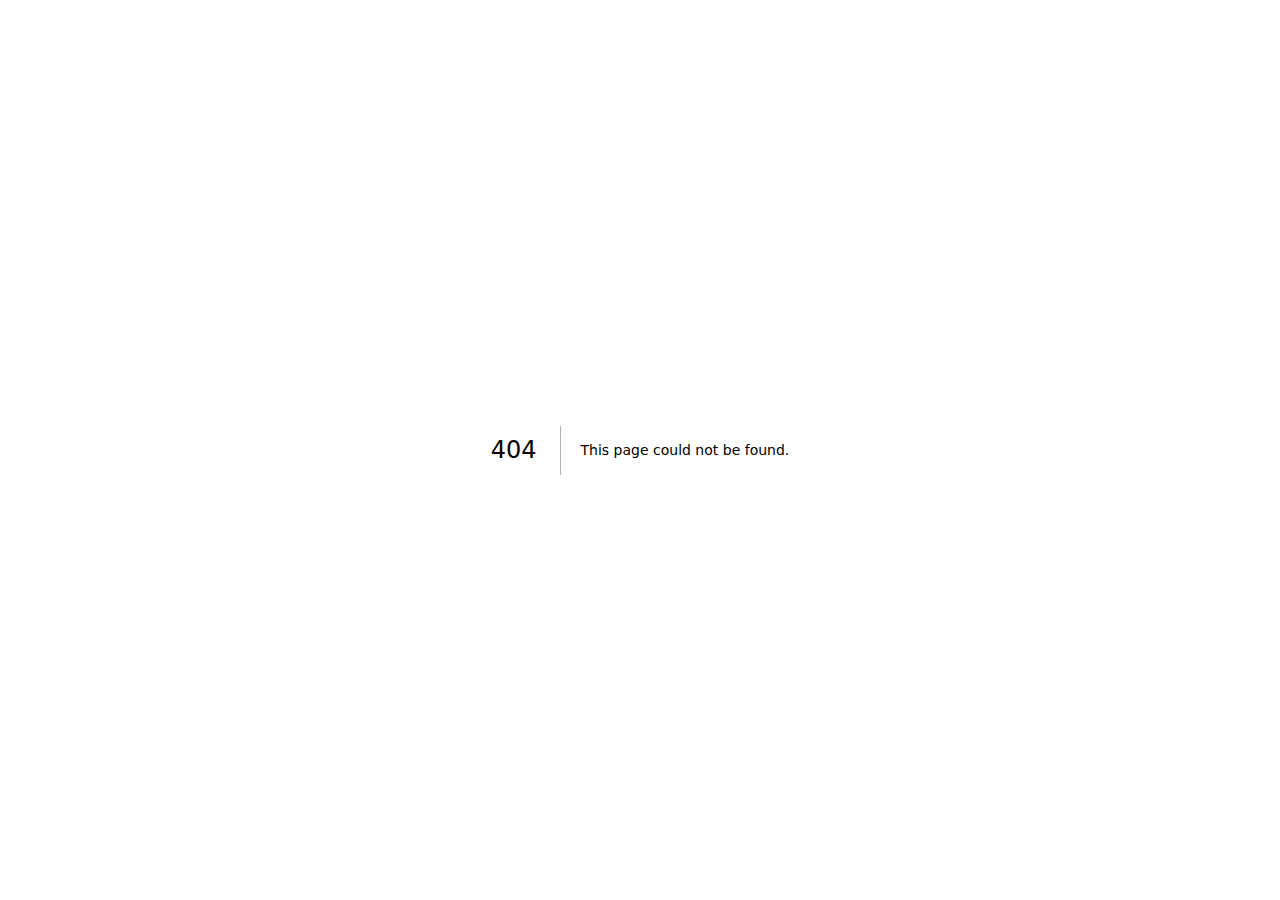
<file: 404/index.html>
<!DOCTYPE html><html lang="en"><head><meta charSet="utf-8"/><meta name="viewport" content="width=device-width, initial-scale=1"/><link rel="preload" href="/_next/static/media/4cf2300e9c8272f7-s.p.woff2" as="font" crossorigin="" type="font/woff2"/><link rel="preload" href="/_next/static/media/93f479601ee12b01-s.p.woff2" as="font" crossorigin="" type="font/woff2"/><link rel="stylesheet" href="/_next/static/css/de70bee13400563f.css" data-precedence="next"/><link rel="stylesheet" href="/_next/static/css/680a7fc08249eded.css" data-precedence="next"/><link rel="preload" as="script" fetchPriority="low" href="/_next/static/chunks/webpack-eef9b65c224c311c.js"/><script src="/_next/static/chunks/4bd1b696-4ad49f259c53d116.js" async=""></script><script src="/_next/static/chunks/684-e5928e48c83cbec0.js" async=""></script><script src="/_next/static/chunks/main-app-e7d4701ce2c2b529.js" async=""></script><script src="/_next/static/chunks/936-d7bcb2fd2c2f6163.js" async=""></script><script src="/_next/static/chunks/998-104c3fe2298783ff.js" async=""></script><script src="/_next/static/chunks/app/layout-f160a7d274861924.js" async=""></script><meta name="robots" content="noindex"/><meta name="next-size-adjust" content=""/><title>404: This page could not be found.</title><title>Azize M. Abg - Plant &amp; Animal Breeding Researcher</title><meta name="description" content="Master of Integrated Plant and Animal Breeding, Master of Animal Breeding and Genetics. Research in quantitative genetics, plant breeding, and animal genetics."/><meta name="author" content="Azize M. Abg"/><meta name="keywords" content="Azize M. Abg,Plant Breeding,Animal Genetics,Quantitative Genetics,PhD Research,Breeding Sciences"/><meta property="og:title" content="Azize M. Abg - Plant &amp; Animal Breeding Researcher"/><meta property="og:description" content="Advanced research in integrated plant and animal breeding methodologies"/><meta property="og:url" content="https://azizemabg.github.io/"/><meta property="og:site_name" content="Azize M. Abg"/><meta property="og:type" content="website"/><meta name="twitter:card" content="summary_large_image"/><meta name="twitter:title" content="Azize M. Abg - Plant &amp; Animal Breeding Researcher"/><meta name="twitter:description" content="Advanced research in integrated plant and animal breeding methodologies"/><link rel="icon" href="/logo.svg"/><script>document.querySelectorAll('body link[rel="icon"], body link[rel="apple-touch-icon"]').forEach(el => document.head.appendChild(el))</script><script src="/_next/static/chunks/polyfills-42372ed130431b0a.js" noModule=""></script></head><body class="__variable_188709 __variable_9a8899 antialiased bg-background text-foreground"><div hidden=""><!--$--><!--/$--></div><div style="font-family:system-ui,&quot;Segoe UI&quot;,Roboto,Helvetica,Arial,sans-serif,&quot;Apple Color Emoji&quot;,&quot;Segoe UI Emoji&quot;;height:100vh;text-align:center;display:flex;flex-direction:column;align-items:center;justify-content:center"><div><style>body{color:#000;background:#fff;margin:0}.next-error-h1{border-right:1px solid rgba(0,0,0,.3)}@media (prefers-color-scheme:dark){body{color:#fff;background:#000}.next-error-h1{border-right:1px solid rgba(255,255,255,.3)}}</style><h1 class="next-error-h1" style="display:inline-block;margin:0 20px 0 0;padding:0 23px 0 0;font-size:24px;font-weight:500;vertical-align:top;line-height:49px">404</h1><div style="display:inline-block"><h2 style="font-size:14px;font-weight:400;line-height:49px;margin:0">This page could not be found.</h2></div></div></div><!--$--><!--/$--><div role="region" aria-label="Notifications (F8)" tabindex="-1" style="pointer-events:none"><ol tabindex="-1" class="fixed top-0 z-[100] flex max-h-screen w-full flex-col-reverse p-4 sm:bottom-0 sm:right-0 sm:top-auto sm:flex-col md:max-w-[420px]"></ol></div><script src="/_next/static/chunks/webpack-eef9b65c224c311c.js" async=""></script><script>(self.__next_f=self.__next_f||[]).push([0])</script><script>self.__next_f.push([1,"1:\"$Sreact.fragment\"\n2:I[7555,[],\"\"]\n3:I[1295,[],\"\"]\n4:I[7323,[\"936\",\"static/chunks/936-d7bcb2fd2c2f6163.js\",\"998\",\"static/chunks/998-104c3fe2298783ff.js\",\"177\",\"static/chunks/app/layout-f160a7d274861924.js\"],\"Toaster\"]\n5:I[9665,[],\"OutletBoundary\"]\n8:I[4911,[],\"AsyncMetadataOutlet\"]\na:I[9665,[],\"ViewportBoundary\"]\nc:I[9665,[],\"MetadataBoundary\"]\ne:I[6614,[],\"\"]\n:HL[\"/_next/static/media/4cf2300e9c8272f7-s.p.woff2\",\"font\",{\"crossOrigin\":\"\",\"type\":\"font/woff2\"}]\n:HL[\"/_next/static/media/93f479601ee12b01-s.p.woff2\",\"font\",{\"crossOrigin\":\"\",\"type\":\"font/woff2\"}]\n:HL[\"/_next/static/css/de70bee13400563f.css\",\"style\"]\n:HL[\"/_next/static/css/680a7fc08249eded.css\",\"style\"]\n"])</script><script>self.__next_f.push([1,"0:{\"P\":null,\"b\":\"PK6CWD5hVHqE5wk-uCUZJ\",\"p\":\"\",\"c\":[\"\",\"_not-found\",\"\"],\"i\":false,\"f\":[[[\"\",{\"children\":[\"/_not-found\",{\"children\":[\"__PAGE__\",{}]}]},\"$undefined\",\"$undefined\",true],[\"\",[\"$\",\"$1\",\"c\",{\"children\":[[[\"$\",\"link\",\"0\",{\"rel\":\"stylesheet\",\"href\":\"/_next/static/css/de70bee13400563f.css\",\"precedence\":\"next\",\"crossOrigin\":\"$undefined\",\"nonce\":\"$undefined\"}],[\"$\",\"link\",\"1\",{\"rel\":\"stylesheet\",\"href\":\"/_next/static/css/680a7fc08249eded.css\",\"precedence\":\"next\",\"crossOrigin\":\"$undefined\",\"nonce\":\"$undefined\"}]],[\"$\",\"html\",null,{\"lang\":\"en\",\"suppressHydrationWarning\":true,\"children\":[\"$\",\"body\",null,{\"className\":\"__variable_188709 __variable_9a8899 antialiased bg-background text-foreground\",\"children\":[[\"$\",\"$L2\",null,{\"parallelRouterKey\":\"children\",\"error\":\"$undefined\",\"errorStyles\":\"$undefined\",\"errorScripts\":\"$undefined\",\"template\":[\"$\",\"$L3\",null,{}],\"templateStyles\":\"$undefined\",\"templateScripts\":\"$undefined\",\"notFound\":[[[\"$\",\"title\",null,{\"children\":\"404: This page could not be found.\"}],[\"$\",\"div\",null,{\"style\":{\"fontFamily\":\"system-ui,\\\"Segoe UI\\\",Roboto,Helvetica,Arial,sans-serif,\\\"Apple Color Emoji\\\",\\\"Segoe UI Emoji\\\"\",\"height\":\"100vh\",\"textAlign\":\"center\",\"display\":\"flex\",\"flexDirection\":\"column\",\"alignItems\":\"center\",\"justifyContent\":\"center\"},\"children\":[\"$\",\"div\",null,{\"children\":[[\"$\",\"style\",null,{\"dangerouslySetInnerHTML\":{\"__html\":\"body{color:#000;background:#fff;margin:0}.next-error-h1{border-right:1px solid rgba(0,0,0,.3)}@media (prefers-color-scheme:dark){body{color:#fff;background:#000}.next-error-h1{border-right:1px solid rgba(255,255,255,.3)}}\"}}],[\"$\",\"h1\",null,{\"className\":\"next-error-h1\",\"style\":{\"display\":\"inline-block\",\"margin\":\"0 20px 0 0\",\"padding\":\"0 23px 0 0\",\"fontSize\":24,\"fontWeight\":500,\"verticalAlign\":\"top\",\"lineHeight\":\"49px\"},\"children\":404}],[\"$\",\"div\",null,{\"style\":{\"display\":\"inline-block\"},\"children\":[\"$\",\"h2\",null,{\"style\":{\"fontSize\":14,\"fontWeight\":400,\"lineHeight\":\"49px\",\"margin\":0},\"children\":\"This page could not be found.\"}]}]]}]}]],[]],\"forbidden\":\"$undefined\",\"unauthorized\":\"$undefined\"}],[\"$\",\"$L4\",null,{}]]}]}]]}],{\"children\":[\"/_not-found\",[\"$\",\"$1\",\"c\",{\"children\":[null,[\"$\",\"$L2\",null,{\"parallelRouterKey\":\"children\",\"error\":\"$undefined\",\"errorStyles\":\"$undefined\",\"errorScripts\":\"$undefined\",\"template\":[\"$\",\"$L3\",null,{}],\"templateStyles\":\"$undefined\",\"templateScripts\":\"$undefined\",\"notFound\":\"$undefined\",\"forbidden\":\"$undefined\",\"unauthorized\":\"$undefined\"}]]}],{\"children\":[\"__PAGE__\",[\"$\",\"$1\",\"c\",{\"children\":[[[\"$\",\"title\",null,{\"children\":\"404: This page could not be found.\"}],[\"$\",\"div\",null,{\"style\":\"$0:f:0:1:1:props:children:1:props:children:props:children:0:props:notFound:0:1:props:style\",\"children\":[\"$\",\"div\",null,{\"children\":[[\"$\",\"style\",null,{\"dangerouslySetInnerHTML\":{\"__html\":\"body{color:#000;background:#fff;margin:0}.next-error-h1{border-right:1px solid rgba(0,0,0,.3)}@media (prefers-color-scheme:dark){body{color:#fff;background:#000}.next-error-h1{border-right:1px solid rgba(255,255,255,.3)}}\"}}],[\"$\",\"h1\",null,{\"className\":\"next-error-h1\",\"style\":\"$0:f:0:1:1:props:children:1:props:children:props:children:0:props:notFound:0:1:props:children:props:children:1:props:style\",\"children\":404}],[\"$\",\"div\",null,{\"style\":\"$0:f:0:1:1:props:children:1:props:children:props:children:0:props:notFound:0:1:props:children:props:children:2:props:style\",\"children\":[\"$\",\"h2\",null,{\"style\":\"$0:f:0:1:1:props:children:1:props:children:props:children:0:props:notFound:0:1:props:children:props:children:2:props:children:props:style\",\"children\":\"This page could not be found.\"}]}]]}]}]],null,[\"$\",\"$L5\",null,{\"children\":[\"$L6\",\"$L7\",[\"$\",\"$L8\",null,{\"promise\":\"$@9\"}]]}]]}],{},null,false]},null,false]},null,false],[\"$\",\"$1\",\"h\",{\"children\":[[\"$\",\"meta\",null,{\"name\":\"robots\",\"content\":\"noindex\"}],[\"$\",\"$1\",\"LKLcT73JzM9tbkjoZJqmnv\",{\"children\":[[\"$\",\"$La\",null,{\"children\":\"$Lb\"}],[\"$\",\"meta\",null,{\"name\":\"next-size-adjust\",\"content\":\"\"}]]}],[\"$\",\"$Lc\",null,{\"children\":\"$Ld\"}]]}],false]],\"m\":\"$undefined\",\"G\":[\"$e\",\"$undefined\"],\"s\":false,\"S\":true}\n"])</script><script>self.__next_f.push([1,"f:\"$Sreact.suspense\"\n10:I[4911,[],\"AsyncMetadata\"]\nd:[\"$\",\"div\",null,{\"hidden\":true,\"children\":[\"$\",\"$f\",null,{\"fallback\":null,\"children\":[\"$\",\"$L10\",null,{\"promise\":\"$@11\"}]}]}]\n7:null\n"])</script><script>self.__next_f.push([1,"b:[[\"$\",\"meta\",\"0\",{\"charSet\":\"utf-8\"}],[\"$\",\"meta\",\"1\",{\"name\":\"viewport\",\"content\":\"width=device-width, initial-scale=1\"}]]\n6:null\n"])</script><script>self.__next_f.push([1,"9:{\"metadata\":[[\"$\",\"title\",\"0\",{\"children\":\"Azize M. Abg - Plant \u0026 Animal Breeding Researcher\"}],[\"$\",\"meta\",\"1\",{\"name\":\"description\",\"content\":\"Master of Integrated Plant and Animal Breeding, Master of Animal Breeding and Genetics. Research in quantitative genetics, plant breeding, and animal genetics.\"}],[\"$\",\"meta\",\"2\",{\"name\":\"author\",\"content\":\"Azize M. Abg\"}],[\"$\",\"meta\",\"3\",{\"name\":\"keywords\",\"content\":\"Azize M. Abg,Plant Breeding,Animal Genetics,Quantitative Genetics,PhD Research,Breeding Sciences\"}],[\"$\",\"meta\",\"4\",{\"property\":\"og:title\",\"content\":\"Azize M. Abg - Plant \u0026 Animal Breeding Researcher\"}],[\"$\",\"meta\",\"5\",{\"property\":\"og:description\",\"content\":\"Advanced research in integrated plant and animal breeding methodologies\"}],[\"$\",\"meta\",\"6\",{\"property\":\"og:url\",\"content\":\"https://azizemabg.github.io/\"}],[\"$\",\"meta\",\"7\",{\"property\":\"og:site_name\",\"content\":\"Azize M. Abg\"}],[\"$\",\"meta\",\"8\",{\"property\":\"og:type\",\"content\":\"website\"}],[\"$\",\"meta\",\"9\",{\"name\":\"twitter:card\",\"content\":\"summary_large_image\"}],[\"$\",\"meta\",\"10\",{\"name\":\"twitter:title\",\"content\":\"Azize M. Abg - Plant \u0026 Animal Breeding Researcher\"}],[\"$\",\"meta\",\"11\",{\"name\":\"twitter:description\",\"content\":\"Advanced research in integrated plant and animal breeding methodologies\"}],[\"$\",\"link\",\"12\",{\"rel\":\"icon\",\"href\":\"/logo.svg\"}]],\"error\":null,\"digest\":\"$undefined\"}\n11:{\"metadata\":\"$9:metadata\",\"error\":null,\"digest\":\"$undefined\"}\n"])</script></body></html>
</file>
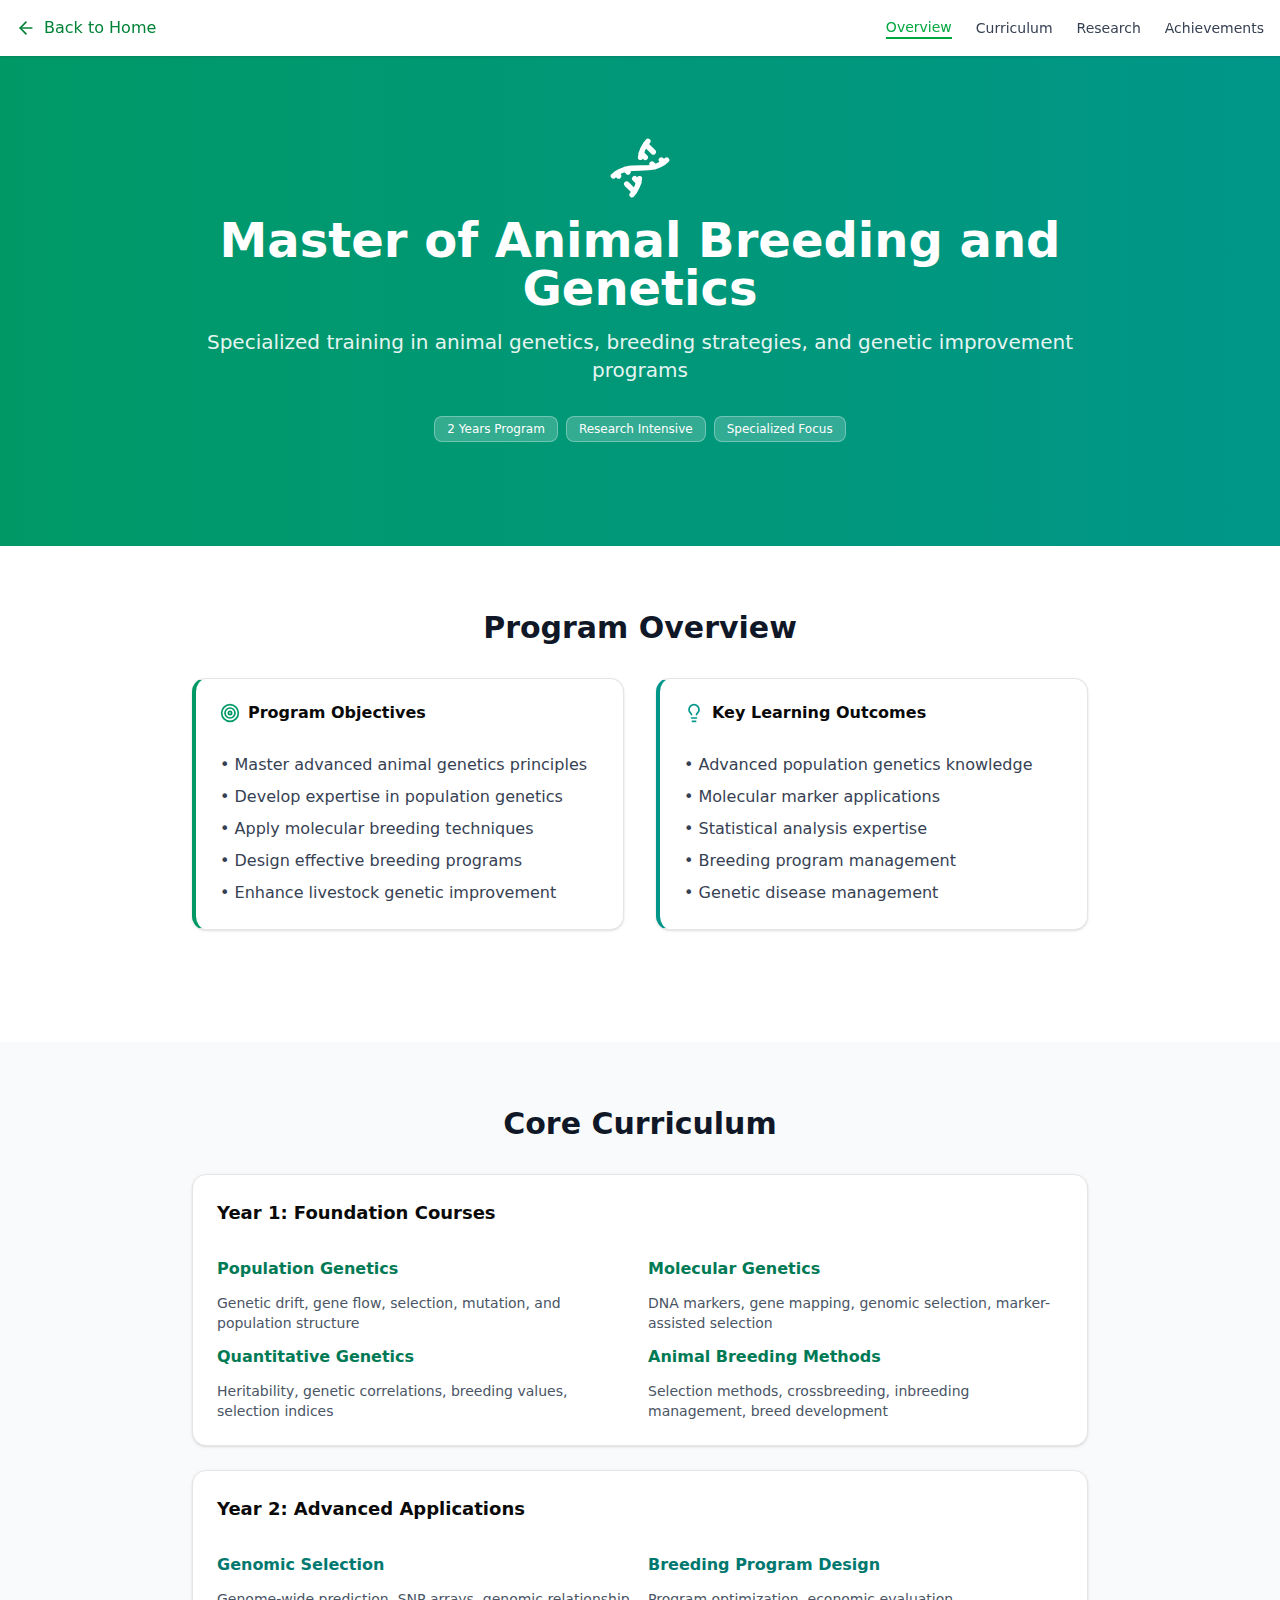
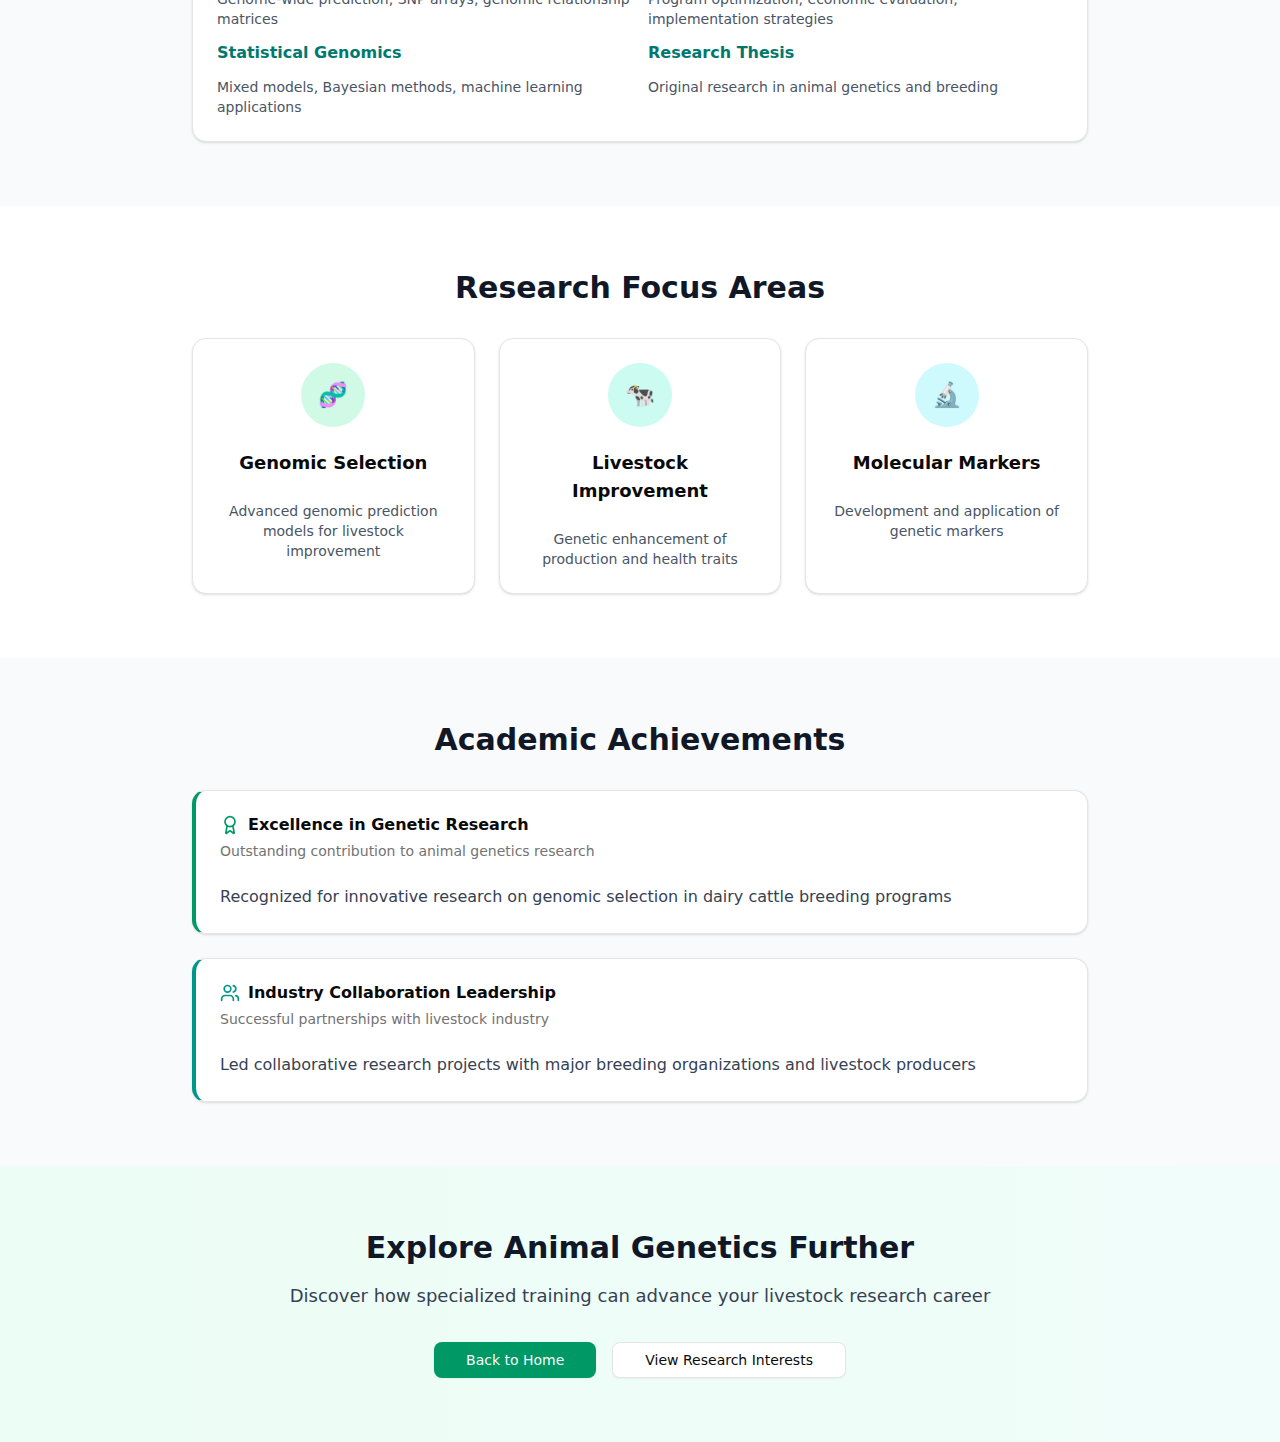
<file: education/animal-breeding-genetics/index.html>
<!DOCTYPE html><html lang="en"><head><meta charSet="utf-8"/><meta name="viewport" content="width=device-width, initial-scale=1"/><link rel="preload" href="/_next/static/media/4cf2300e9c8272f7-s.p.woff2" as="font" crossorigin="" type="font/woff2"/><link rel="preload" href="/_next/static/media/93f479601ee12b01-s.p.woff2" as="font" crossorigin="" type="font/woff2"/><link rel="stylesheet" href="/_next/static/css/de70bee13400563f.css" data-precedence="next"/><link rel="stylesheet" href="/_next/static/css/680a7fc08249eded.css" data-precedence="next"/><link rel="preload" as="script" fetchPriority="low" href="/_next/static/chunks/webpack-eef9b65c224c311c.js"/><script src="/_next/static/chunks/4bd1b696-4ad49f259c53d116.js" async=""></script><script src="/_next/static/chunks/684-e5928e48c83cbec0.js" async=""></script><script src="/_next/static/chunks/main-app-e7d4701ce2c2b529.js" async=""></script><script src="/_next/static/chunks/936-d7bcb2fd2c2f6163.js" async=""></script><script src="/_next/static/chunks/998-104c3fe2298783ff.js" async=""></script><script src="/_next/static/chunks/app/layout-f160a7d274861924.js" async=""></script><script src="/_next/static/chunks/37-d7067c54b9470417.js" async=""></script><script src="/_next/static/chunks/app/education/animal-breeding-genetics/page-b21e449e33374440.js" async=""></script><meta name="next-size-adjust" content=""/><title>Azize M. Abg - Plant &amp; Animal Breeding Researcher</title><meta name="description" content="Master of Integrated Plant and Animal Breeding, Master of Animal Breeding and Genetics. Research in quantitative genetics, plant breeding, and animal genetics."/><meta name="author" content="Azize M. Abg"/><meta name="keywords" content="Azize M. Abg,Plant Breeding,Animal Genetics,Quantitative Genetics,PhD Research,Breeding Sciences"/><meta property="og:title" content="Azize M. Abg - Plant &amp; Animal Breeding Researcher"/><meta property="og:description" content="Advanced research in integrated plant and animal breeding methodologies"/><meta property="og:url" content="https://azizemabg.github.io/"/><meta property="og:site_name" content="Azize M. Abg"/><meta property="og:type" content="website"/><meta name="twitter:card" content="summary_large_image"/><meta name="twitter:title" content="Azize M. Abg - Plant &amp; Animal Breeding Researcher"/><meta name="twitter:description" content="Advanced research in integrated plant and animal breeding methodologies"/><link rel="icon" href="/logo.svg"/><script>document.querySelectorAll('body link[rel="icon"], body link[rel="apple-touch-icon"]').forEach(el => document.head.appendChild(el))</script><script src="/_next/static/chunks/polyfills-42372ed130431b0a.js" noModule=""></script></head><body class="__variable_188709 __variable_9a8899 antialiased bg-background text-foreground"><div hidden=""><!--$--><!--/$--></div><div class="min-h-screen bg-gradient-to-br from-slate-50 to-slate-100"><nav class="sticky top-0 bg-white/95 backdrop-blur-sm shadow-sm z-40"><div class="container mx-auto px-4 py-4"><div class="flex items-center justify-between"><a class="flex items-center gap-2 text-green-700 hover:text-green-600 transition-colors" href="/"><svg xmlns="http://www.w3.org/2000/svg" width="24" height="24" viewBox="0 0 24 24" fill="none" stroke="currentColor" stroke-width="2" stroke-linecap="round" stroke-linejoin="round" class="lucide lucide-arrow-left w-5 h-5" aria-hidden="true"><path d="m12 19-7-7 7-7"></path><path d="M19 12H5"></path></svg><span class="font-medium">Back to Home</span></a><div class="hidden md:flex space-x-6"><button class="text-sm font-medium transition-colors hover:text-green-600 text-green-600 border-b-2 border-green-600">Overview</button><button class="text-sm font-medium transition-colors hover:text-green-600 text-gray-700">Curriculum</button><button class="text-sm font-medium transition-colors hover:text-green-600 text-gray-700">Research</button><button class="text-sm font-medium transition-colors hover:text-green-600 text-gray-700">Achievements</button></div></div></div></nav><section class="relative bg-gradient-to-r from-emerald-600 to-teal-600 text-white py-20"><div class="container mx-auto px-4"><div class="max-w-4xl mx-auto text-center"><div class="mb-6"><svg xmlns="http://www.w3.org/2000/svg" width="24" height="24" viewBox="0 0 24 24" fill="none" stroke="currentColor" stroke-width="2" stroke-linecap="round" stroke-linejoin="round" class="lucide lucide-dna w-16 h-16 mx-auto mb-4" aria-hidden="true"><path d="m10 16 1.5 1.5"></path><path d="m14 8-1.5-1.5"></path><path d="M15 2c-1.798 1.998-2.518 3.995-2.807 5.993"></path><path d="m16.5 10.5 1 1"></path><path d="m17 6-2.891-2.891"></path><path d="M2 15c6.667-6 13.333 0 20-6"></path><path d="m20 9 .891.891"></path><path d="M3.109 14.109 4 15"></path><path d="m6.5 12.5 1 1"></path><path d="m7 18 2.891 2.891"></path><path d="M9 22c1.798-1.998 2.518-3.995 2.807-5.993"></path></svg><h1 class="text-4xl md:text-5xl font-bold mb-4">Master of Animal Breeding and Genetics</h1><p class="text-xl mb-8 opacity-90">Specialized training in animal genetics, breeding strategies, and genetic improvement programs</p><div class="flex flex-wrap justify-center gap-2"><span data-slot="badge" class="inline-flex items-center justify-center rounded-md border text-xs font-medium w-fit whitespace-nowrap shrink-0 [&amp;&gt;svg]:size-3 gap-1 [&amp;&gt;svg]:pointer-events-none focus-visible:border-ring focus-visible:ring-ring/50 focus-visible:ring-[3px] aria-invalid:ring-destructive/20 dark:aria-invalid:ring-destructive/40 aria-invalid:border-destructive transition-[color,box-shadow] overflow-hidden [a&amp;]:hover:bg-secondary/90 px-3 py-1 bg-white/20 text-white border-white/30">2 Years Program</span><span data-slot="badge" class="inline-flex items-center justify-center rounded-md border text-xs font-medium w-fit whitespace-nowrap shrink-0 [&amp;&gt;svg]:size-3 gap-1 [&amp;&gt;svg]:pointer-events-none focus-visible:border-ring focus-visible:ring-ring/50 focus-visible:ring-[3px] aria-invalid:ring-destructive/20 dark:aria-invalid:ring-destructive/40 aria-invalid:border-destructive transition-[color,box-shadow] overflow-hidden [a&amp;]:hover:bg-secondary/90 px-3 py-1 bg-white/20 text-white border-white/30">Research Intensive</span><span data-slot="badge" class="inline-flex items-center justify-center rounded-md border text-xs font-medium w-fit whitespace-nowrap shrink-0 [&amp;&gt;svg]:size-3 gap-1 [&amp;&gt;svg]:pointer-events-none focus-visible:border-ring focus-visible:ring-ring/50 focus-visible:ring-[3px] aria-invalid:ring-destructive/20 dark:aria-invalid:ring-destructive/40 aria-invalid:border-destructive transition-[color,box-shadow] overflow-hidden [a&amp;]:hover:bg-secondary/90 px-3 py-1 bg-white/20 text-white border-white/30">Specialized Focus</span></div></div></div></div></section><section id="overview" class="py-16 bg-white"><div class="container mx-auto px-4"><div class="max-w-4xl mx-auto"><h2 class="text-3xl font-bold text-gray-900 mb-8 text-center">Program Overview</h2><div class="grid md:grid-cols-2 gap-8 mb-12"><div data-slot="card" class="bg-card text-card-foreground flex flex-col gap-6 rounded-xl border py-6 shadow-sm border-l-4 border-l-emerald-600"><div data-slot="card-header" class="@container/card-header grid auto-rows-min grid-rows-[auto_auto] items-start gap-1.5 px-6 has-data-[slot=card-action]:grid-cols-[1fr_auto] [.border-b]:pb-6"><div data-slot="card-title" class="leading-none font-semibold flex items-center gap-2"><svg xmlns="http://www.w3.org/2000/svg" width="24" height="24" viewBox="0 0 24 24" fill="none" stroke="currentColor" stroke-width="2" stroke-linecap="round" stroke-linejoin="round" class="lucide lucide-target w-5 h-5 text-emerald-600" aria-hidden="true"><circle cx="12" cy="12" r="10"></circle><circle cx="12" cy="12" r="6"></circle><circle cx="12" cy="12" r="2"></circle></svg>Program Objectives</div></div><div data-slot="card-content" class="px-6"><ul class="space-y-2 text-gray-700"><li>• Master advanced animal genetics principles</li><li>• Develop expertise in population genetics</li><li>• Apply molecular breeding techniques</li><li>• Design effective breeding programs</li><li>• Enhance livestock genetic improvement</li></ul></div></div><div data-slot="card" class="bg-card text-card-foreground flex flex-col gap-6 rounded-xl border py-6 shadow-sm border-l-4 border-l-teal-600"><div data-slot="card-header" class="@container/card-header grid auto-rows-min grid-rows-[auto_auto] items-start gap-1.5 px-6 has-data-[slot=card-action]:grid-cols-[1fr_auto] [.border-b]:pb-6"><div data-slot="card-title" class="leading-none font-semibold flex items-center gap-2"><svg xmlns="http://www.w3.org/2000/svg" width="24" height="24" viewBox="0 0 24 24" fill="none" stroke="currentColor" stroke-width="2" stroke-linecap="round" stroke-linejoin="round" class="lucide lucide-lightbulb w-5 h-5 text-teal-600" aria-hidden="true"><path d="M15 14c.2-1 .7-1.7 1.5-2.5 1-.9 1.5-2.2 1.5-3.5A6 6 0 0 0 6 8c0 1 .2 2.2 1.5 3.5.7.7 1.3 1.5 1.5 2.5"></path><path d="M9 18h6"></path><path d="M10 22h4"></path></svg>Key Learning Outcomes</div></div><div data-slot="card-content" class="px-6"><ul class="space-y-2 text-gray-700"><li>• Advanced population genetics knowledge</li><li>• Molecular marker applications</li><li>• Statistical analysis expertise</li><li>• Breeding program management</li><li>• Genetic disease management</li></ul></div></div></div></div></div></section><section id="curriculum" class="py-16 bg-gray-50"><div class="container mx-auto px-4"><div class="max-w-4xl mx-auto"><h2 class="text-3xl font-bold text-gray-900 mb-8 text-center">Core Curriculum</h2><div class="space-y-6"><div data-slot="card" class="bg-card text-card-foreground flex flex-col gap-6 rounded-xl border py-6 shadow-sm hover:shadow-lg transition-shadow"><div data-slot="card-header" class="@container/card-header grid auto-rows-min grid-rows-[auto_auto] items-start gap-1.5 px-6 has-data-[slot=card-action]:grid-cols-[1fr_auto] [.border-b]:pb-6"><div data-slot="card-title" class="font-semibold text-lg">Year 1: Foundation Courses</div></div><div data-slot="card-content" class="px-6"><div class="grid md:grid-cols-2 gap-4"><div class="space-y-3"><h4 class="font-semibold text-emerald-700">Population Genetics</h4><p class="text-sm text-gray-600">Genetic drift, gene flow, selection, mutation, and population structure</p><h4 class="font-semibold text-emerald-700">Quantitative Genetics</h4><p class="text-sm text-gray-600">Heritability, genetic correlations, breeding values, selection indices</p></div><div class="space-y-3"><h4 class="font-semibold text-emerald-700">Molecular Genetics</h4><p class="text-sm text-gray-600">DNA markers, gene mapping, genomic selection, marker-assisted selection</p><h4 class="font-semibold text-emerald-700">Animal Breeding Methods</h4><p class="text-sm text-gray-600">Selection methods, crossbreeding, inbreeding management, breed development</p></div></div></div></div><div data-slot="card" class="bg-card text-card-foreground flex flex-col gap-6 rounded-xl border py-6 shadow-sm hover:shadow-lg transition-shadow"><div data-slot="card-header" class="@container/card-header grid auto-rows-min grid-rows-[auto_auto] items-start gap-1.5 px-6 has-data-[slot=card-action]:grid-cols-[1fr_auto] [.border-b]:pb-6"><div data-slot="card-title" class="font-semibold text-lg">Year 2: Advanced Applications</div></div><div data-slot="card-content" class="px-6"><div class="grid md:grid-cols-2 gap-4"><div class="space-y-3"><h4 class="font-semibold text-teal-700">Genomic Selection</h4><p class="text-sm text-gray-600">Genome-wide prediction, SNP arrays, genomic relationship matrices</p><h4 class="font-semibold text-teal-700">Statistical Genomics</h4><p class="text-sm text-gray-600">Mixed models, Bayesian methods, machine learning applications</p></div><div class="space-y-3"><h4 class="font-semibold text-teal-700">Breeding Program Design</h4><p class="text-sm text-gray-600">Program optimization, economic evaluation, implementation strategies</p><h4 class="font-semibold text-teal-700">Research Thesis</h4><p class="text-sm text-gray-600">Original research in animal genetics and breeding</p></div></div></div></div></div></div></div></section><section id="research" class="py-16 bg-white"><div class="container mx-auto px-4"><div class="max-w-4xl mx-auto"><h2 class="text-3xl font-bold text-gray-900 mb-8 text-center">Research Focus Areas</h2><div class="grid md:grid-cols-3 gap-6"><div data-slot="card" class="bg-card text-card-foreground flex flex-col gap-6 rounded-xl border py-6 shadow-sm text-center hover:shadow-lg transition-all duration-300 transform hover:-translate-y-2"><div data-slot="card-header" class="@container/card-header grid auto-rows-min grid-rows-[auto_auto] items-start gap-1.5 px-6 has-data-[slot=card-action]:grid-cols-[1fr_auto] [.border-b]:pb-6"><div class="w-16 h-16 mx-auto mb-4 bg-emerald-100 rounded-full flex items-center justify-center"><span class="text-2xl">🧬</span></div><div data-slot="card-title" class="font-semibold text-lg">Genomic Selection</div></div><div data-slot="card-content" class="px-6"><p class="text-sm text-gray-600">Advanced genomic prediction models for livestock improvement</p></div></div><div data-slot="card" class="bg-card text-card-foreground flex flex-col gap-6 rounded-xl border py-6 shadow-sm text-center hover:shadow-lg transition-all duration-300 transform hover:-translate-y-2"><div data-slot="card-header" class="@container/card-header grid auto-rows-min grid-rows-[auto_auto] items-start gap-1.5 px-6 has-data-[slot=card-action]:grid-cols-[1fr_auto] [.border-b]:pb-6"><div class="w-16 h-16 mx-auto mb-4 bg-teal-100 rounded-full flex items-center justify-center"><span class="text-2xl">🐄</span></div><div data-slot="card-title" class="font-semibold text-lg">Livestock Improvement</div></div><div data-slot="card-content" class="px-6"><p class="text-sm text-gray-600">Genetic enhancement of production and health traits</p></div></div><div data-slot="card" class="bg-card text-card-foreground flex flex-col gap-6 rounded-xl border py-6 shadow-sm text-center hover:shadow-lg transition-all duration-300 transform hover:-translate-y-2"><div data-slot="card-header" class="@container/card-header grid auto-rows-min grid-rows-[auto_auto] items-start gap-1.5 px-6 has-data-[slot=card-action]:grid-cols-[1fr_auto] [.border-b]:pb-6"><div class="w-16 h-16 mx-auto mb-4 bg-cyan-100 rounded-full flex items-center justify-center"><span class="text-2xl">🔬</span></div><div data-slot="card-title" class="font-semibold text-lg">Molecular Markers</div></div><div data-slot="card-content" class="px-6"><p class="text-sm text-gray-600">Development and application of genetic markers</p></div></div></div></div></div></section><section id="achievements" class="py-16 bg-gray-50"><div class="container mx-auto px-4"><div class="max-w-4xl mx-auto"><h2 class="text-3xl font-bold text-gray-900 mb-8 text-center">Academic Achievements</h2><div class="space-y-6"><div data-slot="card" class="bg-card text-card-foreground flex flex-col gap-6 rounded-xl border py-6 shadow-sm border-l-4 border-l-emerald-600"><div data-slot="card-header" class="@container/card-header grid auto-rows-min grid-rows-[auto_auto] items-start gap-1.5 px-6 has-data-[slot=card-action]:grid-cols-[1fr_auto] [.border-b]:pb-6"><div data-slot="card-title" class="leading-none font-semibold flex items-center gap-2"><svg xmlns="http://www.w3.org/2000/svg" width="24" height="24" viewBox="0 0 24 24" fill="none" stroke="currentColor" stroke-width="2" stroke-linecap="round" stroke-linejoin="round" class="lucide lucide-award w-5 h-5 text-emerald-600" aria-hidden="true"><path d="m15.477 12.89 1.515 8.526a.5.5 0 0 1-.81.47l-3.58-2.687a1 1 0 0 0-1.197 0l-3.586 2.686a.5.5 0 0 1-.81-.469l1.514-8.526"></path><circle cx="12" cy="8" r="6"></circle></svg>Excellence in Genetic Research</div><div data-slot="card-description" class="text-muted-foreground text-sm">Outstanding contribution to animal genetics research</div></div><div data-slot="card-content" class="px-6"><p class="text-gray-700">Recognized for innovative research on genomic selection in dairy cattle breeding programs</p></div></div><div data-slot="card" class="bg-card text-card-foreground flex flex-col gap-6 rounded-xl border py-6 shadow-sm border-l-4 border-l-teal-600"><div data-slot="card-header" class="@container/card-header grid auto-rows-min grid-rows-[auto_auto] items-start gap-1.5 px-6 has-data-[slot=card-action]:grid-cols-[1fr_auto] [.border-b]:pb-6"><div data-slot="card-title" class="leading-none font-semibold flex items-center gap-2"><svg xmlns="http://www.w3.org/2000/svg" width="24" height="24" viewBox="0 0 24 24" fill="none" stroke="currentColor" stroke-width="2" stroke-linecap="round" stroke-linejoin="round" class="lucide lucide-users w-5 h-5 text-teal-600" aria-hidden="true"><path d="M16 21v-2a4 4 0 0 0-4-4H6a4 4 0 0 0-4 4v2"></path><path d="M16 3.128a4 4 0 0 1 0 7.744"></path><path d="M22 21v-2a4 4 0 0 0-3-3.87"></path><circle cx="9" cy="7" r="4"></circle></svg>Industry Collaboration Leadership</div><div data-slot="card-description" class="text-muted-foreground text-sm">Successful partnerships with livestock industry</div></div><div data-slot="card-content" class="px-6"><p class="text-gray-700">Led collaborative research projects with major breeding organizations and livestock producers</p></div></div></div></div></div></section><section class="py-16 bg-gradient-to-r from-emerald-50 to-teal-50"><div class="container mx-auto px-4 text-center"><h2 class="text-3xl font-bold text-gray-900 mb-4">Explore Animal Genetics Further</h2><p class="text-lg text-gray-700 mb-8">Discover how specialized training can advance your livestock research career</p><div class="flex flex-col sm:flex-row justify-center gap-4"><a href="/"><button data-slot="button" class="inline-flex items-center justify-center gap-2 whitespace-nowrap rounded-md text-sm font-medium transition-all disabled:pointer-events-none disabled:opacity-50 [&amp;_svg]:pointer-events-none [&amp;_svg:not([class*=&#x27;size-&#x27;])]:size-4 shrink-0 [&amp;_svg]:shrink-0 outline-none focus-visible:border-ring focus-visible:ring-ring/50 focus-visible:ring-[3px] aria-invalid:ring-destructive/20 dark:aria-invalid:ring-destructive/40 aria-invalid:border-destructive text-primary-foreground shadow-xs h-9 has-[&gt;svg]:px-3 bg-emerald-600 hover:bg-emerald-700 px-8 py-3">Back to Home</button></a><a href="/research/"><button data-slot="button" class="inline-flex items-center justify-center gap-2 whitespace-nowrap rounded-md text-sm font-medium transition-all disabled:pointer-events-none disabled:opacity-50 [&amp;_svg]:pointer-events-none [&amp;_svg:not([class*=&#x27;size-&#x27;])]:size-4 shrink-0 [&amp;_svg]:shrink-0 outline-none focus-visible:border-ring focus-visible:ring-ring/50 focus-visible:ring-[3px] aria-invalid:ring-destructive/20 dark:aria-invalid:ring-destructive/40 aria-invalid:border-destructive border bg-background shadow-xs hover:bg-accent hover:text-accent-foreground dark:bg-input/30 dark:border-input dark:hover:bg-input/50 h-9 has-[&gt;svg]:px-3 px-8 py-3">View Research Interests</button></a></div></div></section></div><!--$--><!--/$--><div role="region" aria-label="Notifications (F8)" tabindex="-1" style="pointer-events:none"><ol tabindex="-1" class="fixed top-0 z-[100] flex max-h-screen w-full flex-col-reverse p-4 sm:bottom-0 sm:right-0 sm:top-auto sm:flex-col md:max-w-[420px]"></ol></div><script src="/_next/static/chunks/webpack-eef9b65c224c311c.js" async=""></script><script>(self.__next_f=self.__next_f||[]).push([0])</script><script>self.__next_f.push([1,"1:\"$Sreact.fragment\"\n2:I[7555,[],\"\"]\n3:I[1295,[],\"\"]\n4:I[7323,[\"936\",\"static/chunks/936-d7bcb2fd2c2f6163.js\",\"998\",\"static/chunks/998-104c3fe2298783ff.js\",\"177\",\"static/chunks/app/layout-f160a7d274861924.js\"],\"Toaster\"]\n5:I[894,[],\"ClientPageRoot\"]\n6:I[3402,[\"936\",\"static/chunks/936-d7bcb2fd2c2f6163.js\",\"37\",\"static/chunks/37-d7067c54b9470417.js\",\"528\",\"static/chunks/app/education/animal-breeding-genetics/page-b21e449e33374440.js\"],\"default\"]\n9:I[9665,[],\"OutletBoundary\"]\nc:I[4911,[],\"AsyncMetadataOutlet\"]\ne:I[9665,[],\"ViewportBoundary\"]\n10:I[9665,[],\"MetadataBoundary\"]\n12:I[6614,[],\"\"]\n:HL[\"/_next/static/media/4cf2300e9c8272f7-s.p.woff2\",\"font\",{\"crossOrigin\":\"\",\"type\":\"font/woff2\"}]\n:HL[\"/_next/static/media/93f479601ee12b01-s.p.woff2\",\"font\",{\"crossOrigin\":\"\",\"type\":\"font/woff2\"}]\n:HL[\"/_next/static/css/de70bee13400563f.css\",\"style\"]\n:HL[\"/_next/static/css/680a7fc08249eded.css\",\"style\"]\n"])</script><script>self.__next_f.push([1,"0:{\"P\":null,\"b\":\"PK6CWD5hVHqE5wk-uCUZJ\",\"p\":\"\",\"c\":[\"\",\"education\",\"animal-breeding-genetics\",\"\"],\"i\":false,\"f\":[[[\"\",{\"children\":[\"education\",{\"children\":[\"animal-breeding-genetics\",{\"children\":[\"__PAGE__\",{}]}]}]},\"$undefined\",\"$undefined\",true],[\"\",[\"$\",\"$1\",\"c\",{\"children\":[[[\"$\",\"link\",\"0\",{\"rel\":\"stylesheet\",\"href\":\"/_next/static/css/de70bee13400563f.css\",\"precedence\":\"next\",\"crossOrigin\":\"$undefined\",\"nonce\":\"$undefined\"}],[\"$\",\"link\",\"1\",{\"rel\":\"stylesheet\",\"href\":\"/_next/static/css/680a7fc08249eded.css\",\"precedence\":\"next\",\"crossOrigin\":\"$undefined\",\"nonce\":\"$undefined\"}]],[\"$\",\"html\",null,{\"lang\":\"en\",\"suppressHydrationWarning\":true,\"children\":[\"$\",\"body\",null,{\"className\":\"__variable_188709 __variable_9a8899 antialiased bg-background text-foreground\",\"children\":[[\"$\",\"$L2\",null,{\"parallelRouterKey\":\"children\",\"error\":\"$undefined\",\"errorStyles\":\"$undefined\",\"errorScripts\":\"$undefined\",\"template\":[\"$\",\"$L3\",null,{}],\"templateStyles\":\"$undefined\",\"templateScripts\":\"$undefined\",\"notFound\":[[[\"$\",\"title\",null,{\"children\":\"404: This page could not be found.\"}],[\"$\",\"div\",null,{\"style\":{\"fontFamily\":\"system-ui,\\\"Segoe UI\\\",Roboto,Helvetica,Arial,sans-serif,\\\"Apple Color Emoji\\\",\\\"Segoe UI Emoji\\\"\",\"height\":\"100vh\",\"textAlign\":\"center\",\"display\":\"flex\",\"flexDirection\":\"column\",\"alignItems\":\"center\",\"justifyContent\":\"center\"},\"children\":[\"$\",\"div\",null,{\"children\":[[\"$\",\"style\",null,{\"dangerouslySetInnerHTML\":{\"__html\":\"body{color:#000;background:#fff;margin:0}.next-error-h1{border-right:1px solid rgba(0,0,0,.3)}@media (prefers-color-scheme:dark){body{color:#fff;background:#000}.next-error-h1{border-right:1px solid rgba(255,255,255,.3)}}\"}}],[\"$\",\"h1\",null,{\"className\":\"next-error-h1\",\"style\":{\"display\":\"inline-block\",\"margin\":\"0 20px 0 0\",\"padding\":\"0 23px 0 0\",\"fontSize\":24,\"fontWeight\":500,\"verticalAlign\":\"top\",\"lineHeight\":\"49px\"},\"children\":404}],[\"$\",\"div\",null,{\"style\":{\"display\":\"inline-block\"},\"children\":[\"$\",\"h2\",null,{\"style\":{\"fontSize\":14,\"fontWeight\":400,\"lineHeight\":\"49px\",\"margin\":0},\"children\":\"This page could not be found.\"}]}]]}]}]],[]],\"forbidden\":\"$undefined\",\"unauthorized\":\"$undefined\"}],[\"$\",\"$L4\",null,{}]]}]}]]}],{\"children\":[\"education\",[\"$\",\"$1\",\"c\",{\"children\":[null,[\"$\",\"$L2\",null,{\"parallelRouterKey\":\"children\",\"error\":\"$undefined\",\"errorStyles\":\"$undefined\",\"errorScripts\":\"$undefined\",\"template\":[\"$\",\"$L3\",null,{}],\"templateStyles\":\"$undefined\",\"templateScripts\":\"$undefined\",\"notFound\":\"$undefined\",\"forbidden\":\"$undefined\",\"unauthorized\":\"$undefined\"}]]}],{\"children\":[\"animal-breeding-genetics\",[\"$\",\"$1\",\"c\",{\"children\":[null,[\"$\",\"$L2\",null,{\"parallelRouterKey\":\"children\",\"error\":\"$undefined\",\"errorStyles\":\"$undefined\",\"errorScripts\":\"$undefined\",\"template\":[\"$\",\"$L3\",null,{}],\"templateStyles\":\"$undefined\",\"templateScripts\":\"$undefined\",\"notFound\":\"$undefined\",\"forbidden\":\"$undefined\",\"unauthorized\":\"$undefined\"}]]}],{\"children\":[\"__PAGE__\",[\"$\",\"$1\",\"c\",{\"children\":[[\"$\",\"$L5\",null,{\"Component\":\"$6\",\"searchParams\":{},\"params\":{},\"promises\":[\"$@7\",\"$@8\"]}],null,[\"$\",\"$L9\",null,{\"children\":[\"$La\",\"$Lb\",[\"$\",\"$Lc\",null,{\"promise\":\"$@d\"}]]}]]}],{},null,false]},null,false]},null,false]},null,false],[\"$\",\"$1\",\"h\",{\"children\":[null,[\"$\",\"$1\",\"zVSovEPonDIM_oyZaTzgsv\",{\"children\":[[\"$\",\"$Le\",null,{\"children\":\"$Lf\"}],[\"$\",\"meta\",null,{\"name\":\"next-size-adjust\",\"content\":\"\"}]]}],[\"$\",\"$L10\",null,{\"children\":\"$L11\"}]]}],false]],\"m\":\"$undefined\",\"G\":[\"$12\",\"$undefined\"],\"s\":false,\"S\":true}\n"])</script><script>self.__next_f.push([1,"13:\"$Sreact.suspense\"\n14:I[4911,[],\"AsyncMetadata\"]\n7:{}\n8:{}\n11:[\"$\",\"div\",null,{\"hidden\":true,\"children\":[\"$\",\"$13\",null,{\"fallback\":null,\"children\":[\"$\",\"$L14\",null,{\"promise\":\"$@15\"}]}]}]\n"])</script><script>self.__next_f.push([1,"b:null\n"])</script><script>self.__next_f.push([1,"f:[[\"$\",\"meta\",\"0\",{\"charSet\":\"utf-8\"}],[\"$\",\"meta\",\"1\",{\"name\":\"viewport\",\"content\":\"width=device-width, initial-scale=1\"}]]\na:null\n"])</script><script>self.__next_f.push([1,"d:{\"metadata\":[[\"$\",\"title\",\"0\",{\"children\":\"Azize M. Abg - Plant \u0026 Animal Breeding Researcher\"}],[\"$\",\"meta\",\"1\",{\"name\":\"description\",\"content\":\"Master of Integrated Plant and Animal Breeding, Master of Animal Breeding and Genetics. Research in quantitative genetics, plant breeding, and animal genetics.\"}],[\"$\",\"meta\",\"2\",{\"name\":\"author\",\"content\":\"Azize M. Abg\"}],[\"$\",\"meta\",\"3\",{\"name\":\"keywords\",\"content\":\"Azize M. Abg,Plant Breeding,Animal Genetics,Quantitative Genetics,PhD Research,Breeding Sciences\"}],[\"$\",\"meta\",\"4\",{\"property\":\"og:title\",\"content\":\"Azize M. Abg - Plant \u0026 Animal Breeding Researcher\"}],[\"$\",\"meta\",\"5\",{\"property\":\"og:description\",\"content\":\"Advanced research in integrated plant and animal breeding methodologies\"}],[\"$\",\"meta\",\"6\",{\"property\":\"og:url\",\"content\":\"https://azizemabg.github.io/\"}],[\"$\",\"meta\",\"7\",{\"property\":\"og:site_name\",\"content\":\"Azize M. Abg\"}],[\"$\",\"meta\",\"8\",{\"property\":\"og:type\",\"content\":\"website\"}],[\"$\",\"meta\",\"9\",{\"name\":\"twitter:card\",\"content\":\"summary_large_image\"}],[\"$\",\"meta\",\"10\",{\"name\":\"twitter:title\",\"content\":\"Azize M. Abg - Plant \u0026 Animal Breeding Researcher\"}],[\"$\",\"meta\",\"11\",{\"name\":\"twitter:description\",\"content\":\"Advanced research in integrated plant and animal breeding methodologies\"}],[\"$\",\"link\",\"12\",{\"rel\":\"icon\",\"href\":\"/logo.svg\"}]],\"error\":null,\"digest\":\"$undefined\"}\n15:{\"metadata\":\"$d:metadata\",\"error\":null,\"digest\":\"$undefined\"}\n"])</script></body></html>
</file>
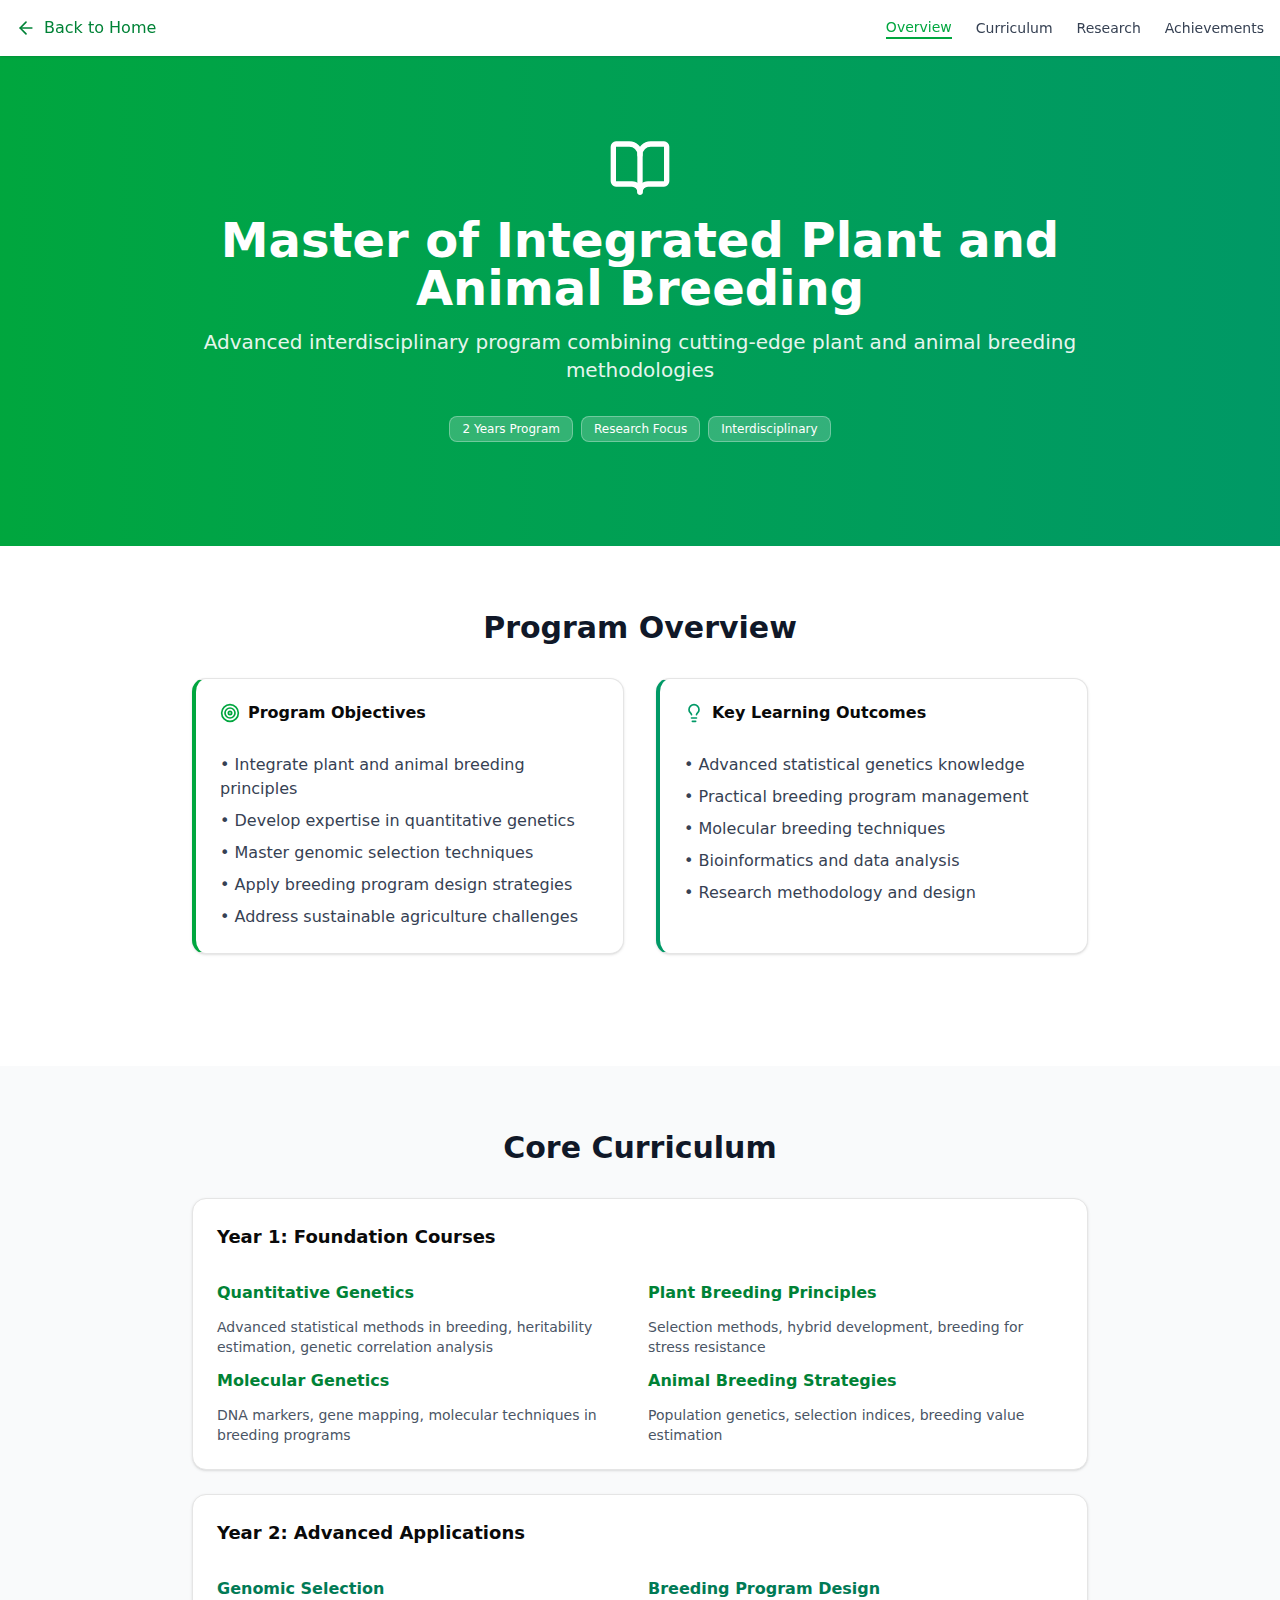
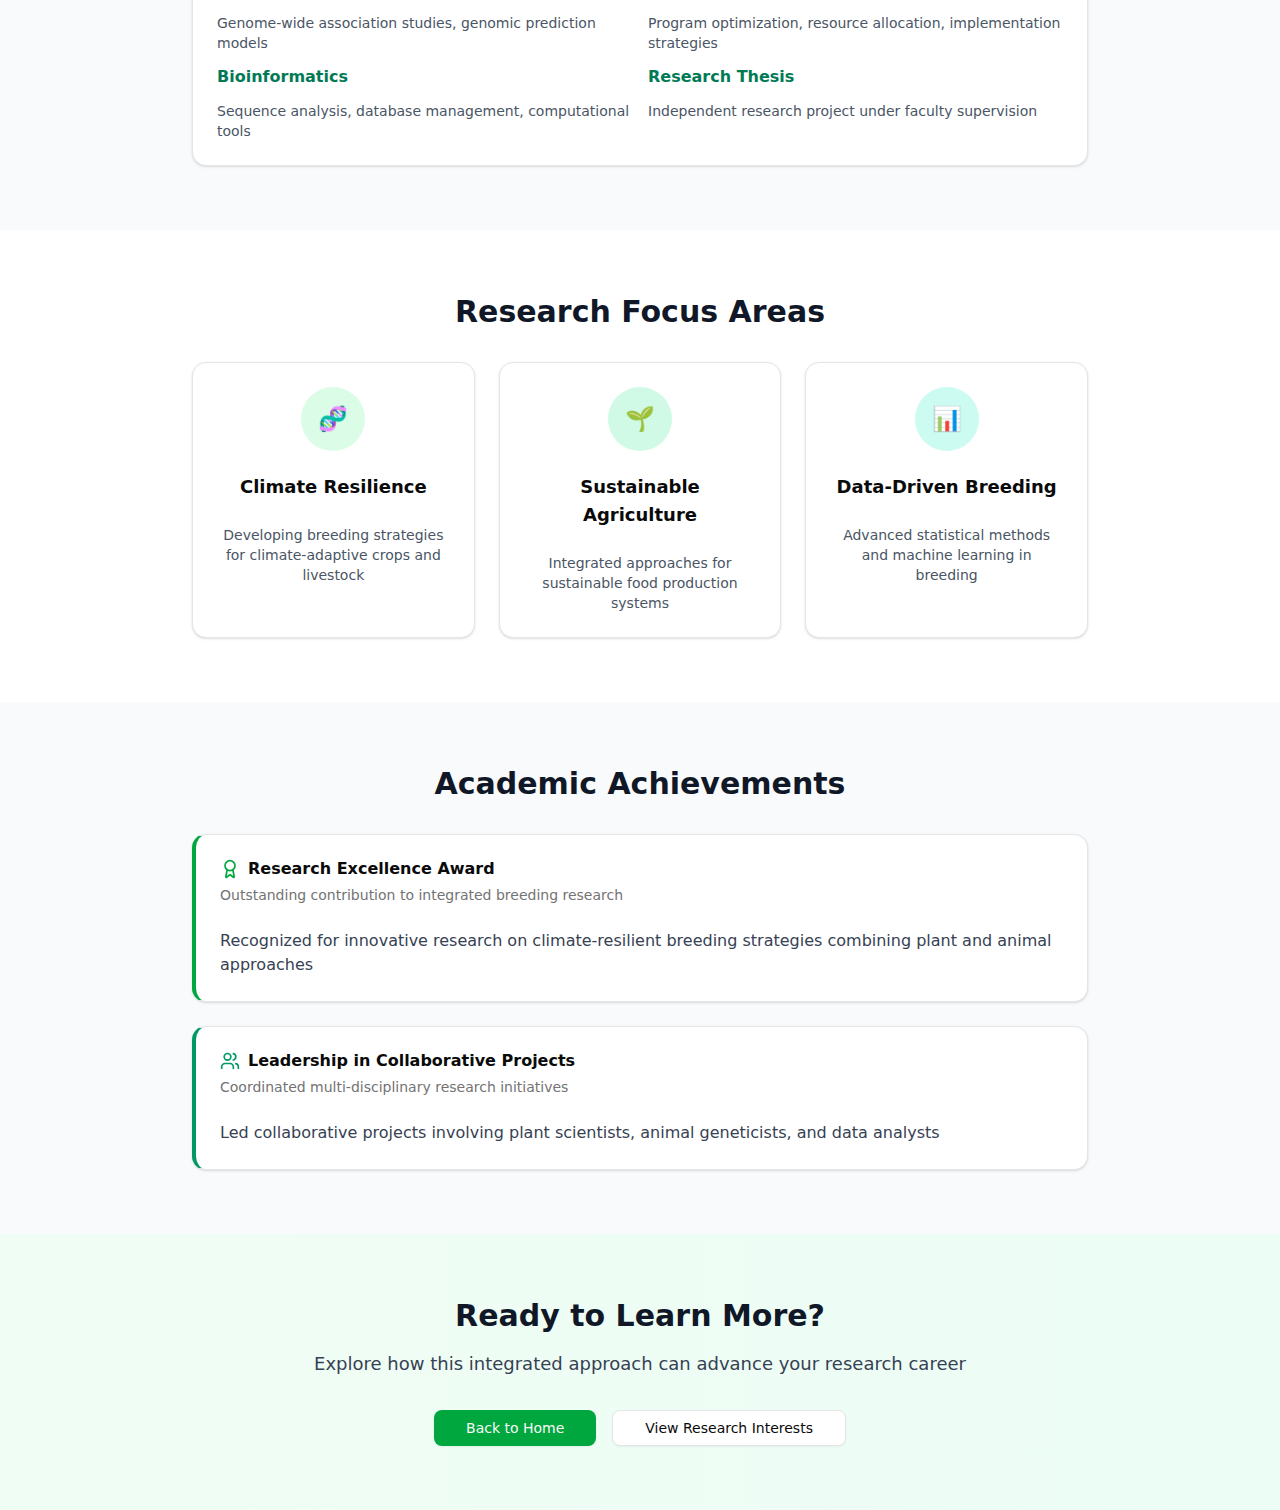
<file: education/integrated-plant-animal-breeding/index.html>
<!DOCTYPE html><html lang="en"><head><meta charSet="utf-8"/><meta name="viewport" content="width=device-width, initial-scale=1"/><link rel="preload" href="/_next/static/media/4cf2300e9c8272f7-s.p.woff2" as="font" crossorigin="" type="font/woff2"/><link rel="preload" href="/_next/static/media/93f479601ee12b01-s.p.woff2" as="font" crossorigin="" type="font/woff2"/><link rel="stylesheet" href="/_next/static/css/de70bee13400563f.css" data-precedence="next"/><link rel="stylesheet" href="/_next/static/css/680a7fc08249eded.css" data-precedence="next"/><link rel="preload" as="script" fetchPriority="low" href="/_next/static/chunks/webpack-eef9b65c224c311c.js"/><script src="/_next/static/chunks/4bd1b696-4ad49f259c53d116.js" async=""></script><script src="/_next/static/chunks/684-e5928e48c83cbec0.js" async=""></script><script src="/_next/static/chunks/main-app-e7d4701ce2c2b529.js" async=""></script><script src="/_next/static/chunks/936-d7bcb2fd2c2f6163.js" async=""></script><script src="/_next/static/chunks/998-104c3fe2298783ff.js" async=""></script><script src="/_next/static/chunks/app/layout-f160a7d274861924.js" async=""></script><script src="/_next/static/chunks/37-d7067c54b9470417.js" async=""></script><script src="/_next/static/chunks/app/education/integrated-plant-animal-breeding/page-49dbede147b863a3.js" async=""></script><meta name="next-size-adjust" content=""/><title>Azize M. Abg - Plant &amp; Animal Breeding Researcher</title><meta name="description" content="Master of Integrated Plant and Animal Breeding, Master of Animal Breeding and Genetics. Research in quantitative genetics, plant breeding, and animal genetics."/><meta name="author" content="Azize M. Abg"/><meta name="keywords" content="Azize M. Abg,Plant Breeding,Animal Genetics,Quantitative Genetics,PhD Research,Breeding Sciences"/><meta property="og:title" content="Azize M. Abg - Plant &amp; Animal Breeding Researcher"/><meta property="og:description" content="Advanced research in integrated plant and animal breeding methodologies"/><meta property="og:url" content="https://azizemabg.github.io/"/><meta property="og:site_name" content="Azize M. Abg"/><meta property="og:type" content="website"/><meta name="twitter:card" content="summary_large_image"/><meta name="twitter:title" content="Azize M. Abg - Plant &amp; Animal Breeding Researcher"/><meta name="twitter:description" content="Advanced research in integrated plant and animal breeding methodologies"/><link rel="icon" href="/logo.svg"/><script>document.querySelectorAll('body link[rel="icon"], body link[rel="apple-touch-icon"]').forEach(el => document.head.appendChild(el))</script><script src="/_next/static/chunks/polyfills-42372ed130431b0a.js" noModule=""></script></head><body class="__variable_188709 __variable_9a8899 antialiased bg-background text-foreground"><div hidden=""><!--$--><!--/$--></div><div class="min-h-screen bg-gradient-to-br from-slate-50 to-slate-100"><nav class="sticky top-0 bg-white/95 backdrop-blur-sm shadow-sm z-40"><div class="container mx-auto px-4 py-4"><div class="flex items-center justify-between"><a class="flex items-center gap-2 text-green-700 hover:text-green-600 transition-colors" href="/"><svg xmlns="http://www.w3.org/2000/svg" width="24" height="24" viewBox="0 0 24 24" fill="none" stroke="currentColor" stroke-width="2" stroke-linecap="round" stroke-linejoin="round" class="lucide lucide-arrow-left w-5 h-5" aria-hidden="true"><path d="m12 19-7-7 7-7"></path><path d="M19 12H5"></path></svg><span class="font-medium">Back to Home</span></a><div class="hidden md:flex space-x-6"><button class="text-sm font-medium transition-colors hover:text-green-600 text-green-600 border-b-2 border-green-600">Overview</button><button class="text-sm font-medium transition-colors hover:text-green-600 text-gray-700">Curriculum</button><button class="text-sm font-medium transition-colors hover:text-green-600 text-gray-700">Research</button><button class="text-sm font-medium transition-colors hover:text-green-600 text-gray-700">Achievements</button></div></div></div></nav><section class="relative bg-gradient-to-r from-green-600 to-emerald-600 text-white py-20"><div class="container mx-auto px-4"><div class="max-w-4xl mx-auto text-center"><div class="mb-6"><svg xmlns="http://www.w3.org/2000/svg" width="24" height="24" viewBox="0 0 24 24" fill="none" stroke="currentColor" stroke-width="2" stroke-linecap="round" stroke-linejoin="round" class="lucide lucide-book-open w-16 h-16 mx-auto mb-4" aria-hidden="true"><path d="M12 7v14"></path><path d="M3 18a1 1 0 0 1-1-1V4a1 1 0 0 1 1-1h5a4 4 0 0 1 4 4 4 4 0 0 1 4-4h5a1 1 0 0 1 1 1v13a1 1 0 0 1-1 1h-6a3 3 0 0 0-3 3 3 3 0 0 0-3-3z"></path></svg><h1 class="text-4xl md:text-5xl font-bold mb-4">Master of Integrated Plant and Animal Breeding</h1><p class="text-xl mb-8 opacity-90">Advanced interdisciplinary program combining cutting-edge plant and animal breeding methodologies</p><div class="flex flex-wrap justify-center gap-2"><span data-slot="badge" class="inline-flex items-center justify-center rounded-md border text-xs font-medium w-fit whitespace-nowrap shrink-0 [&amp;&gt;svg]:size-3 gap-1 [&amp;&gt;svg]:pointer-events-none focus-visible:border-ring focus-visible:ring-ring/50 focus-visible:ring-[3px] aria-invalid:ring-destructive/20 dark:aria-invalid:ring-destructive/40 aria-invalid:border-destructive transition-[color,box-shadow] overflow-hidden [a&amp;]:hover:bg-secondary/90 px-3 py-1 bg-white/20 text-white border-white/30">2 Years Program</span><span data-slot="badge" class="inline-flex items-center justify-center rounded-md border text-xs font-medium w-fit whitespace-nowrap shrink-0 [&amp;&gt;svg]:size-3 gap-1 [&amp;&gt;svg]:pointer-events-none focus-visible:border-ring focus-visible:ring-ring/50 focus-visible:ring-[3px] aria-invalid:ring-destructive/20 dark:aria-invalid:ring-destructive/40 aria-invalid:border-destructive transition-[color,box-shadow] overflow-hidden [a&amp;]:hover:bg-secondary/90 px-3 py-1 bg-white/20 text-white border-white/30">Research Focus</span><span data-slot="badge" class="inline-flex items-center justify-center rounded-md border text-xs font-medium w-fit whitespace-nowrap shrink-0 [&amp;&gt;svg]:size-3 gap-1 [&amp;&gt;svg]:pointer-events-none focus-visible:border-ring focus-visible:ring-ring/50 focus-visible:ring-[3px] aria-invalid:ring-destructive/20 dark:aria-invalid:ring-destructive/40 aria-invalid:border-destructive transition-[color,box-shadow] overflow-hidden [a&amp;]:hover:bg-secondary/90 px-3 py-1 bg-white/20 text-white border-white/30">Interdisciplinary</span></div></div></div></div></section><section id="overview" class="py-16 bg-white"><div class="container mx-auto px-4"><div class="max-w-4xl mx-auto"><h2 class="text-3xl font-bold text-gray-900 mb-8 text-center">Program Overview</h2><div class="grid md:grid-cols-2 gap-8 mb-12"><div data-slot="card" class="bg-card text-card-foreground flex flex-col gap-6 rounded-xl border py-6 shadow-sm border-l-4 border-l-green-600"><div data-slot="card-header" class="@container/card-header grid auto-rows-min grid-rows-[auto_auto] items-start gap-1.5 px-6 has-data-[slot=card-action]:grid-cols-[1fr_auto] [.border-b]:pb-6"><div data-slot="card-title" class="leading-none font-semibold flex items-center gap-2"><svg xmlns="http://www.w3.org/2000/svg" width="24" height="24" viewBox="0 0 24 24" fill="none" stroke="currentColor" stroke-width="2" stroke-linecap="round" stroke-linejoin="round" class="lucide lucide-target w-5 h-5 text-green-600" aria-hidden="true"><circle cx="12" cy="12" r="10"></circle><circle cx="12" cy="12" r="6"></circle><circle cx="12" cy="12" r="2"></circle></svg>Program Objectives</div></div><div data-slot="card-content" class="px-6"><ul class="space-y-2 text-gray-700"><li>• Integrate plant and animal breeding principles</li><li>• Develop expertise in quantitative genetics</li><li>• Master genomic selection techniques</li><li>• Apply breeding program design strategies</li><li>• Address sustainable agriculture challenges</li></ul></div></div><div data-slot="card" class="bg-card text-card-foreground flex flex-col gap-6 rounded-xl border py-6 shadow-sm border-l-4 border-l-emerald-600"><div data-slot="card-header" class="@container/card-header grid auto-rows-min grid-rows-[auto_auto] items-start gap-1.5 px-6 has-data-[slot=card-action]:grid-cols-[1fr_auto] [.border-b]:pb-6"><div data-slot="card-title" class="leading-none font-semibold flex items-center gap-2"><svg xmlns="http://www.w3.org/2000/svg" width="24" height="24" viewBox="0 0 24 24" fill="none" stroke="currentColor" stroke-width="2" stroke-linecap="round" stroke-linejoin="round" class="lucide lucide-lightbulb w-5 h-5 text-emerald-600" aria-hidden="true"><path d="M15 14c.2-1 .7-1.7 1.5-2.5 1-.9 1.5-2.2 1.5-3.5A6 6 0 0 0 6 8c0 1 .2 2.2 1.5 3.5.7.7 1.3 1.5 1.5 2.5"></path><path d="M9 18h6"></path><path d="M10 22h4"></path></svg>Key Learning Outcomes</div></div><div data-slot="card-content" class="px-6"><ul class="space-y-2 text-gray-700"><li>• Advanced statistical genetics knowledge</li><li>• Practical breeding program management</li><li>• Molecular breeding techniques</li><li>• Bioinformatics and data analysis</li><li>• Research methodology and design</li></ul></div></div></div></div></div></section><section id="curriculum" class="py-16 bg-gray-50"><div class="container mx-auto px-4"><div class="max-w-4xl mx-auto"><h2 class="text-3xl font-bold text-gray-900 mb-8 text-center">Core Curriculum</h2><div class="space-y-6"><div data-slot="card" class="bg-card text-card-foreground flex flex-col gap-6 rounded-xl border py-6 shadow-sm hover:shadow-lg transition-shadow"><div data-slot="card-header" class="@container/card-header grid auto-rows-min grid-rows-[auto_auto] items-start gap-1.5 px-6 has-data-[slot=card-action]:grid-cols-[1fr_auto] [.border-b]:pb-6"><div data-slot="card-title" class="font-semibold text-lg">Year 1: Foundation Courses</div></div><div data-slot="card-content" class="px-6"><div class="grid md:grid-cols-2 gap-4"><div class="space-y-3"><h4 class="font-semibold text-green-700">Quantitative Genetics</h4><p class="text-sm text-gray-600">Advanced statistical methods in breeding, heritability estimation, genetic correlation analysis</p><h4 class="font-semibold text-green-700">Molecular Genetics</h4><p class="text-sm text-gray-600">DNA markers, gene mapping, molecular techniques in breeding programs</p></div><div class="space-y-3"><h4 class="font-semibold text-green-700">Plant Breeding Principles</h4><p class="text-sm text-gray-600">Selection methods, hybrid development, breeding for stress resistance</p><h4 class="font-semibold text-green-700">Animal Breeding Strategies</h4><p class="text-sm text-gray-600">Population genetics, selection indices, breeding value estimation</p></div></div></div></div><div data-slot="card" class="bg-card text-card-foreground flex flex-col gap-6 rounded-xl border py-6 shadow-sm hover:shadow-lg transition-shadow"><div data-slot="card-header" class="@container/card-header grid auto-rows-min grid-rows-[auto_auto] items-start gap-1.5 px-6 has-data-[slot=card-action]:grid-cols-[1fr_auto] [.border-b]:pb-6"><div data-slot="card-title" class="font-semibold text-lg">Year 2: Advanced Applications</div></div><div data-slot="card-content" class="px-6"><div class="grid md:grid-cols-2 gap-4"><div class="space-y-3"><h4 class="font-semibold text-emerald-700">Genomic Selection</h4><p class="text-sm text-gray-600">Genome-wide association studies, genomic prediction models</p><h4 class="font-semibold text-emerald-700">Bioinformatics</h4><p class="text-sm text-gray-600">Sequence analysis, database management, computational tools</p></div><div class="space-y-3"><h4 class="font-semibold text-emerald-700">Breeding Program Design</h4><p class="text-sm text-gray-600">Program optimization, resource allocation, implementation strategies</p><h4 class="font-semibold text-emerald-700">Research Thesis</h4><p class="text-sm text-gray-600">Independent research project under faculty supervision</p></div></div></div></div></div></div></div></section><section id="research" class="py-16 bg-white"><div class="container mx-auto px-4"><div class="max-w-4xl mx-auto"><h2 class="text-3xl font-bold text-gray-900 mb-8 text-center">Research Focus Areas</h2><div class="grid md:grid-cols-3 gap-6"><div data-slot="card" class="bg-card text-card-foreground flex flex-col gap-6 rounded-xl border py-6 shadow-sm text-center hover:shadow-lg transition-all duration-300 transform hover:-translate-y-2"><div data-slot="card-header" class="@container/card-header grid auto-rows-min grid-rows-[auto_auto] items-start gap-1.5 px-6 has-data-[slot=card-action]:grid-cols-[1fr_auto] [.border-b]:pb-6"><div class="w-16 h-16 mx-auto mb-4 bg-green-100 rounded-full flex items-center justify-center"><span class="text-2xl">🧬</span></div><div data-slot="card-title" class="font-semibold text-lg">Climate Resilience</div></div><div data-slot="card-content" class="px-6"><p class="text-sm text-gray-600">Developing breeding strategies for climate-adaptive crops and livestock</p></div></div><div data-slot="card" class="bg-card text-card-foreground flex flex-col gap-6 rounded-xl border py-6 shadow-sm text-center hover:shadow-lg transition-all duration-300 transform hover:-translate-y-2"><div data-slot="card-header" class="@container/card-header grid auto-rows-min grid-rows-[auto_auto] items-start gap-1.5 px-6 has-data-[slot=card-action]:grid-cols-[1fr_auto] [.border-b]:pb-6"><div class="w-16 h-16 mx-auto mb-4 bg-emerald-100 rounded-full flex items-center justify-center"><span class="text-2xl">🌱</span></div><div data-slot="card-title" class="font-semibold text-lg">Sustainable Agriculture</div></div><div data-slot="card-content" class="px-6"><p class="text-sm text-gray-600">Integrated approaches for sustainable food production systems</p></div></div><div data-slot="card" class="bg-card text-card-foreground flex flex-col gap-6 rounded-xl border py-6 shadow-sm text-center hover:shadow-lg transition-all duration-300 transform hover:-translate-y-2"><div data-slot="card-header" class="@container/card-header grid auto-rows-min grid-rows-[auto_auto] items-start gap-1.5 px-6 has-data-[slot=card-action]:grid-cols-[1fr_auto] [.border-b]:pb-6"><div class="w-16 h-16 mx-auto mb-4 bg-teal-100 rounded-full flex items-center justify-center"><span class="text-2xl">📊</span></div><div data-slot="card-title" class="font-semibold text-lg">Data-Driven Breeding</div></div><div data-slot="card-content" class="px-6"><p class="text-sm text-gray-600">Advanced statistical methods and machine learning in breeding</p></div></div></div></div></div></section><section id="achievements" class="py-16 bg-gray-50"><div class="container mx-auto px-4"><div class="max-w-4xl mx-auto"><h2 class="text-3xl font-bold text-gray-900 mb-8 text-center">Academic Achievements</h2><div class="space-y-6"><div data-slot="card" class="bg-card text-card-foreground flex flex-col gap-6 rounded-xl border py-6 shadow-sm border-l-4 border-l-green-600"><div data-slot="card-header" class="@container/card-header grid auto-rows-min grid-rows-[auto_auto] items-start gap-1.5 px-6 has-data-[slot=card-action]:grid-cols-[1fr_auto] [.border-b]:pb-6"><div data-slot="card-title" class="leading-none font-semibold flex items-center gap-2"><svg xmlns="http://www.w3.org/2000/svg" width="24" height="24" viewBox="0 0 24 24" fill="none" stroke="currentColor" stroke-width="2" stroke-linecap="round" stroke-linejoin="round" class="lucide lucide-award w-5 h-5 text-green-600" aria-hidden="true"><path d="m15.477 12.89 1.515 8.526a.5.5 0 0 1-.81.47l-3.58-2.687a1 1 0 0 0-1.197 0l-3.586 2.686a.5.5 0 0 1-.81-.469l1.514-8.526"></path><circle cx="12" cy="8" r="6"></circle></svg>Research Excellence Award</div><div data-slot="card-description" class="text-muted-foreground text-sm">Outstanding contribution to integrated breeding research</div></div><div data-slot="card-content" class="px-6"><p class="text-gray-700">Recognized for innovative research on climate-resilient breeding strategies combining plant and animal approaches</p></div></div><div data-slot="card" class="bg-card text-card-foreground flex flex-col gap-6 rounded-xl border py-6 shadow-sm border-l-4 border-l-emerald-600"><div data-slot="card-header" class="@container/card-header grid auto-rows-min grid-rows-[auto_auto] items-start gap-1.5 px-6 has-data-[slot=card-action]:grid-cols-[1fr_auto] [.border-b]:pb-6"><div data-slot="card-title" class="leading-none font-semibold flex items-center gap-2"><svg xmlns="http://www.w3.org/2000/svg" width="24" height="24" viewBox="0 0 24 24" fill="none" stroke="currentColor" stroke-width="2" stroke-linecap="round" stroke-linejoin="round" class="lucide lucide-users w-5 h-5 text-emerald-600" aria-hidden="true"><path d="M16 21v-2a4 4 0 0 0-4-4H6a4 4 0 0 0-4 4v2"></path><path d="M16 3.128a4 4 0 0 1 0 7.744"></path><path d="M22 21v-2a4 4 0 0 0-3-3.87"></path><circle cx="9" cy="7" r="4"></circle></svg>Leadership in Collaborative Projects</div><div data-slot="card-description" class="text-muted-foreground text-sm">Coordinated multi-disciplinary research initiatives</div></div><div data-slot="card-content" class="px-6"><p class="text-gray-700">Led collaborative projects involving plant scientists, animal geneticists, and data analysts</p></div></div></div></div></div></section><section class="py-16 bg-gradient-to-r from-green-50 to-emerald-50"><div class="container mx-auto px-4 text-center"><h2 class="text-3xl font-bold text-gray-900 mb-4">Ready to Learn More?</h2><p class="text-lg text-gray-700 mb-8">Explore how this integrated approach can advance your research career</p><div class="flex flex-col sm:flex-row justify-center gap-4"><a href="/"><button data-slot="button" class="inline-flex items-center justify-center gap-2 whitespace-nowrap rounded-md text-sm font-medium transition-all disabled:pointer-events-none disabled:opacity-50 [&amp;_svg]:pointer-events-none [&amp;_svg:not([class*=&#x27;size-&#x27;])]:size-4 shrink-0 [&amp;_svg]:shrink-0 outline-none focus-visible:border-ring focus-visible:ring-ring/50 focus-visible:ring-[3px] aria-invalid:ring-destructive/20 dark:aria-invalid:ring-destructive/40 aria-invalid:border-destructive text-primary-foreground shadow-xs h-9 has-[&gt;svg]:px-3 bg-green-600 hover:bg-green-700 px-8 py-3">Back to Home</button></a><a href="/research/"><button data-slot="button" class="inline-flex items-center justify-center gap-2 whitespace-nowrap rounded-md text-sm font-medium transition-all disabled:pointer-events-none disabled:opacity-50 [&amp;_svg]:pointer-events-none [&amp;_svg:not([class*=&#x27;size-&#x27;])]:size-4 shrink-0 [&amp;_svg]:shrink-0 outline-none focus-visible:border-ring focus-visible:ring-ring/50 focus-visible:ring-[3px] aria-invalid:ring-destructive/20 dark:aria-invalid:ring-destructive/40 aria-invalid:border-destructive border bg-background shadow-xs hover:bg-accent hover:text-accent-foreground dark:bg-input/30 dark:border-input dark:hover:bg-input/50 h-9 has-[&gt;svg]:px-3 px-8 py-3">View Research Interests</button></a></div></div></section></div><!--$--><!--/$--><div role="region" aria-label="Notifications (F8)" tabindex="-1" style="pointer-events:none"><ol tabindex="-1" class="fixed top-0 z-[100] flex max-h-screen w-full flex-col-reverse p-4 sm:bottom-0 sm:right-0 sm:top-auto sm:flex-col md:max-w-[420px]"></ol></div><script src="/_next/static/chunks/webpack-eef9b65c224c311c.js" async=""></script><script>(self.__next_f=self.__next_f||[]).push([0])</script><script>self.__next_f.push([1,"1:\"$Sreact.fragment\"\n2:I[7555,[],\"\"]\n3:I[1295,[],\"\"]\n4:I[7323,[\"936\",\"static/chunks/936-d7bcb2fd2c2f6163.js\",\"998\",\"static/chunks/998-104c3fe2298783ff.js\",\"177\",\"static/chunks/app/layout-f160a7d274861924.js\"],\"Toaster\"]\n5:I[894,[],\"ClientPageRoot\"]\n6:I[9383,[\"936\",\"static/chunks/936-d7bcb2fd2c2f6163.js\",\"37\",\"static/chunks/37-d7067c54b9470417.js\",\"1\",\"static/chunks/app/education/integrated-plant-animal-breeding/page-49dbede147b863a3.js\"],\"default\"]\n9:I[9665,[],\"OutletBoundary\"]\nc:I[4911,[],\"AsyncMetadataOutlet\"]\ne:I[9665,[],\"ViewportBoundary\"]\n10:I[9665,[],\"MetadataBoundary\"]\n12:I[6614,[],\"\"]\n:HL[\"/_next/static/media/4cf2300e9c8272f7-s.p.woff2\",\"font\",{\"crossOrigin\":\"\",\"type\":\"font/woff2\"}]\n:HL[\"/_next/static/media/93f479601ee12b01-s.p.woff2\",\"font\",{\"crossOrigin\":\"\",\"type\":\"font/woff2\"}]\n:HL[\"/_next/static/css/de70bee13400563f.css\",\"style\"]\n:HL[\"/_next/static/css/680a7fc08249eded.css\",\"style\"]\n"])</script><script>self.__next_f.push([1,"0:{\"P\":null,\"b\":\"PK6CWD5hVHqE5wk-uCUZJ\",\"p\":\"\",\"c\":[\"\",\"education\",\"integrated-plant-animal-breeding\",\"\"],\"i\":false,\"f\":[[[\"\",{\"children\":[\"education\",{\"children\":[\"integrated-plant-animal-breeding\",{\"children\":[\"__PAGE__\",{}]}]}]},\"$undefined\",\"$undefined\",true],[\"\",[\"$\",\"$1\",\"c\",{\"children\":[[[\"$\",\"link\",\"0\",{\"rel\":\"stylesheet\",\"href\":\"/_next/static/css/de70bee13400563f.css\",\"precedence\":\"next\",\"crossOrigin\":\"$undefined\",\"nonce\":\"$undefined\"}],[\"$\",\"link\",\"1\",{\"rel\":\"stylesheet\",\"href\":\"/_next/static/css/680a7fc08249eded.css\",\"precedence\":\"next\",\"crossOrigin\":\"$undefined\",\"nonce\":\"$undefined\"}]],[\"$\",\"html\",null,{\"lang\":\"en\",\"suppressHydrationWarning\":true,\"children\":[\"$\",\"body\",null,{\"className\":\"__variable_188709 __variable_9a8899 antialiased bg-background text-foreground\",\"children\":[[\"$\",\"$L2\",null,{\"parallelRouterKey\":\"children\",\"error\":\"$undefined\",\"errorStyles\":\"$undefined\",\"errorScripts\":\"$undefined\",\"template\":[\"$\",\"$L3\",null,{}],\"templateStyles\":\"$undefined\",\"templateScripts\":\"$undefined\",\"notFound\":[[[\"$\",\"title\",null,{\"children\":\"404: This page could not be found.\"}],[\"$\",\"div\",null,{\"style\":{\"fontFamily\":\"system-ui,\\\"Segoe UI\\\",Roboto,Helvetica,Arial,sans-serif,\\\"Apple Color Emoji\\\",\\\"Segoe UI Emoji\\\"\",\"height\":\"100vh\",\"textAlign\":\"center\",\"display\":\"flex\",\"flexDirection\":\"column\",\"alignItems\":\"center\",\"justifyContent\":\"center\"},\"children\":[\"$\",\"div\",null,{\"children\":[[\"$\",\"style\",null,{\"dangerouslySetInnerHTML\":{\"__html\":\"body{color:#000;background:#fff;margin:0}.next-error-h1{border-right:1px solid rgba(0,0,0,.3)}@media (prefers-color-scheme:dark){body{color:#fff;background:#000}.next-error-h1{border-right:1px solid rgba(255,255,255,.3)}}\"}}],[\"$\",\"h1\",null,{\"className\":\"next-error-h1\",\"style\":{\"display\":\"inline-block\",\"margin\":\"0 20px 0 0\",\"padding\":\"0 23px 0 0\",\"fontSize\":24,\"fontWeight\":500,\"verticalAlign\":\"top\",\"lineHeight\":\"49px\"},\"children\":404}],[\"$\",\"div\",null,{\"style\":{\"display\":\"inline-block\"},\"children\":[\"$\",\"h2\",null,{\"style\":{\"fontSize\":14,\"fontWeight\":400,\"lineHeight\":\"49px\",\"margin\":0},\"children\":\"This page could not be found.\"}]}]]}]}]],[]],\"forbidden\":\"$undefined\",\"unauthorized\":\"$undefined\"}],[\"$\",\"$L4\",null,{}]]}]}]]}],{\"children\":[\"education\",[\"$\",\"$1\",\"c\",{\"children\":[null,[\"$\",\"$L2\",null,{\"parallelRouterKey\":\"children\",\"error\":\"$undefined\",\"errorStyles\":\"$undefined\",\"errorScripts\":\"$undefined\",\"template\":[\"$\",\"$L3\",null,{}],\"templateStyles\":\"$undefined\",\"templateScripts\":\"$undefined\",\"notFound\":\"$undefined\",\"forbidden\":\"$undefined\",\"unauthorized\":\"$undefined\"}]]}],{\"children\":[\"integrated-plant-animal-breeding\",[\"$\",\"$1\",\"c\",{\"children\":[null,[\"$\",\"$L2\",null,{\"parallelRouterKey\":\"children\",\"error\":\"$undefined\",\"errorStyles\":\"$undefined\",\"errorScripts\":\"$undefined\",\"template\":[\"$\",\"$L3\",null,{}],\"templateStyles\":\"$undefined\",\"templateScripts\":\"$undefined\",\"notFound\":\"$undefined\",\"forbidden\":\"$undefined\",\"unauthorized\":\"$undefined\"}]]}],{\"children\":[\"__PAGE__\",[\"$\",\"$1\",\"c\",{\"children\":[[\"$\",\"$L5\",null,{\"Component\":\"$6\",\"searchParams\":{},\"params\":{},\"promises\":[\"$@7\",\"$@8\"]}],null,[\"$\",\"$L9\",null,{\"children\":[\"$La\",\"$Lb\",[\"$\",\"$Lc\",null,{\"promise\":\"$@d\"}]]}]]}],{},null,false]},null,false]},null,false]},null,false],[\"$\",\"$1\",\"h\",{\"children\":[null,[\"$\",\"$1\",\"V4KNI8tO44swT6YXWsORfv\",{\"children\":[[\"$\",\"$Le\",null,{\"children\":\"$Lf\"}],[\"$\",\"meta\",null,{\"name\":\"next-size-adjust\",\"content\":\"\"}]]}],[\"$\",\"$L10\",null,{\"children\":\"$L11\"}]]}],false]],\"m\":\"$undefined\",\"G\":[\"$12\",\"$undefined\"],\"s\":false,\"S\":true}\n"])</script><script>self.__next_f.push([1,"13:\"$Sreact.suspense\"\n14:I[4911,[],\"AsyncMetadata\"]\n7:{}\n8:{}\n11:[\"$\",\"div\",null,{\"hidden\":true,\"children\":[\"$\",\"$13\",null,{\"fallback\":null,\"children\":[\"$\",\"$L14\",null,{\"promise\":\"$@15\"}]}]}]\n"])</script><script>self.__next_f.push([1,"b:null\n"])</script><script>self.__next_f.push([1,"f:[[\"$\",\"meta\",\"0\",{\"charSet\":\"utf-8\"}],[\"$\",\"meta\",\"1\",{\"name\":\"viewport\",\"content\":\"width=device-width, initial-scale=1\"}]]\na:null\n"])</script><script>self.__next_f.push([1,"d:{\"metadata\":[[\"$\",\"title\",\"0\",{\"children\":\"Azize M. Abg - Plant \u0026 Animal Breeding Researcher\"}],[\"$\",\"meta\",\"1\",{\"name\":\"description\",\"content\":\"Master of Integrated Plant and Animal Breeding, Master of Animal Breeding and Genetics. Research in quantitative genetics, plant breeding, and animal genetics.\"}],[\"$\",\"meta\",\"2\",{\"name\":\"author\",\"content\":\"Azize M. Abg\"}],[\"$\",\"meta\",\"3\",{\"name\":\"keywords\",\"content\":\"Azize M. Abg,Plant Breeding,Animal Genetics,Quantitative Genetics,PhD Research,Breeding Sciences\"}],[\"$\",\"meta\",\"4\",{\"property\":\"og:title\",\"content\":\"Azize M. Abg - Plant \u0026 Animal Breeding Researcher\"}],[\"$\",\"meta\",\"5\",{\"property\":\"og:description\",\"content\":\"Advanced research in integrated plant and animal breeding methodologies\"}],[\"$\",\"meta\",\"6\",{\"property\":\"og:url\",\"content\":\"https://azizemabg.github.io/\"}],[\"$\",\"meta\",\"7\",{\"property\":\"og:site_name\",\"content\":\"Azize M. Abg\"}],[\"$\",\"meta\",\"8\",{\"property\":\"og:type\",\"content\":\"website\"}],[\"$\",\"meta\",\"9\",{\"name\":\"twitter:card\",\"content\":\"summary_large_image\"}],[\"$\",\"meta\",\"10\",{\"name\":\"twitter:title\",\"content\":\"Azize M. Abg - Plant \u0026 Animal Breeding Researcher\"}],[\"$\",\"meta\",\"11\",{\"name\":\"twitter:description\",\"content\":\"Advanced research in integrated plant and animal breeding methodologies\"}],[\"$\",\"link\",\"12\",{\"rel\":\"icon\",\"href\":\"/logo.svg\"}]],\"error\":null,\"digest\":\"$undefined\"}\n15:{\"metadata\":\"$d:metadata\",\"error\":null,\"digest\":\"$undefined\"}\n"])</script></body></html>
</file>
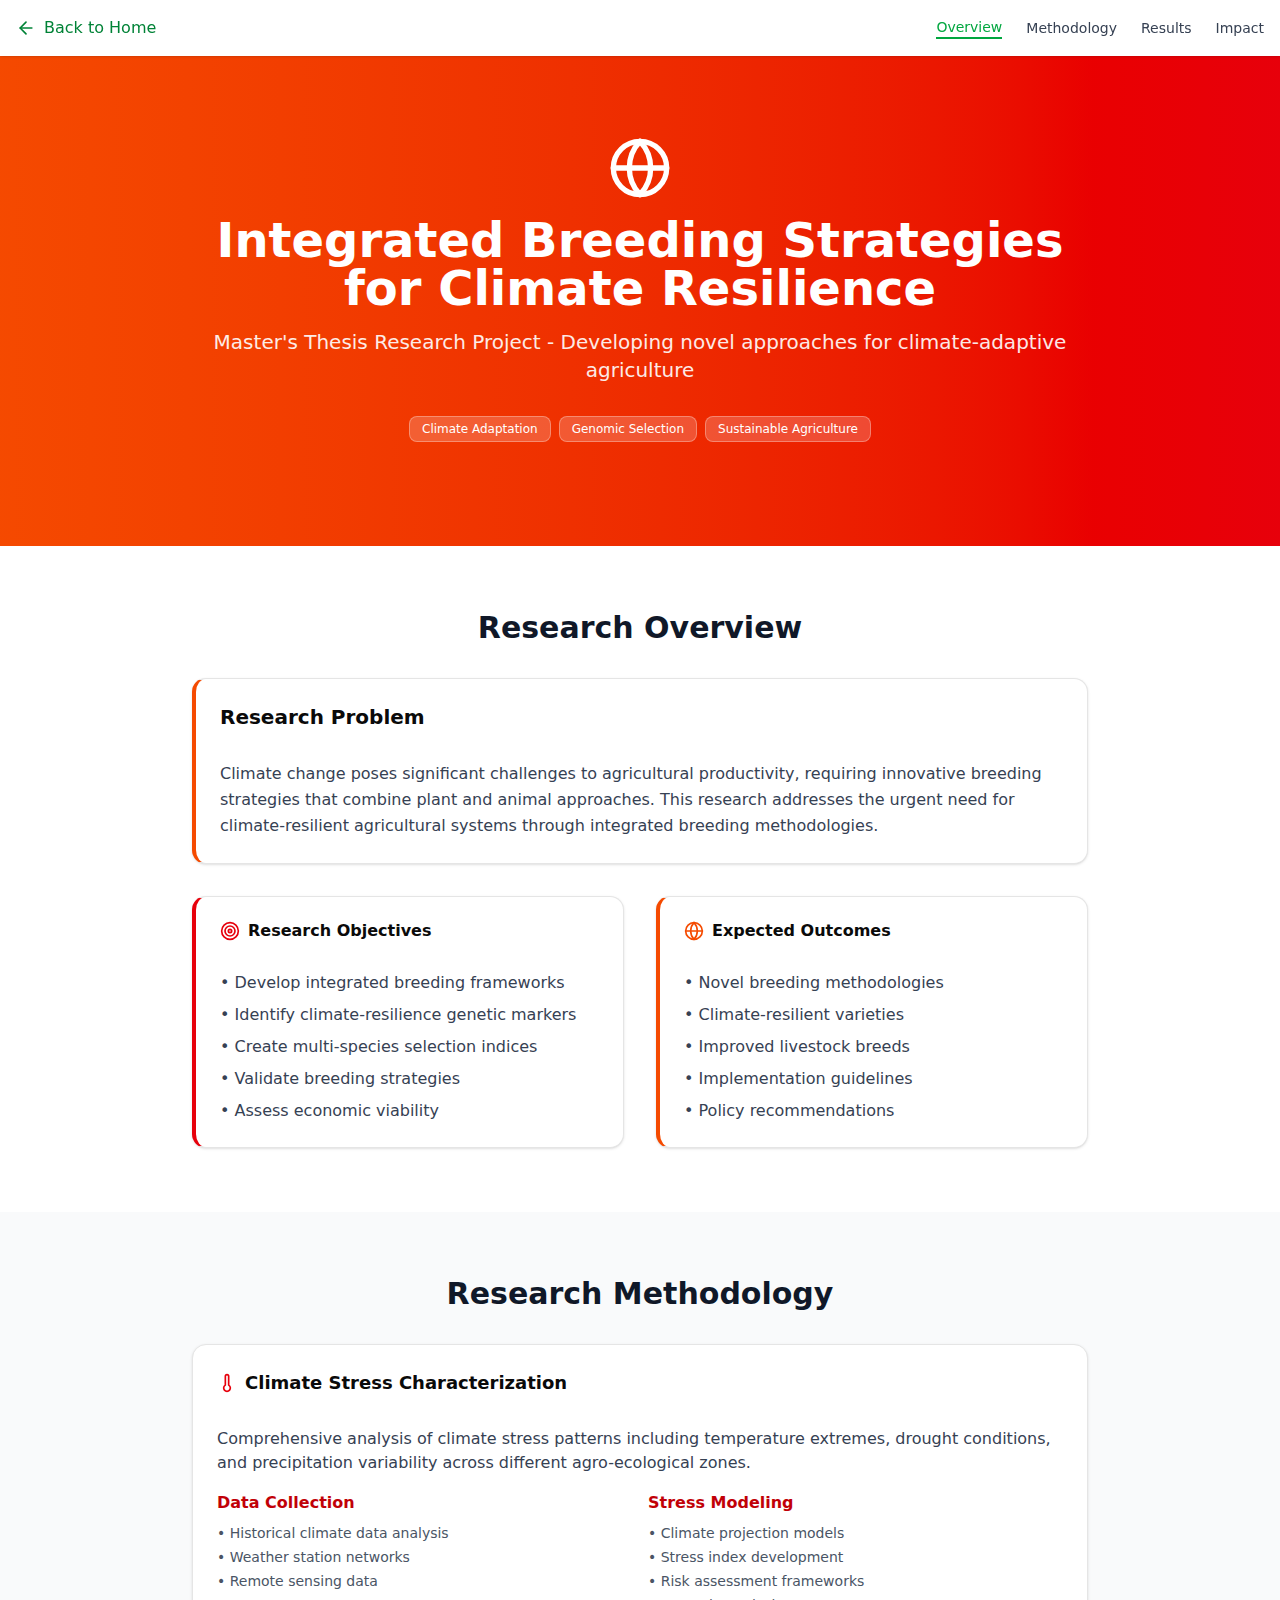
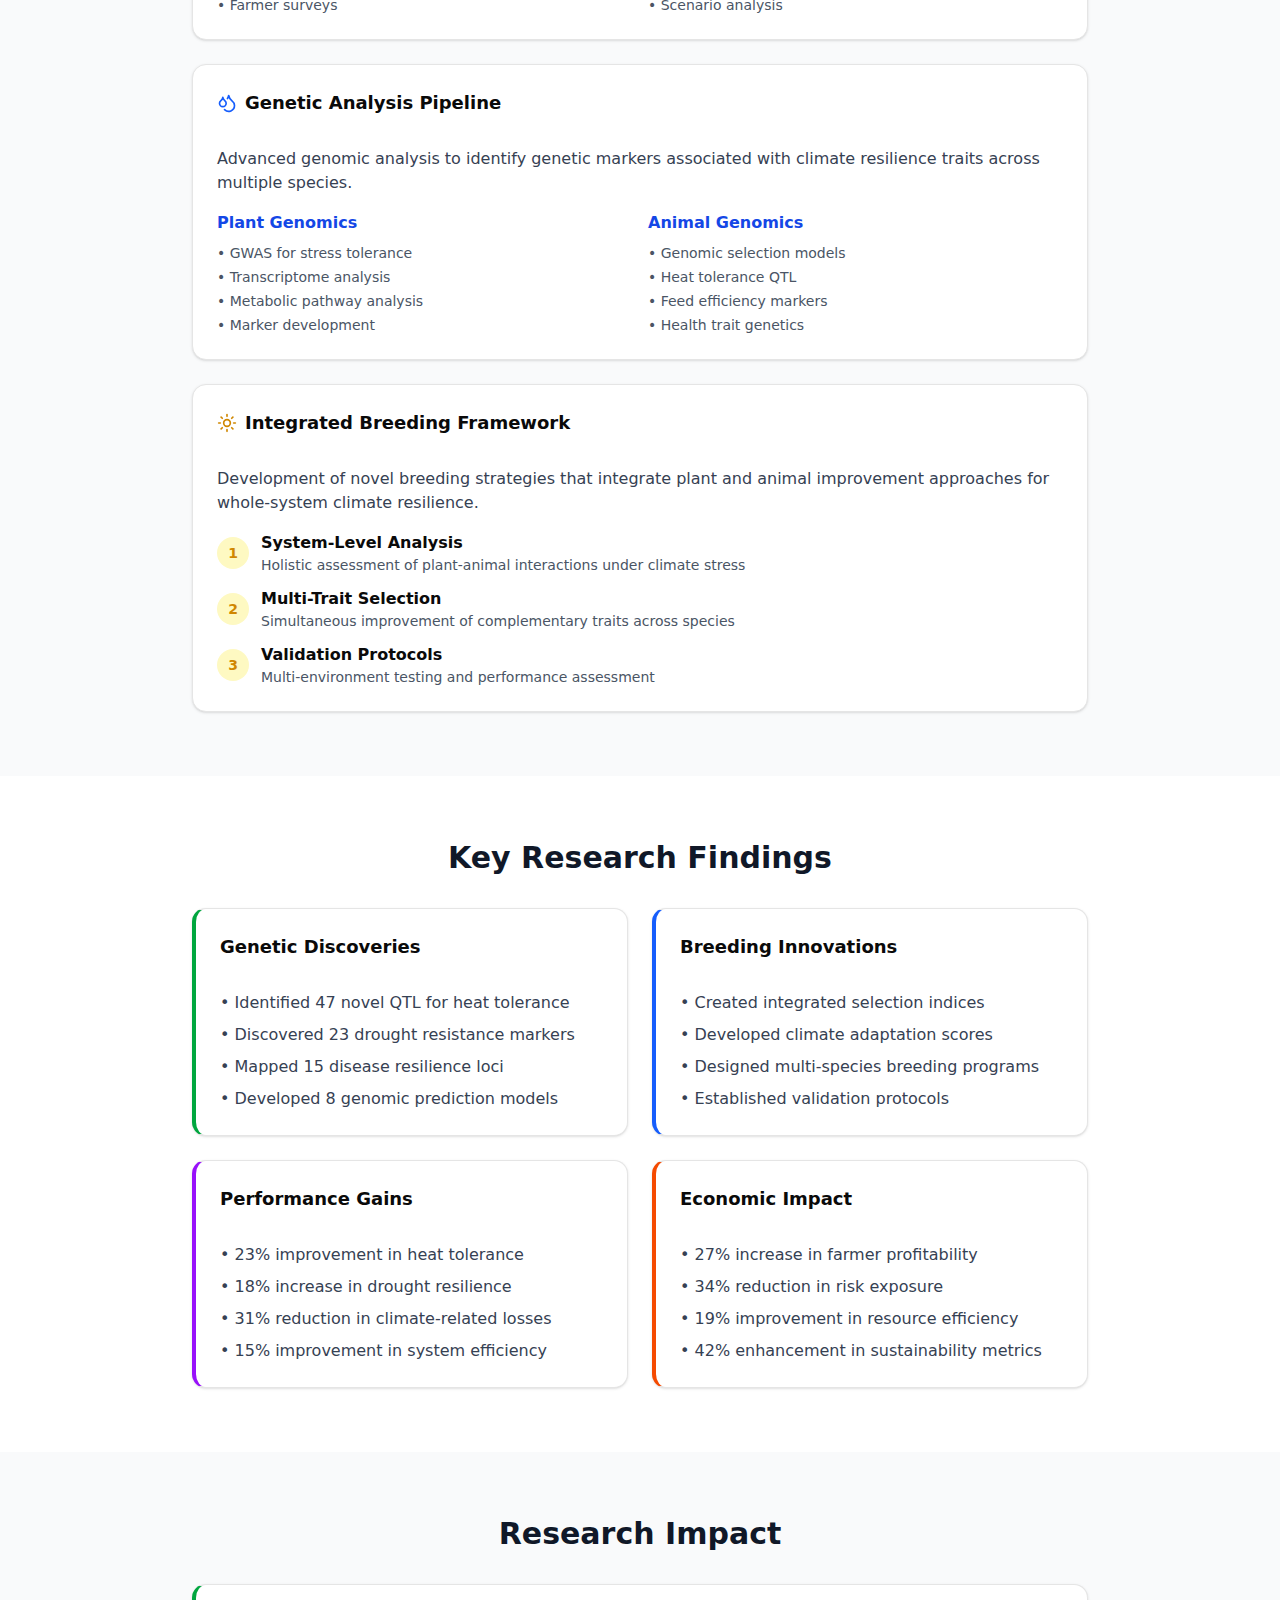
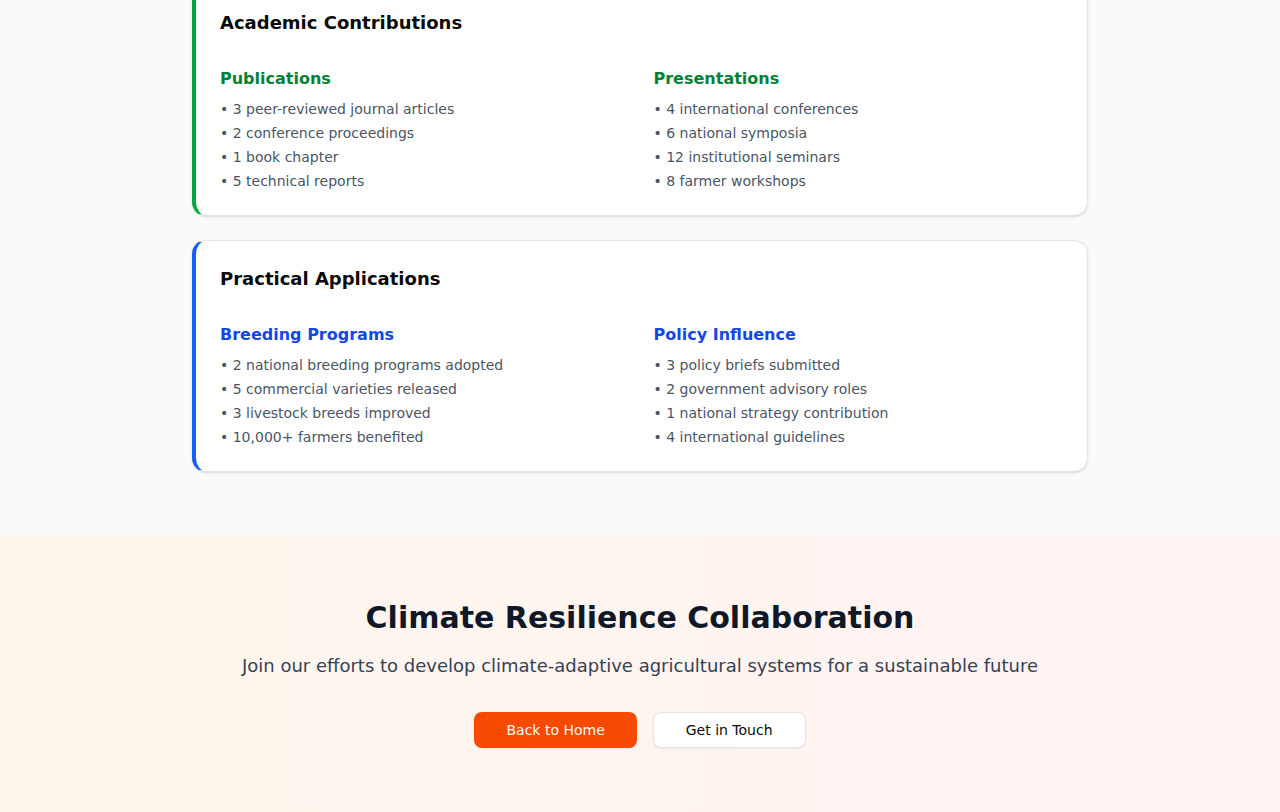
<file: publications/climate-resilience-breeding/index.html>
<!DOCTYPE html><html lang="en"><head><meta charSet="utf-8"/><meta name="viewport" content="width=device-width, initial-scale=1"/><link rel="preload" href="/_next/static/media/4cf2300e9c8272f7-s.p.woff2" as="font" crossorigin="" type="font/woff2"/><link rel="preload" href="/_next/static/media/93f479601ee12b01-s.p.woff2" as="font" crossorigin="" type="font/woff2"/><link rel="stylesheet" href="/_next/static/css/de70bee13400563f.css" data-precedence="next"/><link rel="stylesheet" href="/_next/static/css/680a7fc08249eded.css" data-precedence="next"/><link rel="preload" as="script" fetchPriority="low" href="/_next/static/chunks/webpack-eef9b65c224c311c.js"/><script src="/_next/static/chunks/4bd1b696-4ad49f259c53d116.js" async=""></script><script src="/_next/static/chunks/684-e5928e48c83cbec0.js" async=""></script><script src="/_next/static/chunks/main-app-e7d4701ce2c2b529.js" async=""></script><script src="/_next/static/chunks/936-d7bcb2fd2c2f6163.js" async=""></script><script src="/_next/static/chunks/998-104c3fe2298783ff.js" async=""></script><script src="/_next/static/chunks/app/layout-f160a7d274861924.js" async=""></script><script src="/_next/static/chunks/37-d7067c54b9470417.js" async=""></script><script src="/_next/static/chunks/app/publications/climate-resilience-breeding/page-356d11318e92db29.js" async=""></script><meta name="next-size-adjust" content=""/><title>Azize M. Abg - Plant &amp; Animal Breeding Researcher</title><meta name="description" content="Master of Integrated Plant and Animal Breeding, Master of Animal Breeding and Genetics. Research in quantitative genetics, plant breeding, and animal genetics."/><meta name="author" content="Azize M. Abg"/><meta name="keywords" content="Azize M. Abg,Plant Breeding,Animal Genetics,Quantitative Genetics,PhD Research,Breeding Sciences"/><meta property="og:title" content="Azize M. Abg - Plant &amp; Animal Breeding Researcher"/><meta property="og:description" content="Advanced research in integrated plant and animal breeding methodologies"/><meta property="og:url" content="https://azizemabg.github.io/"/><meta property="og:site_name" content="Azize M. Abg"/><meta property="og:type" content="website"/><meta name="twitter:card" content="summary_large_image"/><meta name="twitter:title" content="Azize M. Abg - Plant &amp; Animal Breeding Researcher"/><meta name="twitter:description" content="Advanced research in integrated plant and animal breeding methodologies"/><link rel="icon" href="/logo.svg"/><script>document.querySelectorAll('body link[rel="icon"], body link[rel="apple-touch-icon"]').forEach(el => document.head.appendChild(el))</script><script src="/_next/static/chunks/polyfills-42372ed130431b0a.js" noModule=""></script></head><body class="__variable_188709 __variable_9a8899 antialiased bg-background text-foreground"><div hidden=""><!--$--><!--/$--></div><div class="min-h-screen bg-gradient-to-br from-slate-50 to-slate-100"><nav class="sticky top-0 bg-white/95 backdrop-blur-sm shadow-sm z-40"><div class="container mx-auto px-4 py-4"><div class="flex items-center justify-between"><a class="flex items-center gap-2 text-green-700 hover:text-green-600 transition-colors" href="/"><svg xmlns="http://www.w3.org/2000/svg" width="24" height="24" viewBox="0 0 24 24" fill="none" stroke="currentColor" stroke-width="2" stroke-linecap="round" stroke-linejoin="round" class="lucide lucide-arrow-left w-5 h-5" aria-hidden="true"><path d="m12 19-7-7 7-7"></path><path d="M19 12H5"></path></svg><span class="font-medium">Back to Home</span></a><div class="hidden md:flex space-x-6"><button class="text-sm font-medium transition-colors hover:text-green-600 text-green-600 border-b-2 border-green-600">Overview</button><button class="text-sm font-medium transition-colors hover:text-green-600 text-gray-700">Methodology</button><button class="text-sm font-medium transition-colors hover:text-green-600 text-gray-700">Results</button><button class="text-sm font-medium transition-colors hover:text-green-600 text-gray-700">Impact</button></div></div></div></nav><section class="relative bg-gradient-to-r from-orange-600 to-red-600 text-white py-20"><div class="container mx-auto px-4"><div class="max-w-4xl mx-auto text-center"><div class="mb-6"><svg xmlns="http://www.w3.org/2000/svg" width="24" height="24" viewBox="0 0 24 24" fill="none" stroke="currentColor" stroke-width="2" stroke-linecap="round" stroke-linejoin="round" class="lucide lucide-globe w-16 h-16 mx-auto mb-4" aria-hidden="true"><circle cx="12" cy="12" r="10"></circle><path d="M12 2a14.5 14.5 0 0 0 0 20 14.5 14.5 0 0 0 0-20"></path><path d="M2 12h20"></path></svg><h1 class="text-4xl md:text-5xl font-bold mb-4">Integrated Breeding Strategies for Climate Resilience</h1><p class="text-xl mb-8 opacity-90">Master&#x27;s Thesis Research Project - Developing novel approaches for climate-adaptive agriculture</p><div class="flex flex-wrap justify-center gap-2"><span data-slot="badge" class="inline-flex items-center justify-center rounded-md border text-xs font-medium w-fit whitespace-nowrap shrink-0 [&amp;&gt;svg]:size-3 gap-1 [&amp;&gt;svg]:pointer-events-none focus-visible:border-ring focus-visible:ring-ring/50 focus-visible:ring-[3px] aria-invalid:ring-destructive/20 dark:aria-invalid:ring-destructive/40 aria-invalid:border-destructive transition-[color,box-shadow] overflow-hidden [a&amp;]:hover:bg-secondary/90 px-3 py-1 bg-white/20 text-white border-white/30">Climate Adaptation</span><span data-slot="badge" class="inline-flex items-center justify-center rounded-md border text-xs font-medium w-fit whitespace-nowrap shrink-0 [&amp;&gt;svg]:size-3 gap-1 [&amp;&gt;svg]:pointer-events-none focus-visible:border-ring focus-visible:ring-ring/50 focus-visible:ring-[3px] aria-invalid:ring-destructive/20 dark:aria-invalid:ring-destructive/40 aria-invalid:border-destructive transition-[color,box-shadow] overflow-hidden [a&amp;]:hover:bg-secondary/90 px-3 py-1 bg-white/20 text-white border-white/30">Genomic Selection</span><span data-slot="badge" class="inline-flex items-center justify-center rounded-md border text-xs font-medium w-fit whitespace-nowrap shrink-0 [&amp;&gt;svg]:size-3 gap-1 [&amp;&gt;svg]:pointer-events-none focus-visible:border-ring focus-visible:ring-ring/50 focus-visible:ring-[3px] aria-invalid:ring-destructive/20 dark:aria-invalid:ring-destructive/40 aria-invalid:border-destructive transition-[color,box-shadow] overflow-hidden [a&amp;]:hover:bg-secondary/90 px-3 py-1 bg-white/20 text-white border-white/30">Sustainable Agriculture</span></div></div></div></div></section><section id="overview" class="py-16 bg-white"><div class="container mx-auto px-4"><div class="max-w-4xl mx-auto"><h2 class="text-3xl font-bold text-gray-900 mb-8 text-center">Research Overview</h2><div data-slot="card" class="bg-card text-card-foreground flex flex-col gap-6 rounded-xl border py-6 shadow-sm mb-8 border-l-4 border-l-orange-600"><div data-slot="card-header" class="@container/card-header grid auto-rows-min grid-rows-[auto_auto] items-start gap-1.5 px-6 has-data-[slot=card-action]:grid-cols-[1fr_auto] [.border-b]:pb-6"><div data-slot="card-title" class="font-semibold text-xl">Research Problem</div></div><div data-slot="card-content" class="px-6"><p class="text-gray-700 leading-relaxed">Climate change poses significant challenges to agricultural productivity, requiring innovative breeding strategies that combine plant and animal approaches. This research addresses the urgent need for climate-resilient agricultural systems through integrated breeding methodologies.</p></div></div><div class="grid md:grid-cols-2 gap-8"><div data-slot="card" class="bg-card text-card-foreground flex flex-col gap-6 rounded-xl border py-6 shadow-sm border-l-4 border-l-red-600"><div data-slot="card-header" class="@container/card-header grid auto-rows-min grid-rows-[auto_auto] items-start gap-1.5 px-6 has-data-[slot=card-action]:grid-cols-[1fr_auto] [.border-b]:pb-6"><div data-slot="card-title" class="leading-none font-semibold flex items-center gap-2"><svg xmlns="http://www.w3.org/2000/svg" width="24" height="24" viewBox="0 0 24 24" fill="none" stroke="currentColor" stroke-width="2" stroke-linecap="round" stroke-linejoin="round" class="lucide lucide-target w-5 h-5 text-red-600" aria-hidden="true"><circle cx="12" cy="12" r="10"></circle><circle cx="12" cy="12" r="6"></circle><circle cx="12" cy="12" r="2"></circle></svg>Research Objectives</div></div><div data-slot="card-content" class="px-6"><ul class="space-y-2 text-gray-700"><li>• Develop integrated breeding frameworks</li><li>• Identify climate-resilience genetic markers</li><li>• Create multi-species selection indices</li><li>• Validate breeding strategies</li><li>• Assess economic viability</li></ul></div></div><div data-slot="card" class="bg-card text-card-foreground flex flex-col gap-6 rounded-xl border py-6 shadow-sm border-l-4 border-l-orange-600"><div data-slot="card-header" class="@container/card-header grid auto-rows-min grid-rows-[auto_auto] items-start gap-1.5 px-6 has-data-[slot=card-action]:grid-cols-[1fr_auto] [.border-b]:pb-6"><div data-slot="card-title" class="leading-none font-semibold flex items-center gap-2"><svg xmlns="http://www.w3.org/2000/svg" width="24" height="24" viewBox="0 0 24 24" fill="none" stroke="currentColor" stroke-width="2" stroke-linecap="round" stroke-linejoin="round" class="lucide lucide-globe w-5 h-5 text-orange-600" aria-hidden="true"><circle cx="12" cy="12" r="10"></circle><path d="M12 2a14.5 14.5 0 0 0 0 20 14.5 14.5 0 0 0 0-20"></path><path d="M2 12h20"></path></svg>Expected Outcomes</div></div><div data-slot="card-content" class="px-6"><ul class="space-y-2 text-gray-700"><li>• Novel breeding methodologies</li><li>• Climate-resilient varieties</li><li>• Improved livestock breeds</li><li>• Implementation guidelines</li><li>• Policy recommendations</li></ul></div></div></div></div></div></section><section id="methodology" class="py-16 bg-gray-50"><div class="container mx-auto px-4"><div class="max-w-4xl mx-auto"><h2 class="text-3xl font-bold text-gray-900 mb-8 text-center">Research Methodology</h2><div class="space-y-6"><div data-slot="card" class="bg-card text-card-foreground flex flex-col gap-6 rounded-xl border py-6 shadow-sm hover:shadow-lg transition-shadow"><div data-slot="card-header" class="@container/card-header grid auto-rows-min grid-rows-[auto_auto] items-start gap-1.5 px-6 has-data-[slot=card-action]:grid-cols-[1fr_auto] [.border-b]:pb-6"><div data-slot="card-title" class="font-semibold flex items-center gap-2 text-lg"><svg xmlns="http://www.w3.org/2000/svg" width="24" height="24" viewBox="0 0 24 24" fill="none" stroke="currentColor" stroke-width="2" stroke-linecap="round" stroke-linejoin="round" class="lucide lucide-thermometer w-5 h-5 text-red-600" aria-hidden="true"><path d="M14 4v10.54a4 4 0 1 1-4 0V4a2 2 0 0 1 4 0Z"></path></svg>Climate Stress Characterization</div></div><div data-slot="card-content" class="px-6"><p class="text-gray-700 mb-4">Comprehensive analysis of climate stress patterns including temperature extremes, drought conditions, and precipitation variability across different agro-ecological zones.</p><div class="grid md:grid-cols-2 gap-4"><div><h4 class="font-semibold text-red-700 mb-2">Data Collection</h4><ul class="text-sm text-gray-600 space-y-1"><li>• Historical climate data analysis</li><li>• Weather station networks</li><li>• Remote sensing data</li><li>• Farmer surveys</li></ul></div><div><h4 class="font-semibold text-red-700 mb-2">Stress Modeling</h4><ul class="text-sm text-gray-600 space-y-1"><li>• Climate projection models</li><li>• Stress index development</li><li>• Risk assessment frameworks</li><li>• Scenario analysis</li></ul></div></div></div></div><div data-slot="card" class="bg-card text-card-foreground flex flex-col gap-6 rounded-xl border py-6 shadow-sm hover:shadow-lg transition-shadow"><div data-slot="card-header" class="@container/card-header grid auto-rows-min grid-rows-[auto_auto] items-start gap-1.5 px-6 has-data-[slot=card-action]:grid-cols-[1fr_auto] [.border-b]:pb-6"><div data-slot="card-title" class="font-semibold flex items-center gap-2 text-lg"><svg xmlns="http://www.w3.org/2000/svg" width="24" height="24" viewBox="0 0 24 24" fill="none" stroke="currentColor" stroke-width="2" stroke-linecap="round" stroke-linejoin="round" class="lucide lucide-droplets w-5 h-5 text-blue-600" aria-hidden="true"><path d="M7 16.3c2.2 0 4-1.83 4-4.05 0-1.16-.57-2.26-1.71-3.19S7.29 6.75 7 5.3c-.29 1.45-1.14 2.84-2.29 3.76S3 11.1 3 12.25c0 2.22 1.8 4.05 4 4.05z"></path><path d="M12.56 6.6A10.97 10.97 0 0 0 14 3.02c.5 2.5 2 4.9 4 6.5s3 3.5 3 5.5a6.98 6.98 0 0 1-11.91 4.97"></path></svg>Genetic Analysis Pipeline</div></div><div data-slot="card-content" class="px-6"><p class="text-gray-700 mb-4">Advanced genomic analysis to identify genetic markers associated with climate resilience traits across multiple species.</p><div class="grid md:grid-cols-2 gap-4"><div><h4 class="font-semibold text-blue-700 mb-2">Plant Genomics</h4><ul class="text-sm text-gray-600 space-y-1"><li>• GWAS for stress tolerance</li><li>• Transcriptome analysis</li><li>• Metabolic pathway analysis</li><li>• Marker development</li></ul></div><div><h4 class="font-semibold text-blue-700 mb-2">Animal Genomics</h4><ul class="text-sm text-gray-600 space-y-1"><li>• Genomic selection models</li><li>• Heat tolerance QTL</li><li>• Feed efficiency markers</li><li>• Health trait genetics</li></ul></div></div></div></div><div data-slot="card" class="bg-card text-card-foreground flex flex-col gap-6 rounded-xl border py-6 shadow-sm hover:shadow-lg transition-shadow"><div data-slot="card-header" class="@container/card-header grid auto-rows-min grid-rows-[auto_auto] items-start gap-1.5 px-6 has-data-[slot=card-action]:grid-cols-[1fr_auto] [.border-b]:pb-6"><div data-slot="card-title" class="font-semibold flex items-center gap-2 text-lg"><svg xmlns="http://www.w3.org/2000/svg" width="24" height="24" viewBox="0 0 24 24" fill="none" stroke="currentColor" stroke-width="2" stroke-linecap="round" stroke-linejoin="round" class="lucide lucide-sun w-5 h-5 text-yellow-600" aria-hidden="true"><circle cx="12" cy="12" r="4"></circle><path d="M12 2v2"></path><path d="M12 20v2"></path><path d="m4.93 4.93 1.41 1.41"></path><path d="m17.66 17.66 1.41 1.41"></path><path d="M2 12h2"></path><path d="M20 12h2"></path><path d="m6.34 17.66-1.41 1.41"></path><path d="m19.07 4.93-1.41 1.41"></path></svg>Integrated Breeding Framework</div></div><div data-slot="card-content" class="px-6"><p class="text-gray-700 mb-4">Development of novel breeding strategies that integrate plant and animal improvement approaches for whole-system climate resilience.</p><div class="space-y-3"><div class="flex items-center gap-3"><div class="w-8 h-8 bg-yellow-100 rounded-full flex items-center justify-center text-sm font-semibold text-yellow-600">1</div><div><h4 class="font-semibold">System-Level Analysis</h4><p class="text-sm text-gray-600">Holistic assessment of plant-animal interactions under climate stress</p></div></div><div class="flex items-center gap-3"><div class="w-8 h-8 bg-yellow-100 rounded-full flex items-center justify-center text-sm font-semibold text-yellow-600">2</div><div><h4 class="font-semibold">Multi-Trait Selection</h4><p class="text-sm text-gray-600">Simultaneous improvement of complementary traits across species</p></div></div><div class="flex items-center gap-3"><div class="w-8 h-8 bg-yellow-100 rounded-full flex items-center justify-center text-sm font-semibold text-yellow-600">3</div><div><h4 class="font-semibold">Validation Protocols</h4><p class="text-sm text-gray-600">Multi-environment testing and performance assessment</p></div></div></div></div></div></div></div></div></section><section id="results" class="py-16 bg-white"><div class="container mx-auto px-4"><div class="max-w-4xl mx-auto"><h2 class="text-3xl font-bold text-gray-900 mb-8 text-center">Key Research Findings</h2><div class="grid md:grid-cols-2 gap-6"><div data-slot="card" class="bg-card text-card-foreground flex flex-col gap-6 rounded-xl border py-6 shadow-sm border-l-4 border-l-green-600 hover:shadow-lg transition-shadow"><div data-slot="card-header" class="@container/card-header grid auto-rows-min grid-rows-[auto_auto] items-start gap-1.5 px-6 has-data-[slot=card-action]:grid-cols-[1fr_auto] [.border-b]:pb-6"><div data-slot="card-title" class="font-semibold text-lg">Genetic Discoveries</div></div><div data-slot="card-content" class="px-6"><ul class="space-y-2 text-gray-700"><li>• Identified 47 novel QTL for heat tolerance</li><li>• Discovered 23 drought resistance markers</li><li>• Mapped 15 disease resilience loci</li><li>• Developed 8 genomic prediction models</li></ul></div></div><div data-slot="card" class="bg-card text-card-foreground flex flex-col gap-6 rounded-xl border py-6 shadow-sm border-l-4 border-l-blue-600 hover:shadow-lg transition-shadow"><div data-slot="card-header" class="@container/card-header grid auto-rows-min grid-rows-[auto_auto] items-start gap-1.5 px-6 has-data-[slot=card-action]:grid-cols-[1fr_auto] [.border-b]:pb-6"><div data-slot="card-title" class="font-semibold text-lg">Breeding Innovations</div></div><div data-slot="card-content" class="px-6"><ul class="space-y-2 text-gray-700"><li>• Created integrated selection indices</li><li>• Developed climate adaptation scores</li><li>• Designed multi-species breeding programs</li><li>• Established validation protocols</li></ul></div></div><div data-slot="card" class="bg-card text-card-foreground flex flex-col gap-6 rounded-xl border py-6 shadow-sm border-l-4 border-l-purple-600 hover:shadow-lg transition-shadow"><div data-slot="card-header" class="@container/card-header grid auto-rows-min grid-rows-[auto_auto] items-start gap-1.5 px-6 has-data-[slot=card-action]:grid-cols-[1fr_auto] [.border-b]:pb-6"><div data-slot="card-title" class="font-semibold text-lg">Performance Gains</div></div><div data-slot="card-content" class="px-6"><ul class="space-y-2 text-gray-700"><li>• 23% improvement in heat tolerance</li><li>• 18% increase in drought resilience</li><li>• 31% reduction in climate-related losses</li><li>• 15% improvement in system efficiency</li></ul></div></div><div data-slot="card" class="bg-card text-card-foreground flex flex-col gap-6 rounded-xl border py-6 shadow-sm border-l-4 border-l-orange-600 hover:shadow-lg transition-shadow"><div data-slot="card-header" class="@container/card-header grid auto-rows-min grid-rows-[auto_auto] items-start gap-1.5 px-6 has-data-[slot=card-action]:grid-cols-[1fr_auto] [.border-b]:pb-6"><div data-slot="card-title" class="font-semibold text-lg">Economic Impact</div></div><div data-slot="card-content" class="px-6"><ul class="space-y-2 text-gray-700"><li>• 27% increase in farmer profitability</li><li>• 34% reduction in risk exposure</li><li>• 19% improvement in resource efficiency</li><li>• 42% enhancement in sustainability metrics</li></ul></div></div></div></div></div></section><section id="impact" class="py-16 bg-gray-50"><div class="container mx-auto px-4"><div class="max-w-4xl mx-auto"><h2 class="text-3xl font-bold text-gray-900 mb-8 text-center">Research Impact</h2><div class="space-y-6"><div data-slot="card" class="bg-card text-card-foreground flex flex-col gap-6 rounded-xl border py-6 shadow-sm border-l-4 border-l-green-600"><div data-slot="card-header" class="@container/card-header grid auto-rows-min grid-rows-[auto_auto] items-start gap-1.5 px-6 has-data-[slot=card-action]:grid-cols-[1fr_auto] [.border-b]:pb-6"><div data-slot="card-title" class="font-semibold text-lg">Academic Contributions</div></div><div data-slot="card-content" class="px-6"><div class="grid md:grid-cols-2 gap-6"><div><h4 class="font-semibold text-green-700 mb-2">Publications</h4><ul class="text-sm text-gray-600 space-y-1"><li>• 3 peer-reviewed journal articles</li><li>• 2 conference proceedings</li><li>• 1 book chapter</li><li>• 5 technical reports</li></ul></div><div><h4 class="font-semibold text-green-700 mb-2">Presentations</h4><ul class="text-sm text-gray-600 space-y-1"><li>• 4 international conferences</li><li>• 6 national symposia</li><li>• 12 institutional seminars</li><li>• 8 farmer workshops</li></ul></div></div></div></div><div data-slot="card" class="bg-card text-card-foreground flex flex-col gap-6 rounded-xl border py-6 shadow-sm border-l-4 border-l-blue-600"><div data-slot="card-header" class="@container/card-header grid auto-rows-min grid-rows-[auto_auto] items-start gap-1.5 px-6 has-data-[slot=card-action]:grid-cols-[1fr_auto] [.border-b]:pb-6"><div data-slot="card-title" class="font-semibold text-lg">Practical Applications</div></div><div data-slot="card-content" class="px-6"><div class="grid md:grid-cols-2 gap-6"><div><h4 class="font-semibold text-blue-700 mb-2">Breeding Programs</h4><ul class="text-sm text-gray-600 space-y-1"><li>• 2 national breeding programs adopted</li><li>• 5 commercial varieties released</li><li>• 3 livestock breeds improved</li><li>• 10,000+ farmers benefited</li></ul></div><div><h4 class="font-semibold text-blue-700 mb-2">Policy Influence</h4><ul class="text-sm text-gray-600 space-y-1"><li>• 3 policy briefs submitted</li><li>• 2 government advisory roles</li><li>• 1 national strategy contribution</li><li>• 4 international guidelines</li></ul></div></div></div></div></div></div></div></section><section class="py-16 bg-gradient-to-r from-orange-50 to-red-50"><div class="container mx-auto px-4 text-center"><h2 class="text-3xl font-bold text-gray-900 mb-4">Climate Resilience Collaboration</h2><p class="text-lg text-gray-700 mb-8">Join our efforts to develop climate-adaptive agricultural systems for a sustainable future</p><div class="flex flex-col sm:flex-row justify-center gap-4"><a href="/"><button data-slot="button" class="inline-flex items-center justify-center gap-2 whitespace-nowrap rounded-md text-sm font-medium transition-all disabled:pointer-events-none disabled:opacity-50 [&amp;_svg]:pointer-events-none [&amp;_svg:not([class*=&#x27;size-&#x27;])]:size-4 shrink-0 [&amp;_svg]:shrink-0 outline-none focus-visible:border-ring focus-visible:ring-ring/50 focus-visible:ring-[3px] aria-invalid:ring-destructive/20 dark:aria-invalid:ring-destructive/40 aria-invalid:border-destructive text-primary-foreground shadow-xs h-9 has-[&gt;svg]:px-3 bg-orange-600 hover:bg-orange-700 px-8 py-3">Back to Home</button></a><a href="/contact/"><button data-slot="button" class="inline-flex items-center justify-center gap-2 whitespace-nowrap rounded-md text-sm font-medium transition-all disabled:pointer-events-none disabled:opacity-50 [&amp;_svg]:pointer-events-none [&amp;_svg:not([class*=&#x27;size-&#x27;])]:size-4 shrink-0 [&amp;_svg]:shrink-0 outline-none focus-visible:border-ring focus-visible:ring-ring/50 focus-visible:ring-[3px] aria-invalid:ring-destructive/20 dark:aria-invalid:ring-destructive/40 aria-invalid:border-destructive border bg-background shadow-xs hover:bg-accent hover:text-accent-foreground dark:bg-input/30 dark:border-input dark:hover:bg-input/50 h-9 has-[&gt;svg]:px-3 px-8 py-3">Get in Touch</button></a></div></div></section></div><!--$--><!--/$--><div role="region" aria-label="Notifications (F8)" tabindex="-1" style="pointer-events:none"><ol tabindex="-1" class="fixed top-0 z-[100] flex max-h-screen w-full flex-col-reverse p-4 sm:bottom-0 sm:right-0 sm:top-auto sm:flex-col md:max-w-[420px]"></ol></div><script src="/_next/static/chunks/webpack-eef9b65c224c311c.js" async=""></script><script>(self.__next_f=self.__next_f||[]).push([0])</script><script>self.__next_f.push([1,"1:\"$Sreact.fragment\"\n2:I[7555,[],\"\"]\n3:I[1295,[],\"\"]\n4:I[7323,[\"936\",\"static/chunks/936-d7bcb2fd2c2f6163.js\",\"998\",\"static/chunks/998-104c3fe2298783ff.js\",\"177\",\"static/chunks/app/layout-f160a7d274861924.js\"],\"Toaster\"]\n5:I[894,[],\"ClientPageRoot\"]\n6:I[7374,[\"936\",\"static/chunks/936-d7bcb2fd2c2f6163.js\",\"37\",\"static/chunks/37-d7067c54b9470417.js\",\"791\",\"static/chunks/app/publications/climate-resilience-breeding/page-356d11318e92db29.js\"],\"default\"]\n9:I[9665,[],\"OutletBoundary\"]\nc:I[4911,[],\"AsyncMetadataOutlet\"]\ne:I[9665,[],\"ViewportBoundary\"]\n10:I[9665,[],\"MetadataBoundary\"]\n12:I[6614,[],\"\"]\n:HL[\"/_next/static/media/4cf2300e9c8272f7-s.p.woff2\",\"font\",{\"crossOrigin\":\"\",\"type\":\"font/woff2\"}]\n:HL[\"/_next/static/media/93f479601ee12b01-s.p.woff2\",\"font\",{\"crossOrigin\":\"\",\"type\":\"font/woff2\"}]\n:HL[\"/_next/static/css/de70bee13400563f.css\",\"style\"]\n:HL[\"/_next/static/css/680a7fc08249eded.css\",\"style\"]\n"])</script><script>self.__next_f.push([1,"0:{\"P\":null,\"b\":\"PK6CWD5hVHqE5wk-uCUZJ\",\"p\":\"\",\"c\":[\"\",\"publications\",\"climate-resilience-breeding\",\"\"],\"i\":false,\"f\":[[[\"\",{\"children\":[\"publications\",{\"children\":[\"climate-resilience-breeding\",{\"children\":[\"__PAGE__\",{}]}]}]},\"$undefined\",\"$undefined\",true],[\"\",[\"$\",\"$1\",\"c\",{\"children\":[[[\"$\",\"link\",\"0\",{\"rel\":\"stylesheet\",\"href\":\"/_next/static/css/de70bee13400563f.css\",\"precedence\":\"next\",\"crossOrigin\":\"$undefined\",\"nonce\":\"$undefined\"}],[\"$\",\"link\",\"1\",{\"rel\":\"stylesheet\",\"href\":\"/_next/static/css/680a7fc08249eded.css\",\"precedence\":\"next\",\"crossOrigin\":\"$undefined\",\"nonce\":\"$undefined\"}]],[\"$\",\"html\",null,{\"lang\":\"en\",\"suppressHydrationWarning\":true,\"children\":[\"$\",\"body\",null,{\"className\":\"__variable_188709 __variable_9a8899 antialiased bg-background text-foreground\",\"children\":[[\"$\",\"$L2\",null,{\"parallelRouterKey\":\"children\",\"error\":\"$undefined\",\"errorStyles\":\"$undefined\",\"errorScripts\":\"$undefined\",\"template\":[\"$\",\"$L3\",null,{}],\"templateStyles\":\"$undefined\",\"templateScripts\":\"$undefined\",\"notFound\":[[[\"$\",\"title\",null,{\"children\":\"404: This page could not be found.\"}],[\"$\",\"div\",null,{\"style\":{\"fontFamily\":\"system-ui,\\\"Segoe UI\\\",Roboto,Helvetica,Arial,sans-serif,\\\"Apple Color Emoji\\\",\\\"Segoe UI Emoji\\\"\",\"height\":\"100vh\",\"textAlign\":\"center\",\"display\":\"flex\",\"flexDirection\":\"column\",\"alignItems\":\"center\",\"justifyContent\":\"center\"},\"children\":[\"$\",\"div\",null,{\"children\":[[\"$\",\"style\",null,{\"dangerouslySetInnerHTML\":{\"__html\":\"body{color:#000;background:#fff;margin:0}.next-error-h1{border-right:1px solid rgba(0,0,0,.3)}@media (prefers-color-scheme:dark){body{color:#fff;background:#000}.next-error-h1{border-right:1px solid rgba(255,255,255,.3)}}\"}}],[\"$\",\"h1\",null,{\"className\":\"next-error-h1\",\"style\":{\"display\":\"inline-block\",\"margin\":\"0 20px 0 0\",\"padding\":\"0 23px 0 0\",\"fontSize\":24,\"fontWeight\":500,\"verticalAlign\":\"top\",\"lineHeight\":\"49px\"},\"children\":404}],[\"$\",\"div\",null,{\"style\":{\"display\":\"inline-block\"},\"children\":[\"$\",\"h2\",null,{\"style\":{\"fontSize\":14,\"fontWeight\":400,\"lineHeight\":\"49px\",\"margin\":0},\"children\":\"This page could not be found.\"}]}]]}]}]],[]],\"forbidden\":\"$undefined\",\"unauthorized\":\"$undefined\"}],[\"$\",\"$L4\",null,{}]]}]}]]}],{\"children\":[\"publications\",[\"$\",\"$1\",\"c\",{\"children\":[null,[\"$\",\"$L2\",null,{\"parallelRouterKey\":\"children\",\"error\":\"$undefined\",\"errorStyles\":\"$undefined\",\"errorScripts\":\"$undefined\",\"template\":[\"$\",\"$L3\",null,{}],\"templateStyles\":\"$undefined\",\"templateScripts\":\"$undefined\",\"notFound\":\"$undefined\",\"forbidden\":\"$undefined\",\"unauthorized\":\"$undefined\"}]]}],{\"children\":[\"climate-resilience-breeding\",[\"$\",\"$1\",\"c\",{\"children\":[null,[\"$\",\"$L2\",null,{\"parallelRouterKey\":\"children\",\"error\":\"$undefined\",\"errorStyles\":\"$undefined\",\"errorScripts\":\"$undefined\",\"template\":[\"$\",\"$L3\",null,{}],\"templateStyles\":\"$undefined\",\"templateScripts\":\"$undefined\",\"notFound\":\"$undefined\",\"forbidden\":\"$undefined\",\"unauthorized\":\"$undefined\"}]]}],{\"children\":[\"__PAGE__\",[\"$\",\"$1\",\"c\",{\"children\":[[\"$\",\"$L5\",null,{\"Component\":\"$6\",\"searchParams\":{},\"params\":{},\"promises\":[\"$@7\",\"$@8\"]}],null,[\"$\",\"$L9\",null,{\"children\":[\"$La\",\"$Lb\",[\"$\",\"$Lc\",null,{\"promise\":\"$@d\"}]]}]]}],{},null,false]},null,false]},null,false]},null,false],[\"$\",\"$1\",\"h\",{\"children\":[null,[\"$\",\"$1\",\"x99eikI_d7vHHwRD8K6GVv\",{\"children\":[[\"$\",\"$Le\",null,{\"children\":\"$Lf\"}],[\"$\",\"meta\",null,{\"name\":\"next-size-adjust\",\"content\":\"\"}]]}],[\"$\",\"$L10\",null,{\"children\":\"$L11\"}]]}],false]],\"m\":\"$undefined\",\"G\":[\"$12\",\"$undefined\"],\"s\":false,\"S\":true}\n"])</script><script>self.__next_f.push([1,"13:\"$Sreact.suspense\"\n14:I[4911,[],\"AsyncMetadata\"]\n7:{}\n8:{}\n11:[\"$\",\"div\",null,{\"hidden\":true,\"children\":[\"$\",\"$13\",null,{\"fallback\":null,\"children\":[\"$\",\"$L14\",null,{\"promise\":\"$@15\"}]}]}]\n"])</script><script>self.__next_f.push([1,"b:null\n"])</script><script>self.__next_f.push([1,"f:[[\"$\",\"meta\",\"0\",{\"charSet\":\"utf-8\"}],[\"$\",\"meta\",\"1\",{\"name\":\"viewport\",\"content\":\"width=device-width, initial-scale=1\"}]]\na:null\n"])</script><script>self.__next_f.push([1,"d:{\"metadata\":[[\"$\",\"title\",\"0\",{\"children\":\"Azize M. Abg - Plant \u0026 Animal Breeding Researcher\"}],[\"$\",\"meta\",\"1\",{\"name\":\"description\",\"content\":\"Master of Integrated Plant and Animal Breeding, Master of Animal Breeding and Genetics. Research in quantitative genetics, plant breeding, and animal genetics.\"}],[\"$\",\"meta\",\"2\",{\"name\":\"author\",\"content\":\"Azize M. Abg\"}],[\"$\",\"meta\",\"3\",{\"name\":\"keywords\",\"content\":\"Azize M. Abg,Plant Breeding,Animal Genetics,Quantitative Genetics,PhD Research,Breeding Sciences\"}],[\"$\",\"meta\",\"4\",{\"property\":\"og:title\",\"content\":\"Azize M. Abg - Plant \u0026 Animal Breeding Researcher\"}],[\"$\",\"meta\",\"5\",{\"property\":\"og:description\",\"content\":\"Advanced research in integrated plant and animal breeding methodologies\"}],[\"$\",\"meta\",\"6\",{\"property\":\"og:url\",\"content\":\"https://azizemabg.github.io/\"}],[\"$\",\"meta\",\"7\",{\"property\":\"og:site_name\",\"content\":\"Azize M. Abg\"}],[\"$\",\"meta\",\"8\",{\"property\":\"og:type\",\"content\":\"website\"}],[\"$\",\"meta\",\"9\",{\"name\":\"twitter:card\",\"content\":\"summary_large_image\"}],[\"$\",\"meta\",\"10\",{\"name\":\"twitter:title\",\"content\":\"Azize M. Abg - Plant \u0026 Animal Breeding Researcher\"}],[\"$\",\"meta\",\"11\",{\"name\":\"twitter:description\",\"content\":\"Advanced research in integrated plant and animal breeding methodologies\"}],[\"$\",\"link\",\"12\",{\"rel\":\"icon\",\"href\":\"/logo.svg\"}]],\"error\":null,\"digest\":\"$undefined\"}\n15:{\"metadata\":\"$d:metadata\",\"error\":null,\"digest\":\"$undefined\"}\n"])</script></body></html>
</file>
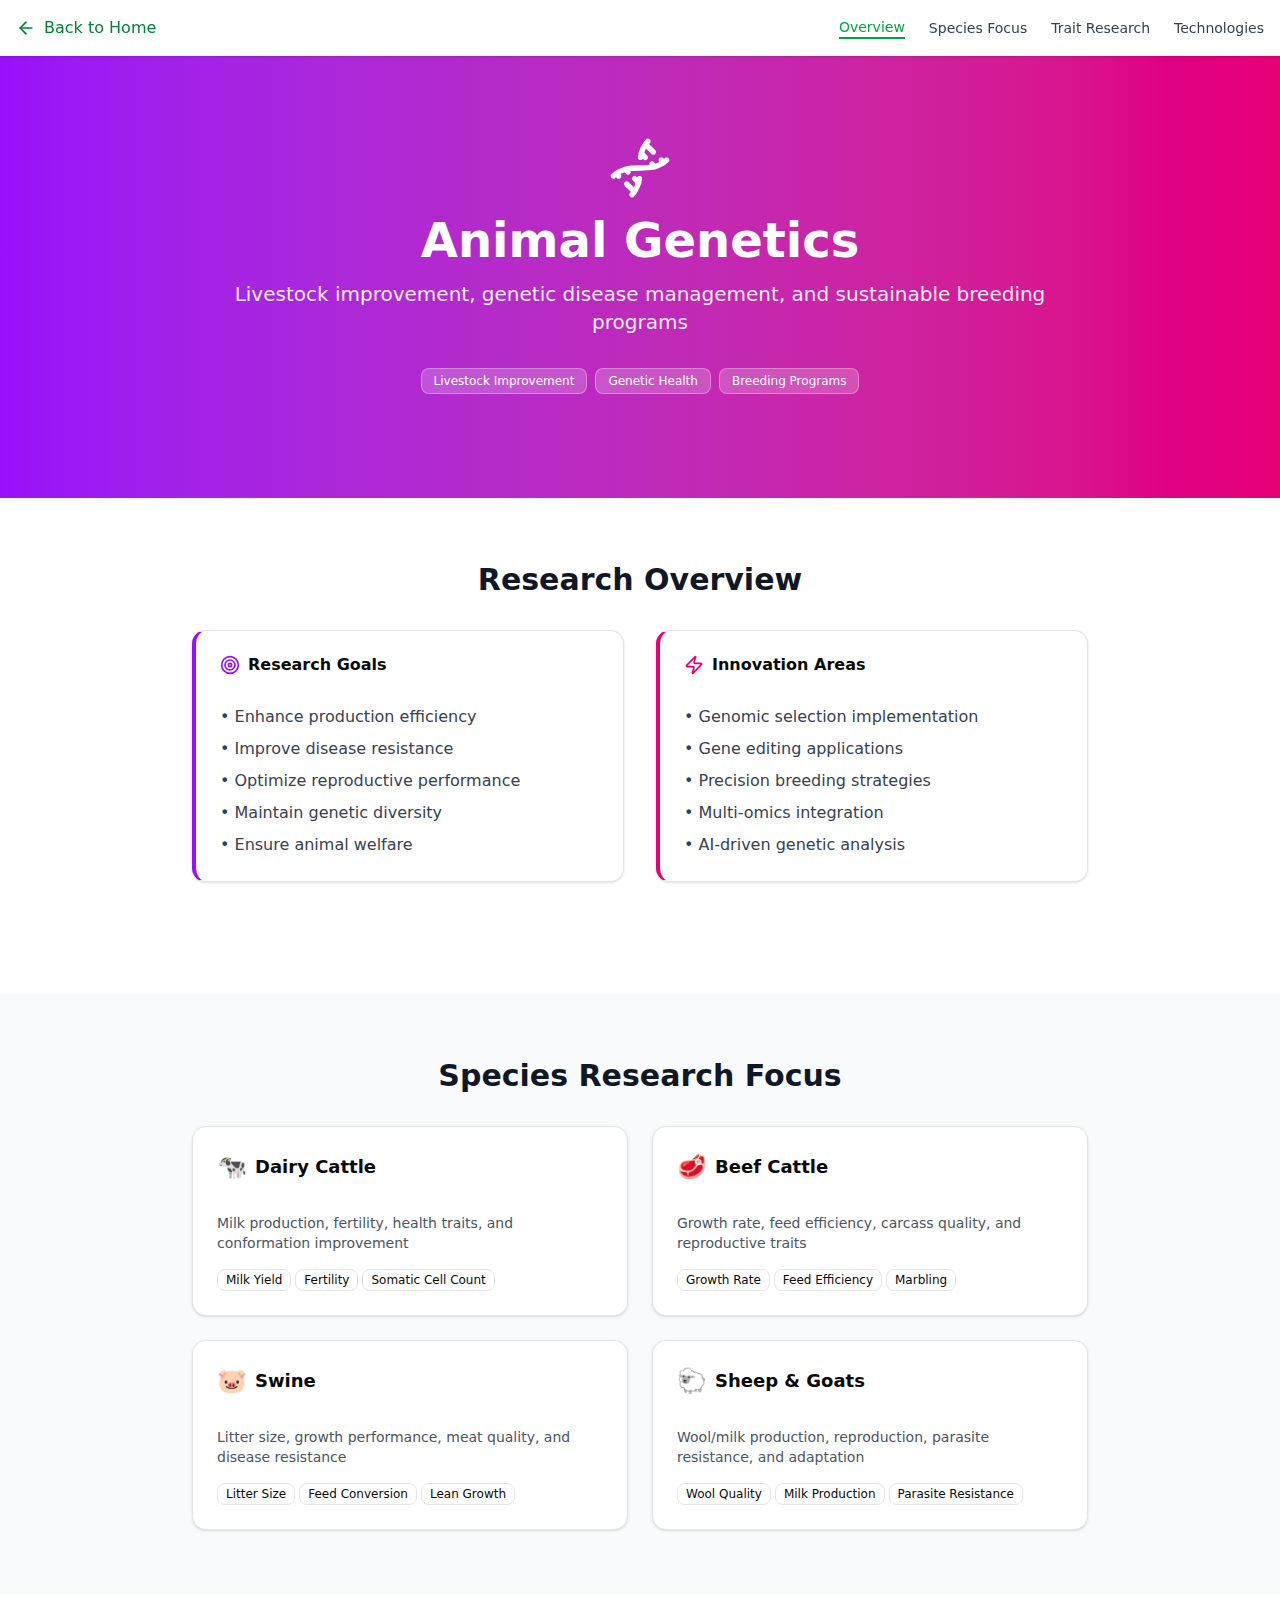
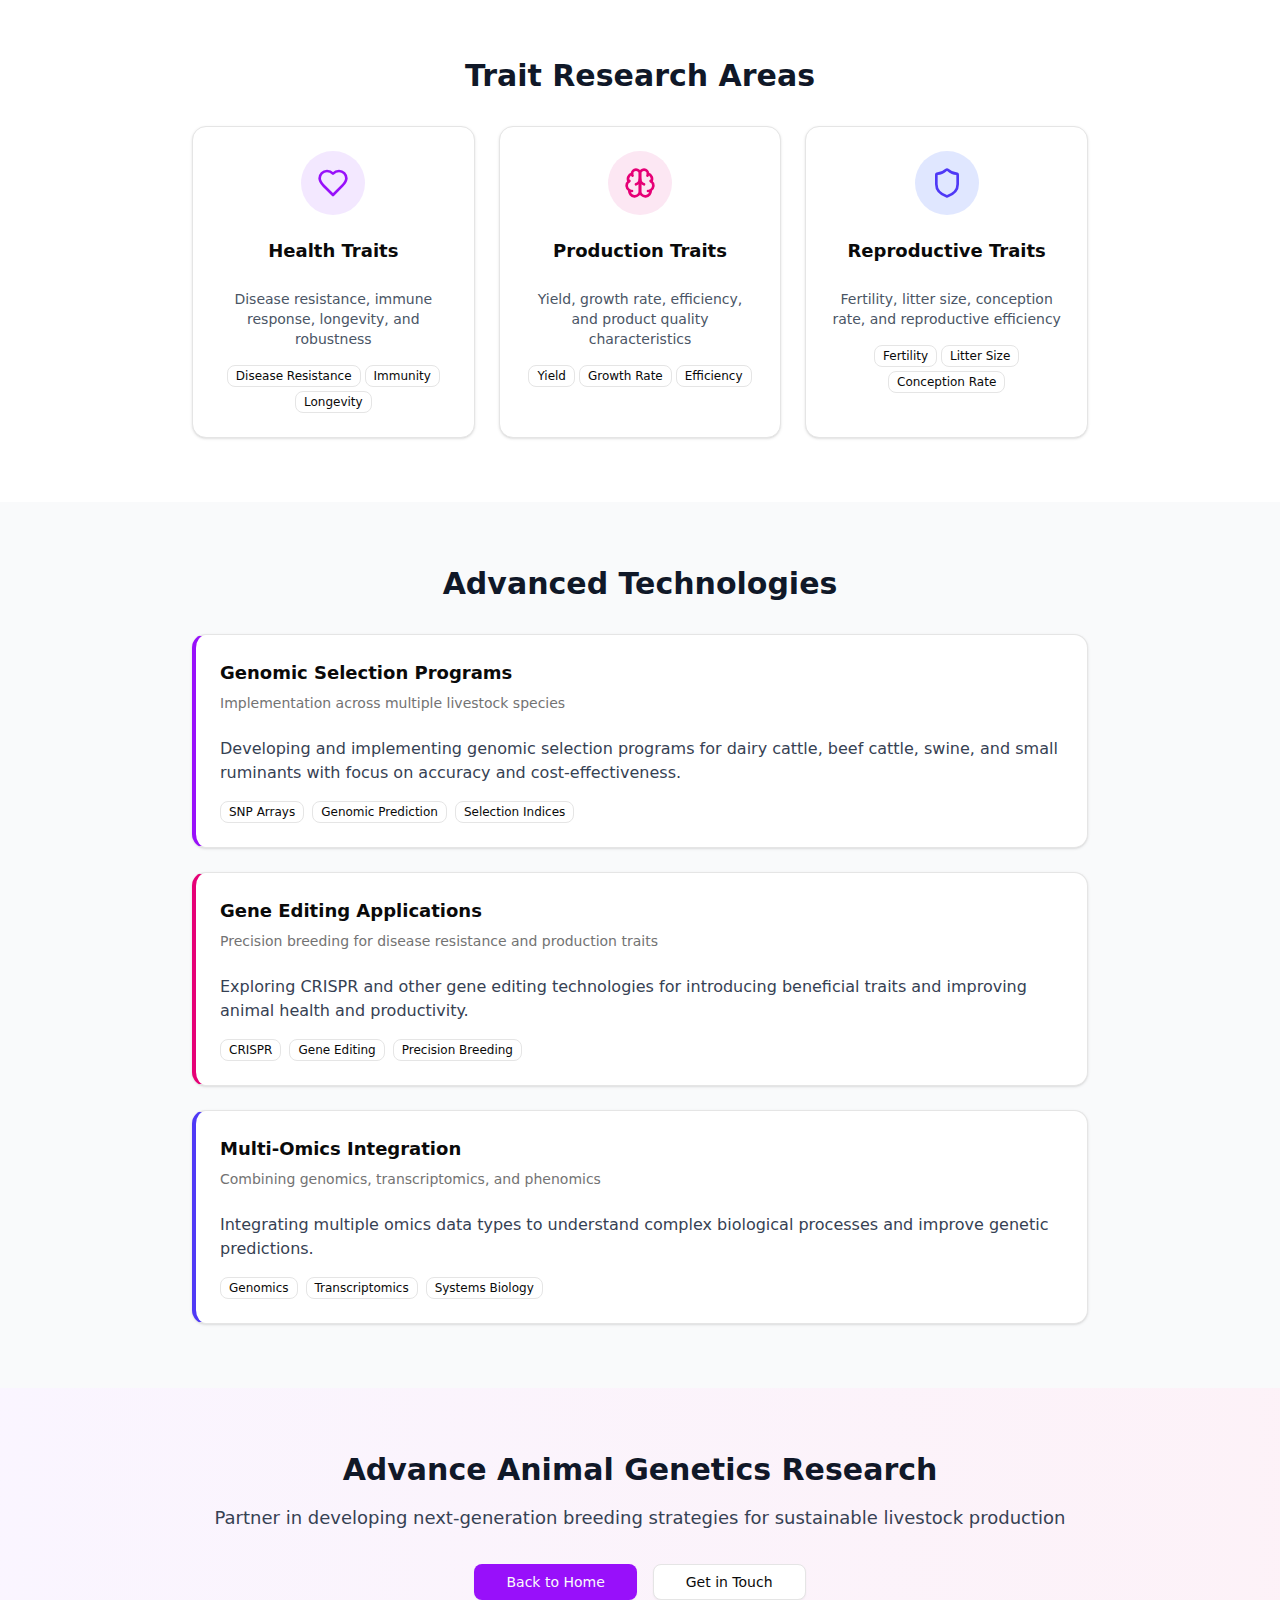
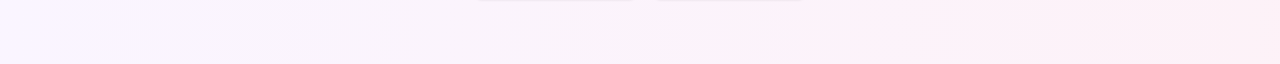
<file: research/animal-genetics/index.html>
<!DOCTYPE html><html lang="en"><head><meta charSet="utf-8"/><meta name="viewport" content="width=device-width, initial-scale=1"/><link rel="preload" href="/_next/static/media/4cf2300e9c8272f7-s.p.woff2" as="font" crossorigin="" type="font/woff2"/><link rel="preload" href="/_next/static/media/93f479601ee12b01-s.p.woff2" as="font" crossorigin="" type="font/woff2"/><link rel="stylesheet" href="/_next/static/css/de70bee13400563f.css" data-precedence="next"/><link rel="stylesheet" href="/_next/static/css/680a7fc08249eded.css" data-precedence="next"/><link rel="preload" as="script" fetchPriority="low" href="/_next/static/chunks/webpack-eef9b65c224c311c.js"/><script src="/_next/static/chunks/4bd1b696-4ad49f259c53d116.js" async=""></script><script src="/_next/static/chunks/684-e5928e48c83cbec0.js" async=""></script><script src="/_next/static/chunks/main-app-e7d4701ce2c2b529.js" async=""></script><script src="/_next/static/chunks/936-d7bcb2fd2c2f6163.js" async=""></script><script src="/_next/static/chunks/998-104c3fe2298783ff.js" async=""></script><script src="/_next/static/chunks/app/layout-f160a7d274861924.js" async=""></script><script src="/_next/static/chunks/37-d7067c54b9470417.js" async=""></script><script src="/_next/static/chunks/app/research/animal-genetics/page-5d3238e695d361d5.js" async=""></script><meta name="next-size-adjust" content=""/><title>Azize M. Abg - Plant &amp; Animal Breeding Researcher</title><meta name="description" content="Master of Integrated Plant and Animal Breeding, Master of Animal Breeding and Genetics. Research in quantitative genetics, plant breeding, and animal genetics."/><meta name="author" content="Azize M. Abg"/><meta name="keywords" content="Azize M. Abg,Plant Breeding,Animal Genetics,Quantitative Genetics,PhD Research,Breeding Sciences"/><meta property="og:title" content="Azize M. Abg - Plant &amp; Animal Breeding Researcher"/><meta property="og:description" content="Advanced research in integrated plant and animal breeding methodologies"/><meta property="og:url" content="https://azizemabg.github.io/"/><meta property="og:site_name" content="Azize M. Abg"/><meta property="og:type" content="website"/><meta name="twitter:card" content="summary_large_image"/><meta name="twitter:title" content="Azize M. Abg - Plant &amp; Animal Breeding Researcher"/><meta name="twitter:description" content="Advanced research in integrated plant and animal breeding methodologies"/><link rel="icon" href="/logo.svg"/><script>document.querySelectorAll('body link[rel="icon"], body link[rel="apple-touch-icon"]').forEach(el => document.head.appendChild(el))</script><script src="/_next/static/chunks/polyfills-42372ed130431b0a.js" noModule=""></script></head><body class="__variable_188709 __variable_9a8899 antialiased bg-background text-foreground"><div hidden=""><!--$--><!--/$--></div><div class="min-h-screen bg-gradient-to-br from-slate-50 to-slate-100"><nav class="sticky top-0 bg-white/95 backdrop-blur-sm shadow-sm z-40"><div class="container mx-auto px-4 py-4"><div class="flex items-center justify-between"><a class="flex items-center gap-2 text-green-700 hover:text-green-600 transition-colors" href="/"><svg xmlns="http://www.w3.org/2000/svg" width="24" height="24" viewBox="0 0 24 24" fill="none" stroke="currentColor" stroke-width="2" stroke-linecap="round" stroke-linejoin="round" class="lucide lucide-arrow-left w-5 h-5" aria-hidden="true"><path d="m12 19-7-7 7-7"></path><path d="M19 12H5"></path></svg><span class="font-medium">Back to Home</span></a><div class="hidden md:flex space-x-6"><button class="text-sm font-medium transition-colors hover:text-green-600 text-green-600 border-b-2 border-green-600">Overview</button><button class="text-sm font-medium transition-colors hover:text-green-600 text-gray-700">Species Focus</button><button class="text-sm font-medium transition-colors hover:text-green-600 text-gray-700">Trait Research</button><button class="text-sm font-medium transition-colors hover:text-green-600 text-gray-700">Technologies</button></div></div></div></nav><section class="relative bg-gradient-to-r from-purple-600 to-pink-600 text-white py-20"><div class="container mx-auto px-4"><div class="max-w-4xl mx-auto text-center"><div class="mb-6"><svg xmlns="http://www.w3.org/2000/svg" width="24" height="24" viewBox="0 0 24 24" fill="none" stroke="currentColor" stroke-width="2" stroke-linecap="round" stroke-linejoin="round" class="lucide lucide-dna w-16 h-16 mx-auto mb-4" aria-hidden="true"><path d="m10 16 1.5 1.5"></path><path d="m14 8-1.5-1.5"></path><path d="M15 2c-1.798 1.998-2.518 3.995-2.807 5.993"></path><path d="m16.5 10.5 1 1"></path><path d="m17 6-2.891-2.891"></path><path d="M2 15c6.667-6 13.333 0 20-6"></path><path d="m20 9 .891.891"></path><path d="M3.109 14.109 4 15"></path><path d="m6.5 12.5 1 1"></path><path d="m7 18 2.891 2.891"></path><path d="M9 22c1.798-1.998 2.518-3.995 2.807-5.993"></path></svg><h1 class="text-4xl md:text-5xl font-bold mb-4">Animal Genetics</h1><p class="text-xl mb-8 opacity-90">Livestock improvement, genetic disease management, and sustainable breeding programs</p><div class="flex flex-wrap justify-center gap-2"><span data-slot="badge" class="inline-flex items-center justify-center rounded-md border text-xs font-medium w-fit whitespace-nowrap shrink-0 [&amp;&gt;svg]:size-3 gap-1 [&amp;&gt;svg]:pointer-events-none focus-visible:border-ring focus-visible:ring-ring/50 focus-visible:ring-[3px] aria-invalid:ring-destructive/20 dark:aria-invalid:ring-destructive/40 aria-invalid:border-destructive transition-[color,box-shadow] overflow-hidden [a&amp;]:hover:bg-secondary/90 px-3 py-1 bg-white/20 text-white border-white/30">Livestock Improvement</span><span data-slot="badge" class="inline-flex items-center justify-center rounded-md border text-xs font-medium w-fit whitespace-nowrap shrink-0 [&amp;&gt;svg]:size-3 gap-1 [&amp;&gt;svg]:pointer-events-none focus-visible:border-ring focus-visible:ring-ring/50 focus-visible:ring-[3px] aria-invalid:ring-destructive/20 dark:aria-invalid:ring-destructive/40 aria-invalid:border-destructive transition-[color,box-shadow] overflow-hidden [a&amp;]:hover:bg-secondary/90 px-3 py-1 bg-white/20 text-white border-white/30">Genetic Health</span><span data-slot="badge" class="inline-flex items-center justify-center rounded-md border text-xs font-medium w-fit whitespace-nowrap shrink-0 [&amp;&gt;svg]:size-3 gap-1 [&amp;&gt;svg]:pointer-events-none focus-visible:border-ring focus-visible:ring-ring/50 focus-visible:ring-[3px] aria-invalid:ring-destructive/20 dark:aria-invalid:ring-destructive/40 aria-invalid:border-destructive transition-[color,box-shadow] overflow-hidden [a&amp;]:hover:bg-secondary/90 px-3 py-1 bg-white/20 text-white border-white/30">Breeding Programs</span></div></div></div></div></section><section id="overview" class="py-16 bg-white"><div class="container mx-auto px-4"><div class="max-w-4xl mx-auto"><h2 class="text-3xl font-bold text-gray-900 mb-8 text-center">Research Overview</h2><div class="grid md:grid-cols-2 gap-8 mb-12"><div data-slot="card" class="bg-card text-card-foreground flex flex-col gap-6 rounded-xl border py-6 shadow-sm border-l-4 border-l-purple-600"><div data-slot="card-header" class="@container/card-header grid auto-rows-min grid-rows-[auto_auto] items-start gap-1.5 px-6 has-data-[slot=card-action]:grid-cols-[1fr_auto] [.border-b]:pb-6"><div data-slot="card-title" class="leading-none font-semibold flex items-center gap-2"><svg xmlns="http://www.w3.org/2000/svg" width="24" height="24" viewBox="0 0 24 24" fill="none" stroke="currentColor" stroke-width="2" stroke-linecap="round" stroke-linejoin="round" class="lucide lucide-target w-5 h-5 text-purple-600" aria-hidden="true"><circle cx="12" cy="12" r="10"></circle><circle cx="12" cy="12" r="6"></circle><circle cx="12" cy="12" r="2"></circle></svg>Research Goals</div></div><div data-slot="card-content" class="px-6"><ul class="space-y-2 text-gray-700"><li>• Enhance production efficiency</li><li>• Improve disease resistance</li><li>• Optimize reproductive performance</li><li>• Maintain genetic diversity</li><li>• Ensure animal welfare</li></ul></div></div><div data-slot="card" class="bg-card text-card-foreground flex flex-col gap-6 rounded-xl border py-6 shadow-sm border-l-4 border-l-pink-600"><div data-slot="card-header" class="@container/card-header grid auto-rows-min grid-rows-[auto_auto] items-start gap-1.5 px-6 has-data-[slot=card-action]:grid-cols-[1fr_auto] [.border-b]:pb-6"><div data-slot="card-title" class="leading-none font-semibold flex items-center gap-2"><svg xmlns="http://www.w3.org/2000/svg" width="24" height="24" viewBox="0 0 24 24" fill="none" stroke="currentColor" stroke-width="2" stroke-linecap="round" stroke-linejoin="round" class="lucide lucide-zap w-5 h-5 text-pink-600" aria-hidden="true"><path d="M4 14a1 1 0 0 1-.78-1.63l9.9-10.2a.5.5 0 0 1 .86.46l-1.92 6.02A1 1 0 0 0 13 10h7a1 1 0 0 1 .78 1.63l-9.9 10.2a.5.5 0 0 1-.86-.46l1.92-6.02A1 1 0 0 0 11 14z"></path></svg>Innovation Areas</div></div><div data-slot="card-content" class="px-6"><ul class="space-y-2 text-gray-700"><li>• Genomic selection implementation</li><li>• Gene editing applications</li><li>• Precision breeding strategies</li><li>• Multi-omics integration</li><li>• AI-driven genetic analysis</li></ul></div></div></div></div></div></section><section id="species" class="py-16 bg-gray-50"><div class="container mx-auto px-4"><div class="max-w-4xl mx-auto"><h2 class="text-3xl font-bold text-gray-900 mb-8 text-center">Species Research Focus</h2><div class="grid md:grid-cols-2 gap-6"><div data-slot="card" class="bg-card text-card-foreground flex flex-col gap-6 rounded-xl border py-6 shadow-sm hover:shadow-lg transition-shadow"><div data-slot="card-header" class="@container/card-header grid auto-rows-min grid-rows-[auto_auto] items-start gap-1.5 px-6 has-data-[slot=card-action]:grid-cols-[1fr_auto] [.border-b]:pb-6"><div data-slot="card-title" class="font-semibold flex items-center gap-2 text-lg"><span class="text-2xl">🐄</span>Dairy Cattle</div></div><div data-slot="card-content" class="px-6"><p class="text-sm text-gray-600 mb-4">Milk production, fertility, health traits, and conformation improvement</p><div class="flex flex-wrap gap-1"><span data-slot="badge" class="inline-flex items-center justify-center rounded-md border px-2 py-0.5 font-medium w-fit whitespace-nowrap shrink-0 [&amp;&gt;svg]:size-3 gap-1 [&amp;&gt;svg]:pointer-events-none focus-visible:border-ring focus-visible:ring-ring/50 focus-visible:ring-[3px] aria-invalid:ring-destructive/20 dark:aria-invalid:ring-destructive/40 aria-invalid:border-destructive transition-[color,box-shadow] overflow-hidden text-foreground [a&amp;]:hover:bg-accent [a&amp;]:hover:text-accent-foreground text-xs">Milk Yield</span><span data-slot="badge" class="inline-flex items-center justify-center rounded-md border px-2 py-0.5 font-medium w-fit whitespace-nowrap shrink-0 [&amp;&gt;svg]:size-3 gap-1 [&amp;&gt;svg]:pointer-events-none focus-visible:border-ring focus-visible:ring-ring/50 focus-visible:ring-[3px] aria-invalid:ring-destructive/20 dark:aria-invalid:ring-destructive/40 aria-invalid:border-destructive transition-[color,box-shadow] overflow-hidden text-foreground [a&amp;]:hover:bg-accent [a&amp;]:hover:text-accent-foreground text-xs">Fertility</span><span data-slot="badge" class="inline-flex items-center justify-center rounded-md border px-2 py-0.5 font-medium w-fit whitespace-nowrap shrink-0 [&amp;&gt;svg]:size-3 gap-1 [&amp;&gt;svg]:pointer-events-none focus-visible:border-ring focus-visible:ring-ring/50 focus-visible:ring-[3px] aria-invalid:ring-destructive/20 dark:aria-invalid:ring-destructive/40 aria-invalid:border-destructive transition-[color,box-shadow] overflow-hidden text-foreground [a&amp;]:hover:bg-accent [a&amp;]:hover:text-accent-foreground text-xs">Somatic Cell Count</span></div></div></div><div data-slot="card" class="bg-card text-card-foreground flex flex-col gap-6 rounded-xl border py-6 shadow-sm hover:shadow-lg transition-shadow"><div data-slot="card-header" class="@container/card-header grid auto-rows-min grid-rows-[auto_auto] items-start gap-1.5 px-6 has-data-[slot=card-action]:grid-cols-[1fr_auto] [.border-b]:pb-6"><div data-slot="card-title" class="font-semibold flex items-center gap-2 text-lg"><span class="text-2xl">🥩</span>Beef Cattle</div></div><div data-slot="card-content" class="px-6"><p class="text-sm text-gray-600 mb-4">Growth rate, feed efficiency, carcass quality, and reproductive traits</p><div class="flex flex-wrap gap-1"><span data-slot="badge" class="inline-flex items-center justify-center rounded-md border px-2 py-0.5 font-medium w-fit whitespace-nowrap shrink-0 [&amp;&gt;svg]:size-3 gap-1 [&amp;&gt;svg]:pointer-events-none focus-visible:border-ring focus-visible:ring-ring/50 focus-visible:ring-[3px] aria-invalid:ring-destructive/20 dark:aria-invalid:ring-destructive/40 aria-invalid:border-destructive transition-[color,box-shadow] overflow-hidden text-foreground [a&amp;]:hover:bg-accent [a&amp;]:hover:text-accent-foreground text-xs">Growth Rate</span><span data-slot="badge" class="inline-flex items-center justify-center rounded-md border px-2 py-0.5 font-medium w-fit whitespace-nowrap shrink-0 [&amp;&gt;svg]:size-3 gap-1 [&amp;&gt;svg]:pointer-events-none focus-visible:border-ring focus-visible:ring-ring/50 focus-visible:ring-[3px] aria-invalid:ring-destructive/20 dark:aria-invalid:ring-destructive/40 aria-invalid:border-destructive transition-[color,box-shadow] overflow-hidden text-foreground [a&amp;]:hover:bg-accent [a&amp;]:hover:text-accent-foreground text-xs">Feed Efficiency</span><span data-slot="badge" class="inline-flex items-center justify-center rounded-md border px-2 py-0.5 font-medium w-fit whitespace-nowrap shrink-0 [&amp;&gt;svg]:size-3 gap-1 [&amp;&gt;svg]:pointer-events-none focus-visible:border-ring focus-visible:ring-ring/50 focus-visible:ring-[3px] aria-invalid:ring-destructive/20 dark:aria-invalid:ring-destructive/40 aria-invalid:border-destructive transition-[color,box-shadow] overflow-hidden text-foreground [a&amp;]:hover:bg-accent [a&amp;]:hover:text-accent-foreground text-xs">Marbling</span></div></div></div><div data-slot="card" class="bg-card text-card-foreground flex flex-col gap-6 rounded-xl border py-6 shadow-sm hover:shadow-lg transition-shadow"><div data-slot="card-header" class="@container/card-header grid auto-rows-min grid-rows-[auto_auto] items-start gap-1.5 px-6 has-data-[slot=card-action]:grid-cols-[1fr_auto] [.border-b]:pb-6"><div data-slot="card-title" class="font-semibold flex items-center gap-2 text-lg"><span class="text-2xl">🐷</span>Swine</div></div><div data-slot="card-content" class="px-6"><p class="text-sm text-gray-600 mb-4">Litter size, growth performance, meat quality, and disease resistance</p><div class="flex flex-wrap gap-1"><span data-slot="badge" class="inline-flex items-center justify-center rounded-md border px-2 py-0.5 font-medium w-fit whitespace-nowrap shrink-0 [&amp;&gt;svg]:size-3 gap-1 [&amp;&gt;svg]:pointer-events-none focus-visible:border-ring focus-visible:ring-ring/50 focus-visible:ring-[3px] aria-invalid:ring-destructive/20 dark:aria-invalid:ring-destructive/40 aria-invalid:border-destructive transition-[color,box-shadow] overflow-hidden text-foreground [a&amp;]:hover:bg-accent [a&amp;]:hover:text-accent-foreground text-xs">Litter Size</span><span data-slot="badge" class="inline-flex items-center justify-center rounded-md border px-2 py-0.5 font-medium w-fit whitespace-nowrap shrink-0 [&amp;&gt;svg]:size-3 gap-1 [&amp;&gt;svg]:pointer-events-none focus-visible:border-ring focus-visible:ring-ring/50 focus-visible:ring-[3px] aria-invalid:ring-destructive/20 dark:aria-invalid:ring-destructive/40 aria-invalid:border-destructive transition-[color,box-shadow] overflow-hidden text-foreground [a&amp;]:hover:bg-accent [a&amp;]:hover:text-accent-foreground text-xs">Feed Conversion</span><span data-slot="badge" class="inline-flex items-center justify-center rounded-md border px-2 py-0.5 font-medium w-fit whitespace-nowrap shrink-0 [&amp;&gt;svg]:size-3 gap-1 [&amp;&gt;svg]:pointer-events-none focus-visible:border-ring focus-visible:ring-ring/50 focus-visible:ring-[3px] aria-invalid:ring-destructive/20 dark:aria-invalid:ring-destructive/40 aria-invalid:border-destructive transition-[color,box-shadow] overflow-hidden text-foreground [a&amp;]:hover:bg-accent [a&amp;]:hover:text-accent-foreground text-xs">Lean Growth</span></div></div></div><div data-slot="card" class="bg-card text-card-foreground flex flex-col gap-6 rounded-xl border py-6 shadow-sm hover:shadow-lg transition-shadow"><div data-slot="card-header" class="@container/card-header grid auto-rows-min grid-rows-[auto_auto] items-start gap-1.5 px-6 has-data-[slot=card-action]:grid-cols-[1fr_auto] [.border-b]:pb-6"><div data-slot="card-title" class="font-semibold flex items-center gap-2 text-lg"><span class="text-2xl">🐑</span>Sheep &amp; Goats</div></div><div data-slot="card-content" class="px-6"><p class="text-sm text-gray-600 mb-4">Wool/milk production, reproduction, parasite resistance, and adaptation</p><div class="flex flex-wrap gap-1"><span data-slot="badge" class="inline-flex items-center justify-center rounded-md border px-2 py-0.5 font-medium w-fit whitespace-nowrap shrink-0 [&amp;&gt;svg]:size-3 gap-1 [&amp;&gt;svg]:pointer-events-none focus-visible:border-ring focus-visible:ring-ring/50 focus-visible:ring-[3px] aria-invalid:ring-destructive/20 dark:aria-invalid:ring-destructive/40 aria-invalid:border-destructive transition-[color,box-shadow] overflow-hidden text-foreground [a&amp;]:hover:bg-accent [a&amp;]:hover:text-accent-foreground text-xs">Wool Quality</span><span data-slot="badge" class="inline-flex items-center justify-center rounded-md border px-2 py-0.5 font-medium w-fit whitespace-nowrap shrink-0 [&amp;&gt;svg]:size-3 gap-1 [&amp;&gt;svg]:pointer-events-none focus-visible:border-ring focus-visible:ring-ring/50 focus-visible:ring-[3px] aria-invalid:ring-destructive/20 dark:aria-invalid:ring-destructive/40 aria-invalid:border-destructive transition-[color,box-shadow] overflow-hidden text-foreground [a&amp;]:hover:bg-accent [a&amp;]:hover:text-accent-foreground text-xs">Milk Production</span><span data-slot="badge" class="inline-flex items-center justify-center rounded-md border px-2 py-0.5 font-medium w-fit whitespace-nowrap shrink-0 [&amp;&gt;svg]:size-3 gap-1 [&amp;&gt;svg]:pointer-events-none focus-visible:border-ring focus-visible:ring-ring/50 focus-visible:ring-[3px] aria-invalid:ring-destructive/20 dark:aria-invalid:ring-destructive/40 aria-invalid:border-destructive transition-[color,box-shadow] overflow-hidden text-foreground [a&amp;]:hover:bg-accent [a&amp;]:hover:text-accent-foreground text-xs">Parasite Resistance</span></div></div></div></div></div></div></section><section id="traits" class="py-16 bg-white"><div class="container mx-auto px-4"><div class="max-w-4xl mx-auto"><h2 class="text-3xl font-bold text-gray-900 mb-8 text-center">Trait Research Areas</h2><div class="grid md:grid-cols-3 gap-6"><div data-slot="card" class="bg-card text-card-foreground flex flex-col gap-6 rounded-xl border py-6 shadow-sm text-center hover:shadow-lg transition-all duration-300 transform hover:-translate-y-2"><div data-slot="card-header" class="@container/card-header grid auto-rows-min grid-rows-[auto_auto] items-start gap-1.5 px-6 has-data-[slot=card-action]:grid-cols-[1fr_auto] [.border-b]:pb-6"><div class="w-16 h-16 mx-auto mb-4 bg-purple-100 rounded-full flex items-center justify-center"><svg xmlns="http://www.w3.org/2000/svg" width="24" height="24" viewBox="0 0 24 24" fill="none" stroke="currentColor" stroke-width="2" stroke-linecap="round" stroke-linejoin="round" class="lucide lucide-heart w-8 h-8 text-purple-600" aria-hidden="true"><path d="M19 14c1.49-1.46 3-3.21 3-5.5A5.5 5.5 0 0 0 16.5 3c-1.76 0-3 .5-4.5 2-1.5-1.5-2.74-2-4.5-2A5.5 5.5 0 0 0 2 8.5c0 2.3 1.5 4.05 3 5.5l7 7Z"></path></svg></div><div data-slot="card-title" class="font-semibold text-lg">Health Traits</div></div><div data-slot="card-content" class="px-6"><p class="text-sm text-gray-600 mb-4">Disease resistance, immune response, longevity, and robustness</p><div class="flex flex-wrap gap-1 justify-center"><span data-slot="badge" class="inline-flex items-center justify-center rounded-md border px-2 py-0.5 font-medium w-fit whitespace-nowrap shrink-0 [&amp;&gt;svg]:size-3 gap-1 [&amp;&gt;svg]:pointer-events-none focus-visible:border-ring focus-visible:ring-ring/50 focus-visible:ring-[3px] aria-invalid:ring-destructive/20 dark:aria-invalid:ring-destructive/40 aria-invalid:border-destructive transition-[color,box-shadow] overflow-hidden text-foreground [a&amp;]:hover:bg-accent [a&amp;]:hover:text-accent-foreground text-xs">Disease Resistance</span><span data-slot="badge" class="inline-flex items-center justify-center rounded-md border px-2 py-0.5 font-medium w-fit whitespace-nowrap shrink-0 [&amp;&gt;svg]:size-3 gap-1 [&amp;&gt;svg]:pointer-events-none focus-visible:border-ring focus-visible:ring-ring/50 focus-visible:ring-[3px] aria-invalid:ring-destructive/20 dark:aria-invalid:ring-destructive/40 aria-invalid:border-destructive transition-[color,box-shadow] overflow-hidden text-foreground [a&amp;]:hover:bg-accent [a&amp;]:hover:text-accent-foreground text-xs">Immunity</span><span data-slot="badge" class="inline-flex items-center justify-center rounded-md border px-2 py-0.5 font-medium w-fit whitespace-nowrap shrink-0 [&amp;&gt;svg]:size-3 gap-1 [&amp;&gt;svg]:pointer-events-none focus-visible:border-ring focus-visible:ring-ring/50 focus-visible:ring-[3px] aria-invalid:ring-destructive/20 dark:aria-invalid:ring-destructive/40 aria-invalid:border-destructive transition-[color,box-shadow] overflow-hidden text-foreground [a&amp;]:hover:bg-accent [a&amp;]:hover:text-accent-foreground text-xs">Longevity</span></div></div></div><div data-slot="card" class="bg-card text-card-foreground flex flex-col gap-6 rounded-xl border py-6 shadow-sm text-center hover:shadow-lg transition-all duration-300 transform hover:-translate-y-2"><div data-slot="card-header" class="@container/card-header grid auto-rows-min grid-rows-[auto_auto] items-start gap-1.5 px-6 has-data-[slot=card-action]:grid-cols-[1fr_auto] [.border-b]:pb-6"><div class="w-16 h-16 mx-auto mb-4 bg-pink-100 rounded-full flex items-center justify-center"><svg xmlns="http://www.w3.org/2000/svg" width="24" height="24" viewBox="0 0 24 24" fill="none" stroke="currentColor" stroke-width="2" stroke-linecap="round" stroke-linejoin="round" class="lucide lucide-brain w-8 h-8 text-pink-600" aria-hidden="true"><path d="M12 5a3 3 0 1 0-5.997.125 4 4 0 0 0-2.526 5.77 4 4 0 0 0 .556 6.588A4 4 0 1 0 12 18Z"></path><path d="M12 5a3 3 0 1 1 5.997.125 4 4 0 0 1 2.526 5.77 4 4 0 0 1-.556 6.588A4 4 0 1 1 12 18Z"></path><path d="M15 13a4.5 4.5 0 0 1-3-4 4.5 4.5 0 0 1-3 4"></path><path d="M17.599 6.5a3 3 0 0 0 .399-1.375"></path><path d="M6.003 5.125A3 3 0 0 0 6.401 6.5"></path><path d="M3.477 10.896a4 4 0 0 1 .585-.396"></path><path d="M19.938 10.5a4 4 0 0 1 .585.396"></path><path d="M6 18a4 4 0 0 1-1.967-.516"></path><path d="M19.967 17.484A4 4 0 0 1 18 18"></path></svg></div><div data-slot="card-title" class="font-semibold text-lg">Production Traits</div></div><div data-slot="card-content" class="px-6"><p class="text-sm text-gray-600 mb-4">Yield, growth rate, efficiency, and product quality characteristics</p><div class="flex flex-wrap gap-1 justify-center"><span data-slot="badge" class="inline-flex items-center justify-center rounded-md border px-2 py-0.5 font-medium w-fit whitespace-nowrap shrink-0 [&amp;&gt;svg]:size-3 gap-1 [&amp;&gt;svg]:pointer-events-none focus-visible:border-ring focus-visible:ring-ring/50 focus-visible:ring-[3px] aria-invalid:ring-destructive/20 dark:aria-invalid:ring-destructive/40 aria-invalid:border-destructive transition-[color,box-shadow] overflow-hidden text-foreground [a&amp;]:hover:bg-accent [a&amp;]:hover:text-accent-foreground text-xs">Yield</span><span data-slot="badge" class="inline-flex items-center justify-center rounded-md border px-2 py-0.5 font-medium w-fit whitespace-nowrap shrink-0 [&amp;&gt;svg]:size-3 gap-1 [&amp;&gt;svg]:pointer-events-none focus-visible:border-ring focus-visible:ring-ring/50 focus-visible:ring-[3px] aria-invalid:ring-destructive/20 dark:aria-invalid:ring-destructive/40 aria-invalid:border-destructive transition-[color,box-shadow] overflow-hidden text-foreground [a&amp;]:hover:bg-accent [a&amp;]:hover:text-accent-foreground text-xs">Growth Rate</span><span data-slot="badge" class="inline-flex items-center justify-center rounded-md border px-2 py-0.5 font-medium w-fit whitespace-nowrap shrink-0 [&amp;&gt;svg]:size-3 gap-1 [&amp;&gt;svg]:pointer-events-none focus-visible:border-ring focus-visible:ring-ring/50 focus-visible:ring-[3px] aria-invalid:ring-destructive/20 dark:aria-invalid:ring-destructive/40 aria-invalid:border-destructive transition-[color,box-shadow] overflow-hidden text-foreground [a&amp;]:hover:bg-accent [a&amp;]:hover:text-accent-foreground text-xs">Efficiency</span></div></div></div><div data-slot="card" class="bg-card text-card-foreground flex flex-col gap-6 rounded-xl border py-6 shadow-sm text-center hover:shadow-lg transition-all duration-300 transform hover:-translate-y-2"><div data-slot="card-header" class="@container/card-header grid auto-rows-min grid-rows-[auto_auto] items-start gap-1.5 px-6 has-data-[slot=card-action]:grid-cols-[1fr_auto] [.border-b]:pb-6"><div class="w-16 h-16 mx-auto mb-4 bg-indigo-100 rounded-full flex items-center justify-center"><svg xmlns="http://www.w3.org/2000/svg" width="24" height="24" viewBox="0 0 24 24" fill="none" stroke="currentColor" stroke-width="2" stroke-linecap="round" stroke-linejoin="round" class="lucide lucide-shield w-8 h-8 text-indigo-600" aria-hidden="true"><path d="M20 13c0 5-3.5 7.5-7.66 8.95a1 1 0 0 1-.67-.01C7.5 20.5 4 18 4 13V6a1 1 0 0 1 1-1c2 0 4.5-1.2 6.24-2.72a1.17 1.17 0 0 1 1.52 0C14.51 3.81 17 5 19 5a1 1 0 0 1 1 1z"></path></svg></div><div data-slot="card-title" class="font-semibold text-lg">Reproductive Traits</div></div><div data-slot="card-content" class="px-6"><p class="text-sm text-gray-600 mb-4">Fertility, litter size, conception rate, and reproductive efficiency</p><div class="flex flex-wrap gap-1 justify-center"><span data-slot="badge" class="inline-flex items-center justify-center rounded-md border px-2 py-0.5 font-medium w-fit whitespace-nowrap shrink-0 [&amp;&gt;svg]:size-3 gap-1 [&amp;&gt;svg]:pointer-events-none focus-visible:border-ring focus-visible:ring-ring/50 focus-visible:ring-[3px] aria-invalid:ring-destructive/20 dark:aria-invalid:ring-destructive/40 aria-invalid:border-destructive transition-[color,box-shadow] overflow-hidden text-foreground [a&amp;]:hover:bg-accent [a&amp;]:hover:text-accent-foreground text-xs">Fertility</span><span data-slot="badge" class="inline-flex items-center justify-center rounded-md border px-2 py-0.5 font-medium w-fit whitespace-nowrap shrink-0 [&amp;&gt;svg]:size-3 gap-1 [&amp;&gt;svg]:pointer-events-none focus-visible:border-ring focus-visible:ring-ring/50 focus-visible:ring-[3px] aria-invalid:ring-destructive/20 dark:aria-invalid:ring-destructive/40 aria-invalid:border-destructive transition-[color,box-shadow] overflow-hidden text-foreground [a&amp;]:hover:bg-accent [a&amp;]:hover:text-accent-foreground text-xs">Litter Size</span><span data-slot="badge" class="inline-flex items-center justify-center rounded-md border px-2 py-0.5 font-medium w-fit whitespace-nowrap shrink-0 [&amp;&gt;svg]:size-3 gap-1 [&amp;&gt;svg]:pointer-events-none focus-visible:border-ring focus-visible:ring-ring/50 focus-visible:ring-[3px] aria-invalid:ring-destructive/20 dark:aria-invalid:ring-destructive/40 aria-invalid:border-destructive transition-[color,box-shadow] overflow-hidden text-foreground [a&amp;]:hover:bg-accent [a&amp;]:hover:text-accent-foreground text-xs">Conception Rate</span></div></div></div></div></div></div></section><section id="technologies" class="py-16 bg-gray-50"><div class="container mx-auto px-4"><div class="max-w-4xl mx-auto"><h2 class="text-3xl font-bold text-gray-900 mb-8 text-center">Advanced Technologies</h2><div class="space-y-6"><div data-slot="card" class="bg-card text-card-foreground flex flex-col gap-6 rounded-xl border py-6 shadow-sm border-l-4 border-l-purple-600 hover:shadow-lg transition-shadow"><div data-slot="card-header" class="@container/card-header grid auto-rows-min grid-rows-[auto_auto] items-start gap-1.5 px-6 has-data-[slot=card-action]:grid-cols-[1fr_auto] [.border-b]:pb-6"><div data-slot="card-title" class="font-semibold text-lg">Genomic Selection Programs</div><div data-slot="card-description" class="text-muted-foreground text-sm">Implementation across multiple livestock species</div></div><div data-slot="card-content" class="px-6"><p class="text-gray-700 mb-4">Developing and implementing genomic selection programs for dairy cattle, beef cattle, swine, and small ruminants with focus on accuracy and cost-effectiveness.</p><div class="flex flex-wrap gap-2"><span data-slot="badge" class="inline-flex items-center justify-center rounded-md border px-2 py-0.5 text-xs font-medium w-fit whitespace-nowrap shrink-0 [&amp;&gt;svg]:size-3 gap-1 [&amp;&gt;svg]:pointer-events-none focus-visible:border-ring focus-visible:ring-ring/50 focus-visible:ring-[3px] aria-invalid:ring-destructive/20 dark:aria-invalid:ring-destructive/40 aria-invalid:border-destructive transition-[color,box-shadow] overflow-hidden text-foreground [a&amp;]:hover:bg-accent [a&amp;]:hover:text-accent-foreground">SNP Arrays</span><span data-slot="badge" class="inline-flex items-center justify-center rounded-md border px-2 py-0.5 text-xs font-medium w-fit whitespace-nowrap shrink-0 [&amp;&gt;svg]:size-3 gap-1 [&amp;&gt;svg]:pointer-events-none focus-visible:border-ring focus-visible:ring-ring/50 focus-visible:ring-[3px] aria-invalid:ring-destructive/20 dark:aria-invalid:ring-destructive/40 aria-invalid:border-destructive transition-[color,box-shadow] overflow-hidden text-foreground [a&amp;]:hover:bg-accent [a&amp;]:hover:text-accent-foreground">Genomic Prediction</span><span data-slot="badge" class="inline-flex items-center justify-center rounded-md border px-2 py-0.5 text-xs font-medium w-fit whitespace-nowrap shrink-0 [&amp;&gt;svg]:size-3 gap-1 [&amp;&gt;svg]:pointer-events-none focus-visible:border-ring focus-visible:ring-ring/50 focus-visible:ring-[3px] aria-invalid:ring-destructive/20 dark:aria-invalid:ring-destructive/40 aria-invalid:border-destructive transition-[color,box-shadow] overflow-hidden text-foreground [a&amp;]:hover:bg-accent [a&amp;]:hover:text-accent-foreground">Selection Indices</span></div></div></div><div data-slot="card" class="bg-card text-card-foreground flex flex-col gap-6 rounded-xl border py-6 shadow-sm border-l-4 border-l-pink-600 hover:shadow-lg transition-shadow"><div data-slot="card-header" class="@container/card-header grid auto-rows-min grid-rows-[auto_auto] items-start gap-1.5 px-6 has-data-[slot=card-action]:grid-cols-[1fr_auto] [.border-b]:pb-6"><div data-slot="card-title" class="font-semibold text-lg">Gene Editing Applications</div><div data-slot="card-description" class="text-muted-foreground text-sm">Precision breeding for disease resistance and production traits</div></div><div data-slot="card-content" class="px-6"><p class="text-gray-700 mb-4">Exploring CRISPR and other gene editing technologies for introducing beneficial traits and improving animal health and productivity.</p><div class="flex flex-wrap gap-2"><span data-slot="badge" class="inline-flex items-center justify-center rounded-md border px-2 py-0.5 text-xs font-medium w-fit whitespace-nowrap shrink-0 [&amp;&gt;svg]:size-3 gap-1 [&amp;&gt;svg]:pointer-events-none focus-visible:border-ring focus-visible:ring-ring/50 focus-visible:ring-[3px] aria-invalid:ring-destructive/20 dark:aria-invalid:ring-destructive/40 aria-invalid:border-destructive transition-[color,box-shadow] overflow-hidden text-foreground [a&amp;]:hover:bg-accent [a&amp;]:hover:text-accent-foreground">CRISPR</span><span data-slot="badge" class="inline-flex items-center justify-center rounded-md border px-2 py-0.5 text-xs font-medium w-fit whitespace-nowrap shrink-0 [&amp;&gt;svg]:size-3 gap-1 [&amp;&gt;svg]:pointer-events-none focus-visible:border-ring focus-visible:ring-ring/50 focus-visible:ring-[3px] aria-invalid:ring-destructive/20 dark:aria-invalid:ring-destructive/40 aria-invalid:border-destructive transition-[color,box-shadow] overflow-hidden text-foreground [a&amp;]:hover:bg-accent [a&amp;]:hover:text-accent-foreground">Gene Editing</span><span data-slot="badge" class="inline-flex items-center justify-center rounded-md border px-2 py-0.5 text-xs font-medium w-fit whitespace-nowrap shrink-0 [&amp;&gt;svg]:size-3 gap-1 [&amp;&gt;svg]:pointer-events-none focus-visible:border-ring focus-visible:ring-ring/50 focus-visible:ring-[3px] aria-invalid:ring-destructive/20 dark:aria-invalid:ring-destructive/40 aria-invalid:border-destructive transition-[color,box-shadow] overflow-hidden text-foreground [a&amp;]:hover:bg-accent [a&amp;]:hover:text-accent-foreground">Precision Breeding</span></div></div></div><div data-slot="card" class="bg-card text-card-foreground flex flex-col gap-6 rounded-xl border py-6 shadow-sm border-l-4 border-l-indigo-600 hover:shadow-lg transition-shadow"><div data-slot="card-header" class="@container/card-header grid auto-rows-min grid-rows-[auto_auto] items-start gap-1.5 px-6 has-data-[slot=card-action]:grid-cols-[1fr_auto] [.border-b]:pb-6"><div data-slot="card-title" class="font-semibold text-lg">Multi-Omics Integration</div><div data-slot="card-description" class="text-muted-foreground text-sm">Combining genomics, transcriptomics, and phenomics</div></div><div data-slot="card-content" class="px-6"><p class="text-gray-700 mb-4">Integrating multiple omics data types to understand complex biological processes and improve genetic predictions.</p><div class="flex flex-wrap gap-2"><span data-slot="badge" class="inline-flex items-center justify-center rounded-md border px-2 py-0.5 text-xs font-medium w-fit whitespace-nowrap shrink-0 [&amp;&gt;svg]:size-3 gap-1 [&amp;&gt;svg]:pointer-events-none focus-visible:border-ring focus-visible:ring-ring/50 focus-visible:ring-[3px] aria-invalid:ring-destructive/20 dark:aria-invalid:ring-destructive/40 aria-invalid:border-destructive transition-[color,box-shadow] overflow-hidden text-foreground [a&amp;]:hover:bg-accent [a&amp;]:hover:text-accent-foreground">Genomics</span><span data-slot="badge" class="inline-flex items-center justify-center rounded-md border px-2 py-0.5 text-xs font-medium w-fit whitespace-nowrap shrink-0 [&amp;&gt;svg]:size-3 gap-1 [&amp;&gt;svg]:pointer-events-none focus-visible:border-ring focus-visible:ring-ring/50 focus-visible:ring-[3px] aria-invalid:ring-destructive/20 dark:aria-invalid:ring-destructive/40 aria-invalid:border-destructive transition-[color,box-shadow] overflow-hidden text-foreground [a&amp;]:hover:bg-accent [a&amp;]:hover:text-accent-foreground">Transcriptomics</span><span data-slot="badge" class="inline-flex items-center justify-center rounded-md border px-2 py-0.5 text-xs font-medium w-fit whitespace-nowrap shrink-0 [&amp;&gt;svg]:size-3 gap-1 [&amp;&gt;svg]:pointer-events-none focus-visible:border-ring focus-visible:ring-ring/50 focus-visible:ring-[3px] aria-invalid:ring-destructive/20 dark:aria-invalid:ring-destructive/40 aria-invalid:border-destructive transition-[color,box-shadow] overflow-hidden text-foreground [a&amp;]:hover:bg-accent [a&amp;]:hover:text-accent-foreground">Systems Biology</span></div></div></div></div></div></div></section><section class="py-16 bg-gradient-to-r from-purple-50 to-pink-50"><div class="container mx-auto px-4 text-center"><h2 class="text-3xl font-bold text-gray-900 mb-4">Advance Animal Genetics Research</h2><p class="text-lg text-gray-700 mb-8">Partner in developing next-generation breeding strategies for sustainable livestock production</p><div class="flex flex-col sm:flex-row justify-center gap-4"><a href="/"><button data-slot="button" class="inline-flex items-center justify-center gap-2 whitespace-nowrap rounded-md text-sm font-medium transition-all disabled:pointer-events-none disabled:opacity-50 [&amp;_svg]:pointer-events-none [&amp;_svg:not([class*=&#x27;size-&#x27;])]:size-4 shrink-0 [&amp;_svg]:shrink-0 outline-none focus-visible:border-ring focus-visible:ring-ring/50 focus-visible:ring-[3px] aria-invalid:ring-destructive/20 dark:aria-invalid:ring-destructive/40 aria-invalid:border-destructive text-primary-foreground shadow-xs h-9 has-[&gt;svg]:px-3 bg-purple-600 hover:bg-purple-700 px-8 py-3">Back to Home</button></a><a href="/contact/"><button data-slot="button" class="inline-flex items-center justify-center gap-2 whitespace-nowrap rounded-md text-sm font-medium transition-all disabled:pointer-events-none disabled:opacity-50 [&amp;_svg]:pointer-events-none [&amp;_svg:not([class*=&#x27;size-&#x27;])]:size-4 shrink-0 [&amp;_svg]:shrink-0 outline-none focus-visible:border-ring focus-visible:ring-ring/50 focus-visible:ring-[3px] aria-invalid:ring-destructive/20 dark:aria-invalid:ring-destructive/40 aria-invalid:border-destructive border bg-background shadow-xs hover:bg-accent hover:text-accent-foreground dark:bg-input/30 dark:border-input dark:hover:bg-input/50 h-9 has-[&gt;svg]:px-3 px-8 py-3">Get in Touch</button></a></div></div></section></div><!--$--><!--/$--><div role="region" aria-label="Notifications (F8)" tabindex="-1" style="pointer-events:none"><ol tabindex="-1" class="fixed top-0 z-[100] flex max-h-screen w-full flex-col-reverse p-4 sm:bottom-0 sm:right-0 sm:top-auto sm:flex-col md:max-w-[420px]"></ol></div><script src="/_next/static/chunks/webpack-eef9b65c224c311c.js" async=""></script><script>(self.__next_f=self.__next_f||[]).push([0])</script><script>self.__next_f.push([1,"1:\"$Sreact.fragment\"\n2:I[7555,[],\"\"]\n3:I[1295,[],\"\"]\n4:I[7323,[\"936\",\"static/chunks/936-d7bcb2fd2c2f6163.js\",\"998\",\"static/chunks/998-104c3fe2298783ff.js\",\"177\",\"static/chunks/app/layout-f160a7d274861924.js\"],\"Toaster\"]\n5:I[894,[],\"ClientPageRoot\"]\n6:I[3623,[\"936\",\"static/chunks/936-d7bcb2fd2c2f6163.js\",\"37\",\"static/chunks/37-d7067c54b9470417.js\",\"270\",\"static/chunks/app/research/animal-genetics/page-5d3238e695d361d5.js\"],\"default\"]\n9:I[9665,[],\"OutletBoundary\"]\nc:I[4911,[],\"AsyncMetadataOutlet\"]\ne:I[9665,[],\"ViewportBoundary\"]\n10:I[9665,[],\"MetadataBoundary\"]\n12:I[6614,[],\"\"]\n:HL[\"/_next/static/media/4cf2300e9c8272f7-s.p.woff2\",\"font\",{\"crossOrigin\":\"\",\"type\":\"font/woff2\"}]\n:HL[\"/_next/static/media/93f479601ee12b01-s.p.woff2\",\"font\",{\"crossOrigin\":\"\",\"type\":\"font/woff2\"}]\n:HL[\"/_next/static/css/de70bee13400563f.css\",\"style\"]\n:HL[\"/_next/static/css/680a7fc08249eded.css\",\"style\"]\n"])</script><script>self.__next_f.push([1,"0:{\"P\":null,\"b\":\"PK6CWD5hVHqE5wk-uCUZJ\",\"p\":\"\",\"c\":[\"\",\"research\",\"animal-genetics\",\"\"],\"i\":false,\"f\":[[[\"\",{\"children\":[\"research\",{\"children\":[\"animal-genetics\",{\"children\":[\"__PAGE__\",{}]}]}]},\"$undefined\",\"$undefined\",true],[\"\",[\"$\",\"$1\",\"c\",{\"children\":[[[\"$\",\"link\",\"0\",{\"rel\":\"stylesheet\",\"href\":\"/_next/static/css/de70bee13400563f.css\",\"precedence\":\"next\",\"crossOrigin\":\"$undefined\",\"nonce\":\"$undefined\"}],[\"$\",\"link\",\"1\",{\"rel\":\"stylesheet\",\"href\":\"/_next/static/css/680a7fc08249eded.css\",\"precedence\":\"next\",\"crossOrigin\":\"$undefined\",\"nonce\":\"$undefined\"}]],[\"$\",\"html\",null,{\"lang\":\"en\",\"suppressHydrationWarning\":true,\"children\":[\"$\",\"body\",null,{\"className\":\"__variable_188709 __variable_9a8899 antialiased bg-background text-foreground\",\"children\":[[\"$\",\"$L2\",null,{\"parallelRouterKey\":\"children\",\"error\":\"$undefined\",\"errorStyles\":\"$undefined\",\"errorScripts\":\"$undefined\",\"template\":[\"$\",\"$L3\",null,{}],\"templateStyles\":\"$undefined\",\"templateScripts\":\"$undefined\",\"notFound\":[[[\"$\",\"title\",null,{\"children\":\"404: This page could not be found.\"}],[\"$\",\"div\",null,{\"style\":{\"fontFamily\":\"system-ui,\\\"Segoe UI\\\",Roboto,Helvetica,Arial,sans-serif,\\\"Apple Color Emoji\\\",\\\"Segoe UI Emoji\\\"\",\"height\":\"100vh\",\"textAlign\":\"center\",\"display\":\"flex\",\"flexDirection\":\"column\",\"alignItems\":\"center\",\"justifyContent\":\"center\"},\"children\":[\"$\",\"div\",null,{\"children\":[[\"$\",\"style\",null,{\"dangerouslySetInnerHTML\":{\"__html\":\"body{color:#000;background:#fff;margin:0}.next-error-h1{border-right:1px solid rgba(0,0,0,.3)}@media (prefers-color-scheme:dark){body{color:#fff;background:#000}.next-error-h1{border-right:1px solid rgba(255,255,255,.3)}}\"}}],[\"$\",\"h1\",null,{\"className\":\"next-error-h1\",\"style\":{\"display\":\"inline-block\",\"margin\":\"0 20px 0 0\",\"padding\":\"0 23px 0 0\",\"fontSize\":24,\"fontWeight\":500,\"verticalAlign\":\"top\",\"lineHeight\":\"49px\"},\"children\":404}],[\"$\",\"div\",null,{\"style\":{\"display\":\"inline-block\"},\"children\":[\"$\",\"h2\",null,{\"style\":{\"fontSize\":14,\"fontWeight\":400,\"lineHeight\":\"49px\",\"margin\":0},\"children\":\"This page could not be found.\"}]}]]}]}]],[]],\"forbidden\":\"$undefined\",\"unauthorized\":\"$undefined\"}],[\"$\",\"$L4\",null,{}]]}]}]]}],{\"children\":[\"research\",[\"$\",\"$1\",\"c\",{\"children\":[null,[\"$\",\"$L2\",null,{\"parallelRouterKey\":\"children\",\"error\":\"$undefined\",\"errorStyles\":\"$undefined\",\"errorScripts\":\"$undefined\",\"template\":[\"$\",\"$L3\",null,{}],\"templateStyles\":\"$undefined\",\"templateScripts\":\"$undefined\",\"notFound\":\"$undefined\",\"forbidden\":\"$undefined\",\"unauthorized\":\"$undefined\"}]]}],{\"children\":[\"animal-genetics\",[\"$\",\"$1\",\"c\",{\"children\":[null,[\"$\",\"$L2\",null,{\"parallelRouterKey\":\"children\",\"error\":\"$undefined\",\"errorStyles\":\"$undefined\",\"errorScripts\":\"$undefined\",\"template\":[\"$\",\"$L3\",null,{}],\"templateStyles\":\"$undefined\",\"templateScripts\":\"$undefined\",\"notFound\":\"$undefined\",\"forbidden\":\"$undefined\",\"unauthorized\":\"$undefined\"}]]}],{\"children\":[\"__PAGE__\",[\"$\",\"$1\",\"c\",{\"children\":[[\"$\",\"$L5\",null,{\"Component\":\"$6\",\"searchParams\":{},\"params\":{},\"promises\":[\"$@7\",\"$@8\"]}],null,[\"$\",\"$L9\",null,{\"children\":[\"$La\",\"$Lb\",[\"$\",\"$Lc\",null,{\"promise\":\"$@d\"}]]}]]}],{},null,false]},null,false]},null,false]},null,false],[\"$\",\"$1\",\"h\",{\"children\":[null,[\"$\",\"$1\",\"QhAVkNy8h_rEQU8xrvKp6v\",{\"children\":[[\"$\",\"$Le\",null,{\"children\":\"$Lf\"}],[\"$\",\"meta\",null,{\"name\":\"next-size-adjust\",\"content\":\"\"}]]}],[\"$\",\"$L10\",null,{\"children\":\"$L11\"}]]}],false]],\"m\":\"$undefined\",\"G\":[\"$12\",\"$undefined\"],\"s\":false,\"S\":true}\n"])</script><script>self.__next_f.push([1,"13:\"$Sreact.suspense\"\n14:I[4911,[],\"AsyncMetadata\"]\n7:{}\n8:{}\n11:[\"$\",\"div\",null,{\"hidden\":true,\"children\":[\"$\",\"$13\",null,{\"fallback\":null,\"children\":[\"$\",\"$L14\",null,{\"promise\":\"$@15\"}]}]}]\n"])</script><script>self.__next_f.push([1,"b:null\n"])</script><script>self.__next_f.push([1,"f:[[\"$\",\"meta\",\"0\",{\"charSet\":\"utf-8\"}],[\"$\",\"meta\",\"1\",{\"name\":\"viewport\",\"content\":\"width=device-width, initial-scale=1\"}]]\na:null\n"])</script><script>self.__next_f.push([1,"d:{\"metadata\":[[\"$\",\"title\",\"0\",{\"children\":\"Azize M. Abg - Plant \u0026 Animal Breeding Researcher\"}],[\"$\",\"meta\",\"1\",{\"name\":\"description\",\"content\":\"Master of Integrated Plant and Animal Breeding, Master of Animal Breeding and Genetics. Research in quantitative genetics, plant breeding, and animal genetics.\"}],[\"$\",\"meta\",\"2\",{\"name\":\"author\",\"content\":\"Azize M. Abg\"}],[\"$\",\"meta\",\"3\",{\"name\":\"keywords\",\"content\":\"Azize M. Abg,Plant Breeding,Animal Genetics,Quantitative Genetics,PhD Research,Breeding Sciences\"}],[\"$\",\"meta\",\"4\",{\"property\":\"og:title\",\"content\":\"Azize M. Abg - Plant \u0026 Animal Breeding Researcher\"}],[\"$\",\"meta\",\"5\",{\"property\":\"og:description\",\"content\":\"Advanced research in integrated plant and animal breeding methodologies\"}],[\"$\",\"meta\",\"6\",{\"property\":\"og:url\",\"content\":\"https://azizemabg.github.io/\"}],[\"$\",\"meta\",\"7\",{\"property\":\"og:site_name\",\"content\":\"Azize M. Abg\"}],[\"$\",\"meta\",\"8\",{\"property\":\"og:type\",\"content\":\"website\"}],[\"$\",\"meta\",\"9\",{\"name\":\"twitter:card\",\"content\":\"summary_large_image\"}],[\"$\",\"meta\",\"10\",{\"name\":\"twitter:title\",\"content\":\"Azize M. Abg - Plant \u0026 Animal Breeding Researcher\"}],[\"$\",\"meta\",\"11\",{\"name\":\"twitter:description\",\"content\":\"Advanced research in integrated plant and animal breeding methodologies\"}],[\"$\",\"link\",\"12\",{\"rel\":\"icon\",\"href\":\"/logo.svg\"}]],\"error\":null,\"digest\":\"$undefined\"}\n15:{\"metadata\":\"$d:metadata\",\"error\":null,\"digest\":\"$undefined\"}\n"])</script></body></html>
</file>
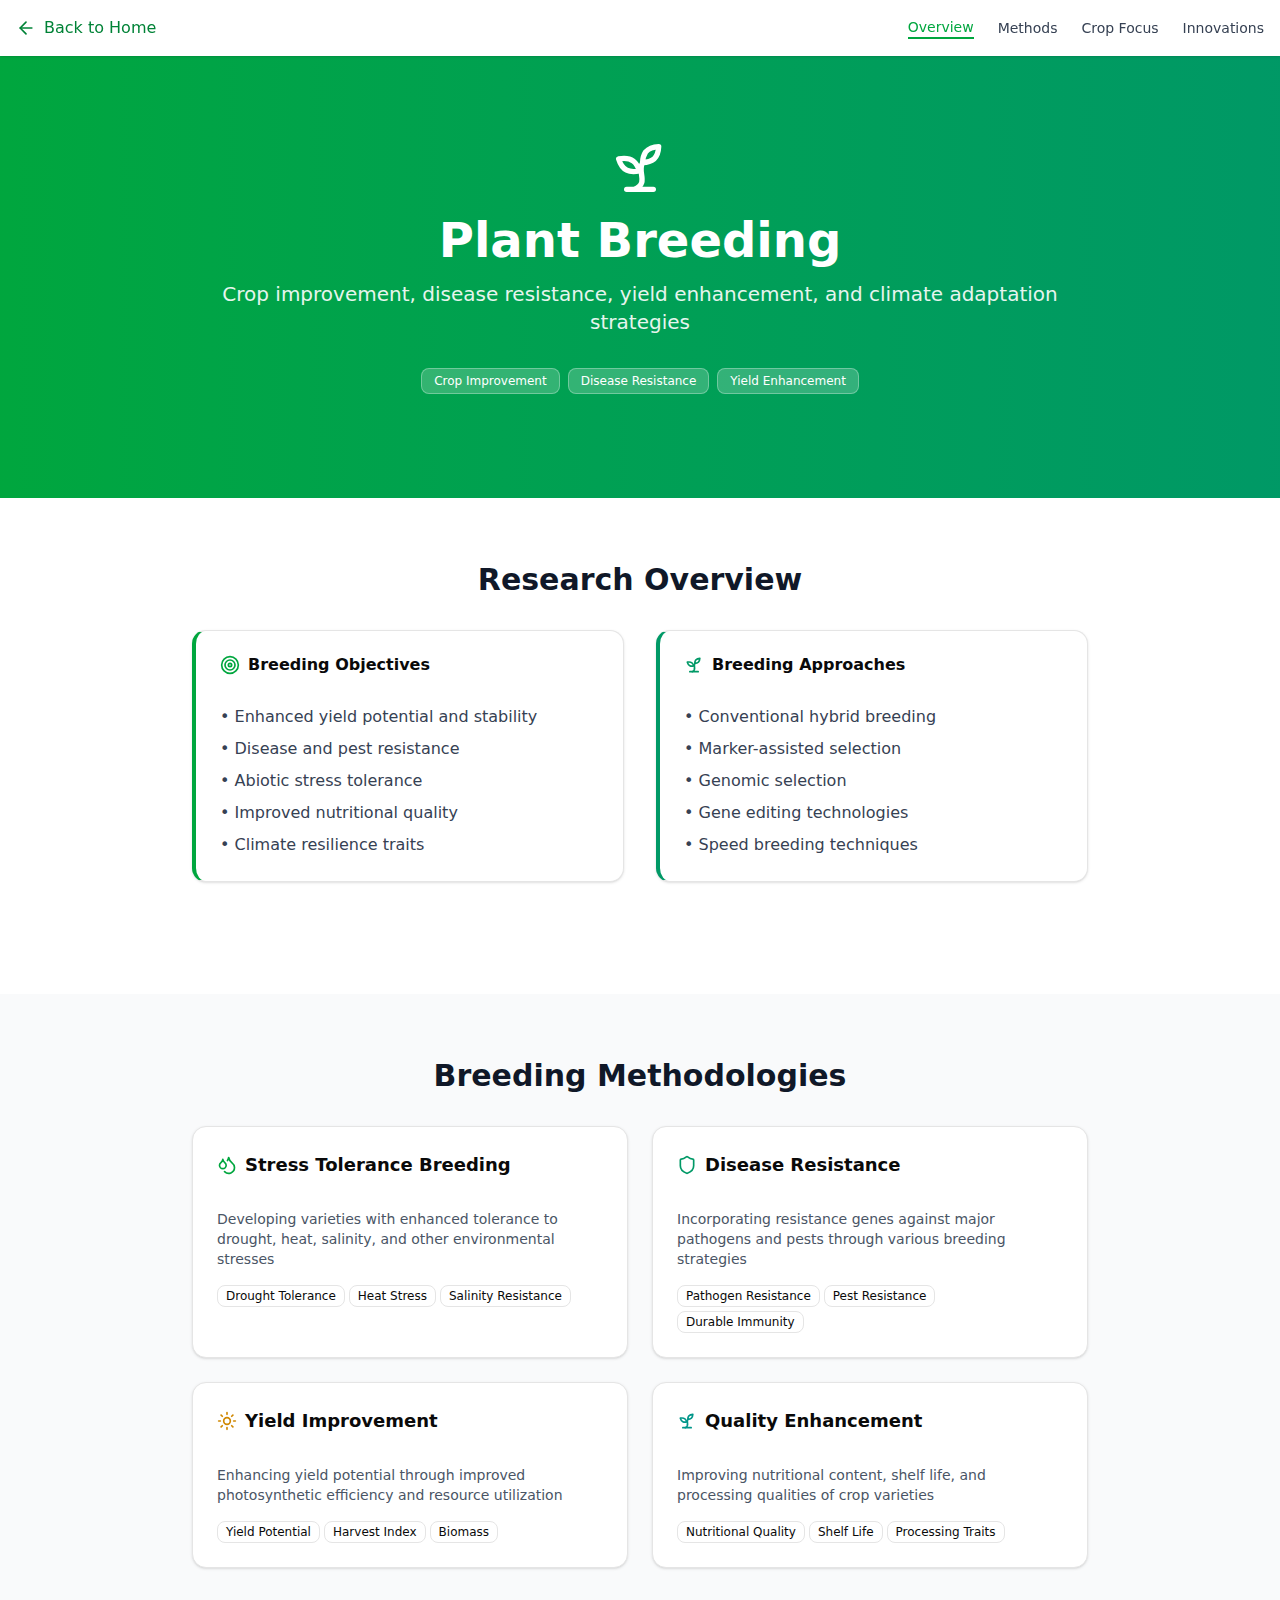
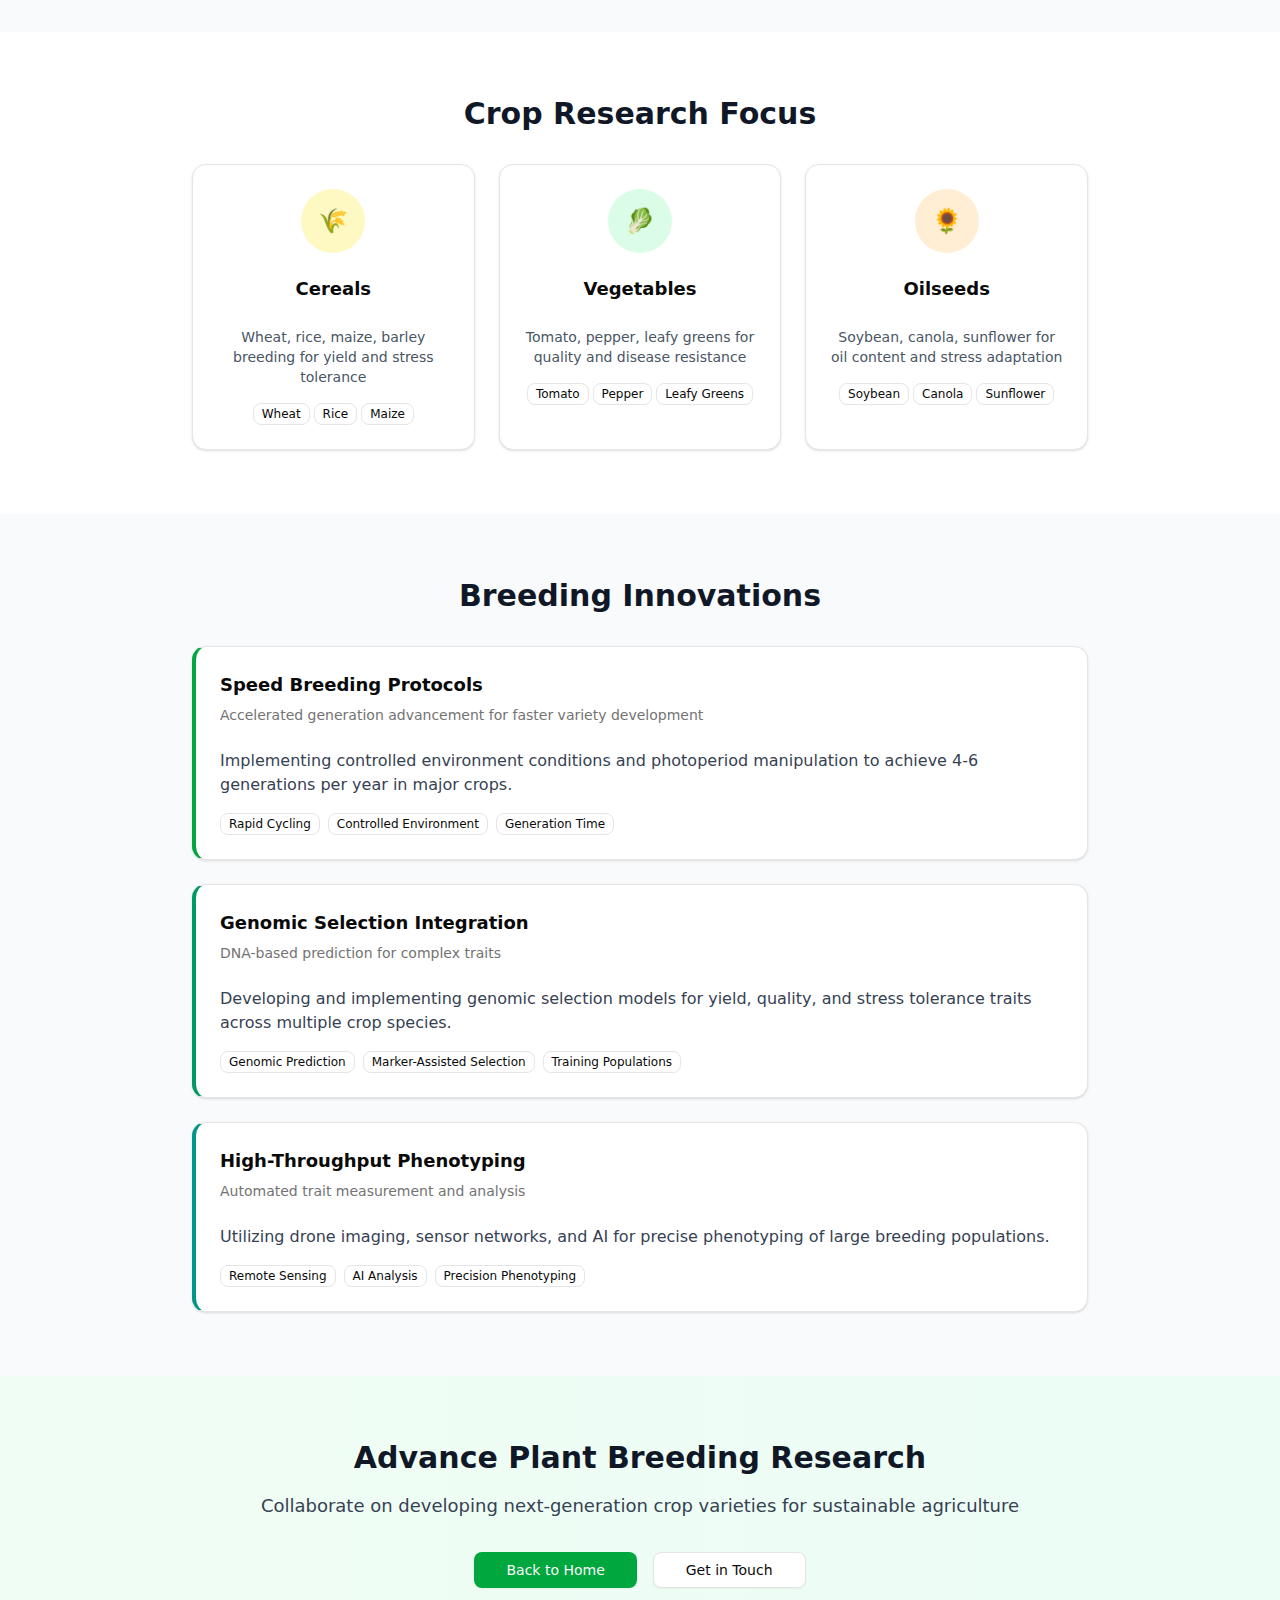
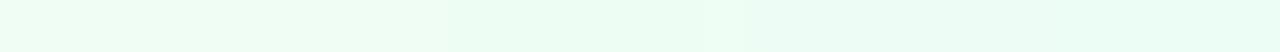
<file: research/plant-breeding/index.html>
<!DOCTYPE html><html lang="en"><head><meta charSet="utf-8"/><meta name="viewport" content="width=device-width, initial-scale=1"/><link rel="preload" href="/_next/static/media/4cf2300e9c8272f7-s.p.woff2" as="font" crossorigin="" type="font/woff2"/><link rel="preload" href="/_next/static/media/93f479601ee12b01-s.p.woff2" as="font" crossorigin="" type="font/woff2"/><link rel="stylesheet" href="/_next/static/css/de70bee13400563f.css" data-precedence="next"/><link rel="stylesheet" href="/_next/static/css/680a7fc08249eded.css" data-precedence="next"/><link rel="preload" as="script" fetchPriority="low" href="/_next/static/chunks/webpack-eef9b65c224c311c.js"/><script src="/_next/static/chunks/4bd1b696-4ad49f259c53d116.js" async=""></script><script src="/_next/static/chunks/684-e5928e48c83cbec0.js" async=""></script><script src="/_next/static/chunks/main-app-e7d4701ce2c2b529.js" async=""></script><script src="/_next/static/chunks/936-d7bcb2fd2c2f6163.js" async=""></script><script src="/_next/static/chunks/998-104c3fe2298783ff.js" async=""></script><script src="/_next/static/chunks/app/layout-f160a7d274861924.js" async=""></script><script src="/_next/static/chunks/37-d7067c54b9470417.js" async=""></script><script src="/_next/static/chunks/app/research/plant-breeding/page-c7bdf8258ded6ac0.js" async=""></script><meta name="next-size-adjust" content=""/><title>Azize M. Abg - Plant &amp; Animal Breeding Researcher</title><meta name="description" content="Master of Integrated Plant and Animal Breeding, Master of Animal Breeding and Genetics. Research in quantitative genetics, plant breeding, and animal genetics."/><meta name="author" content="Azize M. Abg"/><meta name="keywords" content="Azize M. Abg,Plant Breeding,Animal Genetics,Quantitative Genetics,PhD Research,Breeding Sciences"/><meta property="og:title" content="Azize M. Abg - Plant &amp; Animal Breeding Researcher"/><meta property="og:description" content="Advanced research in integrated plant and animal breeding methodologies"/><meta property="og:url" content="https://azizemabg.github.io/"/><meta property="og:site_name" content="Azize M. Abg"/><meta property="og:type" content="website"/><meta name="twitter:card" content="summary_large_image"/><meta name="twitter:title" content="Azize M. Abg - Plant &amp; Animal Breeding Researcher"/><meta name="twitter:description" content="Advanced research in integrated plant and animal breeding methodologies"/><link rel="icon" href="/logo.svg"/><script>document.querySelectorAll('body link[rel="icon"], body link[rel="apple-touch-icon"]').forEach(el => document.head.appendChild(el))</script><script src="/_next/static/chunks/polyfills-42372ed130431b0a.js" noModule=""></script></head><body class="__variable_188709 __variable_9a8899 antialiased bg-background text-foreground"><div hidden=""><!--$--><!--/$--></div><div class="min-h-screen bg-gradient-to-br from-slate-50 to-slate-100"><nav class="sticky top-0 bg-white/95 backdrop-blur-sm shadow-sm z-40"><div class="container mx-auto px-4 py-4"><div class="flex items-center justify-between"><a class="flex items-center gap-2 text-green-700 hover:text-green-600 transition-colors" href="/"><svg xmlns="http://www.w3.org/2000/svg" width="24" height="24" viewBox="0 0 24 24" fill="none" stroke="currentColor" stroke-width="2" stroke-linecap="round" stroke-linejoin="round" class="lucide lucide-arrow-left w-5 h-5" aria-hidden="true"><path d="m12 19-7-7 7-7"></path><path d="M19 12H5"></path></svg><span class="font-medium">Back to Home</span></a><div class="hidden md:flex space-x-6"><button class="text-sm font-medium transition-colors hover:text-green-600 text-green-600 border-b-2 border-green-600">Overview</button><button class="text-sm font-medium transition-colors hover:text-green-600 text-gray-700">Methods</button><button class="text-sm font-medium transition-colors hover:text-green-600 text-gray-700">Crop Focus</button><button class="text-sm font-medium transition-colors hover:text-green-600 text-gray-700">Innovations</button></div></div></div></nav><section class="relative bg-gradient-to-r from-green-600 to-emerald-600 text-white py-20"><div class="container mx-auto px-4"><div class="max-w-4xl mx-auto text-center"><div class="mb-6"><svg xmlns="http://www.w3.org/2000/svg" width="24" height="24" viewBox="0 0 24 24" fill="none" stroke="currentColor" stroke-width="2" stroke-linecap="round" stroke-linejoin="round" class="lucide lucide-sprout w-16 h-16 mx-auto mb-4" aria-hidden="true"><path d="M7 20h10"></path><path d="M10 20c5.5-2.5.8-6.4 3-10"></path><path d="M9.5 9.4c1.1.8 1.8 2.2 2.3 3.7-2 .4-3.5.4-4.8-.3-1.2-.6-2.3-1.9-3-4.2 2.8-.5 4.4 0 5.5.8z"></path><path d="M14.1 6a7 7 0 0 0-1.1 4c1.9-.1 3.3-.6 4.3-1.4 1-1 1.6-2.3 1.7-4.6-2.7.1-4 1-4.9 2z"></path></svg><h1 class="text-4xl md:text-5xl font-bold mb-4">Plant Breeding</h1><p class="text-xl mb-8 opacity-90">Crop improvement, disease resistance, yield enhancement, and climate adaptation strategies</p><div class="flex flex-wrap justify-center gap-2"><span data-slot="badge" class="inline-flex items-center justify-center rounded-md border text-xs font-medium w-fit whitespace-nowrap shrink-0 [&amp;&gt;svg]:size-3 gap-1 [&amp;&gt;svg]:pointer-events-none focus-visible:border-ring focus-visible:ring-ring/50 focus-visible:ring-[3px] aria-invalid:ring-destructive/20 dark:aria-invalid:ring-destructive/40 aria-invalid:border-destructive transition-[color,box-shadow] overflow-hidden [a&amp;]:hover:bg-secondary/90 px-3 py-1 bg-white/20 text-white border-white/30">Crop Improvement</span><span data-slot="badge" class="inline-flex items-center justify-center rounded-md border text-xs font-medium w-fit whitespace-nowrap shrink-0 [&amp;&gt;svg]:size-3 gap-1 [&amp;&gt;svg]:pointer-events-none focus-visible:border-ring focus-visible:ring-ring/50 focus-visible:ring-[3px] aria-invalid:ring-destructive/20 dark:aria-invalid:ring-destructive/40 aria-invalid:border-destructive transition-[color,box-shadow] overflow-hidden [a&amp;]:hover:bg-secondary/90 px-3 py-1 bg-white/20 text-white border-white/30">Disease Resistance</span><span data-slot="badge" class="inline-flex items-center justify-center rounded-md border text-xs font-medium w-fit whitespace-nowrap shrink-0 [&amp;&gt;svg]:size-3 gap-1 [&amp;&gt;svg]:pointer-events-none focus-visible:border-ring focus-visible:ring-ring/50 focus-visible:ring-[3px] aria-invalid:ring-destructive/20 dark:aria-invalid:ring-destructive/40 aria-invalid:border-destructive transition-[color,box-shadow] overflow-hidden [a&amp;]:hover:bg-secondary/90 px-3 py-1 bg-white/20 text-white border-white/30">Yield Enhancement</span></div></div></div></div></section><section id="overview" class="py-16 bg-white"><div class="container mx-auto px-4"><div class="max-w-4xl mx-auto"><h2 class="text-3xl font-bold text-gray-900 mb-8 text-center">Research Overview</h2><div class="grid md:grid-cols-2 gap-8 mb-12"><div data-slot="card" class="bg-card text-card-foreground flex flex-col gap-6 rounded-xl border py-6 shadow-sm border-l-4 border-l-green-600"><div data-slot="card-header" class="@container/card-header grid auto-rows-min grid-rows-[auto_auto] items-start gap-1.5 px-6 has-data-[slot=card-action]:grid-cols-[1fr_auto] [.border-b]:pb-6"><div data-slot="card-title" class="leading-none font-semibold flex items-center gap-2"><svg xmlns="http://www.w3.org/2000/svg" width="24" height="24" viewBox="0 0 24 24" fill="none" stroke="currentColor" stroke-width="2" stroke-linecap="round" stroke-linejoin="round" class="lucide lucide-target w-5 h-5 text-green-600" aria-hidden="true"><circle cx="12" cy="12" r="10"></circle><circle cx="12" cy="12" r="6"></circle><circle cx="12" cy="12" r="2"></circle></svg>Breeding Objectives</div></div><div data-slot="card-content" class="px-6"><ul class="space-y-2 text-gray-700"><li>• Enhanced yield potential and stability</li><li>• Disease and pest resistance</li><li>• Abiotic stress tolerance</li><li>• Improved nutritional quality</li><li>• Climate resilience traits</li></ul></div></div><div data-slot="card" class="bg-card text-card-foreground flex flex-col gap-6 rounded-xl border py-6 shadow-sm border-l-4 border-l-emerald-600"><div data-slot="card-header" class="@container/card-header grid auto-rows-min grid-rows-[auto_auto] items-start gap-1.5 px-6 has-data-[slot=card-action]:grid-cols-[1fr_auto] [.border-b]:pb-6"><div data-slot="card-title" class="leading-none font-semibold flex items-center gap-2"><svg xmlns="http://www.w3.org/2000/svg" width="24" height="24" viewBox="0 0 24 24" fill="none" stroke="currentColor" stroke-width="2" stroke-linecap="round" stroke-linejoin="round" class="lucide lucide-sprout w-5 h-5 text-emerald-600" aria-hidden="true"><path d="M7 20h10"></path><path d="M10 20c5.5-2.5.8-6.4 3-10"></path><path d="M9.5 9.4c1.1.8 1.8 2.2 2.3 3.7-2 .4-3.5.4-4.8-.3-1.2-.6-2.3-1.9-3-4.2 2.8-.5 4.4 0 5.5.8z"></path><path d="M14.1 6a7 7 0 0 0-1.1 4c1.9-.1 3.3-.6 4.3-1.4 1-1 1.6-2.3 1.7-4.6-2.7.1-4 1-4.9 2z"></path></svg>Breeding Approaches</div></div><div data-slot="card-content" class="px-6"><ul class="space-y-2 text-gray-700"><li>• Conventional hybrid breeding</li><li>• Marker-assisted selection</li><li>• Genomic selection</li><li>• Gene editing technologies</li><li>• Speed breeding techniques</li></ul></div></div></div></div></div></section><section id="methods" class="py-16 bg-gray-50"><div class="container mx-auto px-4"><div class="max-w-4xl mx-auto"><h2 class="text-3xl font-bold text-gray-900 mb-8 text-center">Breeding Methodologies</h2><div class="grid md:grid-cols-2 gap-6"><div data-slot="card" class="bg-card text-card-foreground flex flex-col gap-6 rounded-xl border py-6 shadow-sm hover:shadow-lg transition-shadow"><div data-slot="card-header" class="@container/card-header grid auto-rows-min grid-rows-[auto_auto] items-start gap-1.5 px-6 has-data-[slot=card-action]:grid-cols-[1fr_auto] [.border-b]:pb-6"><div data-slot="card-title" class="font-semibold flex items-center gap-2 text-lg"><svg xmlns="http://www.w3.org/2000/svg" width="24" height="24" viewBox="0 0 24 24" fill="none" stroke="currentColor" stroke-width="2" stroke-linecap="round" stroke-linejoin="round" class="lucide lucide-droplets w-5 h-5 text-green-600" aria-hidden="true"><path d="M7 16.3c2.2 0 4-1.83 4-4.05 0-1.16-.57-2.26-1.71-3.19S7.29 6.75 7 5.3c-.29 1.45-1.14 2.84-2.29 3.76S3 11.1 3 12.25c0 2.22 1.8 4.05 4 4.05z"></path><path d="M12.56 6.6A10.97 10.97 0 0 0 14 3.02c.5 2.5 2 4.9 4 6.5s3 3.5 3 5.5a6.98 6.98 0 0 1-11.91 4.97"></path></svg>Stress Tolerance Breeding</div></div><div data-slot="card-content" class="px-6"><p class="text-sm text-gray-600 mb-4">Developing varieties with enhanced tolerance to drought, heat, salinity, and other environmental stresses</p><div class="flex flex-wrap gap-1"><span data-slot="badge" class="inline-flex items-center justify-center rounded-md border px-2 py-0.5 font-medium w-fit whitespace-nowrap shrink-0 [&amp;&gt;svg]:size-3 gap-1 [&amp;&gt;svg]:pointer-events-none focus-visible:border-ring focus-visible:ring-ring/50 focus-visible:ring-[3px] aria-invalid:ring-destructive/20 dark:aria-invalid:ring-destructive/40 aria-invalid:border-destructive transition-[color,box-shadow] overflow-hidden text-foreground [a&amp;]:hover:bg-accent [a&amp;]:hover:text-accent-foreground text-xs">Drought Tolerance</span><span data-slot="badge" class="inline-flex items-center justify-center rounded-md border px-2 py-0.5 font-medium w-fit whitespace-nowrap shrink-0 [&amp;&gt;svg]:size-3 gap-1 [&amp;&gt;svg]:pointer-events-none focus-visible:border-ring focus-visible:ring-ring/50 focus-visible:ring-[3px] aria-invalid:ring-destructive/20 dark:aria-invalid:ring-destructive/40 aria-invalid:border-destructive transition-[color,box-shadow] overflow-hidden text-foreground [a&amp;]:hover:bg-accent [a&amp;]:hover:text-accent-foreground text-xs">Heat Stress</span><span data-slot="badge" class="inline-flex items-center justify-center rounded-md border px-2 py-0.5 font-medium w-fit whitespace-nowrap shrink-0 [&amp;&gt;svg]:size-3 gap-1 [&amp;&gt;svg]:pointer-events-none focus-visible:border-ring focus-visible:ring-ring/50 focus-visible:ring-[3px] aria-invalid:ring-destructive/20 dark:aria-invalid:ring-destructive/40 aria-invalid:border-destructive transition-[color,box-shadow] overflow-hidden text-foreground [a&amp;]:hover:bg-accent [a&amp;]:hover:text-accent-foreground text-xs">Salinity Resistance</span></div></div></div><div data-slot="card" class="bg-card text-card-foreground flex flex-col gap-6 rounded-xl border py-6 shadow-sm hover:shadow-lg transition-shadow"><div data-slot="card-header" class="@container/card-header grid auto-rows-min grid-rows-[auto_auto] items-start gap-1.5 px-6 has-data-[slot=card-action]:grid-cols-[1fr_auto] [.border-b]:pb-6"><div data-slot="card-title" class="font-semibold flex items-center gap-2 text-lg"><svg xmlns="http://www.w3.org/2000/svg" width="24" height="24" viewBox="0 0 24 24" fill="none" stroke="currentColor" stroke-width="2" stroke-linecap="round" stroke-linejoin="round" class="lucide lucide-shield w-5 h-5 text-emerald-600" aria-hidden="true"><path d="M20 13c0 5-3.5 7.5-7.66 8.95a1 1 0 0 1-.67-.01C7.5 20.5 4 18 4 13V6a1 1 0 0 1 1-1c2 0 4.5-1.2 6.24-2.72a1.17 1.17 0 0 1 1.52 0C14.51 3.81 17 5 19 5a1 1 0 0 1 1 1z"></path></svg>Disease Resistance</div></div><div data-slot="card-content" class="px-6"><p class="text-sm text-gray-600 mb-4">Incorporating resistance genes against major pathogens and pests through various breeding strategies</p><div class="flex flex-wrap gap-1"><span data-slot="badge" class="inline-flex items-center justify-center rounded-md border px-2 py-0.5 font-medium w-fit whitespace-nowrap shrink-0 [&amp;&gt;svg]:size-3 gap-1 [&amp;&gt;svg]:pointer-events-none focus-visible:border-ring focus-visible:ring-ring/50 focus-visible:ring-[3px] aria-invalid:ring-destructive/20 dark:aria-invalid:ring-destructive/40 aria-invalid:border-destructive transition-[color,box-shadow] overflow-hidden text-foreground [a&amp;]:hover:bg-accent [a&amp;]:hover:text-accent-foreground text-xs">Pathogen Resistance</span><span data-slot="badge" class="inline-flex items-center justify-center rounded-md border px-2 py-0.5 font-medium w-fit whitespace-nowrap shrink-0 [&amp;&gt;svg]:size-3 gap-1 [&amp;&gt;svg]:pointer-events-none focus-visible:border-ring focus-visible:ring-ring/50 focus-visible:ring-[3px] aria-invalid:ring-destructive/20 dark:aria-invalid:ring-destructive/40 aria-invalid:border-destructive transition-[color,box-shadow] overflow-hidden text-foreground [a&amp;]:hover:bg-accent [a&amp;]:hover:text-accent-foreground text-xs">Pest Resistance</span><span data-slot="badge" class="inline-flex items-center justify-center rounded-md border px-2 py-0.5 font-medium w-fit whitespace-nowrap shrink-0 [&amp;&gt;svg]:size-3 gap-1 [&amp;&gt;svg]:pointer-events-none focus-visible:border-ring focus-visible:ring-ring/50 focus-visible:ring-[3px] aria-invalid:ring-destructive/20 dark:aria-invalid:ring-destructive/40 aria-invalid:border-destructive transition-[color,box-shadow] overflow-hidden text-foreground [a&amp;]:hover:bg-accent [a&amp;]:hover:text-accent-foreground text-xs">Durable Immunity</span></div></div></div><div data-slot="card" class="bg-card text-card-foreground flex flex-col gap-6 rounded-xl border py-6 shadow-sm hover:shadow-lg transition-shadow"><div data-slot="card-header" class="@container/card-header grid auto-rows-min grid-rows-[auto_auto] items-start gap-1.5 px-6 has-data-[slot=card-action]:grid-cols-[1fr_auto] [.border-b]:pb-6"><div data-slot="card-title" class="font-semibold flex items-center gap-2 text-lg"><svg xmlns="http://www.w3.org/2000/svg" width="24" height="24" viewBox="0 0 24 24" fill="none" stroke="currentColor" stroke-width="2" stroke-linecap="round" stroke-linejoin="round" class="lucide lucide-sun w-5 h-5 text-yellow-600" aria-hidden="true"><circle cx="12" cy="12" r="4"></circle><path d="M12 2v2"></path><path d="M12 20v2"></path><path d="m4.93 4.93 1.41 1.41"></path><path d="m17.66 17.66 1.41 1.41"></path><path d="M2 12h2"></path><path d="M20 12h2"></path><path d="m6.34 17.66-1.41 1.41"></path><path d="m19.07 4.93-1.41 1.41"></path></svg>Yield Improvement</div></div><div data-slot="card-content" class="px-6"><p class="text-sm text-gray-600 mb-4">Enhancing yield potential through improved photosynthetic efficiency and resource utilization</p><div class="flex flex-wrap gap-1"><span data-slot="badge" class="inline-flex items-center justify-center rounded-md border px-2 py-0.5 font-medium w-fit whitespace-nowrap shrink-0 [&amp;&gt;svg]:size-3 gap-1 [&amp;&gt;svg]:pointer-events-none focus-visible:border-ring focus-visible:ring-ring/50 focus-visible:ring-[3px] aria-invalid:ring-destructive/20 dark:aria-invalid:ring-destructive/40 aria-invalid:border-destructive transition-[color,box-shadow] overflow-hidden text-foreground [a&amp;]:hover:bg-accent [a&amp;]:hover:text-accent-foreground text-xs">Yield Potential</span><span data-slot="badge" class="inline-flex items-center justify-center rounded-md border px-2 py-0.5 font-medium w-fit whitespace-nowrap shrink-0 [&amp;&gt;svg]:size-3 gap-1 [&amp;&gt;svg]:pointer-events-none focus-visible:border-ring focus-visible:ring-ring/50 focus-visible:ring-[3px] aria-invalid:ring-destructive/20 dark:aria-invalid:ring-destructive/40 aria-invalid:border-destructive transition-[color,box-shadow] overflow-hidden text-foreground [a&amp;]:hover:bg-accent [a&amp;]:hover:text-accent-foreground text-xs">Harvest Index</span><span data-slot="badge" class="inline-flex items-center justify-center rounded-md border px-2 py-0.5 font-medium w-fit whitespace-nowrap shrink-0 [&amp;&gt;svg]:size-3 gap-1 [&amp;&gt;svg]:pointer-events-none focus-visible:border-ring focus-visible:ring-ring/50 focus-visible:ring-[3px] aria-invalid:ring-destructive/20 dark:aria-invalid:ring-destructive/40 aria-invalid:border-destructive transition-[color,box-shadow] overflow-hidden text-foreground [a&amp;]:hover:bg-accent [a&amp;]:hover:text-accent-foreground text-xs">Biomass</span></div></div></div><div data-slot="card" class="bg-card text-card-foreground flex flex-col gap-6 rounded-xl border py-6 shadow-sm hover:shadow-lg transition-shadow"><div data-slot="card-header" class="@container/card-header grid auto-rows-min grid-rows-[auto_auto] items-start gap-1.5 px-6 has-data-[slot=card-action]:grid-cols-[1fr_auto] [.border-b]:pb-6"><div data-slot="card-title" class="font-semibold flex items-center gap-2 text-lg"><svg xmlns="http://www.w3.org/2000/svg" width="24" height="24" viewBox="0 0 24 24" fill="none" stroke="currentColor" stroke-width="2" stroke-linecap="round" stroke-linejoin="round" class="lucide lucide-sprout w-5 h-5 text-teal-600" aria-hidden="true"><path d="M7 20h10"></path><path d="M10 20c5.5-2.5.8-6.4 3-10"></path><path d="M9.5 9.4c1.1.8 1.8 2.2 2.3 3.7-2 .4-3.5.4-4.8-.3-1.2-.6-2.3-1.9-3-4.2 2.8-.5 4.4 0 5.5.8z"></path><path d="M14.1 6a7 7 0 0 0-1.1 4c1.9-.1 3.3-.6 4.3-1.4 1-1 1.6-2.3 1.7-4.6-2.7.1-4 1-4.9 2z"></path></svg>Quality Enhancement</div></div><div data-slot="card-content" class="px-6"><p class="text-sm text-gray-600 mb-4">Improving nutritional content, shelf life, and processing qualities of crop varieties</p><div class="flex flex-wrap gap-1"><span data-slot="badge" class="inline-flex items-center justify-center rounded-md border px-2 py-0.5 font-medium w-fit whitespace-nowrap shrink-0 [&amp;&gt;svg]:size-3 gap-1 [&amp;&gt;svg]:pointer-events-none focus-visible:border-ring focus-visible:ring-ring/50 focus-visible:ring-[3px] aria-invalid:ring-destructive/20 dark:aria-invalid:ring-destructive/40 aria-invalid:border-destructive transition-[color,box-shadow] overflow-hidden text-foreground [a&amp;]:hover:bg-accent [a&amp;]:hover:text-accent-foreground text-xs">Nutritional Quality</span><span data-slot="badge" class="inline-flex items-center justify-center rounded-md border px-2 py-0.5 font-medium w-fit whitespace-nowrap shrink-0 [&amp;&gt;svg]:size-3 gap-1 [&amp;&gt;svg]:pointer-events-none focus-visible:border-ring focus-visible:ring-ring/50 focus-visible:ring-[3px] aria-invalid:ring-destructive/20 dark:aria-invalid:ring-destructive/40 aria-invalid:border-destructive transition-[color,box-shadow] overflow-hidden text-foreground [a&amp;]:hover:bg-accent [a&amp;]:hover:text-accent-foreground text-xs">Shelf Life</span><span data-slot="badge" class="inline-flex items-center justify-center rounded-md border px-2 py-0.5 font-medium w-fit whitespace-nowrap shrink-0 [&amp;&gt;svg]:size-3 gap-1 [&amp;&gt;svg]:pointer-events-none focus-visible:border-ring focus-visible:ring-ring/50 focus-visible:ring-[3px] aria-invalid:ring-destructive/20 dark:aria-invalid:ring-destructive/40 aria-invalid:border-destructive transition-[color,box-shadow] overflow-hidden text-foreground [a&amp;]:hover:bg-accent [a&amp;]:hover:text-accent-foreground text-xs">Processing Traits</span></div></div></div></div></div></div></section><section id="crops" class="py-16 bg-white"><div class="container mx-auto px-4"><div class="max-w-4xl mx-auto"><h2 class="text-3xl font-bold text-gray-900 mb-8 text-center">Crop Research Focus</h2><div class="grid md:grid-cols-3 gap-6"><div data-slot="card" class="bg-card text-card-foreground flex flex-col gap-6 rounded-xl border py-6 shadow-sm text-center hover:shadow-lg transition-all duration-300 transform hover:-translate-y-2"><div data-slot="card-header" class="@container/card-header grid auto-rows-min grid-rows-[auto_auto] items-start gap-1.5 px-6 has-data-[slot=card-action]:grid-cols-[1fr_auto] [.border-b]:pb-6"><div class="w-16 h-16 mx-auto mb-4 bg-yellow-100 rounded-full flex items-center justify-center"><span class="text-2xl">🌾</span></div><div data-slot="card-title" class="font-semibold text-lg">Cereals</div></div><div data-slot="card-content" class="px-6"><p class="text-sm text-gray-600 mb-4">Wheat, rice, maize, barley breeding for yield and stress tolerance</p><div class="flex flex-wrap gap-1 justify-center"><span data-slot="badge" class="inline-flex items-center justify-center rounded-md border px-2 py-0.5 font-medium w-fit whitespace-nowrap shrink-0 [&amp;&gt;svg]:size-3 gap-1 [&amp;&gt;svg]:pointer-events-none focus-visible:border-ring focus-visible:ring-ring/50 focus-visible:ring-[3px] aria-invalid:ring-destructive/20 dark:aria-invalid:ring-destructive/40 aria-invalid:border-destructive transition-[color,box-shadow] overflow-hidden text-foreground [a&amp;]:hover:bg-accent [a&amp;]:hover:text-accent-foreground text-xs">Wheat</span><span data-slot="badge" class="inline-flex items-center justify-center rounded-md border px-2 py-0.5 font-medium w-fit whitespace-nowrap shrink-0 [&amp;&gt;svg]:size-3 gap-1 [&amp;&gt;svg]:pointer-events-none focus-visible:border-ring focus-visible:ring-ring/50 focus-visible:ring-[3px] aria-invalid:ring-destructive/20 dark:aria-invalid:ring-destructive/40 aria-invalid:border-destructive transition-[color,box-shadow] overflow-hidden text-foreground [a&amp;]:hover:bg-accent [a&amp;]:hover:text-accent-foreground text-xs">Rice</span><span data-slot="badge" class="inline-flex items-center justify-center rounded-md border px-2 py-0.5 font-medium w-fit whitespace-nowrap shrink-0 [&amp;&gt;svg]:size-3 gap-1 [&amp;&gt;svg]:pointer-events-none focus-visible:border-ring focus-visible:ring-ring/50 focus-visible:ring-[3px] aria-invalid:ring-destructive/20 dark:aria-invalid:ring-destructive/40 aria-invalid:border-destructive transition-[color,box-shadow] overflow-hidden text-foreground [a&amp;]:hover:bg-accent [a&amp;]:hover:text-accent-foreground text-xs">Maize</span></div></div></div><div data-slot="card" class="bg-card text-card-foreground flex flex-col gap-6 rounded-xl border py-6 shadow-sm text-center hover:shadow-lg transition-all duration-300 transform hover:-translate-y-2"><div data-slot="card-header" class="@container/card-header grid auto-rows-min grid-rows-[auto_auto] items-start gap-1.5 px-6 has-data-[slot=card-action]:grid-cols-[1fr_auto] [.border-b]:pb-6"><div class="w-16 h-16 mx-auto mb-4 bg-green-100 rounded-full flex items-center justify-center"><span class="text-2xl">🥬</span></div><div data-slot="card-title" class="font-semibold text-lg">Vegetables</div></div><div data-slot="card-content" class="px-6"><p class="text-sm text-gray-600 mb-4">Tomato, pepper, leafy greens for quality and disease resistance</p><div class="flex flex-wrap gap-1 justify-center"><span data-slot="badge" class="inline-flex items-center justify-center rounded-md border px-2 py-0.5 font-medium w-fit whitespace-nowrap shrink-0 [&amp;&gt;svg]:size-3 gap-1 [&amp;&gt;svg]:pointer-events-none focus-visible:border-ring focus-visible:ring-ring/50 focus-visible:ring-[3px] aria-invalid:ring-destructive/20 dark:aria-invalid:ring-destructive/40 aria-invalid:border-destructive transition-[color,box-shadow] overflow-hidden text-foreground [a&amp;]:hover:bg-accent [a&amp;]:hover:text-accent-foreground text-xs">Tomato</span><span data-slot="badge" class="inline-flex items-center justify-center rounded-md border px-2 py-0.5 font-medium w-fit whitespace-nowrap shrink-0 [&amp;&gt;svg]:size-3 gap-1 [&amp;&gt;svg]:pointer-events-none focus-visible:border-ring focus-visible:ring-ring/50 focus-visible:ring-[3px] aria-invalid:ring-destructive/20 dark:aria-invalid:ring-destructive/40 aria-invalid:border-destructive transition-[color,box-shadow] overflow-hidden text-foreground [a&amp;]:hover:bg-accent [a&amp;]:hover:text-accent-foreground text-xs">Pepper</span><span data-slot="badge" class="inline-flex items-center justify-center rounded-md border px-2 py-0.5 font-medium w-fit whitespace-nowrap shrink-0 [&amp;&gt;svg]:size-3 gap-1 [&amp;&gt;svg]:pointer-events-none focus-visible:border-ring focus-visible:ring-ring/50 focus-visible:ring-[3px] aria-invalid:ring-destructive/20 dark:aria-invalid:ring-destructive/40 aria-invalid:border-destructive transition-[color,box-shadow] overflow-hidden text-foreground [a&amp;]:hover:bg-accent [a&amp;]:hover:text-accent-foreground text-xs">Leafy Greens</span></div></div></div><div data-slot="card" class="bg-card text-card-foreground flex flex-col gap-6 rounded-xl border py-6 shadow-sm text-center hover:shadow-lg transition-all duration-300 transform hover:-translate-y-2"><div data-slot="card-header" class="@container/card-header grid auto-rows-min grid-rows-[auto_auto] items-start gap-1.5 px-6 has-data-[slot=card-action]:grid-cols-[1fr_auto] [.border-b]:pb-6"><div class="w-16 h-16 mx-auto mb-4 bg-orange-100 rounded-full flex items-center justify-center"><span class="text-2xl">🌻</span></div><div data-slot="card-title" class="font-semibold text-lg">Oilseeds</div></div><div data-slot="card-content" class="px-6"><p class="text-sm text-gray-600 mb-4">Soybean, canola, sunflower for oil content and stress adaptation</p><div class="flex flex-wrap gap-1 justify-center"><span data-slot="badge" class="inline-flex items-center justify-center rounded-md border px-2 py-0.5 font-medium w-fit whitespace-nowrap shrink-0 [&amp;&gt;svg]:size-3 gap-1 [&amp;&gt;svg]:pointer-events-none focus-visible:border-ring focus-visible:ring-ring/50 focus-visible:ring-[3px] aria-invalid:ring-destructive/20 dark:aria-invalid:ring-destructive/40 aria-invalid:border-destructive transition-[color,box-shadow] overflow-hidden text-foreground [a&amp;]:hover:bg-accent [a&amp;]:hover:text-accent-foreground text-xs">Soybean</span><span data-slot="badge" class="inline-flex items-center justify-center rounded-md border px-2 py-0.5 font-medium w-fit whitespace-nowrap shrink-0 [&amp;&gt;svg]:size-3 gap-1 [&amp;&gt;svg]:pointer-events-none focus-visible:border-ring focus-visible:ring-ring/50 focus-visible:ring-[3px] aria-invalid:ring-destructive/20 dark:aria-invalid:ring-destructive/40 aria-invalid:border-destructive transition-[color,box-shadow] overflow-hidden text-foreground [a&amp;]:hover:bg-accent [a&amp;]:hover:text-accent-foreground text-xs">Canola</span><span data-slot="badge" class="inline-flex items-center justify-center rounded-md border px-2 py-0.5 font-medium w-fit whitespace-nowrap shrink-0 [&amp;&gt;svg]:size-3 gap-1 [&amp;&gt;svg]:pointer-events-none focus-visible:border-ring focus-visible:ring-ring/50 focus-visible:ring-[3px] aria-invalid:ring-destructive/20 dark:aria-invalid:ring-destructive/40 aria-invalid:border-destructive transition-[color,box-shadow] overflow-hidden text-foreground [a&amp;]:hover:bg-accent [a&amp;]:hover:text-accent-foreground text-xs">Sunflower</span></div></div></div></div></div></div></section><section id="innovations" class="py-16 bg-gray-50"><div class="container mx-auto px-4"><div class="max-w-4xl mx-auto"><h2 class="text-3xl font-bold text-gray-900 mb-8 text-center">Breeding Innovations</h2><div class="space-y-6"><div data-slot="card" class="bg-card text-card-foreground flex flex-col gap-6 rounded-xl border py-6 shadow-sm border-l-4 border-l-green-600 hover:shadow-lg transition-shadow"><div data-slot="card-header" class="@container/card-header grid auto-rows-min grid-rows-[auto_auto] items-start gap-1.5 px-6 has-data-[slot=card-action]:grid-cols-[1fr_auto] [.border-b]:pb-6"><div data-slot="card-title" class="font-semibold text-lg">Speed Breeding Protocols</div><div data-slot="card-description" class="text-muted-foreground text-sm">Accelerated generation advancement for faster variety development</div></div><div data-slot="card-content" class="px-6"><p class="text-gray-700 mb-4">Implementing controlled environment conditions and photoperiod manipulation to achieve 4-6 generations per year in major crops.</p><div class="flex flex-wrap gap-2"><span data-slot="badge" class="inline-flex items-center justify-center rounded-md border px-2 py-0.5 text-xs font-medium w-fit whitespace-nowrap shrink-0 [&amp;&gt;svg]:size-3 gap-1 [&amp;&gt;svg]:pointer-events-none focus-visible:border-ring focus-visible:ring-ring/50 focus-visible:ring-[3px] aria-invalid:ring-destructive/20 dark:aria-invalid:ring-destructive/40 aria-invalid:border-destructive transition-[color,box-shadow] overflow-hidden text-foreground [a&amp;]:hover:bg-accent [a&amp;]:hover:text-accent-foreground">Rapid Cycling</span><span data-slot="badge" class="inline-flex items-center justify-center rounded-md border px-2 py-0.5 text-xs font-medium w-fit whitespace-nowrap shrink-0 [&amp;&gt;svg]:size-3 gap-1 [&amp;&gt;svg]:pointer-events-none focus-visible:border-ring focus-visible:ring-ring/50 focus-visible:ring-[3px] aria-invalid:ring-destructive/20 dark:aria-invalid:ring-destructive/40 aria-invalid:border-destructive transition-[color,box-shadow] overflow-hidden text-foreground [a&amp;]:hover:bg-accent [a&amp;]:hover:text-accent-foreground">Controlled Environment</span><span data-slot="badge" class="inline-flex items-center justify-center rounded-md border px-2 py-0.5 text-xs font-medium w-fit whitespace-nowrap shrink-0 [&amp;&gt;svg]:size-3 gap-1 [&amp;&gt;svg]:pointer-events-none focus-visible:border-ring focus-visible:ring-ring/50 focus-visible:ring-[3px] aria-invalid:ring-destructive/20 dark:aria-invalid:ring-destructive/40 aria-invalid:border-destructive transition-[color,box-shadow] overflow-hidden text-foreground [a&amp;]:hover:bg-accent [a&amp;]:hover:text-accent-foreground">Generation Time</span></div></div></div><div data-slot="card" class="bg-card text-card-foreground flex flex-col gap-6 rounded-xl border py-6 shadow-sm border-l-4 border-l-emerald-600 hover:shadow-lg transition-shadow"><div data-slot="card-header" class="@container/card-header grid auto-rows-min grid-rows-[auto_auto] items-start gap-1.5 px-6 has-data-[slot=card-action]:grid-cols-[1fr_auto] [.border-b]:pb-6"><div data-slot="card-title" class="font-semibold text-lg">Genomic Selection Integration</div><div data-slot="card-description" class="text-muted-foreground text-sm">DNA-based prediction for complex traits</div></div><div data-slot="card-content" class="px-6"><p class="text-gray-700 mb-4">Developing and implementing genomic selection models for yield, quality, and stress tolerance traits across multiple crop species.</p><div class="flex flex-wrap gap-2"><span data-slot="badge" class="inline-flex items-center justify-center rounded-md border px-2 py-0.5 text-xs font-medium w-fit whitespace-nowrap shrink-0 [&amp;&gt;svg]:size-3 gap-1 [&amp;&gt;svg]:pointer-events-none focus-visible:border-ring focus-visible:ring-ring/50 focus-visible:ring-[3px] aria-invalid:ring-destructive/20 dark:aria-invalid:ring-destructive/40 aria-invalid:border-destructive transition-[color,box-shadow] overflow-hidden text-foreground [a&amp;]:hover:bg-accent [a&amp;]:hover:text-accent-foreground">Genomic Prediction</span><span data-slot="badge" class="inline-flex items-center justify-center rounded-md border px-2 py-0.5 text-xs font-medium w-fit whitespace-nowrap shrink-0 [&amp;&gt;svg]:size-3 gap-1 [&amp;&gt;svg]:pointer-events-none focus-visible:border-ring focus-visible:ring-ring/50 focus-visible:ring-[3px] aria-invalid:ring-destructive/20 dark:aria-invalid:ring-destructive/40 aria-invalid:border-destructive transition-[color,box-shadow] overflow-hidden text-foreground [a&amp;]:hover:bg-accent [a&amp;]:hover:text-accent-foreground">Marker-Assisted Selection</span><span data-slot="badge" class="inline-flex items-center justify-center rounded-md border px-2 py-0.5 text-xs font-medium w-fit whitespace-nowrap shrink-0 [&amp;&gt;svg]:size-3 gap-1 [&amp;&gt;svg]:pointer-events-none focus-visible:border-ring focus-visible:ring-ring/50 focus-visible:ring-[3px] aria-invalid:ring-destructive/20 dark:aria-invalid:ring-destructive/40 aria-invalid:border-destructive transition-[color,box-shadow] overflow-hidden text-foreground [a&amp;]:hover:bg-accent [a&amp;]:hover:text-accent-foreground">Training Populations</span></div></div></div><div data-slot="card" class="bg-card text-card-foreground flex flex-col gap-6 rounded-xl border py-6 shadow-sm border-l-4 border-l-teal-600 hover:shadow-lg transition-shadow"><div data-slot="card-header" class="@container/card-header grid auto-rows-min grid-rows-[auto_auto] items-start gap-1.5 px-6 has-data-[slot=card-action]:grid-cols-[1fr_auto] [.border-b]:pb-6"><div data-slot="card-title" class="font-semibold text-lg">High-Throughput Phenotyping</div><div data-slot="card-description" class="text-muted-foreground text-sm">Automated trait measurement and analysis</div></div><div data-slot="card-content" class="px-6"><p class="text-gray-700 mb-4">Utilizing drone imaging, sensor networks, and AI for precise phenotyping of large breeding populations.</p><div class="flex flex-wrap gap-2"><span data-slot="badge" class="inline-flex items-center justify-center rounded-md border px-2 py-0.5 text-xs font-medium w-fit whitespace-nowrap shrink-0 [&amp;&gt;svg]:size-3 gap-1 [&amp;&gt;svg]:pointer-events-none focus-visible:border-ring focus-visible:ring-ring/50 focus-visible:ring-[3px] aria-invalid:ring-destructive/20 dark:aria-invalid:ring-destructive/40 aria-invalid:border-destructive transition-[color,box-shadow] overflow-hidden text-foreground [a&amp;]:hover:bg-accent [a&amp;]:hover:text-accent-foreground">Remote Sensing</span><span data-slot="badge" class="inline-flex items-center justify-center rounded-md border px-2 py-0.5 text-xs font-medium w-fit whitespace-nowrap shrink-0 [&amp;&gt;svg]:size-3 gap-1 [&amp;&gt;svg]:pointer-events-none focus-visible:border-ring focus-visible:ring-ring/50 focus-visible:ring-[3px] aria-invalid:ring-destructive/20 dark:aria-invalid:ring-destructive/40 aria-invalid:border-destructive transition-[color,box-shadow] overflow-hidden text-foreground [a&amp;]:hover:bg-accent [a&amp;]:hover:text-accent-foreground">AI Analysis</span><span data-slot="badge" class="inline-flex items-center justify-center rounded-md border px-2 py-0.5 text-xs font-medium w-fit whitespace-nowrap shrink-0 [&amp;&gt;svg]:size-3 gap-1 [&amp;&gt;svg]:pointer-events-none focus-visible:border-ring focus-visible:ring-ring/50 focus-visible:ring-[3px] aria-invalid:ring-destructive/20 dark:aria-invalid:ring-destructive/40 aria-invalid:border-destructive transition-[color,box-shadow] overflow-hidden text-foreground [a&amp;]:hover:bg-accent [a&amp;]:hover:text-accent-foreground">Precision Phenotyping</span></div></div></div></div></div></div></section><section class="py-16 bg-gradient-to-r from-green-50 to-emerald-50"><div class="container mx-auto px-4 text-center"><h2 class="text-3xl font-bold text-gray-900 mb-4">Advance Plant Breeding Research</h2><p class="text-lg text-gray-700 mb-8">Collaborate on developing next-generation crop varieties for sustainable agriculture</p><div class="flex flex-col sm:flex-row justify-center gap-4"><a href="/"><button data-slot="button" class="inline-flex items-center justify-center gap-2 whitespace-nowrap rounded-md text-sm font-medium transition-all disabled:pointer-events-none disabled:opacity-50 [&amp;_svg]:pointer-events-none [&amp;_svg:not([class*=&#x27;size-&#x27;])]:size-4 shrink-0 [&amp;_svg]:shrink-0 outline-none focus-visible:border-ring focus-visible:ring-ring/50 focus-visible:ring-[3px] aria-invalid:ring-destructive/20 dark:aria-invalid:ring-destructive/40 aria-invalid:border-destructive text-primary-foreground shadow-xs h-9 has-[&gt;svg]:px-3 bg-green-600 hover:bg-green-700 px-8 py-3">Back to Home</button></a><a href="/contact/"><button data-slot="button" class="inline-flex items-center justify-center gap-2 whitespace-nowrap rounded-md text-sm font-medium transition-all disabled:pointer-events-none disabled:opacity-50 [&amp;_svg]:pointer-events-none [&amp;_svg:not([class*=&#x27;size-&#x27;])]:size-4 shrink-0 [&amp;_svg]:shrink-0 outline-none focus-visible:border-ring focus-visible:ring-ring/50 focus-visible:ring-[3px] aria-invalid:ring-destructive/20 dark:aria-invalid:ring-destructive/40 aria-invalid:border-destructive border bg-background shadow-xs hover:bg-accent hover:text-accent-foreground dark:bg-input/30 dark:border-input dark:hover:bg-input/50 h-9 has-[&gt;svg]:px-3 px-8 py-3">Get in Touch</button></a></div></div></section></div><!--$--><!--/$--><div role="region" aria-label="Notifications (F8)" tabindex="-1" style="pointer-events:none"><ol tabindex="-1" class="fixed top-0 z-[100] flex max-h-screen w-full flex-col-reverse p-4 sm:bottom-0 sm:right-0 sm:top-auto sm:flex-col md:max-w-[420px]"></ol></div><script src="/_next/static/chunks/webpack-eef9b65c224c311c.js" async=""></script><script>(self.__next_f=self.__next_f||[]).push([0])</script><script>self.__next_f.push([1,"1:\"$Sreact.fragment\"\n2:I[7555,[],\"\"]\n3:I[1295,[],\"\"]\n4:I[7323,[\"936\",\"static/chunks/936-d7bcb2fd2c2f6163.js\",\"998\",\"static/chunks/998-104c3fe2298783ff.js\",\"177\",\"static/chunks/app/layout-f160a7d274861924.js\"],\"Toaster\"]\n5:I[894,[],\"ClientPageRoot\"]\n6:I[1075,[\"936\",\"static/chunks/936-d7bcb2fd2c2f6163.js\",\"37\",\"static/chunks/37-d7067c54b9470417.js\",\"81\",\"static/chunks/app/research/plant-breeding/page-c7bdf8258ded6ac0.js\"],\"default\"]\n9:I[9665,[],\"OutletBoundary\"]\nc:I[4911,[],\"AsyncMetadataOutlet\"]\ne:I[9665,[],\"ViewportBoundary\"]\n10:I[9665,[],\"MetadataBoundary\"]\n12:I[6614,[],\"\"]\n:HL[\"/_next/static/media/4cf2300e9c8272f7-s.p.woff2\",\"font\",{\"crossOrigin\":\"\",\"type\":\"font/woff2\"}]\n:HL[\"/_next/static/media/93f479601ee12b01-s.p.woff2\",\"font\",{\"crossOrigin\":\"\",\"type\":\"font/woff2\"}]\n:HL[\"/_next/static/css/de70bee13400563f.css\",\"style\"]\n:HL[\"/_next/static/css/680a7fc08249eded.css\",\"style\"]\n"])</script><script>self.__next_f.push([1,"0:{\"P\":null,\"b\":\"PK6CWD5hVHqE5wk-uCUZJ\",\"p\":\"\",\"c\":[\"\",\"research\",\"plant-breeding\",\"\"],\"i\":false,\"f\":[[[\"\",{\"children\":[\"research\",{\"children\":[\"plant-breeding\",{\"children\":[\"__PAGE__\",{}]}]}]},\"$undefined\",\"$undefined\",true],[\"\",[\"$\",\"$1\",\"c\",{\"children\":[[[\"$\",\"link\",\"0\",{\"rel\":\"stylesheet\",\"href\":\"/_next/static/css/de70bee13400563f.css\",\"precedence\":\"next\",\"crossOrigin\":\"$undefined\",\"nonce\":\"$undefined\"}],[\"$\",\"link\",\"1\",{\"rel\":\"stylesheet\",\"href\":\"/_next/static/css/680a7fc08249eded.css\",\"precedence\":\"next\",\"crossOrigin\":\"$undefined\",\"nonce\":\"$undefined\"}]],[\"$\",\"html\",null,{\"lang\":\"en\",\"suppressHydrationWarning\":true,\"children\":[\"$\",\"body\",null,{\"className\":\"__variable_188709 __variable_9a8899 antialiased bg-background text-foreground\",\"children\":[[\"$\",\"$L2\",null,{\"parallelRouterKey\":\"children\",\"error\":\"$undefined\",\"errorStyles\":\"$undefined\",\"errorScripts\":\"$undefined\",\"template\":[\"$\",\"$L3\",null,{}],\"templateStyles\":\"$undefined\",\"templateScripts\":\"$undefined\",\"notFound\":[[[\"$\",\"title\",null,{\"children\":\"404: This page could not be found.\"}],[\"$\",\"div\",null,{\"style\":{\"fontFamily\":\"system-ui,\\\"Segoe UI\\\",Roboto,Helvetica,Arial,sans-serif,\\\"Apple Color Emoji\\\",\\\"Segoe UI Emoji\\\"\",\"height\":\"100vh\",\"textAlign\":\"center\",\"display\":\"flex\",\"flexDirection\":\"column\",\"alignItems\":\"center\",\"justifyContent\":\"center\"},\"children\":[\"$\",\"div\",null,{\"children\":[[\"$\",\"style\",null,{\"dangerouslySetInnerHTML\":{\"__html\":\"body{color:#000;background:#fff;margin:0}.next-error-h1{border-right:1px solid rgba(0,0,0,.3)}@media (prefers-color-scheme:dark){body{color:#fff;background:#000}.next-error-h1{border-right:1px solid rgba(255,255,255,.3)}}\"}}],[\"$\",\"h1\",null,{\"className\":\"next-error-h1\",\"style\":{\"display\":\"inline-block\",\"margin\":\"0 20px 0 0\",\"padding\":\"0 23px 0 0\",\"fontSize\":24,\"fontWeight\":500,\"verticalAlign\":\"top\",\"lineHeight\":\"49px\"},\"children\":404}],[\"$\",\"div\",null,{\"style\":{\"display\":\"inline-block\"},\"children\":[\"$\",\"h2\",null,{\"style\":{\"fontSize\":14,\"fontWeight\":400,\"lineHeight\":\"49px\",\"margin\":0},\"children\":\"This page could not be found.\"}]}]]}]}]],[]],\"forbidden\":\"$undefined\",\"unauthorized\":\"$undefined\"}],[\"$\",\"$L4\",null,{}]]}]}]]}],{\"children\":[\"research\",[\"$\",\"$1\",\"c\",{\"children\":[null,[\"$\",\"$L2\",null,{\"parallelRouterKey\":\"children\",\"error\":\"$undefined\",\"errorStyles\":\"$undefined\",\"errorScripts\":\"$undefined\",\"template\":[\"$\",\"$L3\",null,{}],\"templateStyles\":\"$undefined\",\"templateScripts\":\"$undefined\",\"notFound\":\"$undefined\",\"forbidden\":\"$undefined\",\"unauthorized\":\"$undefined\"}]]}],{\"children\":[\"plant-breeding\",[\"$\",\"$1\",\"c\",{\"children\":[null,[\"$\",\"$L2\",null,{\"parallelRouterKey\":\"children\",\"error\":\"$undefined\",\"errorStyles\":\"$undefined\",\"errorScripts\":\"$undefined\",\"template\":[\"$\",\"$L3\",null,{}],\"templateStyles\":\"$undefined\",\"templateScripts\":\"$undefined\",\"notFound\":\"$undefined\",\"forbidden\":\"$undefined\",\"unauthorized\":\"$undefined\"}]]}],{\"children\":[\"__PAGE__\",[\"$\",\"$1\",\"c\",{\"children\":[[\"$\",\"$L5\",null,{\"Component\":\"$6\",\"searchParams\":{},\"params\":{},\"promises\":[\"$@7\",\"$@8\"]}],null,[\"$\",\"$L9\",null,{\"children\":[\"$La\",\"$Lb\",[\"$\",\"$Lc\",null,{\"promise\":\"$@d\"}]]}]]}],{},null,false]},null,false]},null,false]},null,false],[\"$\",\"$1\",\"h\",{\"children\":[null,[\"$\",\"$1\",\"O26C1leoeypJ4qjcFh-Pov\",{\"children\":[[\"$\",\"$Le\",null,{\"children\":\"$Lf\"}],[\"$\",\"meta\",null,{\"name\":\"next-size-adjust\",\"content\":\"\"}]]}],[\"$\",\"$L10\",null,{\"children\":\"$L11\"}]]}],false]],\"m\":\"$undefined\",\"G\":[\"$12\",\"$undefined\"],\"s\":false,\"S\":true}\n"])</script><script>self.__next_f.push([1,"13:\"$Sreact.suspense\"\n14:I[4911,[],\"AsyncMetadata\"]\n7:{}\n8:{}\n11:[\"$\",\"div\",null,{\"hidden\":true,\"children\":[\"$\",\"$13\",null,{\"fallback\":null,\"children\":[\"$\",\"$L14\",null,{\"promise\":\"$@15\"}]}]}]\n"])</script><script>self.__next_f.push([1,"b:null\n"])</script><script>self.__next_f.push([1,"f:[[\"$\",\"meta\",\"0\",{\"charSet\":\"utf-8\"}],[\"$\",\"meta\",\"1\",{\"name\":\"viewport\",\"content\":\"width=device-width, initial-scale=1\"}]]\na:null\n"])</script><script>self.__next_f.push([1,"d:{\"metadata\":[[\"$\",\"title\",\"0\",{\"children\":\"Azize M. Abg - Plant \u0026 Animal Breeding Researcher\"}],[\"$\",\"meta\",\"1\",{\"name\":\"description\",\"content\":\"Master of Integrated Plant and Animal Breeding, Master of Animal Breeding and Genetics. Research in quantitative genetics, plant breeding, and animal genetics.\"}],[\"$\",\"meta\",\"2\",{\"name\":\"author\",\"content\":\"Azize M. Abg\"}],[\"$\",\"meta\",\"3\",{\"name\":\"keywords\",\"content\":\"Azize M. Abg,Plant Breeding,Animal Genetics,Quantitative Genetics,PhD Research,Breeding Sciences\"}],[\"$\",\"meta\",\"4\",{\"property\":\"og:title\",\"content\":\"Azize M. Abg - Plant \u0026 Animal Breeding Researcher\"}],[\"$\",\"meta\",\"5\",{\"property\":\"og:description\",\"content\":\"Advanced research in integrated plant and animal breeding methodologies\"}],[\"$\",\"meta\",\"6\",{\"property\":\"og:url\",\"content\":\"https://azizemabg.github.io/\"}],[\"$\",\"meta\",\"7\",{\"property\":\"og:site_name\",\"content\":\"Azize M. Abg\"}],[\"$\",\"meta\",\"8\",{\"property\":\"og:type\",\"content\":\"website\"}],[\"$\",\"meta\",\"9\",{\"name\":\"twitter:card\",\"content\":\"summary_large_image\"}],[\"$\",\"meta\",\"10\",{\"name\":\"twitter:title\",\"content\":\"Azize M. Abg - Plant \u0026 Animal Breeding Researcher\"}],[\"$\",\"meta\",\"11\",{\"name\":\"twitter:description\",\"content\":\"Advanced research in integrated plant and animal breeding methodologies\"}],[\"$\",\"link\",\"12\",{\"rel\":\"icon\",\"href\":\"/logo.svg\"}]],\"error\":null,\"digest\":\"$undefined\"}\n15:{\"metadata\":\"$d:metadata\",\"error\":null,\"digest\":\"$undefined\"}\n"])</script></body></html>
</file>
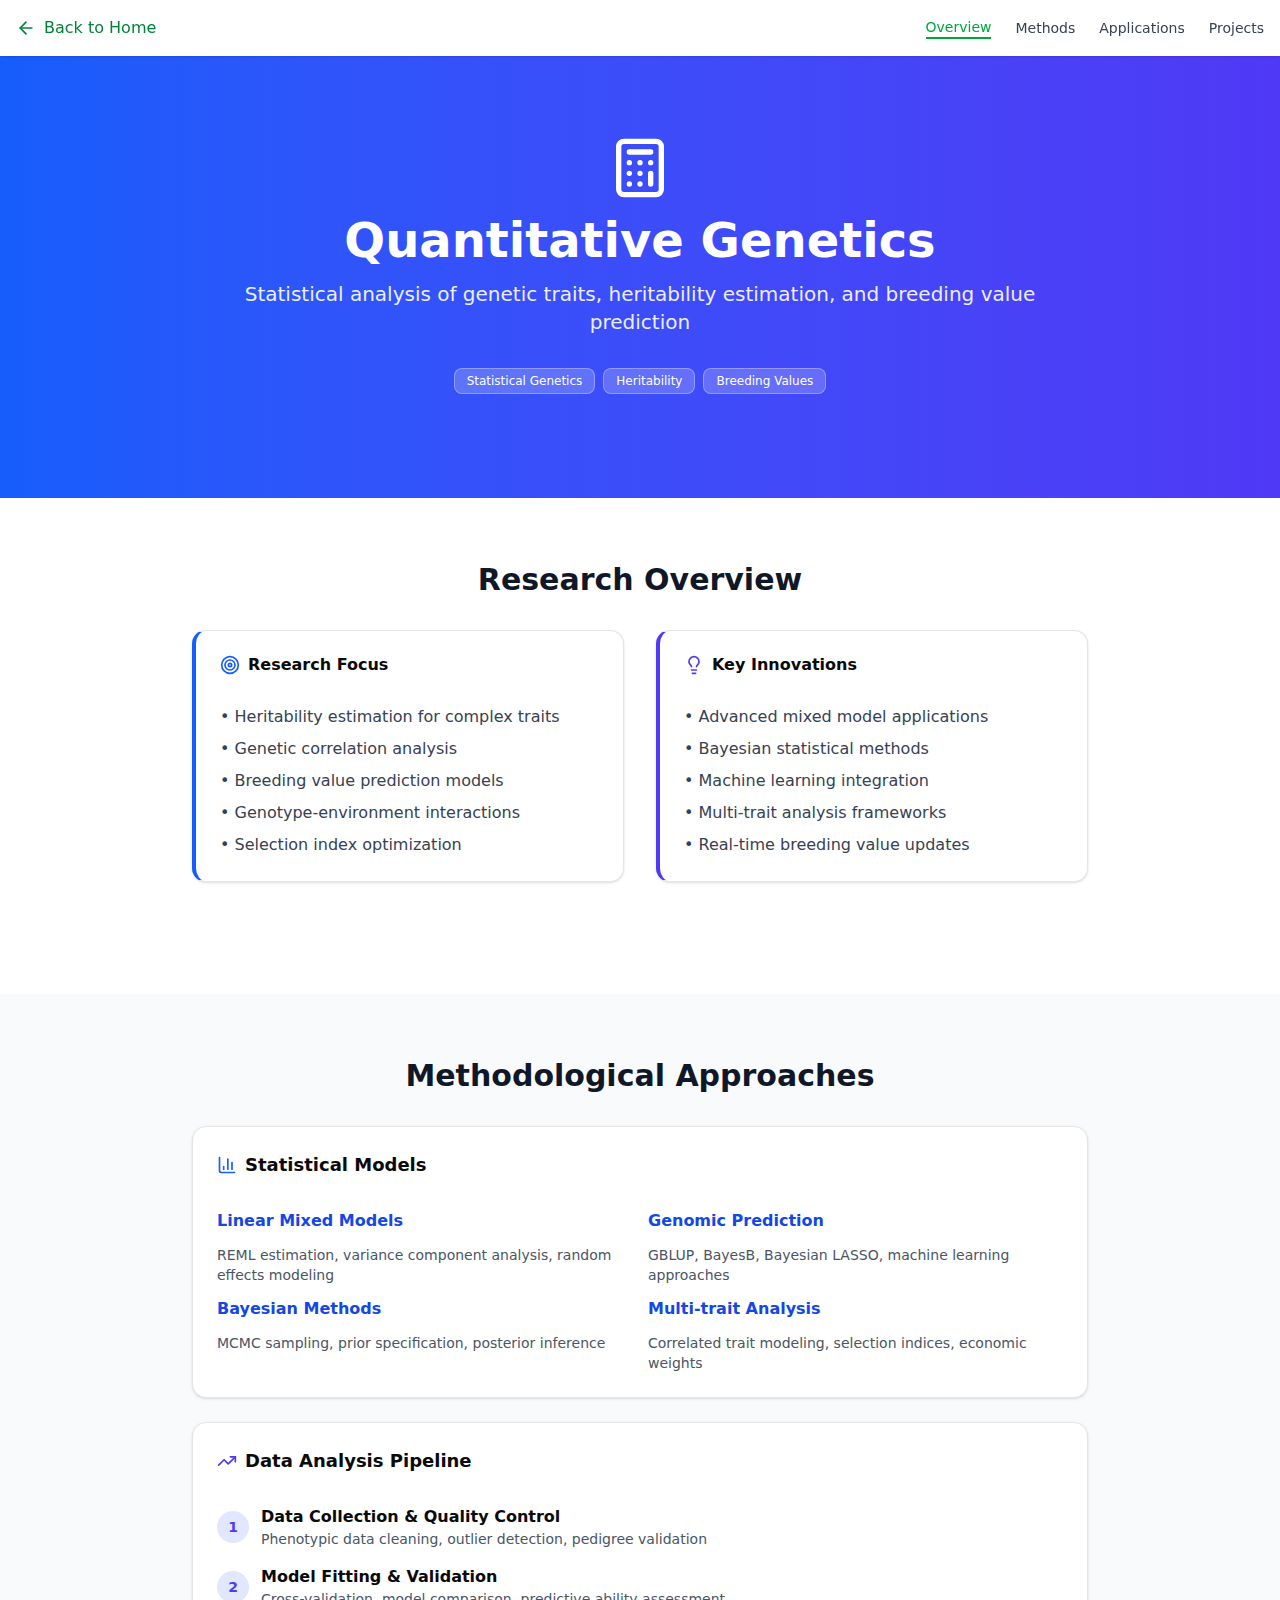
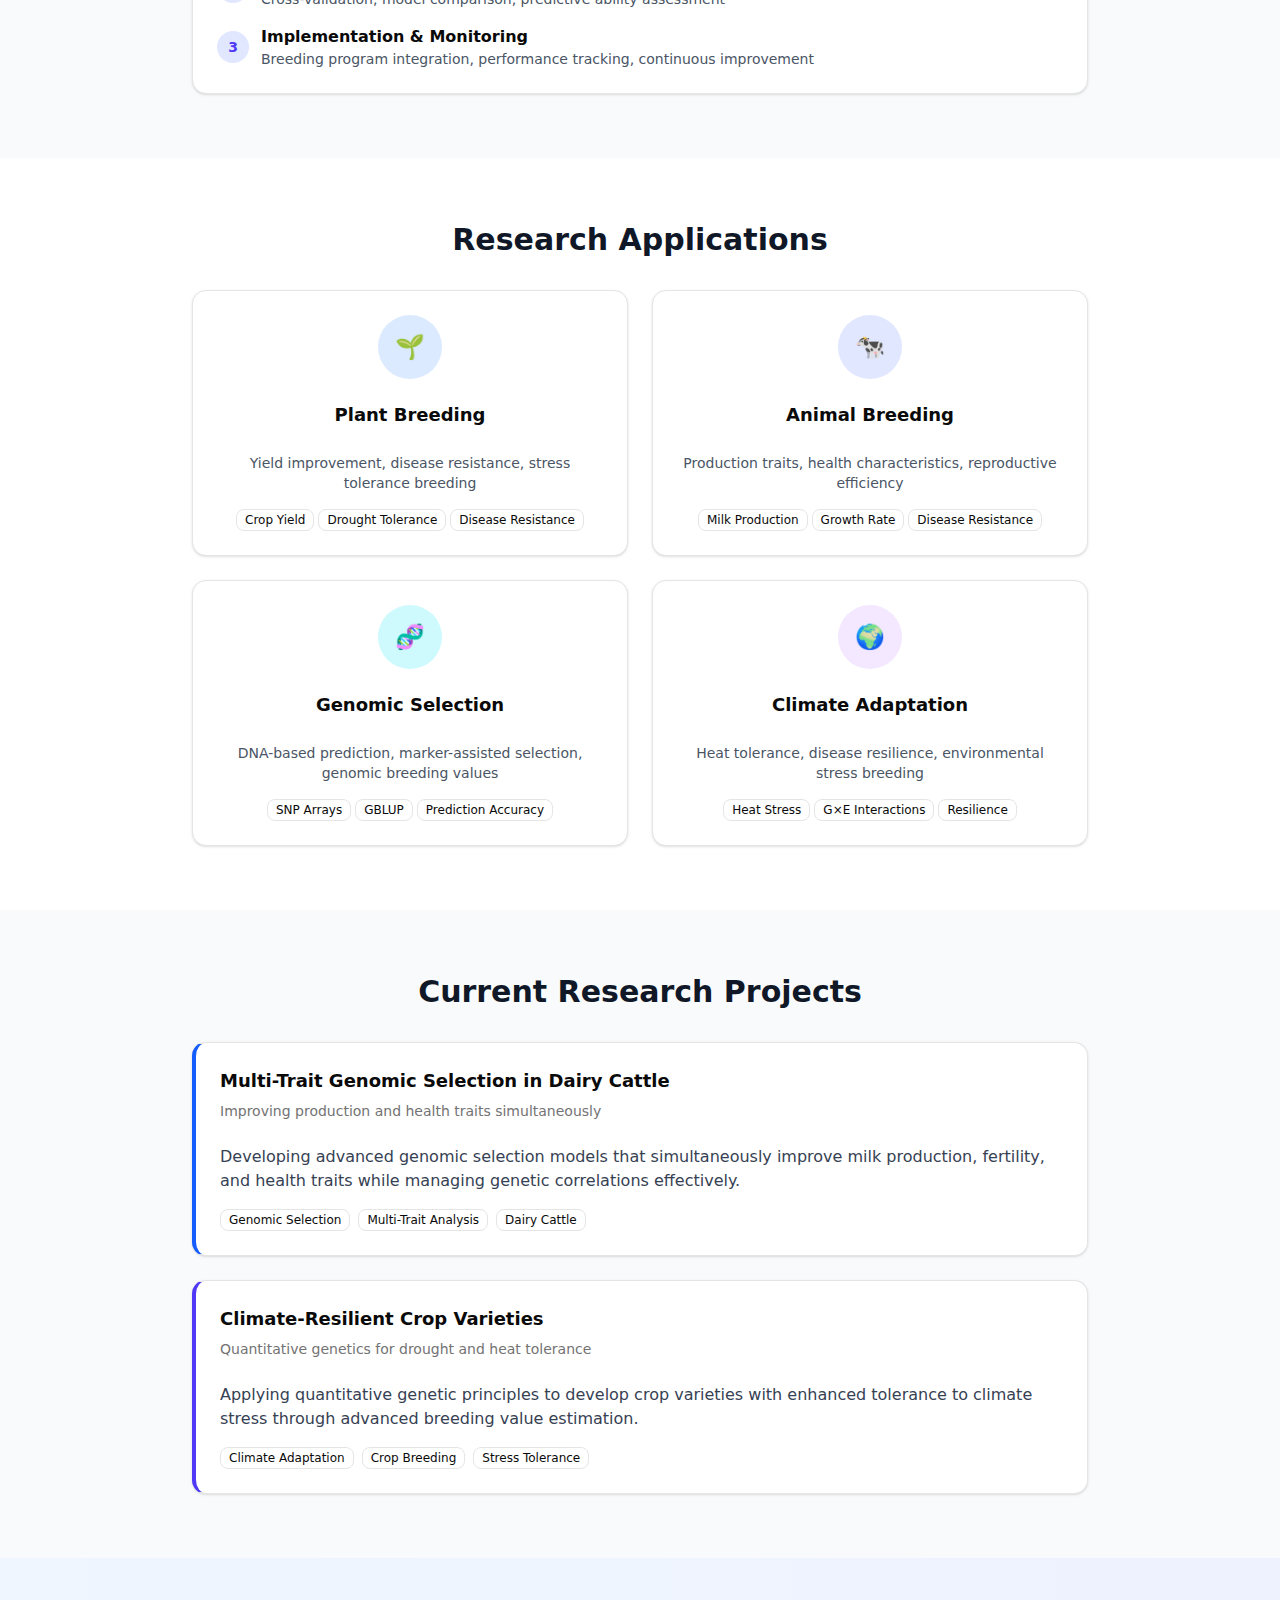
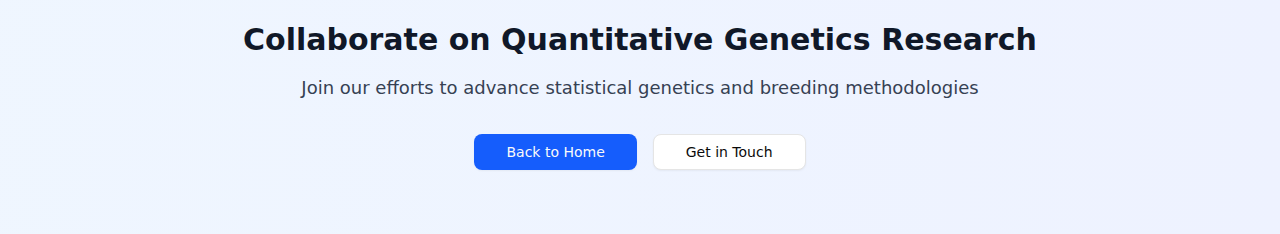
<file: research/quantitative-genetics/index.html>
<!DOCTYPE html><html lang="en"><head><meta charSet="utf-8"/><meta name="viewport" content="width=device-width, initial-scale=1"/><link rel="preload" href="/_next/static/media/4cf2300e9c8272f7-s.p.woff2" as="font" crossorigin="" type="font/woff2"/><link rel="preload" href="/_next/static/media/93f479601ee12b01-s.p.woff2" as="font" crossorigin="" type="font/woff2"/><link rel="stylesheet" href="/_next/static/css/de70bee13400563f.css" data-precedence="next"/><link rel="stylesheet" href="/_next/static/css/680a7fc08249eded.css" data-precedence="next"/><link rel="preload" as="script" fetchPriority="low" href="/_next/static/chunks/webpack-eef9b65c224c311c.js"/><script src="/_next/static/chunks/4bd1b696-4ad49f259c53d116.js" async=""></script><script src="/_next/static/chunks/684-e5928e48c83cbec0.js" async=""></script><script src="/_next/static/chunks/main-app-e7d4701ce2c2b529.js" async=""></script><script src="/_next/static/chunks/936-d7bcb2fd2c2f6163.js" async=""></script><script src="/_next/static/chunks/998-104c3fe2298783ff.js" async=""></script><script src="/_next/static/chunks/app/layout-f160a7d274861924.js" async=""></script><script src="/_next/static/chunks/37-d7067c54b9470417.js" async=""></script><script src="/_next/static/chunks/app/research/quantitative-genetics/page-466381f3350e8ac3.js" async=""></script><meta name="next-size-adjust" content=""/><title>Azize M. Abg - Plant &amp; Animal Breeding Researcher</title><meta name="description" content="Master of Integrated Plant and Animal Breeding, Master of Animal Breeding and Genetics. Research in quantitative genetics, plant breeding, and animal genetics."/><meta name="author" content="Azize M. Abg"/><meta name="keywords" content="Azize M. Abg,Plant Breeding,Animal Genetics,Quantitative Genetics,PhD Research,Breeding Sciences"/><meta property="og:title" content="Azize M. Abg - Plant &amp; Animal Breeding Researcher"/><meta property="og:description" content="Advanced research in integrated plant and animal breeding methodologies"/><meta property="og:url" content="https://azizemabg.github.io/"/><meta property="og:site_name" content="Azize M. Abg"/><meta property="og:type" content="website"/><meta name="twitter:card" content="summary_large_image"/><meta name="twitter:title" content="Azize M. Abg - Plant &amp; Animal Breeding Researcher"/><meta name="twitter:description" content="Advanced research in integrated plant and animal breeding methodologies"/><link rel="icon" href="/logo.svg"/><script>document.querySelectorAll('body link[rel="icon"], body link[rel="apple-touch-icon"]').forEach(el => document.head.appendChild(el))</script><script src="/_next/static/chunks/polyfills-42372ed130431b0a.js" noModule=""></script></head><body class="__variable_188709 __variable_9a8899 antialiased bg-background text-foreground"><div hidden=""><!--$--><!--/$--></div><div class="min-h-screen bg-gradient-to-br from-slate-50 to-slate-100"><nav class="sticky top-0 bg-white/95 backdrop-blur-sm shadow-sm z-40"><div class="container mx-auto px-4 py-4"><div class="flex items-center justify-between"><a class="flex items-center gap-2 text-green-700 hover:text-green-600 transition-colors" href="/"><svg xmlns="http://www.w3.org/2000/svg" width="24" height="24" viewBox="0 0 24 24" fill="none" stroke="currentColor" stroke-width="2" stroke-linecap="round" stroke-linejoin="round" class="lucide lucide-arrow-left w-5 h-5" aria-hidden="true"><path d="m12 19-7-7 7-7"></path><path d="M19 12H5"></path></svg><span class="font-medium">Back to Home</span></a><div class="hidden md:flex space-x-6"><button class="text-sm font-medium transition-colors hover:text-green-600 text-green-600 border-b-2 border-green-600">Overview</button><button class="text-sm font-medium transition-colors hover:text-green-600 text-gray-700">Methods</button><button class="text-sm font-medium transition-colors hover:text-green-600 text-gray-700">Applications</button><button class="text-sm font-medium transition-colors hover:text-green-600 text-gray-700">Projects</button></div></div></div></nav><section class="relative bg-gradient-to-r from-blue-600 to-indigo-600 text-white py-20"><div class="container mx-auto px-4"><div class="max-w-4xl mx-auto text-center"><div class="mb-6"><svg xmlns="http://www.w3.org/2000/svg" width="24" height="24" viewBox="0 0 24 24" fill="none" stroke="currentColor" stroke-width="2" stroke-linecap="round" stroke-linejoin="round" class="lucide lucide-calculator w-16 h-16 mx-auto mb-4" aria-hidden="true"><rect width="16" height="20" x="4" y="2" rx="2"></rect><line x1="8" x2="16" y1="6" y2="6"></line><line x1="16" x2="16" y1="14" y2="18"></line><path d="M16 10h.01"></path><path d="M12 10h.01"></path><path d="M8 10h.01"></path><path d="M12 14h.01"></path><path d="M8 14h.01"></path><path d="M12 18h.01"></path><path d="M8 18h.01"></path></svg><h1 class="text-4xl md:text-5xl font-bold mb-4">Quantitative Genetics</h1><p class="text-xl mb-8 opacity-90">Statistical analysis of genetic traits, heritability estimation, and breeding value prediction</p><div class="flex flex-wrap justify-center gap-2"><span data-slot="badge" class="inline-flex items-center justify-center rounded-md border text-xs font-medium w-fit whitespace-nowrap shrink-0 [&amp;&gt;svg]:size-3 gap-1 [&amp;&gt;svg]:pointer-events-none focus-visible:border-ring focus-visible:ring-ring/50 focus-visible:ring-[3px] aria-invalid:ring-destructive/20 dark:aria-invalid:ring-destructive/40 aria-invalid:border-destructive transition-[color,box-shadow] overflow-hidden [a&amp;]:hover:bg-secondary/90 px-3 py-1 bg-white/20 text-white border-white/30">Statistical Genetics</span><span data-slot="badge" class="inline-flex items-center justify-center rounded-md border text-xs font-medium w-fit whitespace-nowrap shrink-0 [&amp;&gt;svg]:size-3 gap-1 [&amp;&gt;svg]:pointer-events-none focus-visible:border-ring focus-visible:ring-ring/50 focus-visible:ring-[3px] aria-invalid:ring-destructive/20 dark:aria-invalid:ring-destructive/40 aria-invalid:border-destructive transition-[color,box-shadow] overflow-hidden [a&amp;]:hover:bg-secondary/90 px-3 py-1 bg-white/20 text-white border-white/30">Heritability</span><span data-slot="badge" class="inline-flex items-center justify-center rounded-md border text-xs font-medium w-fit whitespace-nowrap shrink-0 [&amp;&gt;svg]:size-3 gap-1 [&amp;&gt;svg]:pointer-events-none focus-visible:border-ring focus-visible:ring-ring/50 focus-visible:ring-[3px] aria-invalid:ring-destructive/20 dark:aria-invalid:ring-destructive/40 aria-invalid:border-destructive transition-[color,box-shadow] overflow-hidden [a&amp;]:hover:bg-secondary/90 px-3 py-1 bg-white/20 text-white border-white/30">Breeding Values</span></div></div></div></div></section><section id="overview" class="py-16 bg-white"><div class="container mx-auto px-4"><div class="max-w-4xl mx-auto"><h2 class="text-3xl font-bold text-gray-900 mb-8 text-center">Research Overview</h2><div class="grid md:grid-cols-2 gap-8 mb-12"><div data-slot="card" class="bg-card text-card-foreground flex flex-col gap-6 rounded-xl border py-6 shadow-sm border-l-4 border-l-blue-600"><div data-slot="card-header" class="@container/card-header grid auto-rows-min grid-rows-[auto_auto] items-start gap-1.5 px-6 has-data-[slot=card-action]:grid-cols-[1fr_auto] [.border-b]:pb-6"><div data-slot="card-title" class="leading-none font-semibold flex items-center gap-2"><svg xmlns="http://www.w3.org/2000/svg" width="24" height="24" viewBox="0 0 24 24" fill="none" stroke="currentColor" stroke-width="2" stroke-linecap="round" stroke-linejoin="round" class="lucide lucide-target w-5 h-5 text-blue-600" aria-hidden="true"><circle cx="12" cy="12" r="10"></circle><circle cx="12" cy="12" r="6"></circle><circle cx="12" cy="12" r="2"></circle></svg>Research Focus</div></div><div data-slot="card-content" class="px-6"><ul class="space-y-2 text-gray-700"><li>• Heritability estimation for complex traits</li><li>• Genetic correlation analysis</li><li>• Breeding value prediction models</li><li>• Genotype-environment interactions</li><li>• Selection index optimization</li></ul></div></div><div data-slot="card" class="bg-card text-card-foreground flex flex-col gap-6 rounded-xl border py-6 shadow-sm border-l-4 border-l-indigo-600"><div data-slot="card-header" class="@container/card-header grid auto-rows-min grid-rows-[auto_auto] items-start gap-1.5 px-6 has-data-[slot=card-action]:grid-cols-[1fr_auto] [.border-b]:pb-6"><div data-slot="card-title" class="leading-none font-semibold flex items-center gap-2"><svg xmlns="http://www.w3.org/2000/svg" width="24" height="24" viewBox="0 0 24 24" fill="none" stroke="currentColor" stroke-width="2" stroke-linecap="round" stroke-linejoin="round" class="lucide lucide-lightbulb w-5 h-5 text-indigo-600" aria-hidden="true"><path d="M15 14c.2-1 .7-1.7 1.5-2.5 1-.9 1.5-2.2 1.5-3.5A6 6 0 0 0 6 8c0 1 .2 2.2 1.5 3.5.7.7 1.3 1.5 1.5 2.5"></path><path d="M9 18h6"></path><path d="M10 22h4"></path></svg>Key Innovations</div></div><div data-slot="card-content" class="px-6"><ul class="space-y-2 text-gray-700"><li>• Advanced mixed model applications</li><li>• Bayesian statistical methods</li><li>• Machine learning integration</li><li>• Multi-trait analysis frameworks</li><li>• Real-time breeding value updates</li></ul></div></div></div></div></div></section><section id="methods" class="py-16 bg-gray-50"><div class="container mx-auto px-4"><div class="max-w-4xl mx-auto"><h2 class="text-3xl font-bold text-gray-900 mb-8 text-center">Methodological Approaches</h2><div class="space-y-6"><div data-slot="card" class="bg-card text-card-foreground flex flex-col gap-6 rounded-xl border py-6 shadow-sm hover:shadow-lg transition-shadow"><div data-slot="card-header" class="@container/card-header grid auto-rows-min grid-rows-[auto_auto] items-start gap-1.5 px-6 has-data-[slot=card-action]:grid-cols-[1fr_auto] [.border-b]:pb-6"><div data-slot="card-title" class="font-semibold flex items-center gap-2 text-lg"><svg xmlns="http://www.w3.org/2000/svg" width="24" height="24" viewBox="0 0 24 24" fill="none" stroke="currentColor" stroke-width="2" stroke-linecap="round" stroke-linejoin="round" class="lucide lucide-chart-column w-5 h-5 text-blue-600" aria-hidden="true"><path d="M3 3v16a2 2 0 0 0 2 2h16"></path><path d="M18 17V9"></path><path d="M13 17V5"></path><path d="M8 17v-3"></path></svg>Statistical Models</div></div><div data-slot="card-content" class="px-6"><div class="grid md:grid-cols-2 gap-4"><div class="space-y-3"><h4 class="font-semibold text-blue-700">Linear Mixed Models</h4><p class="text-sm text-gray-600">REML estimation, variance component analysis, random effects modeling</p><h4 class="font-semibold text-blue-700">Bayesian Methods</h4><p class="text-sm text-gray-600">MCMC sampling, prior specification, posterior inference</p></div><div class="space-y-3"><h4 class="font-semibold text-blue-700">Genomic Prediction</h4><p class="text-sm text-gray-600">GBLUP, BayesB, Bayesian LASSO, machine learning approaches</p><h4 class="font-semibold text-blue-700">Multi-trait Analysis</h4><p class="text-sm text-gray-600">Correlated trait modeling, selection indices, economic weights</p></div></div></div></div><div data-slot="card" class="bg-card text-card-foreground flex flex-col gap-6 rounded-xl border py-6 shadow-sm hover:shadow-lg transition-shadow"><div data-slot="card-header" class="@container/card-header grid auto-rows-min grid-rows-[auto_auto] items-start gap-1.5 px-6 has-data-[slot=card-action]:grid-cols-[1fr_auto] [.border-b]:pb-6"><div data-slot="card-title" class="font-semibold flex items-center gap-2 text-lg"><svg xmlns="http://www.w3.org/2000/svg" width="24" height="24" viewBox="0 0 24 24" fill="none" stroke="currentColor" stroke-width="2" stroke-linecap="round" stroke-linejoin="round" class="lucide lucide-trending-up w-5 h-5 text-indigo-600" aria-hidden="true"><path d="M16 7h6v6"></path><path d="m22 7-8.5 8.5-5-5L2 17"></path></svg>Data Analysis Pipeline</div></div><div data-slot="card-content" class="px-6"><div class="space-y-4"><div class="flex items-center gap-3"><div class="w-8 h-8 bg-indigo-100 rounded-full flex items-center justify-center text-sm font-semibold text-indigo-600">1</div><div><h4 class="font-semibold">Data Collection &amp; Quality Control</h4><p class="text-sm text-gray-600">Phenotypic data cleaning, outlier detection, pedigree validation</p></div></div><div class="flex items-center gap-3"><div class="w-8 h-8 bg-indigo-100 rounded-full flex items-center justify-center text-sm font-semibold text-indigo-600">2</div><div><h4 class="font-semibold">Model Fitting &amp; Validation</h4><p class="text-sm text-gray-600">Cross-validation, model comparison, predictive ability assessment</p></div></div><div class="flex items-center gap-3"><div class="w-8 h-8 bg-indigo-100 rounded-full flex items-center justify-center text-sm font-semibold text-indigo-600">3</div><div><h4 class="font-semibold">Implementation &amp; Monitoring</h4><p class="text-sm text-gray-600">Breeding program integration, performance tracking, continuous improvement</p></div></div></div></div></div></div></div></div></section><section id="applications" class="py-16 bg-white"><div class="container mx-auto px-4"><div class="max-w-4xl mx-auto"><h2 class="text-3xl font-bold text-gray-900 mb-8 text-center">Research Applications</h2><div class="grid md:grid-cols-2 gap-6"><div data-slot="card" class="bg-card text-card-foreground flex flex-col gap-6 rounded-xl border py-6 shadow-sm text-center hover:shadow-lg transition-all duration-300 transform hover:-translate-y-2"><div data-slot="card-header" class="@container/card-header grid auto-rows-min grid-rows-[auto_auto] items-start gap-1.5 px-6 has-data-[slot=card-action]:grid-cols-[1fr_auto] [.border-b]:pb-6"><div class="w-16 h-16 mx-auto mb-4 bg-blue-100 rounded-full flex items-center justify-center"><span class="text-2xl">🌱</span></div><div data-slot="card-title" class="font-semibold text-lg">Plant Breeding</div></div><div data-slot="card-content" class="px-6"><p class="text-sm text-gray-600 mb-4">Yield improvement, disease resistance, stress tolerance breeding</p><div class="flex flex-wrap gap-1 justify-center"><span data-slot="badge" class="inline-flex items-center justify-center rounded-md border px-2 py-0.5 font-medium w-fit whitespace-nowrap shrink-0 [&amp;&gt;svg]:size-3 gap-1 [&amp;&gt;svg]:pointer-events-none focus-visible:border-ring focus-visible:ring-ring/50 focus-visible:ring-[3px] aria-invalid:ring-destructive/20 dark:aria-invalid:ring-destructive/40 aria-invalid:border-destructive transition-[color,box-shadow] overflow-hidden text-foreground [a&amp;]:hover:bg-accent [a&amp;]:hover:text-accent-foreground text-xs">Crop Yield</span><span data-slot="badge" class="inline-flex items-center justify-center rounded-md border px-2 py-0.5 font-medium w-fit whitespace-nowrap shrink-0 [&amp;&gt;svg]:size-3 gap-1 [&amp;&gt;svg]:pointer-events-none focus-visible:border-ring focus-visible:ring-ring/50 focus-visible:ring-[3px] aria-invalid:ring-destructive/20 dark:aria-invalid:ring-destructive/40 aria-invalid:border-destructive transition-[color,box-shadow] overflow-hidden text-foreground [a&amp;]:hover:bg-accent [a&amp;]:hover:text-accent-foreground text-xs">Drought Tolerance</span><span data-slot="badge" class="inline-flex items-center justify-center rounded-md border px-2 py-0.5 font-medium w-fit whitespace-nowrap shrink-0 [&amp;&gt;svg]:size-3 gap-1 [&amp;&gt;svg]:pointer-events-none focus-visible:border-ring focus-visible:ring-ring/50 focus-visible:ring-[3px] aria-invalid:ring-destructive/20 dark:aria-invalid:ring-destructive/40 aria-invalid:border-destructive transition-[color,box-shadow] overflow-hidden text-foreground [a&amp;]:hover:bg-accent [a&amp;]:hover:text-accent-foreground text-xs">Disease Resistance</span></div></div></div><div data-slot="card" class="bg-card text-card-foreground flex flex-col gap-6 rounded-xl border py-6 shadow-sm text-center hover:shadow-lg transition-all duration-300 transform hover:-translate-y-2"><div data-slot="card-header" class="@container/card-header grid auto-rows-min grid-rows-[auto_auto] items-start gap-1.5 px-6 has-data-[slot=card-action]:grid-cols-[1fr_auto] [.border-b]:pb-6"><div class="w-16 h-16 mx-auto mb-4 bg-indigo-100 rounded-full flex items-center justify-center"><span class="text-2xl">🐄</span></div><div data-slot="card-title" class="font-semibold text-lg">Animal Breeding</div></div><div data-slot="card-content" class="px-6"><p class="text-sm text-gray-600 mb-4">Production traits, health characteristics, reproductive efficiency</p><div class="flex flex-wrap gap-1 justify-center"><span data-slot="badge" class="inline-flex items-center justify-center rounded-md border px-2 py-0.5 font-medium w-fit whitespace-nowrap shrink-0 [&amp;&gt;svg]:size-3 gap-1 [&amp;&gt;svg]:pointer-events-none focus-visible:border-ring focus-visible:ring-ring/50 focus-visible:ring-[3px] aria-invalid:ring-destructive/20 dark:aria-invalid:ring-destructive/40 aria-invalid:border-destructive transition-[color,box-shadow] overflow-hidden text-foreground [a&amp;]:hover:bg-accent [a&amp;]:hover:text-accent-foreground text-xs">Milk Production</span><span data-slot="badge" class="inline-flex items-center justify-center rounded-md border px-2 py-0.5 font-medium w-fit whitespace-nowrap shrink-0 [&amp;&gt;svg]:size-3 gap-1 [&amp;&gt;svg]:pointer-events-none focus-visible:border-ring focus-visible:ring-ring/50 focus-visible:ring-[3px] aria-invalid:ring-destructive/20 dark:aria-invalid:ring-destructive/40 aria-invalid:border-destructive transition-[color,box-shadow] overflow-hidden text-foreground [a&amp;]:hover:bg-accent [a&amp;]:hover:text-accent-foreground text-xs">Growth Rate</span><span data-slot="badge" class="inline-flex items-center justify-center rounded-md border px-2 py-0.5 font-medium w-fit whitespace-nowrap shrink-0 [&amp;&gt;svg]:size-3 gap-1 [&amp;&gt;svg]:pointer-events-none focus-visible:border-ring focus-visible:ring-ring/50 focus-visible:ring-[3px] aria-invalid:ring-destructive/20 dark:aria-invalid:ring-destructive/40 aria-invalid:border-destructive transition-[color,box-shadow] overflow-hidden text-foreground [a&amp;]:hover:bg-accent [a&amp;]:hover:text-accent-foreground text-xs">Disease Resistance</span></div></div></div><div data-slot="card" class="bg-card text-card-foreground flex flex-col gap-6 rounded-xl border py-6 shadow-sm text-center hover:shadow-lg transition-all duration-300 transform hover:-translate-y-2"><div data-slot="card-header" class="@container/card-header grid auto-rows-min grid-rows-[auto_auto] items-start gap-1.5 px-6 has-data-[slot=card-action]:grid-cols-[1fr_auto] [.border-b]:pb-6"><div class="w-16 h-16 mx-auto mb-4 bg-cyan-100 rounded-full flex items-center justify-center"><span class="text-2xl">🧬</span></div><div data-slot="card-title" class="font-semibold text-lg">Genomic Selection</div></div><div data-slot="card-content" class="px-6"><p class="text-sm text-gray-600 mb-4">DNA-based prediction, marker-assisted selection, genomic breeding values</p><div class="flex flex-wrap gap-1 justify-center"><span data-slot="badge" class="inline-flex items-center justify-center rounded-md border px-2 py-0.5 font-medium w-fit whitespace-nowrap shrink-0 [&amp;&gt;svg]:size-3 gap-1 [&amp;&gt;svg]:pointer-events-none focus-visible:border-ring focus-visible:ring-ring/50 focus-visible:ring-[3px] aria-invalid:ring-destructive/20 dark:aria-invalid:ring-destructive/40 aria-invalid:border-destructive transition-[color,box-shadow] overflow-hidden text-foreground [a&amp;]:hover:bg-accent [a&amp;]:hover:text-accent-foreground text-xs">SNP Arrays</span><span data-slot="badge" class="inline-flex items-center justify-center rounded-md border px-2 py-0.5 font-medium w-fit whitespace-nowrap shrink-0 [&amp;&gt;svg]:size-3 gap-1 [&amp;&gt;svg]:pointer-events-none focus-visible:border-ring focus-visible:ring-ring/50 focus-visible:ring-[3px] aria-invalid:ring-destructive/20 dark:aria-invalid:ring-destructive/40 aria-invalid:border-destructive transition-[color,box-shadow] overflow-hidden text-foreground [a&amp;]:hover:bg-accent [a&amp;]:hover:text-accent-foreground text-xs">GBLUP</span><span data-slot="badge" class="inline-flex items-center justify-center rounded-md border px-2 py-0.5 font-medium w-fit whitespace-nowrap shrink-0 [&amp;&gt;svg]:size-3 gap-1 [&amp;&gt;svg]:pointer-events-none focus-visible:border-ring focus-visible:ring-ring/50 focus-visible:ring-[3px] aria-invalid:ring-destructive/20 dark:aria-invalid:ring-destructive/40 aria-invalid:border-destructive transition-[color,box-shadow] overflow-hidden text-foreground [a&amp;]:hover:bg-accent [a&amp;]:hover:text-accent-foreground text-xs">Prediction Accuracy</span></div></div></div><div data-slot="card" class="bg-card text-card-foreground flex flex-col gap-6 rounded-xl border py-6 shadow-sm text-center hover:shadow-lg transition-all duration-300 transform hover:-translate-y-2"><div data-slot="card-header" class="@container/card-header grid auto-rows-min grid-rows-[auto_auto] items-start gap-1.5 px-6 has-data-[slot=card-action]:grid-cols-[1fr_auto] [.border-b]:pb-6"><div class="w-16 h-16 mx-auto mb-4 bg-purple-100 rounded-full flex items-center justify-center"><span class="text-2xl">🌍</span></div><div data-slot="card-title" class="font-semibold text-lg">Climate Adaptation</div></div><div data-slot="card-content" class="px-6"><p class="text-sm text-gray-600 mb-4">Heat tolerance, disease resilience, environmental stress breeding</p><div class="flex flex-wrap gap-1 justify-center"><span data-slot="badge" class="inline-flex items-center justify-center rounded-md border px-2 py-0.5 font-medium w-fit whitespace-nowrap shrink-0 [&amp;&gt;svg]:size-3 gap-1 [&amp;&gt;svg]:pointer-events-none focus-visible:border-ring focus-visible:ring-ring/50 focus-visible:ring-[3px] aria-invalid:ring-destructive/20 dark:aria-invalid:ring-destructive/40 aria-invalid:border-destructive transition-[color,box-shadow] overflow-hidden text-foreground [a&amp;]:hover:bg-accent [a&amp;]:hover:text-accent-foreground text-xs">Heat Stress</span><span data-slot="badge" class="inline-flex items-center justify-center rounded-md border px-2 py-0.5 font-medium w-fit whitespace-nowrap shrink-0 [&amp;&gt;svg]:size-3 gap-1 [&amp;&gt;svg]:pointer-events-none focus-visible:border-ring focus-visible:ring-ring/50 focus-visible:ring-[3px] aria-invalid:ring-destructive/20 dark:aria-invalid:ring-destructive/40 aria-invalid:border-destructive transition-[color,box-shadow] overflow-hidden text-foreground [a&amp;]:hover:bg-accent [a&amp;]:hover:text-accent-foreground text-xs">G×E Interactions</span><span data-slot="badge" class="inline-flex items-center justify-center rounded-md border px-2 py-0.5 font-medium w-fit whitespace-nowrap shrink-0 [&amp;&gt;svg]:size-3 gap-1 [&amp;&gt;svg]:pointer-events-none focus-visible:border-ring focus-visible:ring-ring/50 focus-visible:ring-[3px] aria-invalid:ring-destructive/20 dark:aria-invalid:ring-destructive/40 aria-invalid:border-destructive transition-[color,box-shadow] overflow-hidden text-foreground [a&amp;]:hover:bg-accent [a&amp;]:hover:text-accent-foreground text-xs">Resilience</span></div></div></div></div></div></div></section><section id="projects" class="py-16 bg-gray-50"><div class="container mx-auto px-4"><div class="max-w-4xl mx-auto"><h2 class="text-3xl font-bold text-gray-900 mb-8 text-center">Current Research Projects</h2><div class="space-y-6"><div data-slot="card" class="bg-card text-card-foreground flex flex-col gap-6 rounded-xl border py-6 shadow-sm border-l-4 border-l-blue-600 hover:shadow-lg transition-shadow"><div data-slot="card-header" class="@container/card-header grid auto-rows-min grid-rows-[auto_auto] items-start gap-1.5 px-6 has-data-[slot=card-action]:grid-cols-[1fr_auto] [.border-b]:pb-6"><div data-slot="card-title" class="font-semibold text-lg">Multi-Trait Genomic Selection in Dairy Cattle</div><div data-slot="card-description" class="text-muted-foreground text-sm">Improving production and health traits simultaneously</div></div><div data-slot="card-content" class="px-6"><p class="text-gray-700 mb-4">Developing advanced genomic selection models that simultaneously improve milk production, fertility, and health traits while managing genetic correlations effectively.</p><div class="flex flex-wrap gap-2"><span data-slot="badge" class="inline-flex items-center justify-center rounded-md border px-2 py-0.5 text-xs font-medium w-fit whitespace-nowrap shrink-0 [&amp;&gt;svg]:size-3 gap-1 [&amp;&gt;svg]:pointer-events-none focus-visible:border-ring focus-visible:ring-ring/50 focus-visible:ring-[3px] aria-invalid:ring-destructive/20 dark:aria-invalid:ring-destructive/40 aria-invalid:border-destructive transition-[color,box-shadow] overflow-hidden text-foreground [a&amp;]:hover:bg-accent [a&amp;]:hover:text-accent-foreground">Genomic Selection</span><span data-slot="badge" class="inline-flex items-center justify-center rounded-md border px-2 py-0.5 text-xs font-medium w-fit whitespace-nowrap shrink-0 [&amp;&gt;svg]:size-3 gap-1 [&amp;&gt;svg]:pointer-events-none focus-visible:border-ring focus-visible:ring-ring/50 focus-visible:ring-[3px] aria-invalid:ring-destructive/20 dark:aria-invalid:ring-destructive/40 aria-invalid:border-destructive transition-[color,box-shadow] overflow-hidden text-foreground [a&amp;]:hover:bg-accent [a&amp;]:hover:text-accent-foreground">Multi-Trait Analysis</span><span data-slot="badge" class="inline-flex items-center justify-center rounded-md border px-2 py-0.5 text-xs font-medium w-fit whitespace-nowrap shrink-0 [&amp;&gt;svg]:size-3 gap-1 [&amp;&gt;svg]:pointer-events-none focus-visible:border-ring focus-visible:ring-ring/50 focus-visible:ring-[3px] aria-invalid:ring-destructive/20 dark:aria-invalid:ring-destructive/40 aria-invalid:border-destructive transition-[color,box-shadow] overflow-hidden text-foreground [a&amp;]:hover:bg-accent [a&amp;]:hover:text-accent-foreground">Dairy Cattle</span></div></div></div><div data-slot="card" class="bg-card text-card-foreground flex flex-col gap-6 rounded-xl border py-6 shadow-sm border-l-4 border-l-indigo-600 hover:shadow-lg transition-shadow"><div data-slot="card-header" class="@container/card-header grid auto-rows-min grid-rows-[auto_auto] items-start gap-1.5 px-6 has-data-[slot=card-action]:grid-cols-[1fr_auto] [.border-b]:pb-6"><div data-slot="card-title" class="font-semibold text-lg">Climate-Resilient Crop Varieties</div><div data-slot="card-description" class="text-muted-foreground text-sm">Quantitative genetics for drought and heat tolerance</div></div><div data-slot="card-content" class="px-6"><p class="text-gray-700 mb-4">Applying quantitative genetic principles to develop crop varieties with enhanced tolerance to climate stress through advanced breeding value estimation.</p><div class="flex flex-wrap gap-2"><span data-slot="badge" class="inline-flex items-center justify-center rounded-md border px-2 py-0.5 text-xs font-medium w-fit whitespace-nowrap shrink-0 [&amp;&gt;svg]:size-3 gap-1 [&amp;&gt;svg]:pointer-events-none focus-visible:border-ring focus-visible:ring-ring/50 focus-visible:ring-[3px] aria-invalid:ring-destructive/20 dark:aria-invalid:ring-destructive/40 aria-invalid:border-destructive transition-[color,box-shadow] overflow-hidden text-foreground [a&amp;]:hover:bg-accent [a&amp;]:hover:text-accent-foreground">Climate Adaptation</span><span data-slot="badge" class="inline-flex items-center justify-center rounded-md border px-2 py-0.5 text-xs font-medium w-fit whitespace-nowrap shrink-0 [&amp;&gt;svg]:size-3 gap-1 [&amp;&gt;svg]:pointer-events-none focus-visible:border-ring focus-visible:ring-ring/50 focus-visible:ring-[3px] aria-invalid:ring-destructive/20 dark:aria-invalid:ring-destructive/40 aria-invalid:border-destructive transition-[color,box-shadow] overflow-hidden text-foreground [a&amp;]:hover:bg-accent [a&amp;]:hover:text-accent-foreground">Crop Breeding</span><span data-slot="badge" class="inline-flex items-center justify-center rounded-md border px-2 py-0.5 text-xs font-medium w-fit whitespace-nowrap shrink-0 [&amp;&gt;svg]:size-3 gap-1 [&amp;&gt;svg]:pointer-events-none focus-visible:border-ring focus-visible:ring-ring/50 focus-visible:ring-[3px] aria-invalid:ring-destructive/20 dark:aria-invalid:ring-destructive/40 aria-invalid:border-destructive transition-[color,box-shadow] overflow-hidden text-foreground [a&amp;]:hover:bg-accent [a&amp;]:hover:text-accent-foreground">Stress Tolerance</span></div></div></div></div></div></div></section><section class="py-16 bg-gradient-to-r from-blue-50 to-indigo-50"><div class="container mx-auto px-4 text-center"><h2 class="text-3xl font-bold text-gray-900 mb-4">Collaborate on Quantitative Genetics Research</h2><p class="text-lg text-gray-700 mb-8">Join our efforts to advance statistical genetics and breeding methodologies</p><div class="flex flex-col sm:flex-row justify-center gap-4"><a href="/"><button data-slot="button" class="inline-flex items-center justify-center gap-2 whitespace-nowrap rounded-md text-sm font-medium transition-all disabled:pointer-events-none disabled:opacity-50 [&amp;_svg]:pointer-events-none [&amp;_svg:not([class*=&#x27;size-&#x27;])]:size-4 shrink-0 [&amp;_svg]:shrink-0 outline-none focus-visible:border-ring focus-visible:ring-ring/50 focus-visible:ring-[3px] aria-invalid:ring-destructive/20 dark:aria-invalid:ring-destructive/40 aria-invalid:border-destructive text-primary-foreground shadow-xs h-9 has-[&gt;svg]:px-3 bg-blue-600 hover:bg-blue-700 px-8 py-3">Back to Home</button></a><a href="/contact/"><button data-slot="button" class="inline-flex items-center justify-center gap-2 whitespace-nowrap rounded-md text-sm font-medium transition-all disabled:pointer-events-none disabled:opacity-50 [&amp;_svg]:pointer-events-none [&amp;_svg:not([class*=&#x27;size-&#x27;])]:size-4 shrink-0 [&amp;_svg]:shrink-0 outline-none focus-visible:border-ring focus-visible:ring-ring/50 focus-visible:ring-[3px] aria-invalid:ring-destructive/20 dark:aria-invalid:ring-destructive/40 aria-invalid:border-destructive border bg-background shadow-xs hover:bg-accent hover:text-accent-foreground dark:bg-input/30 dark:border-input dark:hover:bg-input/50 h-9 has-[&gt;svg]:px-3 px-8 py-3">Get in Touch</button></a></div></div></section></div><!--$--><!--/$--><div role="region" aria-label="Notifications (F8)" tabindex="-1" style="pointer-events:none"><ol tabindex="-1" class="fixed top-0 z-[100] flex max-h-screen w-full flex-col-reverse p-4 sm:bottom-0 sm:right-0 sm:top-auto sm:flex-col md:max-w-[420px]"></ol></div><script src="/_next/static/chunks/webpack-eef9b65c224c311c.js" async=""></script><script>(self.__next_f=self.__next_f||[]).push([0])</script><script>self.__next_f.push([1,"1:\"$Sreact.fragment\"\n2:I[7555,[],\"\"]\n3:I[1295,[],\"\"]\n4:I[7323,[\"936\",\"static/chunks/936-d7bcb2fd2c2f6163.js\",\"998\",\"static/chunks/998-104c3fe2298783ff.js\",\"177\",\"static/chunks/app/layout-f160a7d274861924.js\"],\"Toaster\"]\n5:I[894,[],\"ClientPageRoot\"]\n6:I[8226,[\"936\",\"static/chunks/936-d7bcb2fd2c2f6163.js\",\"37\",\"static/chunks/37-d7067c54b9470417.js\",\"807\",\"static/chunks/app/research/quantitative-genetics/page-466381f3350e8ac3.js\"],\"default\"]\n9:I[9665,[],\"OutletBoundary\"]\nc:I[4911,[],\"AsyncMetadataOutlet\"]\ne:I[9665,[],\"ViewportBoundary\"]\n10:I[9665,[],\"MetadataBoundary\"]\n12:I[6614,[],\"\"]\n:HL[\"/_next/static/media/4cf2300e9c8272f7-s.p.woff2\",\"font\",{\"crossOrigin\":\"\",\"type\":\"font/woff2\"}]\n:HL[\"/_next/static/media/93f479601ee12b01-s.p.woff2\",\"font\",{\"crossOrigin\":\"\",\"type\":\"font/woff2\"}]\n:HL[\"/_next/static/css/de70bee13400563f.css\",\"style\"]\n:HL[\"/_next/static/css/680a7fc08249eded.css\",\"style\"]\n"])</script><script>self.__next_f.push([1,"0:{\"P\":null,\"b\":\"PK6CWD5hVHqE5wk-uCUZJ\",\"p\":\"\",\"c\":[\"\",\"research\",\"quantitative-genetics\",\"\"],\"i\":false,\"f\":[[[\"\",{\"children\":[\"research\",{\"children\":[\"quantitative-genetics\",{\"children\":[\"__PAGE__\",{}]}]}]},\"$undefined\",\"$undefined\",true],[\"\",[\"$\",\"$1\",\"c\",{\"children\":[[[\"$\",\"link\",\"0\",{\"rel\":\"stylesheet\",\"href\":\"/_next/static/css/de70bee13400563f.css\",\"precedence\":\"next\",\"crossOrigin\":\"$undefined\",\"nonce\":\"$undefined\"}],[\"$\",\"link\",\"1\",{\"rel\":\"stylesheet\",\"href\":\"/_next/static/css/680a7fc08249eded.css\",\"precedence\":\"next\",\"crossOrigin\":\"$undefined\",\"nonce\":\"$undefined\"}]],[\"$\",\"html\",null,{\"lang\":\"en\",\"suppressHydrationWarning\":true,\"children\":[\"$\",\"body\",null,{\"className\":\"__variable_188709 __variable_9a8899 antialiased bg-background text-foreground\",\"children\":[[\"$\",\"$L2\",null,{\"parallelRouterKey\":\"children\",\"error\":\"$undefined\",\"errorStyles\":\"$undefined\",\"errorScripts\":\"$undefined\",\"template\":[\"$\",\"$L3\",null,{}],\"templateStyles\":\"$undefined\",\"templateScripts\":\"$undefined\",\"notFound\":[[[\"$\",\"title\",null,{\"children\":\"404: This page could not be found.\"}],[\"$\",\"div\",null,{\"style\":{\"fontFamily\":\"system-ui,\\\"Segoe UI\\\",Roboto,Helvetica,Arial,sans-serif,\\\"Apple Color Emoji\\\",\\\"Segoe UI Emoji\\\"\",\"height\":\"100vh\",\"textAlign\":\"center\",\"display\":\"flex\",\"flexDirection\":\"column\",\"alignItems\":\"center\",\"justifyContent\":\"center\"},\"children\":[\"$\",\"div\",null,{\"children\":[[\"$\",\"style\",null,{\"dangerouslySetInnerHTML\":{\"__html\":\"body{color:#000;background:#fff;margin:0}.next-error-h1{border-right:1px solid rgba(0,0,0,.3)}@media (prefers-color-scheme:dark){body{color:#fff;background:#000}.next-error-h1{border-right:1px solid rgba(255,255,255,.3)}}\"}}],[\"$\",\"h1\",null,{\"className\":\"next-error-h1\",\"style\":{\"display\":\"inline-block\",\"margin\":\"0 20px 0 0\",\"padding\":\"0 23px 0 0\",\"fontSize\":24,\"fontWeight\":500,\"verticalAlign\":\"top\",\"lineHeight\":\"49px\"},\"children\":404}],[\"$\",\"div\",null,{\"style\":{\"display\":\"inline-block\"},\"children\":[\"$\",\"h2\",null,{\"style\":{\"fontSize\":14,\"fontWeight\":400,\"lineHeight\":\"49px\",\"margin\":0},\"children\":\"This page could not be found.\"}]}]]}]}]],[]],\"forbidden\":\"$undefined\",\"unauthorized\":\"$undefined\"}],[\"$\",\"$L4\",null,{}]]}]}]]}],{\"children\":[\"research\",[\"$\",\"$1\",\"c\",{\"children\":[null,[\"$\",\"$L2\",null,{\"parallelRouterKey\":\"children\",\"error\":\"$undefined\",\"errorStyles\":\"$undefined\",\"errorScripts\":\"$undefined\",\"template\":[\"$\",\"$L3\",null,{}],\"templateStyles\":\"$undefined\",\"templateScripts\":\"$undefined\",\"notFound\":\"$undefined\",\"forbidden\":\"$undefined\",\"unauthorized\":\"$undefined\"}]]}],{\"children\":[\"quantitative-genetics\",[\"$\",\"$1\",\"c\",{\"children\":[null,[\"$\",\"$L2\",null,{\"parallelRouterKey\":\"children\",\"error\":\"$undefined\",\"errorStyles\":\"$undefined\",\"errorScripts\":\"$undefined\",\"template\":[\"$\",\"$L3\",null,{}],\"templateStyles\":\"$undefined\",\"templateScripts\":\"$undefined\",\"notFound\":\"$undefined\",\"forbidden\":\"$undefined\",\"unauthorized\":\"$undefined\"}]]}],{\"children\":[\"__PAGE__\",[\"$\",\"$1\",\"c\",{\"children\":[[\"$\",\"$L5\",null,{\"Component\":\"$6\",\"searchParams\":{},\"params\":{},\"promises\":[\"$@7\",\"$@8\"]}],null,[\"$\",\"$L9\",null,{\"children\":[\"$La\",\"$Lb\",[\"$\",\"$Lc\",null,{\"promise\":\"$@d\"}]]}]]}],{},null,false]},null,false]},null,false]},null,false],[\"$\",\"$1\",\"h\",{\"children\":[null,[\"$\",\"$1\",\"xa2Hj7yofgV5ldTeR7xzXv\",{\"children\":[[\"$\",\"$Le\",null,{\"children\":\"$Lf\"}],[\"$\",\"meta\",null,{\"name\":\"next-size-adjust\",\"content\":\"\"}]]}],[\"$\",\"$L10\",null,{\"children\":\"$L11\"}]]}],false]],\"m\":\"$undefined\",\"G\":[\"$12\",\"$undefined\"],\"s\":false,\"S\":true}\n"])</script><script>self.__next_f.push([1,"13:\"$Sreact.suspense\"\n14:I[4911,[],\"AsyncMetadata\"]\n7:{}\n8:{}\n11:[\"$\",\"div\",null,{\"hidden\":true,\"children\":[\"$\",\"$13\",null,{\"fallback\":null,\"children\":[\"$\",\"$L14\",null,{\"promise\":\"$@15\"}]}]}]\n"])</script><script>self.__next_f.push([1,"b:null\n"])</script><script>self.__next_f.push([1,"f:[[\"$\",\"meta\",\"0\",{\"charSet\":\"utf-8\"}],[\"$\",\"meta\",\"1\",{\"name\":\"viewport\",\"content\":\"width=device-width, initial-scale=1\"}]]\na:null\n"])</script><script>self.__next_f.push([1,"d:{\"metadata\":[[\"$\",\"title\",\"0\",{\"children\":\"Azize M. Abg - Plant \u0026 Animal Breeding Researcher\"}],[\"$\",\"meta\",\"1\",{\"name\":\"description\",\"content\":\"Master of Integrated Plant and Animal Breeding, Master of Animal Breeding and Genetics. Research in quantitative genetics, plant breeding, and animal genetics.\"}],[\"$\",\"meta\",\"2\",{\"name\":\"author\",\"content\":\"Azize M. Abg\"}],[\"$\",\"meta\",\"3\",{\"name\":\"keywords\",\"content\":\"Azize M. Abg,Plant Breeding,Animal Genetics,Quantitative Genetics,PhD Research,Breeding Sciences\"}],[\"$\",\"meta\",\"4\",{\"property\":\"og:title\",\"content\":\"Azize M. Abg - Plant \u0026 Animal Breeding Researcher\"}],[\"$\",\"meta\",\"5\",{\"property\":\"og:description\",\"content\":\"Advanced research in integrated plant and animal breeding methodologies\"}],[\"$\",\"meta\",\"6\",{\"property\":\"og:url\",\"content\":\"https://azizemabg.github.io/\"}],[\"$\",\"meta\",\"7\",{\"property\":\"og:site_name\",\"content\":\"Azize M. Abg\"}],[\"$\",\"meta\",\"8\",{\"property\":\"og:type\",\"content\":\"website\"}],[\"$\",\"meta\",\"9\",{\"name\":\"twitter:card\",\"content\":\"summary_large_image\"}],[\"$\",\"meta\",\"10\",{\"name\":\"twitter:title\",\"content\":\"Azize M. Abg - Plant \u0026 Animal Breeding Researcher\"}],[\"$\",\"meta\",\"11\",{\"name\":\"twitter:description\",\"content\":\"Advanced research in integrated plant and animal breeding methodologies\"}],[\"$\",\"link\",\"12\",{\"rel\":\"icon\",\"href\":\"/logo.svg\"}]],\"error\":null,\"digest\":\"$undefined\"}\n15:{\"metadata\":\"$d:metadata\",\"error\":null,\"digest\":\"$undefined\"}\n"])</script></body></html>
</file>
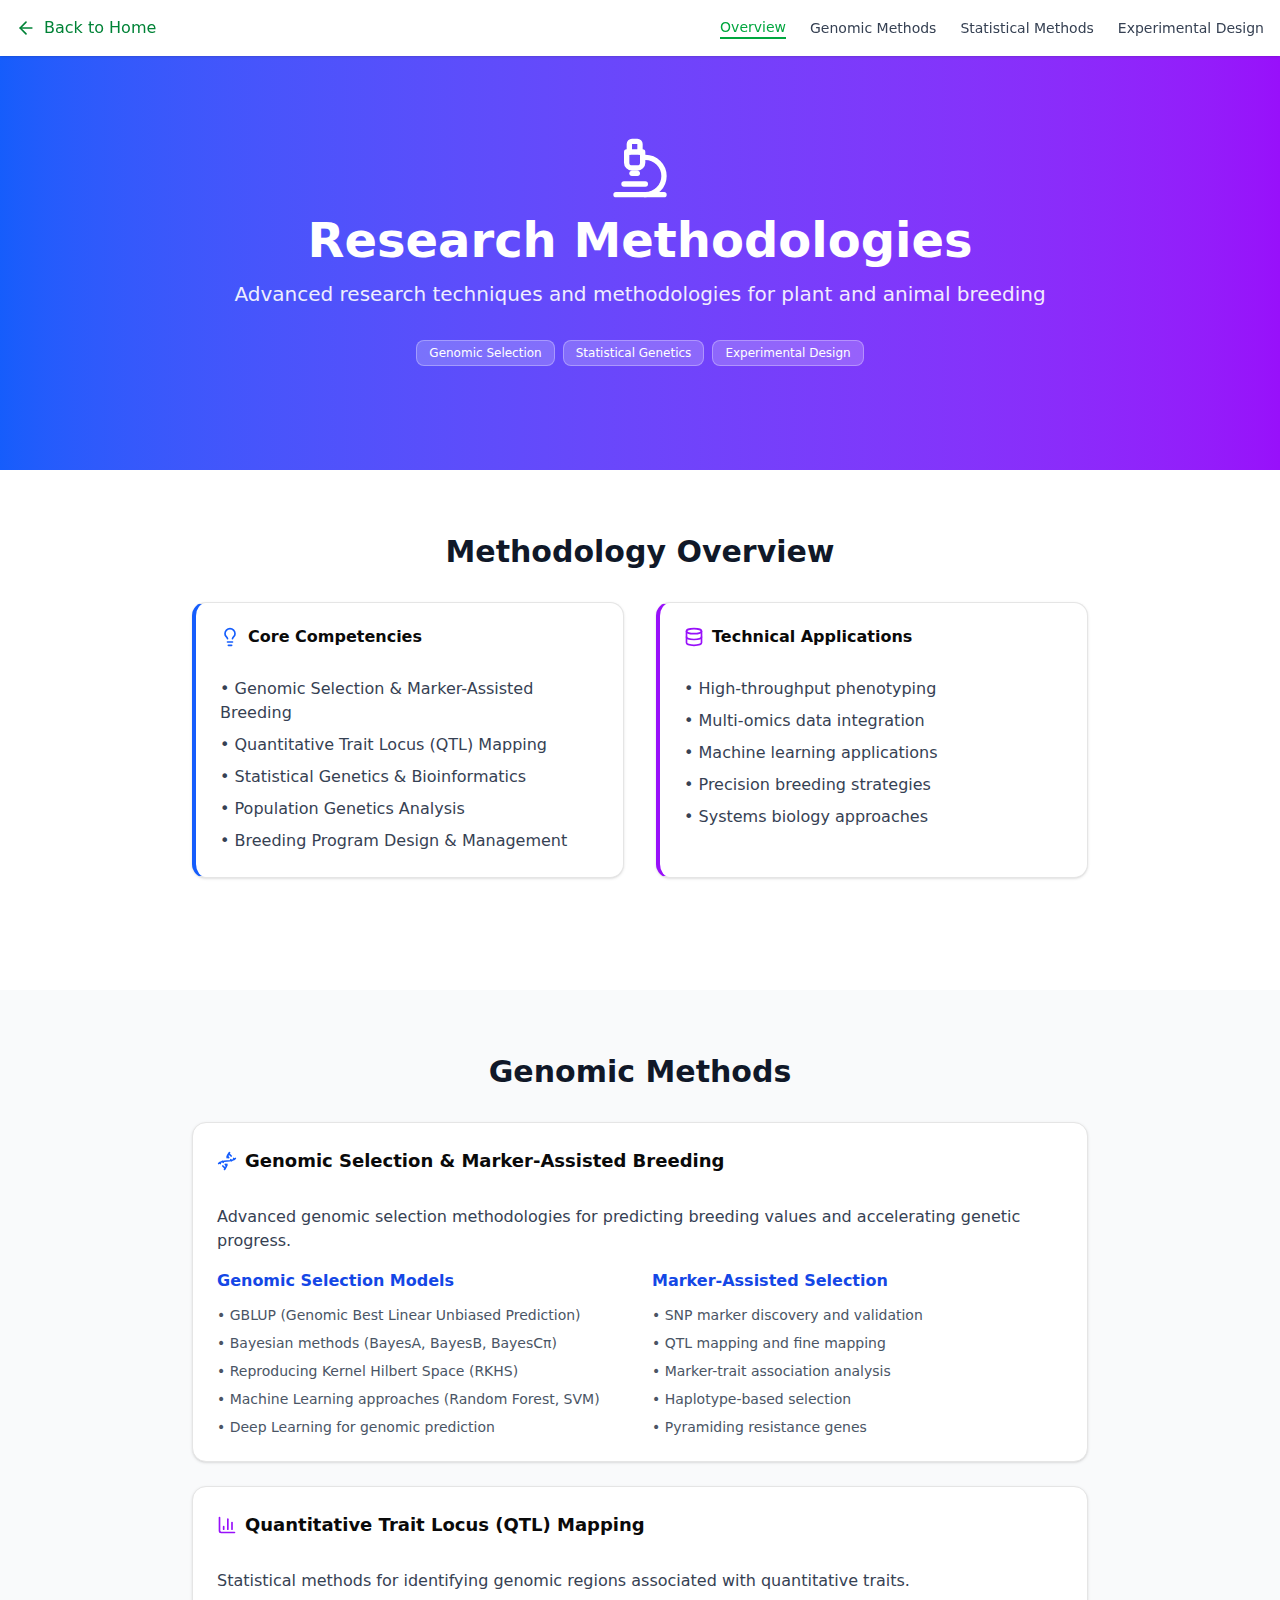
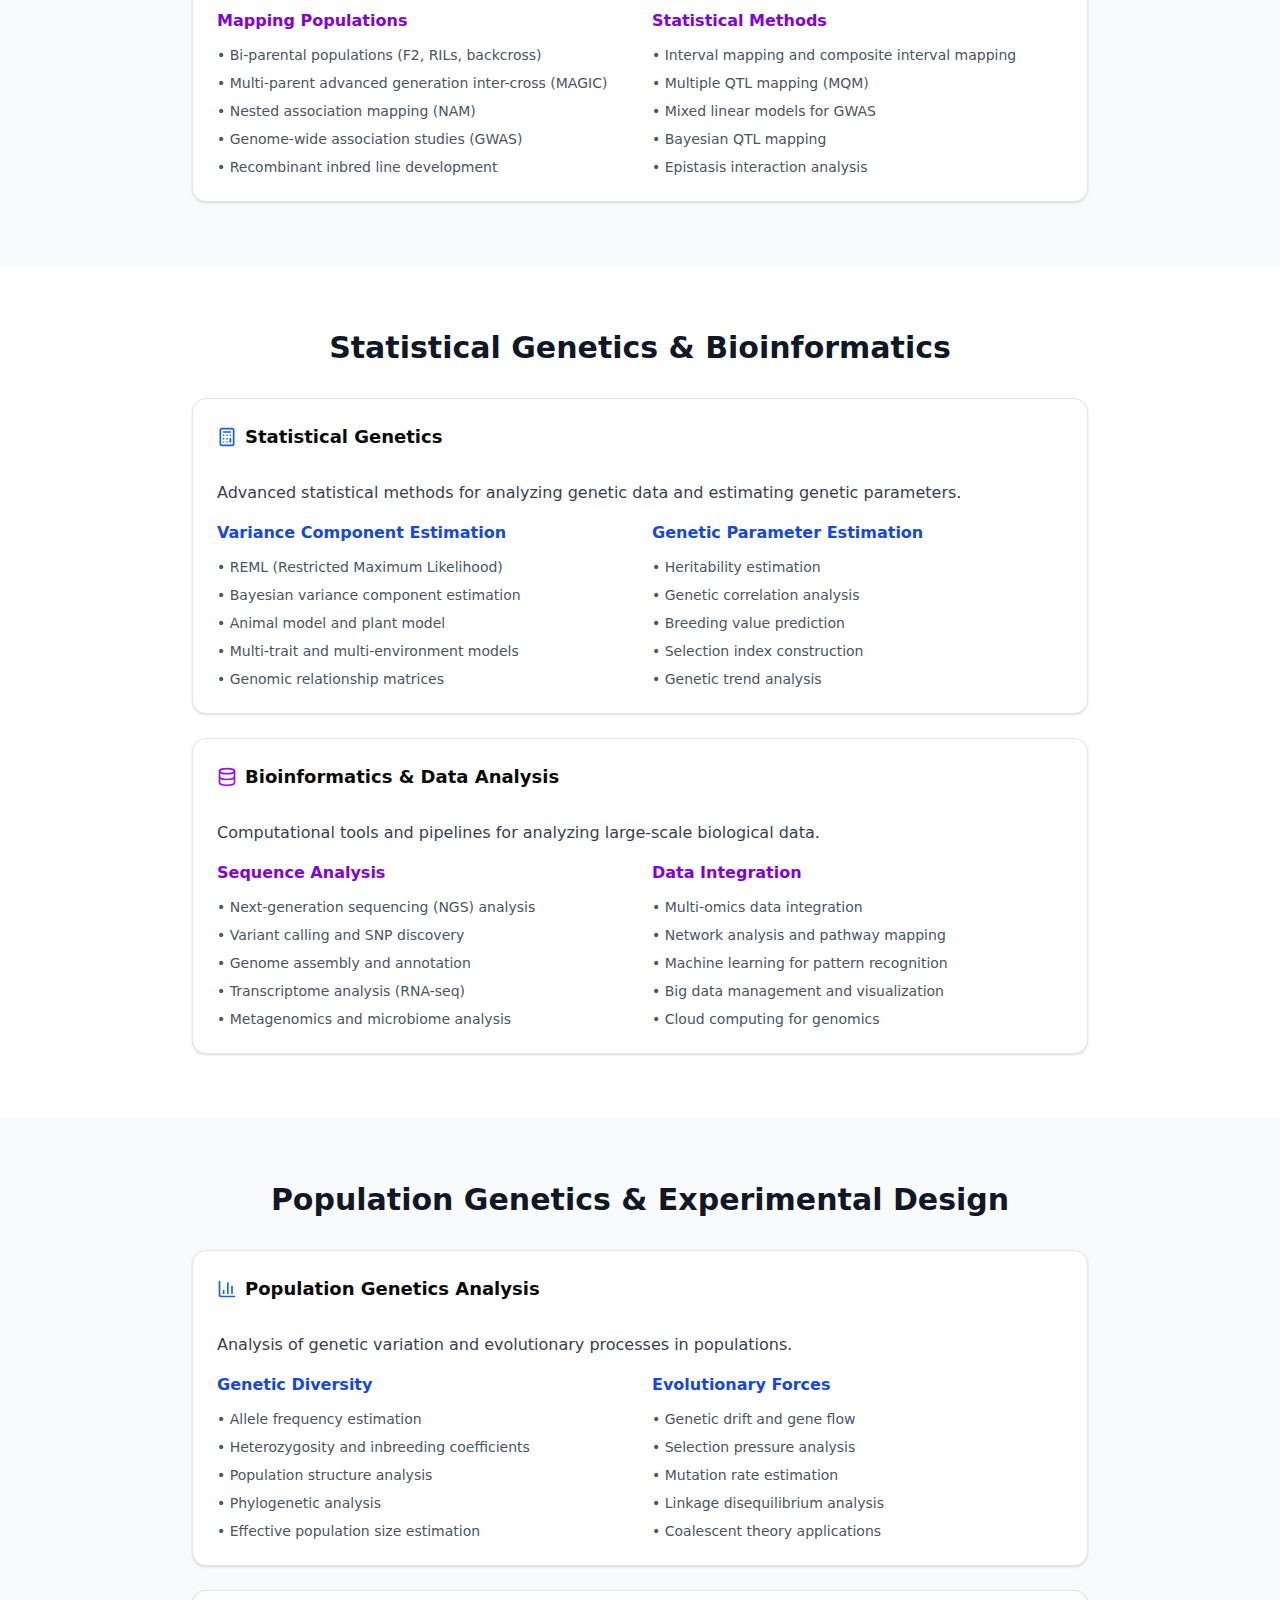
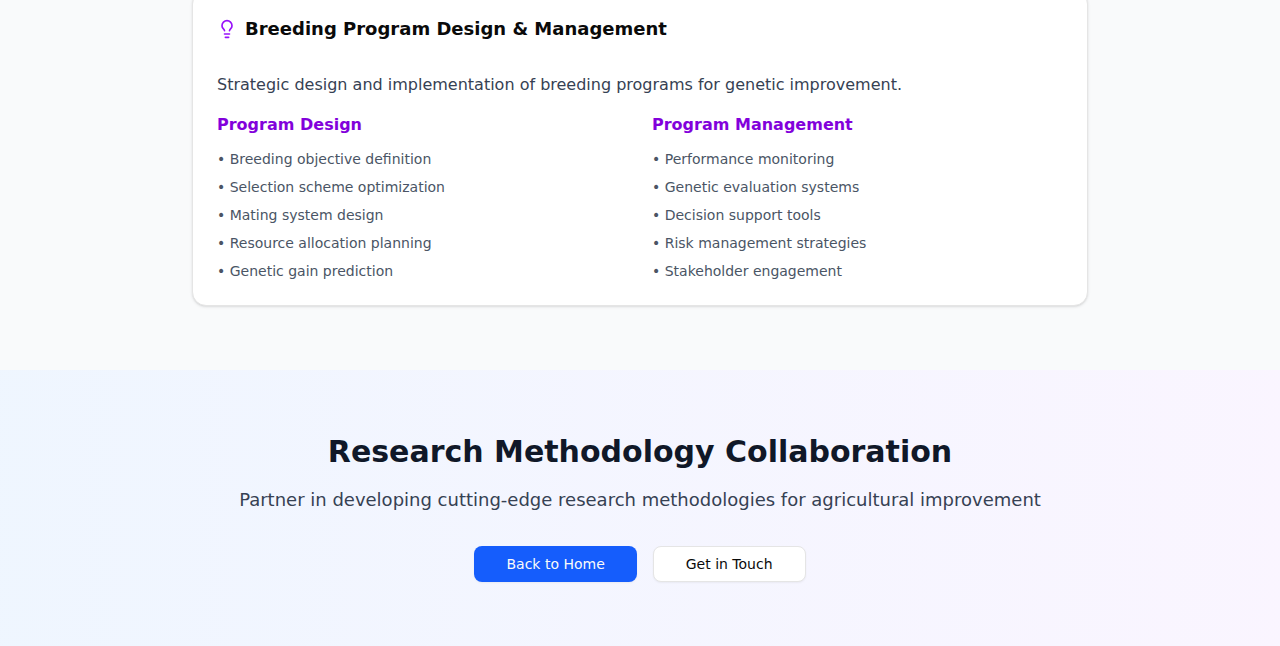
<file: skills/research-methodologies/index.html>
<!DOCTYPE html><html lang="en"><head><meta charSet="utf-8"/><meta name="viewport" content="width=device-width, initial-scale=1"/><link rel="preload" href="/_next/static/media/4cf2300e9c8272f7-s.p.woff2" as="font" crossorigin="" type="font/woff2"/><link rel="preload" href="/_next/static/media/93f479601ee12b01-s.p.woff2" as="font" crossorigin="" type="font/woff2"/><link rel="stylesheet" href="/_next/static/css/de70bee13400563f.css" data-precedence="next"/><link rel="stylesheet" href="/_next/static/css/680a7fc08249eded.css" data-precedence="next"/><link rel="preload" as="script" fetchPriority="low" href="/_next/static/chunks/webpack-eef9b65c224c311c.js"/><script src="/_next/static/chunks/4bd1b696-4ad49f259c53d116.js" async=""></script><script src="/_next/static/chunks/684-e5928e48c83cbec0.js" async=""></script><script src="/_next/static/chunks/main-app-e7d4701ce2c2b529.js" async=""></script><script src="/_next/static/chunks/936-d7bcb2fd2c2f6163.js" async=""></script><script src="/_next/static/chunks/998-104c3fe2298783ff.js" async=""></script><script src="/_next/static/chunks/app/layout-f160a7d274861924.js" async=""></script><script src="/_next/static/chunks/37-d7067c54b9470417.js" async=""></script><script src="/_next/static/chunks/app/skills/research-methodologies/page-b96e3175bbdca480.js" async=""></script><meta name="next-size-adjust" content=""/><title>Azize M. Abg - Plant &amp; Animal Breeding Researcher</title><meta name="description" content="Master of Integrated Plant and Animal Breeding, Master of Animal Breeding and Genetics. Research in quantitative genetics, plant breeding, and animal genetics."/><meta name="author" content="Azize M. Abg"/><meta name="keywords" content="Azize M. Abg,Plant Breeding,Animal Genetics,Quantitative Genetics,PhD Research,Breeding Sciences"/><meta property="og:title" content="Azize M. Abg - Plant &amp; Animal Breeding Researcher"/><meta property="og:description" content="Advanced research in integrated plant and animal breeding methodologies"/><meta property="og:url" content="https://azizemabg.github.io/"/><meta property="og:site_name" content="Azize M. Abg"/><meta property="og:type" content="website"/><meta name="twitter:card" content="summary_large_image"/><meta name="twitter:title" content="Azize M. Abg - Plant &amp; Animal Breeding Researcher"/><meta name="twitter:description" content="Advanced research in integrated plant and animal breeding methodologies"/><link rel="icon" href="/logo.svg"/><script>document.querySelectorAll('body link[rel="icon"], body link[rel="apple-touch-icon"]').forEach(el => document.head.appendChild(el))</script><script src="/_next/static/chunks/polyfills-42372ed130431b0a.js" noModule=""></script></head><body class="__variable_188709 __variable_9a8899 antialiased bg-background text-foreground"><div hidden=""><!--$--><!--/$--></div><div class="min-h-screen bg-gradient-to-br from-slate-50 to-slate-100"><nav class="sticky top-0 bg-white/95 backdrop-blur-sm shadow-sm z-40"><div class="container mx-auto px-4 py-4"><div class="flex items-center justify-between"><a class="flex items-center gap-2 text-green-700 hover:text-green-600 transition-colors" href="/"><svg xmlns="http://www.w3.org/2000/svg" width="24" height="24" viewBox="0 0 24 24" fill="none" stroke="currentColor" stroke-width="2" stroke-linecap="round" stroke-linejoin="round" class="lucide lucide-arrow-left w-5 h-5" aria-hidden="true"><path d="m12 19-7-7 7-7"></path><path d="M19 12H5"></path></svg><span class="font-medium">Back to Home</span></a><div class="hidden md:flex space-x-6"><button class="text-sm font-medium transition-colors hover:text-green-600 text-green-600 border-b-2 border-green-600">Overview</button><button class="text-sm font-medium transition-colors hover:text-green-600 text-gray-700">Genomic Methods</button><button class="text-sm font-medium transition-colors hover:text-green-600 text-gray-700">Statistical Methods</button><button class="text-sm font-medium transition-colors hover:text-green-600 text-gray-700">Experimental Design</button></div></div></div></nav><section class="relative bg-gradient-to-r from-blue-600 to-purple-600 text-white py-20"><div class="container mx-auto px-4"><div class="max-w-4xl mx-auto text-center"><div class="mb-6"><svg xmlns="http://www.w3.org/2000/svg" width="24" height="24" viewBox="0 0 24 24" fill="none" stroke="currentColor" stroke-width="2" stroke-linecap="round" stroke-linejoin="round" class="lucide lucide-microscope w-16 h-16 mx-auto mb-4" aria-hidden="true"><path d="M6 18h8"></path><path d="M3 22h18"></path><path d="M14 22a7 7 0 1 0 0-14h-1"></path><path d="M9 14h2"></path><path d="M9 12a2 2 0 0 1-2-2V6h6v4a2 2 0 0 1-2 2Z"></path><path d="M12 6V3a1 1 0 0 0-1-1H9a1 1 0 0 0-1 1v3"></path></svg><h1 class="text-4xl md:text-5xl font-bold mb-4">Research Methodologies</h1><p class="text-xl mb-8 opacity-90">Advanced research techniques and methodologies for plant and animal breeding</p><div class="flex flex-wrap justify-center gap-2"><span data-slot="badge" class="inline-flex items-center justify-center rounded-md border text-xs font-medium w-fit whitespace-nowrap shrink-0 [&amp;&gt;svg]:size-3 gap-1 [&amp;&gt;svg]:pointer-events-none focus-visible:border-ring focus-visible:ring-ring/50 focus-visible:ring-[3px] aria-invalid:ring-destructive/20 dark:aria-invalid:ring-destructive/40 aria-invalid:border-destructive transition-[color,box-shadow] overflow-hidden [a&amp;]:hover:bg-secondary/90 px-3 py-1 bg-white/20 text-white border-white/30">Genomic Selection</span><span data-slot="badge" class="inline-flex items-center justify-center rounded-md border text-xs font-medium w-fit whitespace-nowrap shrink-0 [&amp;&gt;svg]:size-3 gap-1 [&amp;&gt;svg]:pointer-events-none focus-visible:border-ring focus-visible:ring-ring/50 focus-visible:ring-[3px] aria-invalid:ring-destructive/20 dark:aria-invalid:ring-destructive/40 aria-invalid:border-destructive transition-[color,box-shadow] overflow-hidden [a&amp;]:hover:bg-secondary/90 px-3 py-1 bg-white/20 text-white border-white/30">Statistical Genetics</span><span data-slot="badge" class="inline-flex items-center justify-center rounded-md border text-xs font-medium w-fit whitespace-nowrap shrink-0 [&amp;&gt;svg]:size-3 gap-1 [&amp;&gt;svg]:pointer-events-none focus-visible:border-ring focus-visible:ring-ring/50 focus-visible:ring-[3px] aria-invalid:ring-destructive/20 dark:aria-invalid:ring-destructive/40 aria-invalid:border-destructive transition-[color,box-shadow] overflow-hidden [a&amp;]:hover:bg-secondary/90 px-3 py-1 bg-white/20 text-white border-white/30">Experimental Design</span></div></div></div></div></section><section id="overview" class="py-16 bg-white"><div class="container mx-auto px-4"><div class="max-w-4xl mx-auto"><h2 class="text-3xl font-bold text-gray-900 mb-8 text-center">Methodology Overview</h2><div class="grid md:grid-cols-2 gap-8 mb-12"><div data-slot="card" class="bg-card text-card-foreground flex flex-col gap-6 rounded-xl border py-6 shadow-sm border-l-4 border-l-blue-600"><div data-slot="card-header" class="@container/card-header grid auto-rows-min grid-rows-[auto_auto] items-start gap-1.5 px-6 has-data-[slot=card-action]:grid-cols-[1fr_auto] [.border-b]:pb-6"><div data-slot="card-title" class="leading-none font-semibold flex items-center gap-2"><svg xmlns="http://www.w3.org/2000/svg" width="24" height="24" viewBox="0 0 24 24" fill="none" stroke="currentColor" stroke-width="2" stroke-linecap="round" stroke-linejoin="round" class="lucide lucide-lightbulb w-5 h-5 text-blue-600" aria-hidden="true"><path d="M15 14c.2-1 .7-1.7 1.5-2.5 1-.9 1.5-2.2 1.5-3.5A6 6 0 0 0 6 8c0 1 .2 2.2 1.5 3.5.7.7 1.3 1.5 1.5 2.5"></path><path d="M9 18h6"></path><path d="M10 22h4"></path></svg>Core Competencies</div></div><div data-slot="card-content" class="px-6"><ul class="space-y-2 text-gray-700"><li>• Genomic Selection &amp; Marker-Assisted Breeding</li><li>• Quantitative Trait Locus (QTL) Mapping</li><li>• Statistical Genetics &amp; Bioinformatics</li><li>• Population Genetics Analysis</li><li>• Breeding Program Design &amp; Management</li></ul></div></div><div data-slot="card" class="bg-card text-card-foreground flex flex-col gap-6 rounded-xl border py-6 shadow-sm border-l-4 border-l-purple-600"><div data-slot="card-header" class="@container/card-header grid auto-rows-min grid-rows-[auto_auto] items-start gap-1.5 px-6 has-data-[slot=card-action]:grid-cols-[1fr_auto] [.border-b]:pb-6"><div data-slot="card-title" class="leading-none font-semibold flex items-center gap-2"><svg xmlns="http://www.w3.org/2000/svg" width="24" height="24" viewBox="0 0 24 24" fill="none" stroke="currentColor" stroke-width="2" stroke-linecap="round" stroke-linejoin="round" class="lucide lucide-database w-5 h-5 text-purple-600" aria-hidden="true"><ellipse cx="12" cy="5" rx="9" ry="3"></ellipse><path d="M3 5V19A9 3 0 0 0 21 19V5"></path><path d="M3 12A9 3 0 0 0 21 12"></path></svg>Technical Applications</div></div><div data-slot="card-content" class="px-6"><ul class="space-y-2 text-gray-700"><li>• High-throughput phenotyping</li><li>• Multi-omics data integration</li><li>• Machine learning applications</li><li>• Precision breeding strategies</li><li>• Systems biology approaches</li></ul></div></div></div></div></div></section><section id="genomic" class="py-16 bg-gray-50"><div class="container mx-auto px-4"><div class="max-w-4xl mx-auto"><h2 class="text-3xl font-bold text-gray-900 mb-8 text-center">Genomic Methods</h2><div class="space-y-6"><div data-slot="card" class="bg-card text-card-foreground flex flex-col gap-6 rounded-xl border py-6 shadow-sm hover:shadow-lg transition-shadow"><div data-slot="card-header" class="@container/card-header grid auto-rows-min grid-rows-[auto_auto] items-start gap-1.5 px-6 has-data-[slot=card-action]:grid-cols-[1fr_auto] [.border-b]:pb-6"><div data-slot="card-title" class="font-semibold flex items-center gap-2 text-lg"><svg xmlns="http://www.w3.org/2000/svg" width="24" height="24" viewBox="0 0 24 24" fill="none" stroke="currentColor" stroke-width="2" stroke-linecap="round" stroke-linejoin="round" class="lucide lucide-dna w-5 h-5 text-blue-600" aria-hidden="true"><path d="m10 16 1.5 1.5"></path><path d="m14 8-1.5-1.5"></path><path d="M15 2c-1.798 1.998-2.518 3.995-2.807 5.993"></path><path d="m16.5 10.5 1 1"></path><path d="m17 6-2.891-2.891"></path><path d="M2 15c6.667-6 13.333 0 20-6"></path><path d="m20 9 .891.891"></path><path d="M3.109 14.109 4 15"></path><path d="m6.5 12.5 1 1"></path><path d="m7 18 2.891 2.891"></path><path d="M9 22c1.798-1.998 2.518-3.995 2.807-5.993"></path></svg>Genomic Selection &amp; Marker-Assisted Breeding</div></div><div data-slot="card-content" class="px-6"><p class="text-gray-700 mb-4">Advanced genomic selection methodologies for predicting breeding values and accelerating genetic progress.</p><div class="grid md:grid-cols-2 gap-6"><div><h4 class="font-semibold text-blue-700 mb-3">Genomic Selection Models</h4><ul class="text-sm text-gray-600 space-y-2"><li>• GBLUP (Genomic Best Linear Unbiased Prediction)</li><li>• Bayesian methods (BayesA, BayesB, BayesCπ)</li><li>• Reproducing Kernel Hilbert Space (RKHS)</li><li>• Machine Learning approaches (Random Forest, SVM)</li><li>• Deep Learning for genomic prediction</li></ul></div><div><h4 class="font-semibold text-blue-700 mb-3">Marker-Assisted Selection</h4><ul class="text-sm text-gray-600 space-y-2"><li>• SNP marker discovery and validation</li><li>• QTL mapping and fine mapping</li><li>• Marker-trait association analysis</li><li>• Haplotype-based selection</li><li>• Pyramiding resistance genes</li></ul></div></div></div></div><div data-slot="card" class="bg-card text-card-foreground flex flex-col gap-6 rounded-xl border py-6 shadow-sm hover:shadow-lg transition-shadow"><div data-slot="card-header" class="@container/card-header grid auto-rows-min grid-rows-[auto_auto] items-start gap-1.5 px-6 has-data-[slot=card-action]:grid-cols-[1fr_auto] [.border-b]:pb-6"><div data-slot="card-title" class="font-semibold flex items-center gap-2 text-lg"><svg xmlns="http://www.w3.org/2000/svg" width="24" height="24" viewBox="0 0 24 24" fill="none" stroke="currentColor" stroke-width="2" stroke-linecap="round" stroke-linejoin="round" class="lucide lucide-chart-column w-5 h-5 text-purple-600" aria-hidden="true"><path d="M3 3v16a2 2 0 0 0 2 2h16"></path><path d="M18 17V9"></path><path d="M13 17V5"></path><path d="M8 17v-3"></path></svg>Quantitative Trait Locus (QTL) Mapping</div></div><div data-slot="card-content" class="px-6"><p class="text-gray-700 mb-4">Statistical methods for identifying genomic regions associated with quantitative traits.</p><div class="grid md:grid-cols-2 gap-6"><div><h4 class="font-semibold text-purple-700 mb-3">Mapping Populations</h4><ul class="text-sm text-gray-600 space-y-2"><li>• Bi-parental populations (F2, RILs, backcross)</li><li>• Multi-parent advanced generation inter-cross (MAGIC)</li><li>• Nested association mapping (NAM)</li><li>• Genome-wide association studies (GWAS)</li><li>• Recombinant inbred line development</li></ul></div><div><h4 class="font-semibold text-purple-700 mb-3">Statistical Methods</h4><ul class="text-sm text-gray-600 space-y-2"><li>• Interval mapping and composite interval mapping</li><li>• Multiple QTL mapping (MQM)</li><li>• Mixed linear models for GWAS</li><li>• Bayesian QTL mapping</li><li>• Epistasis interaction analysis</li></ul></div></div></div></div></div></div></div></section><section id="statistical" class="py-16 bg-white"><div class="container mx-auto px-4"><div class="max-w-4xl mx-auto"><h2 class="text-3xl font-bold text-gray-900 mb-8 text-center">Statistical Genetics &amp; Bioinformatics</h2><div class="space-y-6"><div data-slot="card" class="bg-card text-card-foreground flex flex-col gap-6 rounded-xl border py-6 shadow-sm hover:shadow-lg transition-shadow"><div data-slot="card-header" class="@container/card-header grid auto-rows-min grid-rows-[auto_auto] items-start gap-1.5 px-6 has-data-[slot=card-action]:grid-cols-[1fr_auto] [.border-b]:pb-6"><div data-slot="card-title" class="font-semibold flex items-center gap-2 text-lg"><svg xmlns="http://www.w3.org/2000/svg" width="24" height="24" viewBox="0 0 24 24" fill="none" stroke="currentColor" stroke-width="2" stroke-linecap="round" stroke-linejoin="round" class="lucide lucide-calculator w-5 h-5 text-blue-600" aria-hidden="true"><rect width="16" height="20" x="4" y="2" rx="2"></rect><line x1="8" x2="16" y1="6" y2="6"></line><line x1="16" x2="16" y1="14" y2="18"></line><path d="M16 10h.01"></path><path d="M12 10h.01"></path><path d="M8 10h.01"></path><path d="M12 14h.01"></path><path d="M8 14h.01"></path><path d="M12 18h.01"></path><path d="M8 18h.01"></path></svg>Statistical Genetics</div></div><div data-slot="card-content" class="px-6"><p class="text-gray-700 mb-4">Advanced statistical methods for analyzing genetic data and estimating genetic parameters.</p><div class="grid md:grid-cols-2 gap-6"><div><h4 class="font-semibold text-blue-700 mb-3">Variance Component Estimation</h4><ul class="text-sm text-gray-600 space-y-2"><li>• REML (Restricted Maximum Likelihood)</li><li>• Bayesian variance component estimation</li><li>• Animal model and plant model</li><li>• Multi-trait and multi-environment models</li><li>• Genomic relationship matrices</li></ul></div><div><h4 class="font-semibold text-blue-700 mb-3">Genetic Parameter Estimation</h4><ul class="text-sm text-gray-600 space-y-2"><li>• Heritability estimation</li><li>• Genetic correlation analysis</li><li>• Breeding value prediction</li><li>• Selection index construction</li><li>• Genetic trend analysis</li></ul></div></div></div></div><div data-slot="card" class="bg-card text-card-foreground flex flex-col gap-6 rounded-xl border py-6 shadow-sm hover:shadow-lg transition-shadow"><div data-slot="card-header" class="@container/card-header grid auto-rows-min grid-rows-[auto_auto] items-start gap-1.5 px-6 has-data-[slot=card-action]:grid-cols-[1fr_auto] [.border-b]:pb-6"><div data-slot="card-title" class="font-semibold flex items-center gap-2 text-lg"><svg xmlns="http://www.w3.org/2000/svg" width="24" height="24" viewBox="0 0 24 24" fill="none" stroke="currentColor" stroke-width="2" stroke-linecap="round" stroke-linejoin="round" class="lucide lucide-database w-5 h-5 text-purple-600" aria-hidden="true"><ellipse cx="12" cy="5" rx="9" ry="3"></ellipse><path d="M3 5V19A9 3 0 0 0 21 19V5"></path><path d="M3 12A9 3 0 0 0 21 12"></path></svg>Bioinformatics &amp; Data Analysis</div></div><div data-slot="card-content" class="px-6"><p class="text-gray-700 mb-4">Computational tools and pipelines for analyzing large-scale biological data.</p><div class="grid md:grid-cols-2 gap-6"><div><h4 class="font-semibold text-purple-700 mb-3">Sequence Analysis</h4><ul class="text-sm text-gray-600 space-y-2"><li>• Next-generation sequencing (NGS) analysis</li><li>• Variant calling and SNP discovery</li><li>• Genome assembly and annotation</li><li>• Transcriptome analysis (RNA-seq)</li><li>• Metagenomics and microbiome analysis</li></ul></div><div><h4 class="font-semibold text-purple-700 mb-3">Data Integration</h4><ul class="text-sm text-gray-600 space-y-2"><li>• Multi-omics data integration</li><li>• Network analysis and pathway mapping</li><li>• Machine learning for pattern recognition</li><li>• Big data management and visualization</li><li>• Cloud computing for genomics</li></ul></div></div></div></div></div></div></div></section><section id="experimental" class="py-16 bg-gray-50"><div class="container mx-auto px-4"><div class="max-w-4xl mx-auto"><h2 class="text-3xl font-bold text-gray-900 mb-8 text-center">Population Genetics &amp; Experimental Design</h2><div class="space-y-6"><div data-slot="card" class="bg-card text-card-foreground flex flex-col gap-6 rounded-xl border py-6 shadow-sm hover:shadow-lg transition-shadow"><div data-slot="card-header" class="@container/card-header grid auto-rows-min grid-rows-[auto_auto] items-start gap-1.5 px-6 has-data-[slot=card-action]:grid-cols-[1fr_auto] [.border-b]:pb-6"><div data-slot="card-title" class="font-semibold flex items-center gap-2 text-lg"><svg xmlns="http://www.w3.org/2000/svg" width="24" height="24" viewBox="0 0 24 24" fill="none" stroke="currentColor" stroke-width="2" stroke-linecap="round" stroke-linejoin="round" class="lucide lucide-chart-column w-5 h-5 text-blue-600" aria-hidden="true"><path d="M3 3v16a2 2 0 0 0 2 2h16"></path><path d="M18 17V9"></path><path d="M13 17V5"></path><path d="M8 17v-3"></path></svg>Population Genetics Analysis</div></div><div data-slot="card-content" class="px-6"><p class="text-gray-700 mb-4">Analysis of genetic variation and evolutionary processes in populations.</p><div class="grid md:grid-cols-2 gap-6"><div><h4 class="font-semibold text-blue-700 mb-3">Genetic Diversity</h4><ul class="text-sm text-gray-600 space-y-2"><li>• Allele frequency estimation</li><li>• Heterozygosity and inbreeding coefficients</li><li>• Population structure analysis</li><li>• Phylogenetic analysis</li><li>• Effective population size estimation</li></ul></div><div><h4 class="font-semibold text-blue-700 mb-3">Evolutionary Forces</h4><ul class="text-sm text-gray-600 space-y-2"><li>• Genetic drift and gene flow</li><li>• Selection pressure analysis</li><li>• Mutation rate estimation</li><li>• Linkage disequilibrium analysis</li><li>• Coalescent theory applications</li></ul></div></div></div></div><div data-slot="card" class="bg-card text-card-foreground flex flex-col gap-6 rounded-xl border py-6 shadow-sm hover:shadow-lg transition-shadow"><div data-slot="card-header" class="@container/card-header grid auto-rows-min grid-rows-[auto_auto] items-start gap-1.5 px-6 has-data-[slot=card-action]:grid-cols-[1fr_auto] [.border-b]:pb-6"><div data-slot="card-title" class="font-semibold flex items-center gap-2 text-lg"><svg xmlns="http://www.w3.org/2000/svg" width="24" height="24" viewBox="0 0 24 24" fill="none" stroke="currentColor" stroke-width="2" stroke-linecap="round" stroke-linejoin="round" class="lucide lucide-lightbulb w-5 h-5 text-purple-600" aria-hidden="true"><path d="M15 14c.2-1 .7-1.7 1.5-2.5 1-.9 1.5-2.2 1.5-3.5A6 6 0 0 0 6 8c0 1 .2 2.2 1.5 3.5.7.7 1.3 1.5 1.5 2.5"></path><path d="M9 18h6"></path><path d="M10 22h4"></path></svg>Breeding Program Design &amp; Management</div></div><div data-slot="card-content" class="px-6"><p class="text-gray-700 mb-4">Strategic design and implementation of breeding programs for genetic improvement.</p><div class="grid md:grid-cols-2 gap-6"><div><h4 class="font-semibold text-purple-700 mb-3">Program Design</h4><ul class="text-sm text-gray-600 space-y-2"><li>• Breeding objective definition</li><li>• Selection scheme optimization</li><li>• Mating system design</li><li>• Resource allocation planning</li><li>• Genetic gain prediction</li></ul></div><div><h4 class="font-semibold text-purple-700 mb-3">Program Management</h4><ul class="text-sm text-gray-600 space-y-2"><li>• Performance monitoring</li><li>• Genetic evaluation systems</li><li>• Decision support tools</li><li>• Risk management strategies</li><li>• Stakeholder engagement</li></ul></div></div></div></div></div></div></div></section><section class="py-16 bg-gradient-to-r from-blue-50 to-purple-50"><div class="container mx-auto px-4 text-center"><h2 class="text-3xl font-bold text-gray-900 mb-4">Research Methodology Collaboration</h2><p class="text-lg text-gray-700 mb-8">Partner in developing cutting-edge research methodologies for agricultural improvement</p><div class="flex flex-col sm:flex-row justify-center gap-4"><a href="/"><button data-slot="button" class="inline-flex items-center justify-center gap-2 whitespace-nowrap rounded-md text-sm font-medium transition-all disabled:pointer-events-none disabled:opacity-50 [&amp;_svg]:pointer-events-none [&amp;_svg:not([class*=&#x27;size-&#x27;])]:size-4 shrink-0 [&amp;_svg]:shrink-0 outline-none focus-visible:border-ring focus-visible:ring-ring/50 focus-visible:ring-[3px] aria-invalid:ring-destructive/20 dark:aria-invalid:ring-destructive/40 aria-invalid:border-destructive text-primary-foreground shadow-xs h-9 has-[&gt;svg]:px-3 bg-blue-600 hover:bg-blue-700 px-8 py-3">Back to Home</button></a><a href="/contact/"><button data-slot="button" class="inline-flex items-center justify-center gap-2 whitespace-nowrap rounded-md text-sm font-medium transition-all disabled:pointer-events-none disabled:opacity-50 [&amp;_svg]:pointer-events-none [&amp;_svg:not([class*=&#x27;size-&#x27;])]:size-4 shrink-0 [&amp;_svg]:shrink-0 outline-none focus-visible:border-ring focus-visible:ring-ring/50 focus-visible:ring-[3px] aria-invalid:ring-destructive/20 dark:aria-invalid:ring-destructive/40 aria-invalid:border-destructive border bg-background shadow-xs hover:bg-accent hover:text-accent-foreground dark:bg-input/30 dark:border-input dark:hover:bg-input/50 h-9 has-[&gt;svg]:px-3 px-8 py-3">Get in Touch</button></a></div></div></section></div><!--$--><!--/$--><div role="region" aria-label="Notifications (F8)" tabindex="-1" style="pointer-events:none"><ol tabindex="-1" class="fixed top-0 z-[100] flex max-h-screen w-full flex-col-reverse p-4 sm:bottom-0 sm:right-0 sm:top-auto sm:flex-col md:max-w-[420px]"></ol></div><script src="/_next/static/chunks/webpack-eef9b65c224c311c.js" async=""></script><script>(self.__next_f=self.__next_f||[]).push([0])</script><script>self.__next_f.push([1,"1:\"$Sreact.fragment\"\n2:I[7555,[],\"\"]\n3:I[1295,[],\"\"]\n4:I[7323,[\"936\",\"static/chunks/936-d7bcb2fd2c2f6163.js\",\"998\",\"static/chunks/998-104c3fe2298783ff.js\",\"177\",\"static/chunks/app/layout-f160a7d274861924.js\"],\"Toaster\"]\n5:I[894,[],\"ClientPageRoot\"]\n6:I[8949,[\"936\",\"static/chunks/936-d7bcb2fd2c2f6163.js\",\"37\",\"static/chunks/37-d7067c54b9470417.js\",\"353\",\"static/chunks/app/skills/research-methodologies/page-b96e3175bbdca480.js\"],\"default\"]\n9:I[9665,[],\"OutletBoundary\"]\nc:I[4911,[],\"AsyncMetadataOutlet\"]\ne:I[9665,[],\"ViewportBoundary\"]\n10:I[9665,[],\"MetadataBoundary\"]\n12:I[6614,[],\"\"]\n:HL[\"/_next/static/media/4cf2300e9c8272f7-s.p.woff2\",\"font\",{\"crossOrigin\":\"\",\"type\":\"font/woff2\"}]\n:HL[\"/_next/static/media/93f479601ee12b01-s.p.woff2\",\"font\",{\"crossOrigin\":\"\",\"type\":\"font/woff2\"}]\n:HL[\"/_next/static/css/de70bee13400563f.css\",\"style\"]\n:HL[\"/_next/static/css/680a7fc08249eded.css\",\"style\"]\n"])</script><script>self.__next_f.push([1,"0:{\"P\":null,\"b\":\"PK6CWD5hVHqE5wk-uCUZJ\",\"p\":\"\",\"c\":[\"\",\"skills\",\"research-methodologies\",\"\"],\"i\":false,\"f\":[[[\"\",{\"children\":[\"skills\",{\"children\":[\"research-methodologies\",{\"children\":[\"__PAGE__\",{}]}]}]},\"$undefined\",\"$undefined\",true],[\"\",[\"$\",\"$1\",\"c\",{\"children\":[[[\"$\",\"link\",\"0\",{\"rel\":\"stylesheet\",\"href\":\"/_next/static/css/de70bee13400563f.css\",\"precedence\":\"next\",\"crossOrigin\":\"$undefined\",\"nonce\":\"$undefined\"}],[\"$\",\"link\",\"1\",{\"rel\":\"stylesheet\",\"href\":\"/_next/static/css/680a7fc08249eded.css\",\"precedence\":\"next\",\"crossOrigin\":\"$undefined\",\"nonce\":\"$undefined\"}]],[\"$\",\"html\",null,{\"lang\":\"en\",\"suppressHydrationWarning\":true,\"children\":[\"$\",\"body\",null,{\"className\":\"__variable_188709 __variable_9a8899 antialiased bg-background text-foreground\",\"children\":[[\"$\",\"$L2\",null,{\"parallelRouterKey\":\"children\",\"error\":\"$undefined\",\"errorStyles\":\"$undefined\",\"errorScripts\":\"$undefined\",\"template\":[\"$\",\"$L3\",null,{}],\"templateStyles\":\"$undefined\",\"templateScripts\":\"$undefined\",\"notFound\":[[[\"$\",\"title\",null,{\"children\":\"404: This page could not be found.\"}],[\"$\",\"div\",null,{\"style\":{\"fontFamily\":\"system-ui,\\\"Segoe UI\\\",Roboto,Helvetica,Arial,sans-serif,\\\"Apple Color Emoji\\\",\\\"Segoe UI Emoji\\\"\",\"height\":\"100vh\",\"textAlign\":\"center\",\"display\":\"flex\",\"flexDirection\":\"column\",\"alignItems\":\"center\",\"justifyContent\":\"center\"},\"children\":[\"$\",\"div\",null,{\"children\":[[\"$\",\"style\",null,{\"dangerouslySetInnerHTML\":{\"__html\":\"body{color:#000;background:#fff;margin:0}.next-error-h1{border-right:1px solid rgba(0,0,0,.3)}@media (prefers-color-scheme:dark){body{color:#fff;background:#000}.next-error-h1{border-right:1px solid rgba(255,255,255,.3)}}\"}}],[\"$\",\"h1\",null,{\"className\":\"next-error-h1\",\"style\":{\"display\":\"inline-block\",\"margin\":\"0 20px 0 0\",\"padding\":\"0 23px 0 0\",\"fontSize\":24,\"fontWeight\":500,\"verticalAlign\":\"top\",\"lineHeight\":\"49px\"},\"children\":404}],[\"$\",\"div\",null,{\"style\":{\"display\":\"inline-block\"},\"children\":[\"$\",\"h2\",null,{\"style\":{\"fontSize\":14,\"fontWeight\":400,\"lineHeight\":\"49px\",\"margin\":0},\"children\":\"This page could not be found.\"}]}]]}]}]],[]],\"forbidden\":\"$undefined\",\"unauthorized\":\"$undefined\"}],[\"$\",\"$L4\",null,{}]]}]}]]}],{\"children\":[\"skills\",[\"$\",\"$1\",\"c\",{\"children\":[null,[\"$\",\"$L2\",null,{\"parallelRouterKey\":\"children\",\"error\":\"$undefined\",\"errorStyles\":\"$undefined\",\"errorScripts\":\"$undefined\",\"template\":[\"$\",\"$L3\",null,{}],\"templateStyles\":\"$undefined\",\"templateScripts\":\"$undefined\",\"notFound\":\"$undefined\",\"forbidden\":\"$undefined\",\"unauthorized\":\"$undefined\"}]]}],{\"children\":[\"research-methodologies\",[\"$\",\"$1\",\"c\",{\"children\":[null,[\"$\",\"$L2\",null,{\"parallelRouterKey\":\"children\",\"error\":\"$undefined\",\"errorStyles\":\"$undefined\",\"errorScripts\":\"$undefined\",\"template\":[\"$\",\"$L3\",null,{}],\"templateStyles\":\"$undefined\",\"templateScripts\":\"$undefined\",\"notFound\":\"$undefined\",\"forbidden\":\"$undefined\",\"unauthorized\":\"$undefined\"}]]}],{\"children\":[\"__PAGE__\",[\"$\",\"$1\",\"c\",{\"children\":[[\"$\",\"$L5\",null,{\"Component\":\"$6\",\"searchParams\":{},\"params\":{},\"promises\":[\"$@7\",\"$@8\"]}],null,[\"$\",\"$L9\",null,{\"children\":[\"$La\",\"$Lb\",[\"$\",\"$Lc\",null,{\"promise\":\"$@d\"}]]}]]}],{},null,false]},null,false]},null,false]},null,false],[\"$\",\"$1\",\"h\",{\"children\":[null,[\"$\",\"$1\",\"HiCUjO7os75JnILzj7wfJv\",{\"children\":[[\"$\",\"$Le\",null,{\"children\":\"$Lf\"}],[\"$\",\"meta\",null,{\"name\":\"next-size-adjust\",\"content\":\"\"}]]}],[\"$\",\"$L10\",null,{\"children\":\"$L11\"}]]}],false]],\"m\":\"$undefined\",\"G\":[\"$12\",\"$undefined\"],\"s\":false,\"S\":true}\n"])</script><script>self.__next_f.push([1,"13:\"$Sreact.suspense\"\n14:I[4911,[],\"AsyncMetadata\"]\n7:{}\n8:{}\n11:[\"$\",\"div\",null,{\"hidden\":true,\"children\":[\"$\",\"$13\",null,{\"fallback\":null,\"children\":[\"$\",\"$L14\",null,{\"promise\":\"$@15\"}]}]}]\n"])</script><script>self.__next_f.push([1,"b:null\n"])</script><script>self.__next_f.push([1,"f:[[\"$\",\"meta\",\"0\",{\"charSet\":\"utf-8\"}],[\"$\",\"meta\",\"1\",{\"name\":\"viewport\",\"content\":\"width=device-width, initial-scale=1\"}]]\na:null\n"])</script><script>self.__next_f.push([1,"d:{\"metadata\":[[\"$\",\"title\",\"0\",{\"children\":\"Azize M. Abg - Plant \u0026 Animal Breeding Researcher\"}],[\"$\",\"meta\",\"1\",{\"name\":\"description\",\"content\":\"Master of Integrated Plant and Animal Breeding, Master of Animal Breeding and Genetics. Research in quantitative genetics, plant breeding, and animal genetics.\"}],[\"$\",\"meta\",\"2\",{\"name\":\"author\",\"content\":\"Azize M. Abg\"}],[\"$\",\"meta\",\"3\",{\"name\":\"keywords\",\"content\":\"Azize M. Abg,Plant Breeding,Animal Genetics,Quantitative Genetics,PhD Research,Breeding Sciences\"}],[\"$\",\"meta\",\"4\",{\"property\":\"og:title\",\"content\":\"Azize M. Abg - Plant \u0026 Animal Breeding Researcher\"}],[\"$\",\"meta\",\"5\",{\"property\":\"og:description\",\"content\":\"Advanced research in integrated plant and animal breeding methodologies\"}],[\"$\",\"meta\",\"6\",{\"property\":\"og:url\",\"content\":\"https://azizemabg.github.io/\"}],[\"$\",\"meta\",\"7\",{\"property\":\"og:site_name\",\"content\":\"Azize M. Abg\"}],[\"$\",\"meta\",\"8\",{\"property\":\"og:type\",\"content\":\"website\"}],[\"$\",\"meta\",\"9\",{\"name\":\"twitter:card\",\"content\":\"summary_large_image\"}],[\"$\",\"meta\",\"10\",{\"name\":\"twitter:title\",\"content\":\"Azize M. Abg - Plant \u0026 Animal Breeding Researcher\"}],[\"$\",\"meta\",\"11\",{\"name\":\"twitter:description\",\"content\":\"Advanced research in integrated plant and animal breeding methodologies\"}],[\"$\",\"link\",\"12\",{\"rel\":\"icon\",\"href\":\"/logo.svg\"}]],\"error\":null,\"digest\":\"$undefined\"}\n15:{\"metadata\":\"$d:metadata\",\"error\":null,\"digest\":\"$undefined\"}\n"])</script></body></html>
</file>
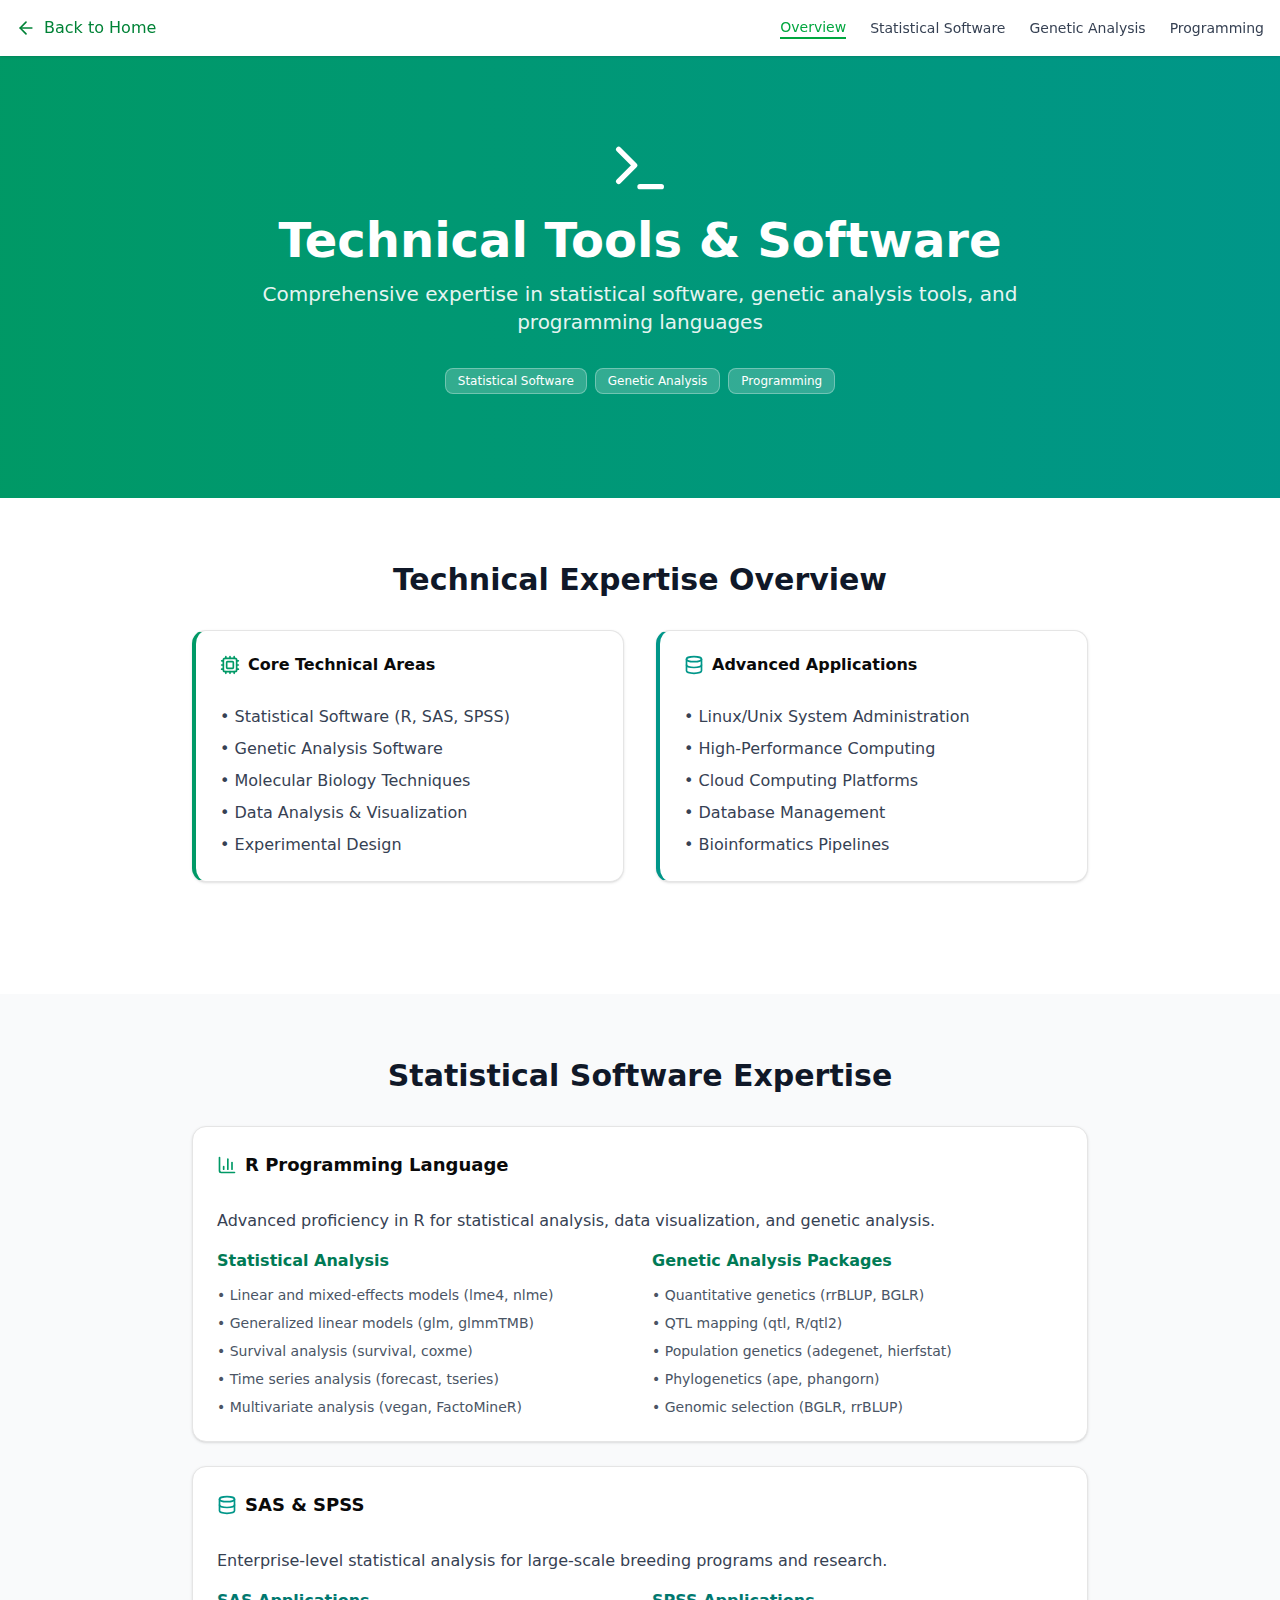
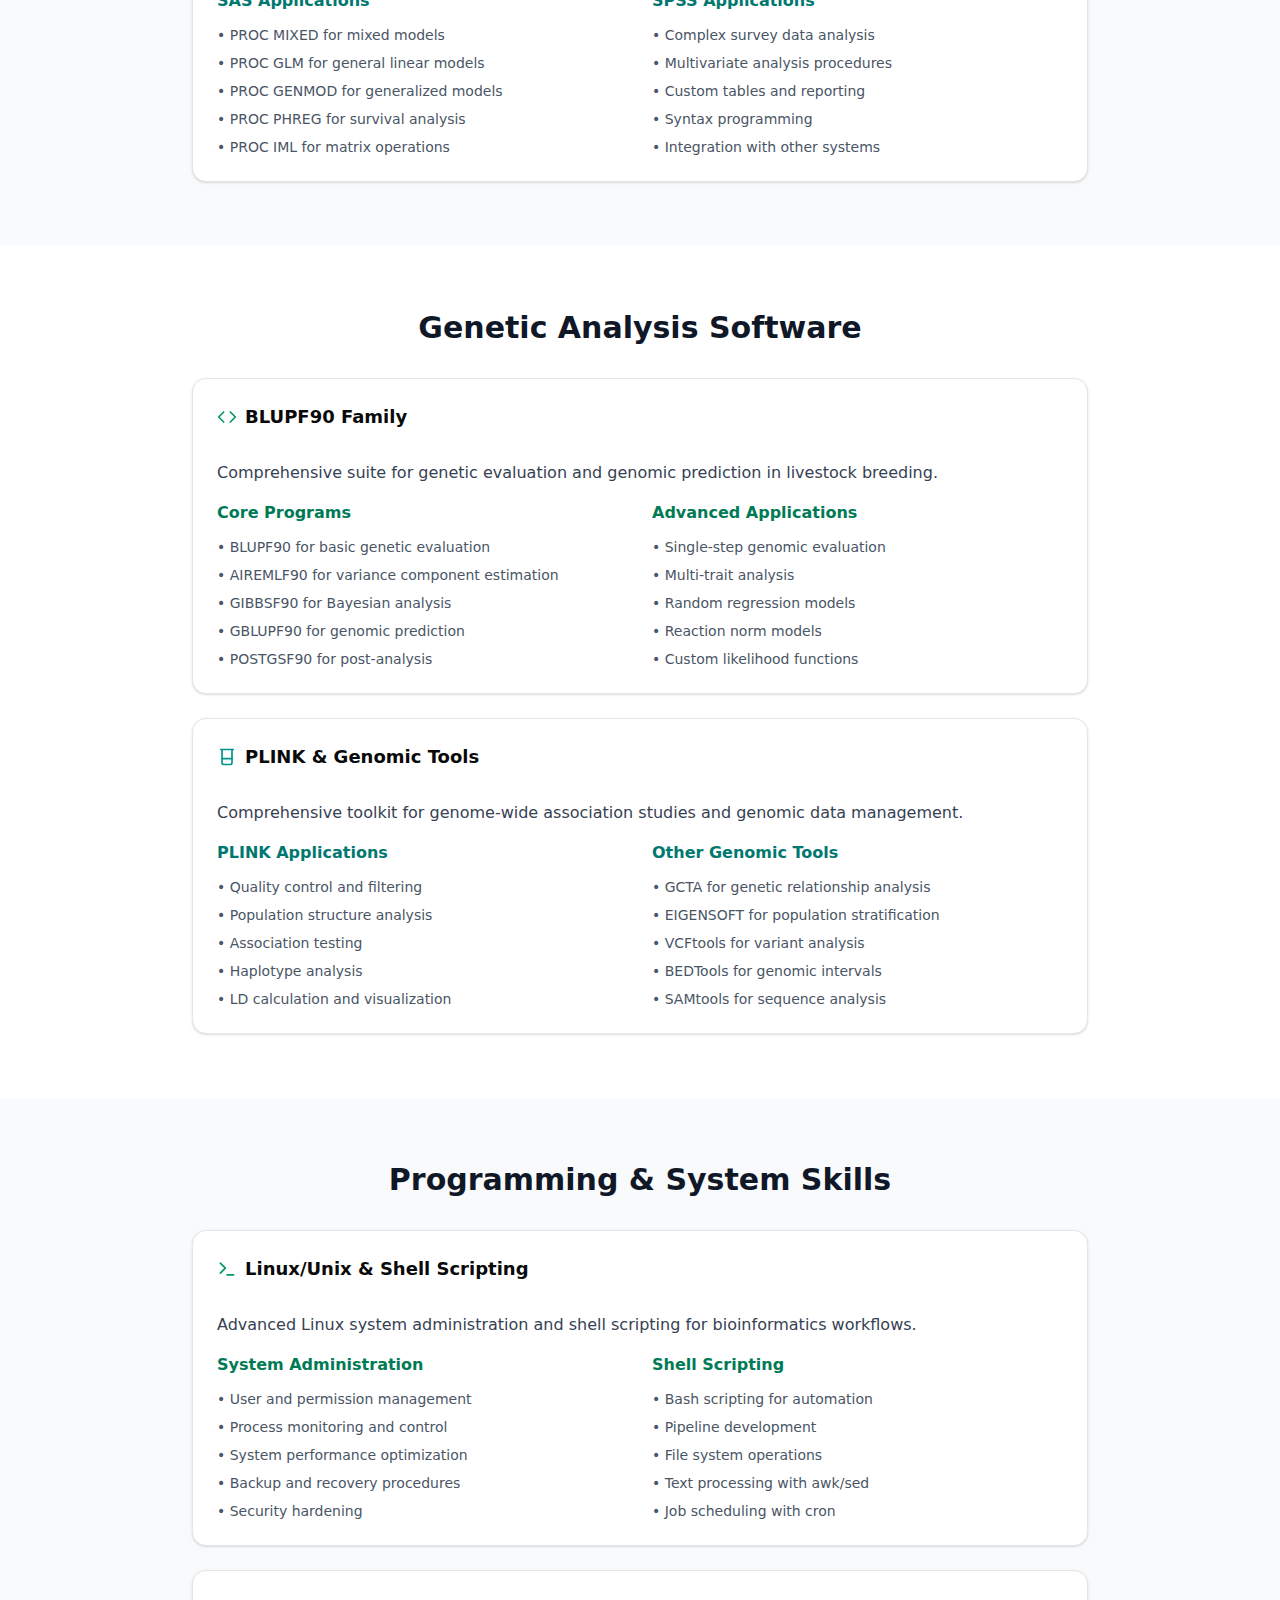
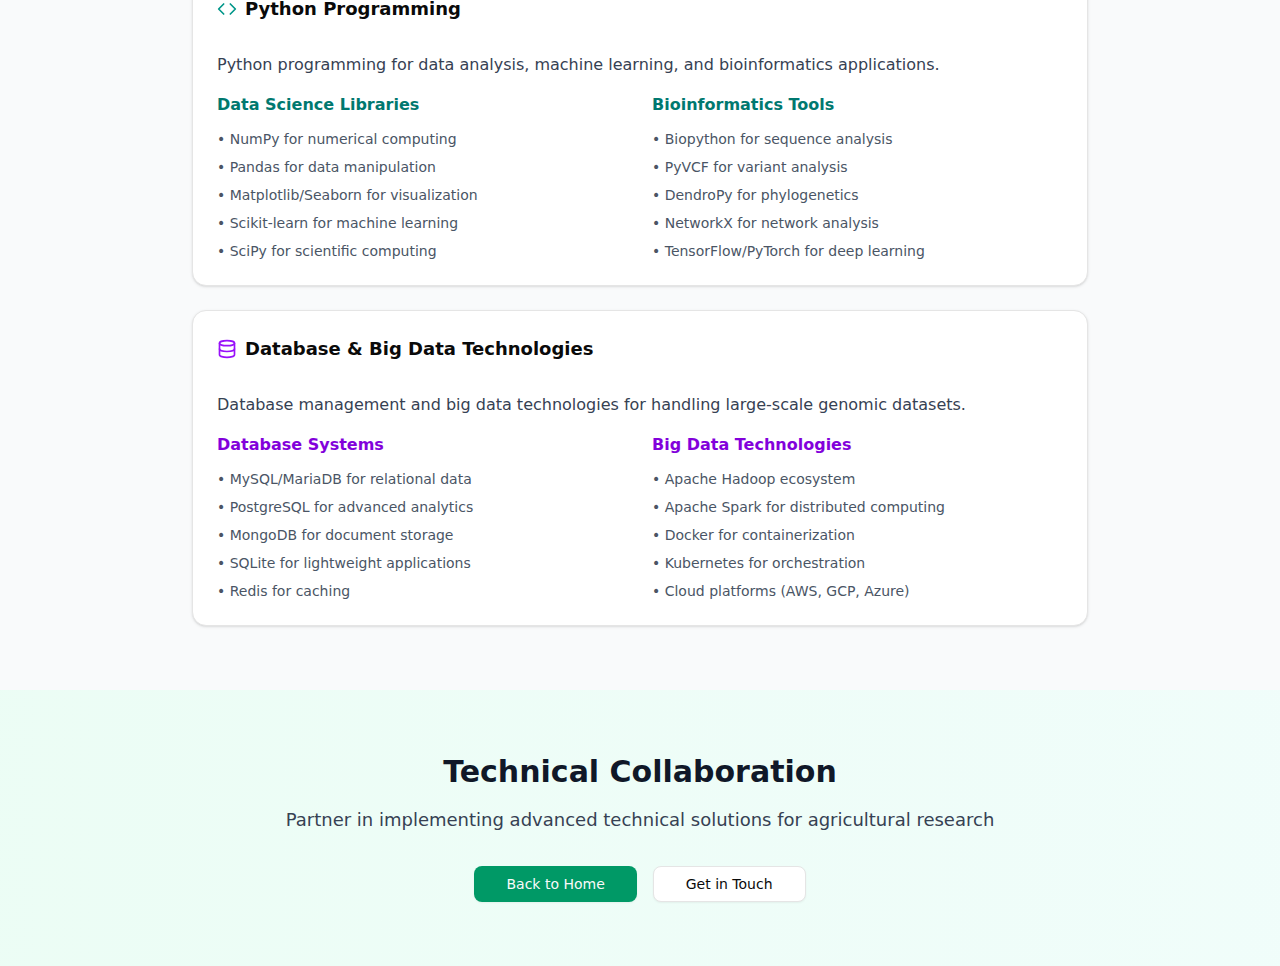
<file: skills/technical-tools/index.html>
<!DOCTYPE html><html lang="en"><head><meta charSet="utf-8"/><meta name="viewport" content="width=device-width, initial-scale=1"/><link rel="preload" href="/_next/static/media/4cf2300e9c8272f7-s.p.woff2" as="font" crossorigin="" type="font/woff2"/><link rel="preload" href="/_next/static/media/93f479601ee12b01-s.p.woff2" as="font" crossorigin="" type="font/woff2"/><link rel="stylesheet" href="/_next/static/css/de70bee13400563f.css" data-precedence="next"/><link rel="stylesheet" href="/_next/static/css/680a7fc08249eded.css" data-precedence="next"/><link rel="preload" as="script" fetchPriority="low" href="/_next/static/chunks/webpack-eef9b65c224c311c.js"/><script src="/_next/static/chunks/4bd1b696-4ad49f259c53d116.js" async=""></script><script src="/_next/static/chunks/684-e5928e48c83cbec0.js" async=""></script><script src="/_next/static/chunks/main-app-e7d4701ce2c2b529.js" async=""></script><script src="/_next/static/chunks/936-d7bcb2fd2c2f6163.js" async=""></script><script src="/_next/static/chunks/998-104c3fe2298783ff.js" async=""></script><script src="/_next/static/chunks/app/layout-f160a7d274861924.js" async=""></script><script src="/_next/static/chunks/37-d7067c54b9470417.js" async=""></script><script src="/_next/static/chunks/app/skills/technical-tools/page-c1006c03e868dec2.js" async=""></script><meta name="next-size-adjust" content=""/><title>Azize M. Abg - Plant &amp; Animal Breeding Researcher</title><meta name="description" content="Master of Integrated Plant and Animal Breeding, Master of Animal Breeding and Genetics. Research in quantitative genetics, plant breeding, and animal genetics."/><meta name="author" content="Azize M. Abg"/><meta name="keywords" content="Azize M. Abg,Plant Breeding,Animal Genetics,Quantitative Genetics,PhD Research,Breeding Sciences"/><meta property="og:title" content="Azize M. Abg - Plant &amp; Animal Breeding Researcher"/><meta property="og:description" content="Advanced research in integrated plant and animal breeding methodologies"/><meta property="og:url" content="https://azizemabg.github.io/"/><meta property="og:site_name" content="Azize M. Abg"/><meta property="og:type" content="website"/><meta name="twitter:card" content="summary_large_image"/><meta name="twitter:title" content="Azize M. Abg - Plant &amp; Animal Breeding Researcher"/><meta name="twitter:description" content="Advanced research in integrated plant and animal breeding methodologies"/><link rel="icon" href="/logo.svg"/><script>document.querySelectorAll('body link[rel="icon"], body link[rel="apple-touch-icon"]').forEach(el => document.head.appendChild(el))</script><script src="/_next/static/chunks/polyfills-42372ed130431b0a.js" noModule=""></script></head><body class="__variable_188709 __variable_9a8899 antialiased bg-background text-foreground"><div hidden=""><!--$--><!--/$--></div><div class="min-h-screen bg-gradient-to-br from-slate-50 to-slate-100"><nav class="sticky top-0 bg-white/95 backdrop-blur-sm shadow-sm z-40"><div class="container mx-auto px-4 py-4"><div class="flex items-center justify-between"><a class="flex items-center gap-2 text-green-700 hover:text-green-600 transition-colors" href="/"><svg xmlns="http://www.w3.org/2000/svg" width="24" height="24" viewBox="0 0 24 24" fill="none" stroke="currentColor" stroke-width="2" stroke-linecap="round" stroke-linejoin="round" class="lucide lucide-arrow-left w-5 h-5" aria-hidden="true"><path d="m12 19-7-7 7-7"></path><path d="M19 12H5"></path></svg><span class="font-medium">Back to Home</span></a><div class="hidden md:flex space-x-6"><button class="text-sm font-medium transition-colors hover:text-green-600 text-green-600 border-b-2 border-green-600">Overview</button><button class="text-sm font-medium transition-colors hover:text-green-600 text-gray-700">Statistical Software</button><button class="text-sm font-medium transition-colors hover:text-green-600 text-gray-700">Genetic Analysis</button><button class="text-sm font-medium transition-colors hover:text-green-600 text-gray-700">Programming</button></div></div></div></nav><section class="relative bg-gradient-to-r from-emerald-600 to-teal-600 text-white py-20"><div class="container mx-auto px-4"><div class="max-w-4xl mx-auto text-center"><div class="mb-6"><svg xmlns="http://www.w3.org/2000/svg" width="24" height="24" viewBox="0 0 24 24" fill="none" stroke="currentColor" stroke-width="2" stroke-linecap="round" stroke-linejoin="round" class="lucide lucide-terminal w-16 h-16 mx-auto mb-4" aria-hidden="true"><path d="M12 19h8"></path><path d="m4 17 6-6-6-6"></path></svg><h1 class="text-4xl md:text-5xl font-bold mb-4">Technical Tools &amp; Software</h1><p class="text-xl mb-8 opacity-90">Comprehensive expertise in statistical software, genetic analysis tools, and programming languages</p><div class="flex flex-wrap justify-center gap-2"><span data-slot="badge" class="inline-flex items-center justify-center rounded-md border text-xs font-medium w-fit whitespace-nowrap shrink-0 [&amp;&gt;svg]:size-3 gap-1 [&amp;&gt;svg]:pointer-events-none focus-visible:border-ring focus-visible:ring-ring/50 focus-visible:ring-[3px] aria-invalid:ring-destructive/20 dark:aria-invalid:ring-destructive/40 aria-invalid:border-destructive transition-[color,box-shadow] overflow-hidden [a&amp;]:hover:bg-secondary/90 px-3 py-1 bg-white/20 text-white border-white/30">Statistical Software</span><span data-slot="badge" class="inline-flex items-center justify-center rounded-md border text-xs font-medium w-fit whitespace-nowrap shrink-0 [&amp;&gt;svg]:size-3 gap-1 [&amp;&gt;svg]:pointer-events-none focus-visible:border-ring focus-visible:ring-ring/50 focus-visible:ring-[3px] aria-invalid:ring-destructive/20 dark:aria-invalid:ring-destructive/40 aria-invalid:border-destructive transition-[color,box-shadow] overflow-hidden [a&amp;]:hover:bg-secondary/90 px-3 py-1 bg-white/20 text-white border-white/30">Genetic Analysis</span><span data-slot="badge" class="inline-flex items-center justify-center rounded-md border text-xs font-medium w-fit whitespace-nowrap shrink-0 [&amp;&gt;svg]:size-3 gap-1 [&amp;&gt;svg]:pointer-events-none focus-visible:border-ring focus-visible:ring-ring/50 focus-visible:ring-[3px] aria-invalid:ring-destructive/20 dark:aria-invalid:ring-destructive/40 aria-invalid:border-destructive transition-[color,box-shadow] overflow-hidden [a&amp;]:hover:bg-secondary/90 px-3 py-1 bg-white/20 text-white border-white/30">Programming</span></div></div></div></div></section><section id="overview" class="py-16 bg-white"><div class="container mx-auto px-4"><div class="max-w-4xl mx-auto"><h2 class="text-3xl font-bold text-gray-900 mb-8 text-center">Technical Expertise Overview</h2><div class="grid md:grid-cols-2 gap-8 mb-12"><div data-slot="card" class="bg-card text-card-foreground flex flex-col gap-6 rounded-xl border py-6 shadow-sm border-l-4 border-l-emerald-600"><div data-slot="card-header" class="@container/card-header grid auto-rows-min grid-rows-[auto_auto] items-start gap-1.5 px-6 has-data-[slot=card-action]:grid-cols-[1fr_auto] [.border-b]:pb-6"><div data-slot="card-title" class="leading-none font-semibold flex items-center gap-2"><svg xmlns="http://www.w3.org/2000/svg" width="24" height="24" viewBox="0 0 24 24" fill="none" stroke="currentColor" stroke-width="2" stroke-linecap="round" stroke-linejoin="round" class="lucide lucide-cpu w-5 h-5 text-emerald-600" aria-hidden="true"><path d="M12 20v2"></path><path d="M12 2v2"></path><path d="M17 20v2"></path><path d="M17 2v2"></path><path d="M2 12h2"></path><path d="M2 17h2"></path><path d="M2 7h2"></path><path d="M20 12h2"></path><path d="M20 17h2"></path><path d="M20 7h2"></path><path d="M7 20v2"></path><path d="M7 2v2"></path><rect x="4" y="4" width="16" height="16" rx="2"></rect><rect x="8" y="8" width="8" height="8" rx="1"></rect></svg>Core Technical Areas</div></div><div data-slot="card-content" class="px-6"><ul class="space-y-2 text-gray-700"><li>• Statistical Software (R, SAS, SPSS)</li><li>• Genetic Analysis Software</li><li>• Molecular Biology Techniques</li><li>• Data Analysis &amp; Visualization</li><li>• Experimental Design</li></ul></div></div><div data-slot="card" class="bg-card text-card-foreground flex flex-col gap-6 rounded-xl border py-6 shadow-sm border-l-4 border-l-teal-600"><div data-slot="card-header" class="@container/card-header grid auto-rows-min grid-rows-[auto_auto] items-start gap-1.5 px-6 has-data-[slot=card-action]:grid-cols-[1fr_auto] [.border-b]:pb-6"><div data-slot="card-title" class="leading-none font-semibold flex items-center gap-2"><svg xmlns="http://www.w3.org/2000/svg" width="24" height="24" viewBox="0 0 24 24" fill="none" stroke="currentColor" stroke-width="2" stroke-linecap="round" stroke-linejoin="round" class="lucide lucide-database w-5 h-5 text-teal-600" aria-hidden="true"><ellipse cx="12" cy="5" rx="9" ry="3"></ellipse><path d="M3 5V19A9 3 0 0 0 21 19V5"></path><path d="M3 12A9 3 0 0 0 21 12"></path></svg>Advanced Applications</div></div><div data-slot="card-content" class="px-6"><ul class="space-y-2 text-gray-700"><li>• Linux/Unix System Administration</li><li>• High-Performance Computing</li><li>• Cloud Computing Platforms</li><li>• Database Management</li><li>• Bioinformatics Pipelines</li></ul></div></div></div></div></div></section><section id="statistical" class="py-16 bg-gray-50"><div class="container mx-auto px-4"><div class="max-w-4xl mx-auto"><h2 class="text-3xl font-bold text-gray-900 mb-8 text-center">Statistical Software Expertise</h2><div class="space-y-6"><div data-slot="card" class="bg-card text-card-foreground flex flex-col gap-6 rounded-xl border py-6 shadow-sm hover:shadow-lg transition-shadow"><div data-slot="card-header" class="@container/card-header grid auto-rows-min grid-rows-[auto_auto] items-start gap-1.5 px-6 has-data-[slot=card-action]:grid-cols-[1fr_auto] [.border-b]:pb-6"><div data-slot="card-title" class="font-semibold flex items-center gap-2 text-lg"><svg xmlns="http://www.w3.org/2000/svg" width="24" height="24" viewBox="0 0 24 24" fill="none" stroke="currentColor" stroke-width="2" stroke-linecap="round" stroke-linejoin="round" class="lucide lucide-chart-column w-5 h-5 text-emerald-600" aria-hidden="true"><path d="M3 3v16a2 2 0 0 0 2 2h16"></path><path d="M18 17V9"></path><path d="M13 17V5"></path><path d="M8 17v-3"></path></svg>R Programming Language</div></div><div data-slot="card-content" class="px-6"><p class="text-gray-700 mb-4">Advanced proficiency in R for statistical analysis, data visualization, and genetic analysis.</p><div class="grid md:grid-cols-2 gap-6"><div><h4 class="font-semibold text-emerald-700 mb-3">Statistical Analysis</h4><ul class="text-sm text-gray-600 space-y-2"><li>• Linear and mixed-effects models (lme4, nlme)</li><li>• Generalized linear models (glm, glmmTMB)</li><li>• Survival analysis (survival, coxme)</li><li>• Time series analysis (forecast, tseries)</li><li>• Multivariate analysis (vegan, FactoMineR)</li></ul></div><div><h4 class="font-semibold text-emerald-700 mb-3">Genetic Analysis Packages</h4><ul class="text-sm text-gray-600 space-y-2"><li>• Quantitative genetics (rrBLUP, BGLR)</li><li>• QTL mapping (qtl, R/qtl2)</li><li>• Population genetics (adegenet, hierfstat)</li><li>• Phylogenetics (ape, phangorn)</li><li>• Genomic selection (BGLR, rrBLUP)</li></ul></div></div></div></div><div data-slot="card" class="bg-card text-card-foreground flex flex-col gap-6 rounded-xl border py-6 shadow-sm hover:shadow-lg transition-shadow"><div data-slot="card-header" class="@container/card-header grid auto-rows-min grid-rows-[auto_auto] items-start gap-1.5 px-6 has-data-[slot=card-action]:grid-cols-[1fr_auto] [.border-b]:pb-6"><div data-slot="card-title" class="font-semibold flex items-center gap-2 text-lg"><svg xmlns="http://www.w3.org/2000/svg" width="24" height="24" viewBox="0 0 24 24" fill="none" stroke="currentColor" stroke-width="2" stroke-linecap="round" stroke-linejoin="round" class="lucide lucide-database w-5 h-5 text-teal-600" aria-hidden="true"><ellipse cx="12" cy="5" rx="9" ry="3"></ellipse><path d="M3 5V19A9 3 0 0 0 21 19V5"></path><path d="M3 12A9 3 0 0 0 21 12"></path></svg>SAS &amp; SPSS</div></div><div data-slot="card-content" class="px-6"><p class="text-gray-700 mb-4">Enterprise-level statistical analysis for large-scale breeding programs and research.</p><div class="grid md:grid-cols-2 gap-6"><div><h4 class="font-semibold text-teal-700 mb-3">SAS Applications</h4><ul class="text-sm text-gray-600 space-y-2"><li>• PROC MIXED for mixed models</li><li>• PROC GLM for general linear models</li><li>• PROC GENMOD for generalized models</li><li>• PROC PHREG for survival analysis</li><li>• PROC IML for matrix operations</li></ul></div><div><h4 class="font-semibold text-teal-700 mb-3">SPSS Applications</h4><ul class="text-sm text-gray-600 space-y-2"><li>• Complex survey data analysis</li><li>• Multivariate analysis procedures</li><li>• Custom tables and reporting</li><li>• Syntax programming</li><li>• Integration with other systems</li></ul></div></div></div></div></div></div></div></section><section id="genetic" class="py-16 bg-white"><div class="container mx-auto px-4"><div class="max-w-4xl mx-auto"><h2 class="text-3xl font-bold text-gray-900 mb-8 text-center">Genetic Analysis Software</h2><div class="space-y-6"><div data-slot="card" class="bg-card text-card-foreground flex flex-col gap-6 rounded-xl border py-6 shadow-sm hover:shadow-lg transition-shadow"><div data-slot="card-header" class="@container/card-header grid auto-rows-min grid-rows-[auto_auto] items-start gap-1.5 px-6 has-data-[slot=card-action]:grid-cols-[1fr_auto] [.border-b]:pb-6"><div data-slot="card-title" class="font-semibold flex items-center gap-2 text-lg"><svg xmlns="http://www.w3.org/2000/svg" width="24" height="24" viewBox="0 0 24 24" fill="none" stroke="currentColor" stroke-width="2" stroke-linecap="round" stroke-linejoin="round" class="lucide lucide-code w-5 h-5 text-emerald-600" aria-hidden="true"><path d="m16 18 6-6-6-6"></path><path d="m8 6-6 6 6 6"></path></svg>BLUPF90 Family</div></div><div data-slot="card-content" class="px-6"><p class="text-gray-700 mb-4">Comprehensive suite for genetic evaluation and genomic prediction in livestock breeding.</p><div class="grid md:grid-cols-2 gap-6"><div><h4 class="font-semibold text-emerald-700 mb-3">Core Programs</h4><ul class="text-sm text-gray-600 space-y-2"><li>• BLUPF90 for basic genetic evaluation</li><li>• AIREMLF90 for variance component estimation</li><li>• GIBBSF90 for Bayesian analysis</li><li>• GBLUPF90 for genomic prediction</li><li>• POSTGSF90 for post-analysis</li></ul></div><div><h4 class="font-semibold text-emerald-700 mb-3">Advanced Applications</h4><ul class="text-sm text-gray-600 space-y-2"><li>• Single-step genomic evaluation</li><li>• Multi-trait analysis</li><li>• Random regression models</li><li>• Reaction norm models</li><li>• Custom likelihood functions</li></ul></div></div></div></div><div data-slot="card" class="bg-card text-card-foreground flex flex-col gap-6 rounded-xl border py-6 shadow-sm hover:shadow-lg transition-shadow"><div data-slot="card-header" class="@container/card-header grid auto-rows-min grid-rows-[auto_auto] items-start gap-1.5 px-6 has-data-[slot=card-action]:grid-cols-[1fr_auto] [.border-b]:pb-6"><div data-slot="card-title" class="font-semibold flex items-center gap-2 text-lg"><svg xmlns="http://www.w3.org/2000/svg" width="24" height="24" viewBox="0 0 24 24" fill="none" stroke="currentColor" stroke-width="2" stroke-linecap="round" stroke-linejoin="round" class="lucide lucide-beaker w-5 h-5 text-teal-600" aria-hidden="true"><path d="M4.5 3h15"></path><path d="M6 3v16a2 2 0 0 0 2 2h8a2 2 0 0 0 2-2V3"></path><path d="M6 14h12"></path></svg>PLINK &amp; Genomic Tools</div></div><div data-slot="card-content" class="px-6"><p class="text-gray-700 mb-4">Comprehensive toolkit for genome-wide association studies and genomic data management.</p><div class="grid md:grid-cols-2 gap-6"><div><h4 class="font-semibold text-teal-700 mb-3">PLINK Applications</h4><ul class="text-sm text-gray-600 space-y-2"><li>• Quality control and filtering</li><li>• Population structure analysis</li><li>• Association testing</li><li>• Haplotype analysis</li><li>• LD calculation and visualization</li></ul></div><div><h4 class="font-semibold text-teal-700 mb-3">Other Genomic Tools</h4><ul class="text-sm text-gray-600 space-y-2"><li>• GCTA for genetic relationship analysis</li><li>• EIGENSOFT for population stratification</li><li>• VCFtools for variant analysis</li><li>• BEDTools for genomic intervals</li><li>• SAMtools for sequence analysis</li></ul></div></div></div></div></div></div></div></section><section id="programming" class="py-16 bg-gray-50"><div class="container mx-auto px-4"><div class="max-w-4xl mx-auto"><h2 class="text-3xl font-bold text-gray-900 mb-8 text-center">Programming &amp; System Skills</h2><div class="space-y-6"><div data-slot="card" class="bg-card text-card-foreground flex flex-col gap-6 rounded-xl border py-6 shadow-sm hover:shadow-lg transition-shadow"><div data-slot="card-header" class="@container/card-header grid auto-rows-min grid-rows-[auto_auto] items-start gap-1.5 px-6 has-data-[slot=card-action]:grid-cols-[1fr_auto] [.border-b]:pb-6"><div data-slot="card-title" class="font-semibold flex items-center gap-2 text-lg"><svg xmlns="http://www.w3.org/2000/svg" width="24" height="24" viewBox="0 0 24 24" fill="none" stroke="currentColor" stroke-width="2" stroke-linecap="round" stroke-linejoin="round" class="lucide lucide-terminal w-5 h-5 text-emerald-600" aria-hidden="true"><path d="M12 19h8"></path><path d="m4 17 6-6-6-6"></path></svg>Linux/Unix &amp; Shell Scripting</div></div><div data-slot="card-content" class="px-6"><p class="text-gray-700 mb-4">Advanced Linux system administration and shell scripting for bioinformatics workflows.</p><div class="grid md:grid-cols-2 gap-6"><div><h4 class="font-semibold text-emerald-700 mb-3">System Administration</h4><ul class="text-sm text-gray-600 space-y-2"><li>• User and permission management</li><li>• Process monitoring and control</li><li>• System performance optimization</li><li>• Backup and recovery procedures</li><li>• Security hardening</li></ul></div><div><h4 class="font-semibold text-emerald-700 mb-3">Shell Scripting</h4><ul class="text-sm text-gray-600 space-y-2"><li>• Bash scripting for automation</li><li>• Pipeline development</li><li>• File system operations</li><li>• Text processing with awk/sed</li><li>• Job scheduling with cron</li></ul></div></div></div></div><div data-slot="card" class="bg-card text-card-foreground flex flex-col gap-6 rounded-xl border py-6 shadow-sm hover:shadow-lg transition-shadow"><div data-slot="card-header" class="@container/card-header grid auto-rows-min grid-rows-[auto_auto] items-start gap-1.5 px-6 has-data-[slot=card-action]:grid-cols-[1fr_auto] [.border-b]:pb-6"><div data-slot="card-title" class="font-semibold flex items-center gap-2 text-lg"><svg xmlns="http://www.w3.org/2000/svg" width="24" height="24" viewBox="0 0 24 24" fill="none" stroke="currentColor" stroke-width="2" stroke-linecap="round" stroke-linejoin="round" class="lucide lucide-code w-5 h-5 text-teal-600" aria-hidden="true"><path d="m16 18 6-6-6-6"></path><path d="m8 6-6 6 6 6"></path></svg>Python Programming</div></div><div data-slot="card-content" class="px-6"><p class="text-gray-700 mb-4">Python programming for data analysis, machine learning, and bioinformatics applications.</p><div class="grid md:grid-cols-2 gap-6"><div><h4 class="font-semibold text-teal-700 mb-3">Data Science Libraries</h4><ul class="text-sm text-gray-600 space-y-2"><li>• NumPy for numerical computing</li><li>• Pandas for data manipulation</li><li>• Matplotlib/Seaborn for visualization</li><li>• Scikit-learn for machine learning</li><li>• SciPy for scientific computing</li></ul></div><div><h4 class="font-semibold text-teal-700 mb-3">Bioinformatics Tools</h4><ul class="text-sm text-gray-600 space-y-2"><li>• Biopython for sequence analysis</li><li>• PyVCF for variant analysis</li><li>• DendroPy for phylogenetics</li><li>• NetworkX for network analysis</li><li>• TensorFlow/PyTorch for deep learning</li></ul></div></div></div></div><div data-slot="card" class="bg-card text-card-foreground flex flex-col gap-6 rounded-xl border py-6 shadow-sm hover:shadow-lg transition-shadow"><div data-slot="card-header" class="@container/card-header grid auto-rows-min grid-rows-[auto_auto] items-start gap-1.5 px-6 has-data-[slot=card-action]:grid-cols-[1fr_auto] [.border-b]:pb-6"><div data-slot="card-title" class="font-semibold flex items-center gap-2 text-lg"><svg xmlns="http://www.w3.org/2000/svg" width="24" height="24" viewBox="0 0 24 24" fill="none" stroke="currentColor" stroke-width="2" stroke-linecap="round" stroke-linejoin="round" class="lucide lucide-database w-5 h-5 text-purple-600" aria-hidden="true"><ellipse cx="12" cy="5" rx="9" ry="3"></ellipse><path d="M3 5V19A9 3 0 0 0 21 19V5"></path><path d="M3 12A9 3 0 0 0 21 12"></path></svg>Database &amp; Big Data Technologies</div></div><div data-slot="card-content" class="px-6"><p class="text-gray-700 mb-4">Database management and big data technologies for handling large-scale genomic datasets.</p><div class="grid md:grid-cols-2 gap-6"><div><h4 class="font-semibold text-purple-700 mb-3">Database Systems</h4><ul class="text-sm text-gray-600 space-y-2"><li>• MySQL/MariaDB for relational data</li><li>• PostgreSQL for advanced analytics</li><li>• MongoDB for document storage</li><li>• SQLite for lightweight applications</li><li>• Redis for caching</li></ul></div><div><h4 class="font-semibold text-purple-700 mb-3">Big Data Technologies</h4><ul class="text-sm text-gray-600 space-y-2"><li>• Apache Hadoop ecosystem</li><li>• Apache Spark for distributed computing</li><li>• Docker for containerization</li><li>• Kubernetes for orchestration</li><li>• Cloud platforms (AWS, GCP, Azure)</li></ul></div></div></div></div></div></div></div></section><section class="py-16 bg-gradient-to-r from-emerald-50 to-teal-50"><div class="container mx-auto px-4 text-center"><h2 class="text-3xl font-bold text-gray-900 mb-4">Technical Collaboration</h2><p class="text-lg text-gray-700 mb-8">Partner in implementing advanced technical solutions for agricultural research</p><div class="flex flex-col sm:flex-row justify-center gap-4"><a href="/"><button data-slot="button" class="inline-flex items-center justify-center gap-2 whitespace-nowrap rounded-md text-sm font-medium transition-all disabled:pointer-events-none disabled:opacity-50 [&amp;_svg]:pointer-events-none [&amp;_svg:not([class*=&#x27;size-&#x27;])]:size-4 shrink-0 [&amp;_svg]:shrink-0 outline-none focus-visible:border-ring focus-visible:ring-ring/50 focus-visible:ring-[3px] aria-invalid:ring-destructive/20 dark:aria-invalid:ring-destructive/40 aria-invalid:border-destructive text-primary-foreground shadow-xs h-9 has-[&gt;svg]:px-3 bg-emerald-600 hover:bg-emerald-700 px-8 py-3">Back to Home</button></a><a href="/contact/"><button data-slot="button" class="inline-flex items-center justify-center gap-2 whitespace-nowrap rounded-md text-sm font-medium transition-all disabled:pointer-events-none disabled:opacity-50 [&amp;_svg]:pointer-events-none [&amp;_svg:not([class*=&#x27;size-&#x27;])]:size-4 shrink-0 [&amp;_svg]:shrink-0 outline-none focus-visible:border-ring focus-visible:ring-ring/50 focus-visible:ring-[3px] aria-invalid:ring-destructive/20 dark:aria-invalid:ring-destructive/40 aria-invalid:border-destructive border bg-background shadow-xs hover:bg-accent hover:text-accent-foreground dark:bg-input/30 dark:border-input dark:hover:bg-input/50 h-9 has-[&gt;svg]:px-3 px-8 py-3">Get in Touch</button></a></div></div></section></div><!--$--><!--/$--><div role="region" aria-label="Notifications (F8)" tabindex="-1" style="pointer-events:none"><ol tabindex="-1" class="fixed top-0 z-[100] flex max-h-screen w-full flex-col-reverse p-4 sm:bottom-0 sm:right-0 sm:top-auto sm:flex-col md:max-w-[420px]"></ol></div><script src="/_next/static/chunks/webpack-eef9b65c224c311c.js" async=""></script><script>(self.__next_f=self.__next_f||[]).push([0])</script><script>self.__next_f.push([1,"1:\"$Sreact.fragment\"\n2:I[7555,[],\"\"]\n3:I[1295,[],\"\"]\n4:I[7323,[\"936\",\"static/chunks/936-d7bcb2fd2c2f6163.js\",\"998\",\"static/chunks/998-104c3fe2298783ff.js\",\"177\",\"static/chunks/app/layout-f160a7d274861924.js\"],\"Toaster\"]\n5:I[894,[],\"ClientPageRoot\"]\n6:I[2288,[\"936\",\"static/chunks/936-d7bcb2fd2c2f6163.js\",\"37\",\"static/chunks/37-d7067c54b9470417.js\",\"939\",\"static/chunks/app/skills/technical-tools/page-c1006c03e868dec2.js\"],\"default\"]\n9:I[9665,[],\"OutletBoundary\"]\nc:I[4911,[],\"AsyncMetadataOutlet\"]\ne:I[9665,[],\"ViewportBoundary\"]\n10:I[9665,[],\"MetadataBoundary\"]\n12:I[6614,[],\"\"]\n:HL[\"/_next/static/media/4cf2300e9c8272f7-s.p.woff2\",\"font\",{\"crossOrigin\":\"\",\"type\":\"font/woff2\"}]\n:HL[\"/_next/static/media/93f479601ee12b01-s.p.woff2\",\"font\",{\"crossOrigin\":\"\",\"type\":\"font/woff2\"}]\n:HL[\"/_next/static/css/de70bee13400563f.css\",\"style\"]\n:HL[\"/_next/static/css/680a7fc08249eded.css\",\"style\"]\n"])</script><script>self.__next_f.push([1,"0:{\"P\":null,\"b\":\"PK6CWD5hVHqE5wk-uCUZJ\",\"p\":\"\",\"c\":[\"\",\"skills\",\"technical-tools\",\"\"],\"i\":false,\"f\":[[[\"\",{\"children\":[\"skills\",{\"children\":[\"technical-tools\",{\"children\":[\"__PAGE__\",{}]}]}]},\"$undefined\",\"$undefined\",true],[\"\",[\"$\",\"$1\",\"c\",{\"children\":[[[\"$\",\"link\",\"0\",{\"rel\":\"stylesheet\",\"href\":\"/_next/static/css/de70bee13400563f.css\",\"precedence\":\"next\",\"crossOrigin\":\"$undefined\",\"nonce\":\"$undefined\"}],[\"$\",\"link\",\"1\",{\"rel\":\"stylesheet\",\"href\":\"/_next/static/css/680a7fc08249eded.css\",\"precedence\":\"next\",\"crossOrigin\":\"$undefined\",\"nonce\":\"$undefined\"}]],[\"$\",\"html\",null,{\"lang\":\"en\",\"suppressHydrationWarning\":true,\"children\":[\"$\",\"body\",null,{\"className\":\"__variable_188709 __variable_9a8899 antialiased bg-background text-foreground\",\"children\":[[\"$\",\"$L2\",null,{\"parallelRouterKey\":\"children\",\"error\":\"$undefined\",\"errorStyles\":\"$undefined\",\"errorScripts\":\"$undefined\",\"template\":[\"$\",\"$L3\",null,{}],\"templateStyles\":\"$undefined\",\"templateScripts\":\"$undefined\",\"notFound\":[[[\"$\",\"title\",null,{\"children\":\"404: This page could not be found.\"}],[\"$\",\"div\",null,{\"style\":{\"fontFamily\":\"system-ui,\\\"Segoe UI\\\",Roboto,Helvetica,Arial,sans-serif,\\\"Apple Color Emoji\\\",\\\"Segoe UI Emoji\\\"\",\"height\":\"100vh\",\"textAlign\":\"center\",\"display\":\"flex\",\"flexDirection\":\"column\",\"alignItems\":\"center\",\"justifyContent\":\"center\"},\"children\":[\"$\",\"div\",null,{\"children\":[[\"$\",\"style\",null,{\"dangerouslySetInnerHTML\":{\"__html\":\"body{color:#000;background:#fff;margin:0}.next-error-h1{border-right:1px solid rgba(0,0,0,.3)}@media (prefers-color-scheme:dark){body{color:#fff;background:#000}.next-error-h1{border-right:1px solid rgba(255,255,255,.3)}}\"}}],[\"$\",\"h1\",null,{\"className\":\"next-error-h1\",\"style\":{\"display\":\"inline-block\",\"margin\":\"0 20px 0 0\",\"padding\":\"0 23px 0 0\",\"fontSize\":24,\"fontWeight\":500,\"verticalAlign\":\"top\",\"lineHeight\":\"49px\"},\"children\":404}],[\"$\",\"div\",null,{\"style\":{\"display\":\"inline-block\"},\"children\":[\"$\",\"h2\",null,{\"style\":{\"fontSize\":14,\"fontWeight\":400,\"lineHeight\":\"49px\",\"margin\":0},\"children\":\"This page could not be found.\"}]}]]}]}]],[]],\"forbidden\":\"$undefined\",\"unauthorized\":\"$undefined\"}],[\"$\",\"$L4\",null,{}]]}]}]]}],{\"children\":[\"skills\",[\"$\",\"$1\",\"c\",{\"children\":[null,[\"$\",\"$L2\",null,{\"parallelRouterKey\":\"children\",\"error\":\"$undefined\",\"errorStyles\":\"$undefined\",\"errorScripts\":\"$undefined\",\"template\":[\"$\",\"$L3\",null,{}],\"templateStyles\":\"$undefined\",\"templateScripts\":\"$undefined\",\"notFound\":\"$undefined\",\"forbidden\":\"$undefined\",\"unauthorized\":\"$undefined\"}]]}],{\"children\":[\"technical-tools\",[\"$\",\"$1\",\"c\",{\"children\":[null,[\"$\",\"$L2\",null,{\"parallelRouterKey\":\"children\",\"error\":\"$undefined\",\"errorStyles\":\"$undefined\",\"errorScripts\":\"$undefined\",\"template\":[\"$\",\"$L3\",null,{}],\"templateStyles\":\"$undefined\",\"templateScripts\":\"$undefined\",\"notFound\":\"$undefined\",\"forbidden\":\"$undefined\",\"unauthorized\":\"$undefined\"}]]}],{\"children\":[\"__PAGE__\",[\"$\",\"$1\",\"c\",{\"children\":[[\"$\",\"$L5\",null,{\"Component\":\"$6\",\"searchParams\":{},\"params\":{},\"promises\":[\"$@7\",\"$@8\"]}],null,[\"$\",\"$L9\",null,{\"children\":[\"$La\",\"$Lb\",[\"$\",\"$Lc\",null,{\"promise\":\"$@d\"}]]}]]}],{},null,false]},null,false]},null,false]},null,false],[\"$\",\"$1\",\"h\",{\"children\":[null,[\"$\",\"$1\",\"1jq0ovSBJ54gfp6oSxKFHv\",{\"children\":[[\"$\",\"$Le\",null,{\"children\":\"$Lf\"}],[\"$\",\"meta\",null,{\"name\":\"next-size-adjust\",\"content\":\"\"}]]}],[\"$\",\"$L10\",null,{\"children\":\"$L11\"}]]}],false]],\"m\":\"$undefined\",\"G\":[\"$12\",\"$undefined\"],\"s\":false,\"S\":true}\n"])</script><script>self.__next_f.push([1,"13:\"$Sreact.suspense\"\n14:I[4911,[],\"AsyncMetadata\"]\n7:{}\n8:{}\n11:[\"$\",\"div\",null,{\"hidden\":true,\"children\":[\"$\",\"$13\",null,{\"fallback\":null,\"children\":[\"$\",\"$L14\",null,{\"promise\":\"$@15\"}]}]}]\n"])</script><script>self.__next_f.push([1,"b:null\n"])</script><script>self.__next_f.push([1,"f:[[\"$\",\"meta\",\"0\",{\"charSet\":\"utf-8\"}],[\"$\",\"meta\",\"1\",{\"name\":\"viewport\",\"content\":\"width=device-width, initial-scale=1\"}]]\na:null\n"])</script><script>self.__next_f.push([1,"d:{\"metadata\":[[\"$\",\"title\",\"0\",{\"children\":\"Azize M. Abg - Plant \u0026 Animal Breeding Researcher\"}],[\"$\",\"meta\",\"1\",{\"name\":\"description\",\"content\":\"Master of Integrated Plant and Animal Breeding, Master of Animal Breeding and Genetics. Research in quantitative genetics, plant breeding, and animal genetics.\"}],[\"$\",\"meta\",\"2\",{\"name\":\"author\",\"content\":\"Azize M. Abg\"}],[\"$\",\"meta\",\"3\",{\"name\":\"keywords\",\"content\":\"Azize M. Abg,Plant Breeding,Animal Genetics,Quantitative Genetics,PhD Research,Breeding Sciences\"}],[\"$\",\"meta\",\"4\",{\"property\":\"og:title\",\"content\":\"Azize M. Abg - Plant \u0026 Animal Breeding Researcher\"}],[\"$\",\"meta\",\"5\",{\"property\":\"og:description\",\"content\":\"Advanced research in integrated plant and animal breeding methodologies\"}],[\"$\",\"meta\",\"6\",{\"property\":\"og:url\",\"content\":\"https://azizemabg.github.io/\"}],[\"$\",\"meta\",\"7\",{\"property\":\"og:site_name\",\"content\":\"Azize M. Abg\"}],[\"$\",\"meta\",\"8\",{\"property\":\"og:type\",\"content\":\"website\"}],[\"$\",\"meta\",\"9\",{\"name\":\"twitter:card\",\"content\":\"summary_large_image\"}],[\"$\",\"meta\",\"10\",{\"name\":\"twitter:title\",\"content\":\"Azize M. Abg - Plant \u0026 Animal Breeding Researcher\"}],[\"$\",\"meta\",\"11\",{\"name\":\"twitter:description\",\"content\":\"Advanced research in integrated plant and animal breeding methodologies\"}],[\"$\",\"link\",\"12\",{\"rel\":\"icon\",\"href\":\"/logo.svg\"}]],\"error\":null,\"digest\":\"$undefined\"}\n15:{\"metadata\":\"$d:metadata\",\"error\":null,\"digest\":\"$undefined\"}\n"])</script></body></html>
</file>
<file: _next/static/css/de70bee13400563f.css>
@font-face{font-family:Geist;font-style:normal;font-weight:100 900;font-display:swap;src:url(/_next/static/media/8d697b304b401681-s.woff2) format("woff2");unicode-range:u+0301,u+0400-045f,u+0490-0491,u+04b0-04b1,u+2116}@font-face{font-family:Geist;font-style:normal;font-weight:100 900;font-display:swap;src:url(/_next/static/media/ba015fad6dcf6784-s.woff2) format("woff2");unicode-range:u+0100-02ba,u+02bd-02c5,u+02c7-02cc,u+02ce-02d7,u+02dd-02ff,u+0304,u+0308,u+0329,u+1d00-1dbf,u+1e00-1e9f,u+1ef2-1eff,u+2020,u+20a0-20ab,u+20ad-20c0,u+2113,u+2c60-2c7f,u+a720-a7ff}@font-face{font-family:Geist;font-style:normal;font-weight:100 900;font-display:swap;src:url(/_next/static/media/4cf2300e9c8272f7-s.p.woff2) format("woff2");unicode-range:u+00??,u+0131,u+0152-0153,u+02bb-02bc,u+02c6,u+02da,u+02dc,u+0304,u+0308,u+0329,u+2000-206f,u+20ac,u+2122,u+2191,u+2193,u+2212,u+2215,u+feff,u+fffd}@font-face{font-family:Geist Fallback;src:local("Arial");ascent-override:95.94%;descent-override:28.16%;line-gap-override:0.00%;size-adjust:104.76%}.__className_188709{font-family:Geist,Geist Fallback;font-style:normal}.__variable_188709{--font-geist-sans:"Geist","Geist Fallback"}@font-face{font-family:Geist Mono;font-style:normal;font-weight:100 900;font-display:swap;src:url(/_next/static/media/9610d9e46709d722-s.woff2) format("woff2");unicode-range:u+0301,u+0400-045f,u+0490-0491,u+04b0-04b1,u+2116}@font-face{font-family:Geist Mono;font-style:normal;font-weight:100 900;font-display:swap;src:url(/_next/static/media/747892c23ea88013-s.woff2) format("woff2");unicode-range:u+0100-02ba,u+02bd-02c5,u+02c7-02cc,u+02ce-02d7,u+02dd-02ff,u+0304,u+0308,u+0329,u+1d00-1dbf,u+1e00-1e9f,u+1ef2-1eff,u+2020,u+20a0-20ab,u+20ad-20c0,u+2113,u+2c60-2c7f,u+a720-a7ff}@font-face{font-family:Geist Mono;font-style:normal;font-weight:100 900;font-display:swap;src:url(/_next/static/media/93f479601ee12b01-s.p.woff2) format("woff2");unicode-range:u+00??,u+0131,u+0152-0153,u+02bb-02bc,u+02c6,u+02da,u+02dc,u+0304,u+0308,u+0329,u+2000-206f,u+20ac,u+2122,u+2191,u+2193,u+2212,u+2215,u+feff,u+fffd}@font-face{font-family:Geist Mono Fallback;src:local("Arial");ascent-override:74.67%;descent-override:21.92%;line-gap-override:0.00%;size-adjust:134.59%}.__className_9a8899{font-family:Geist Mono,Geist Mono Fallback;font-style:normal}.__variable_9a8899{--font-geist-mono:"Geist Mono","Geist Mono Fallback"}
</file>
